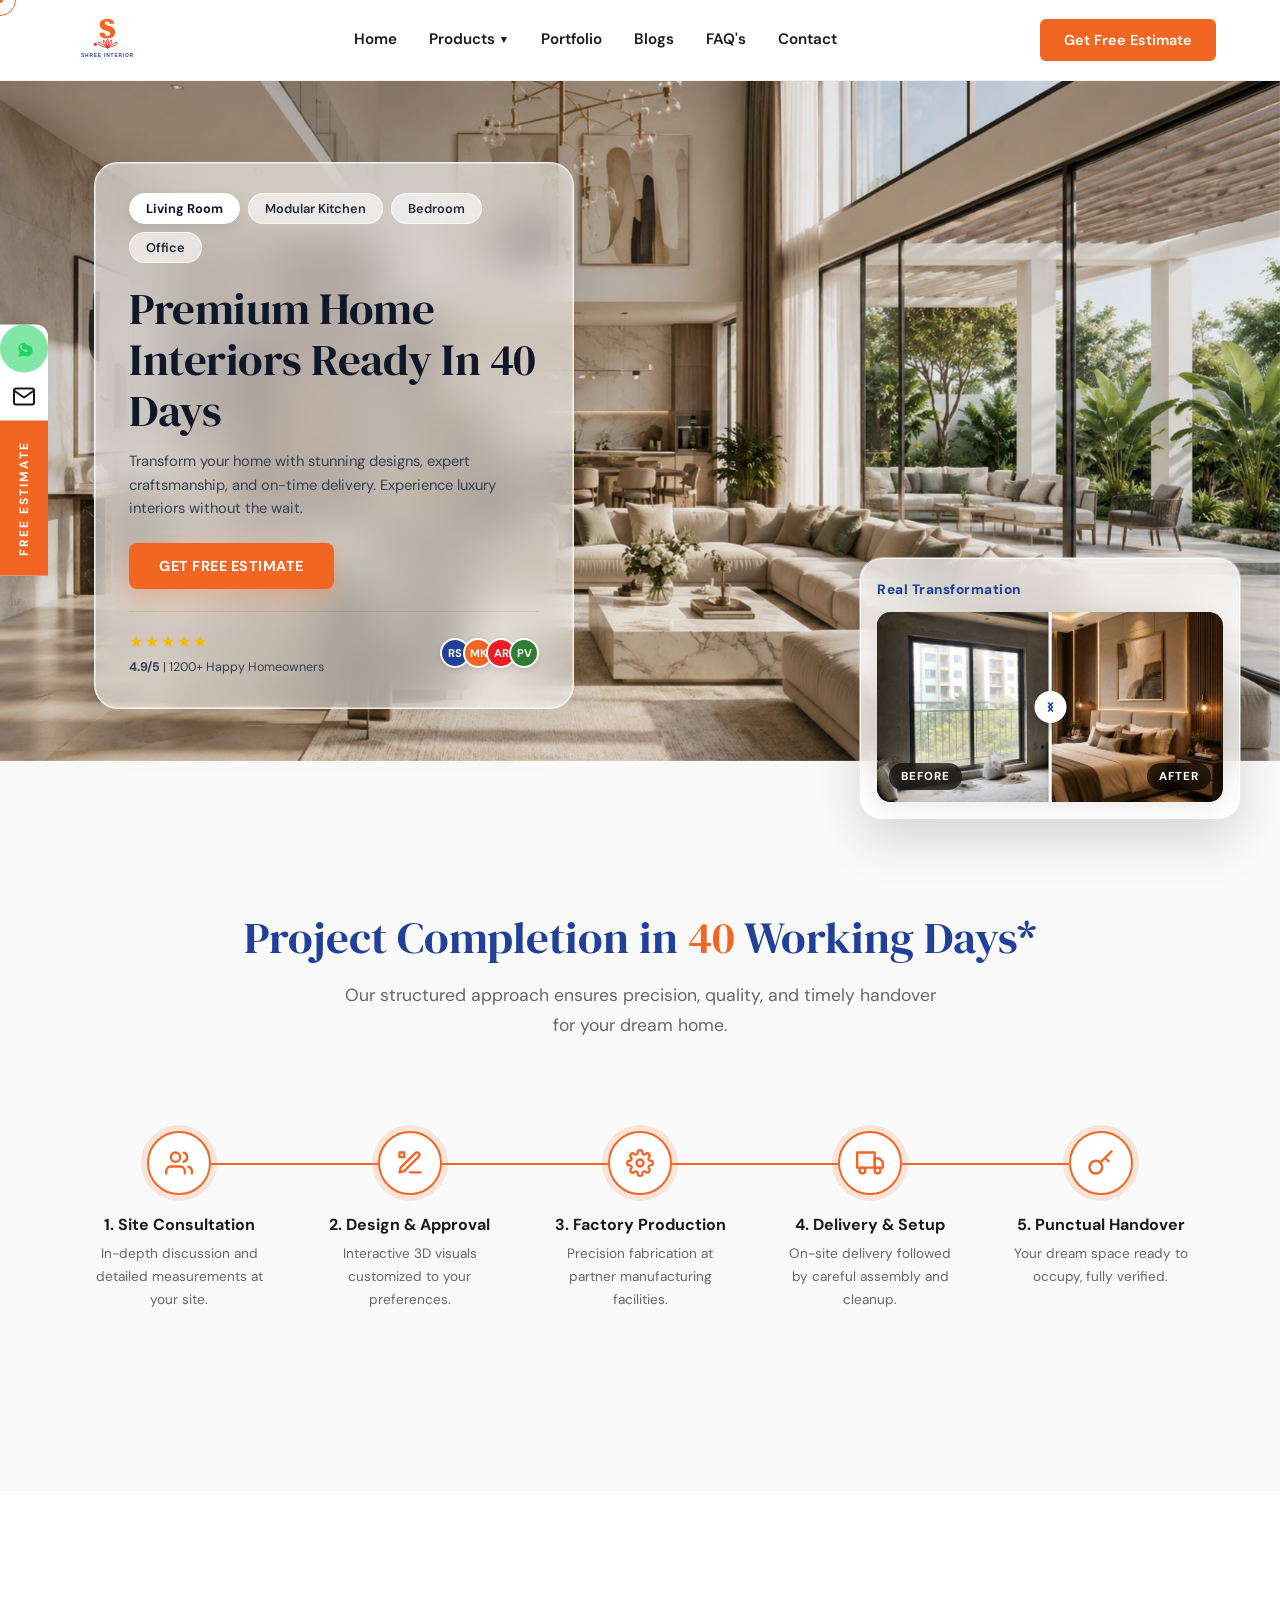
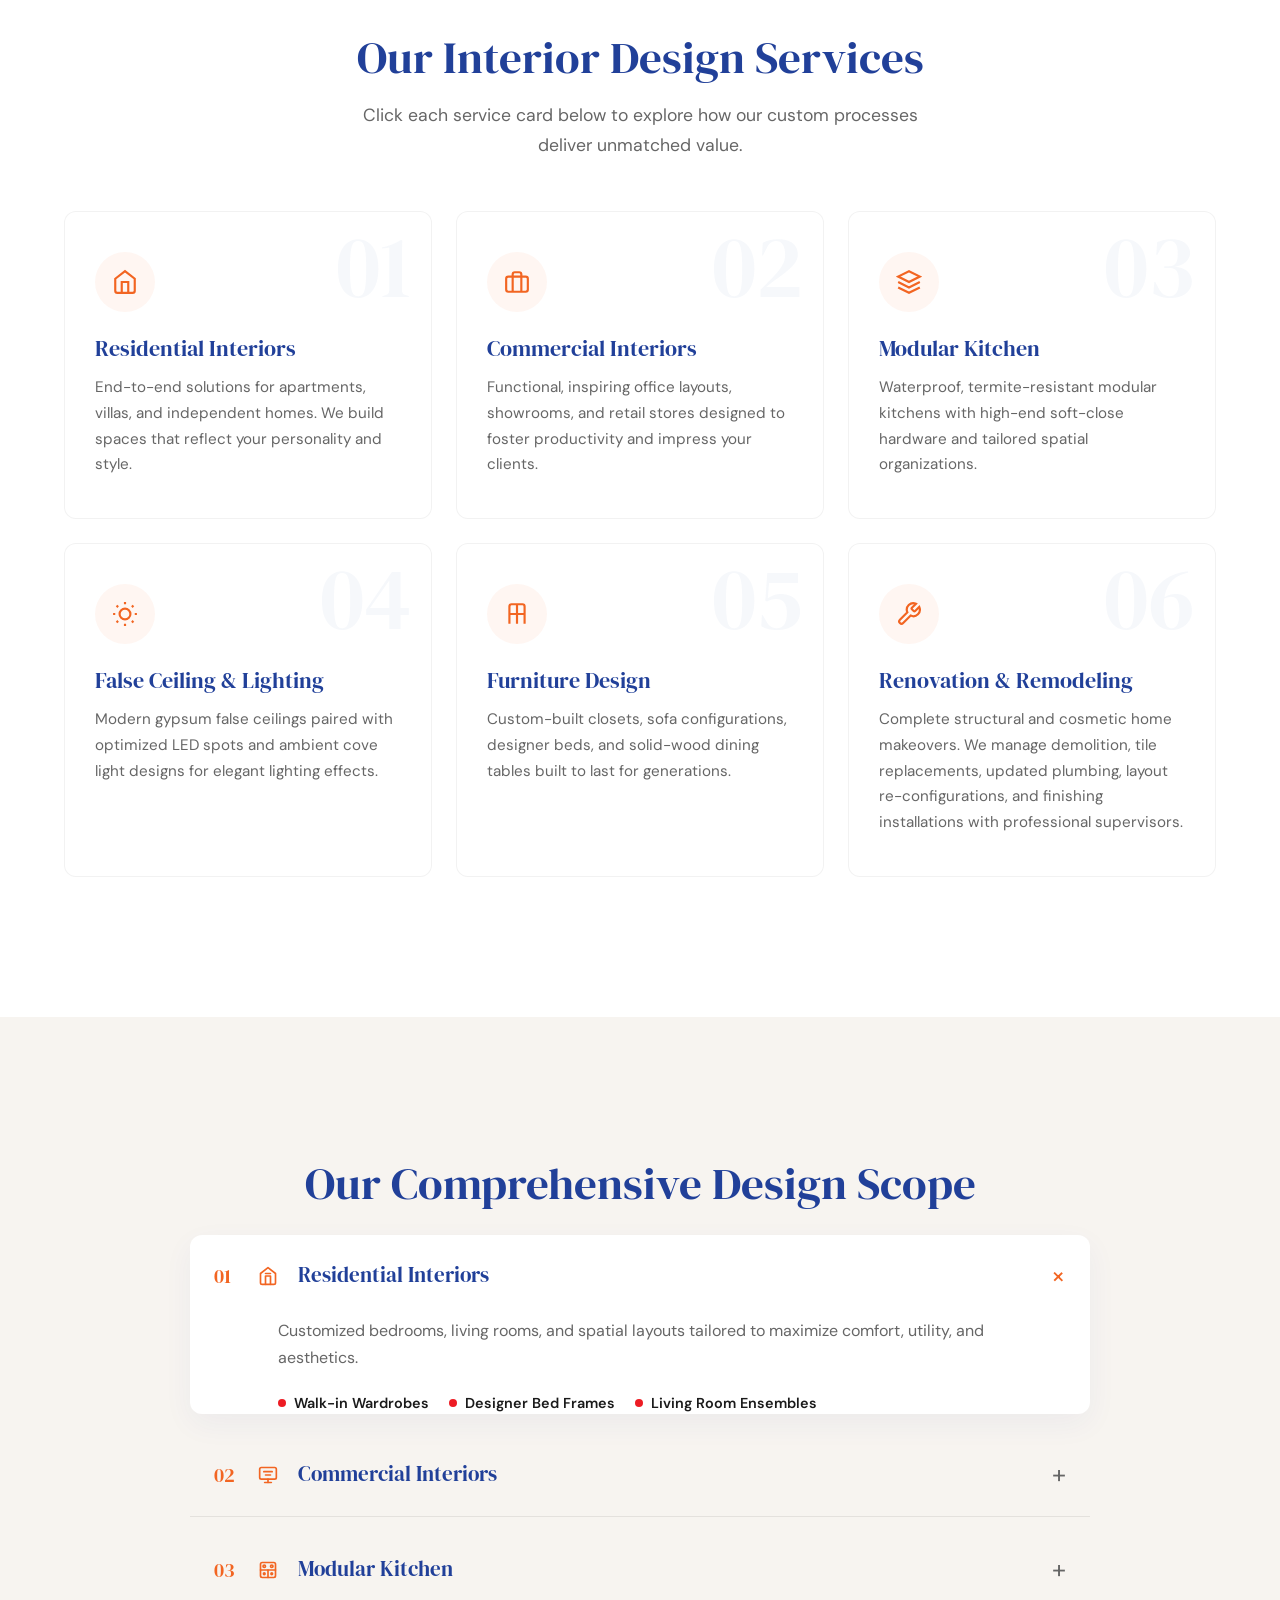
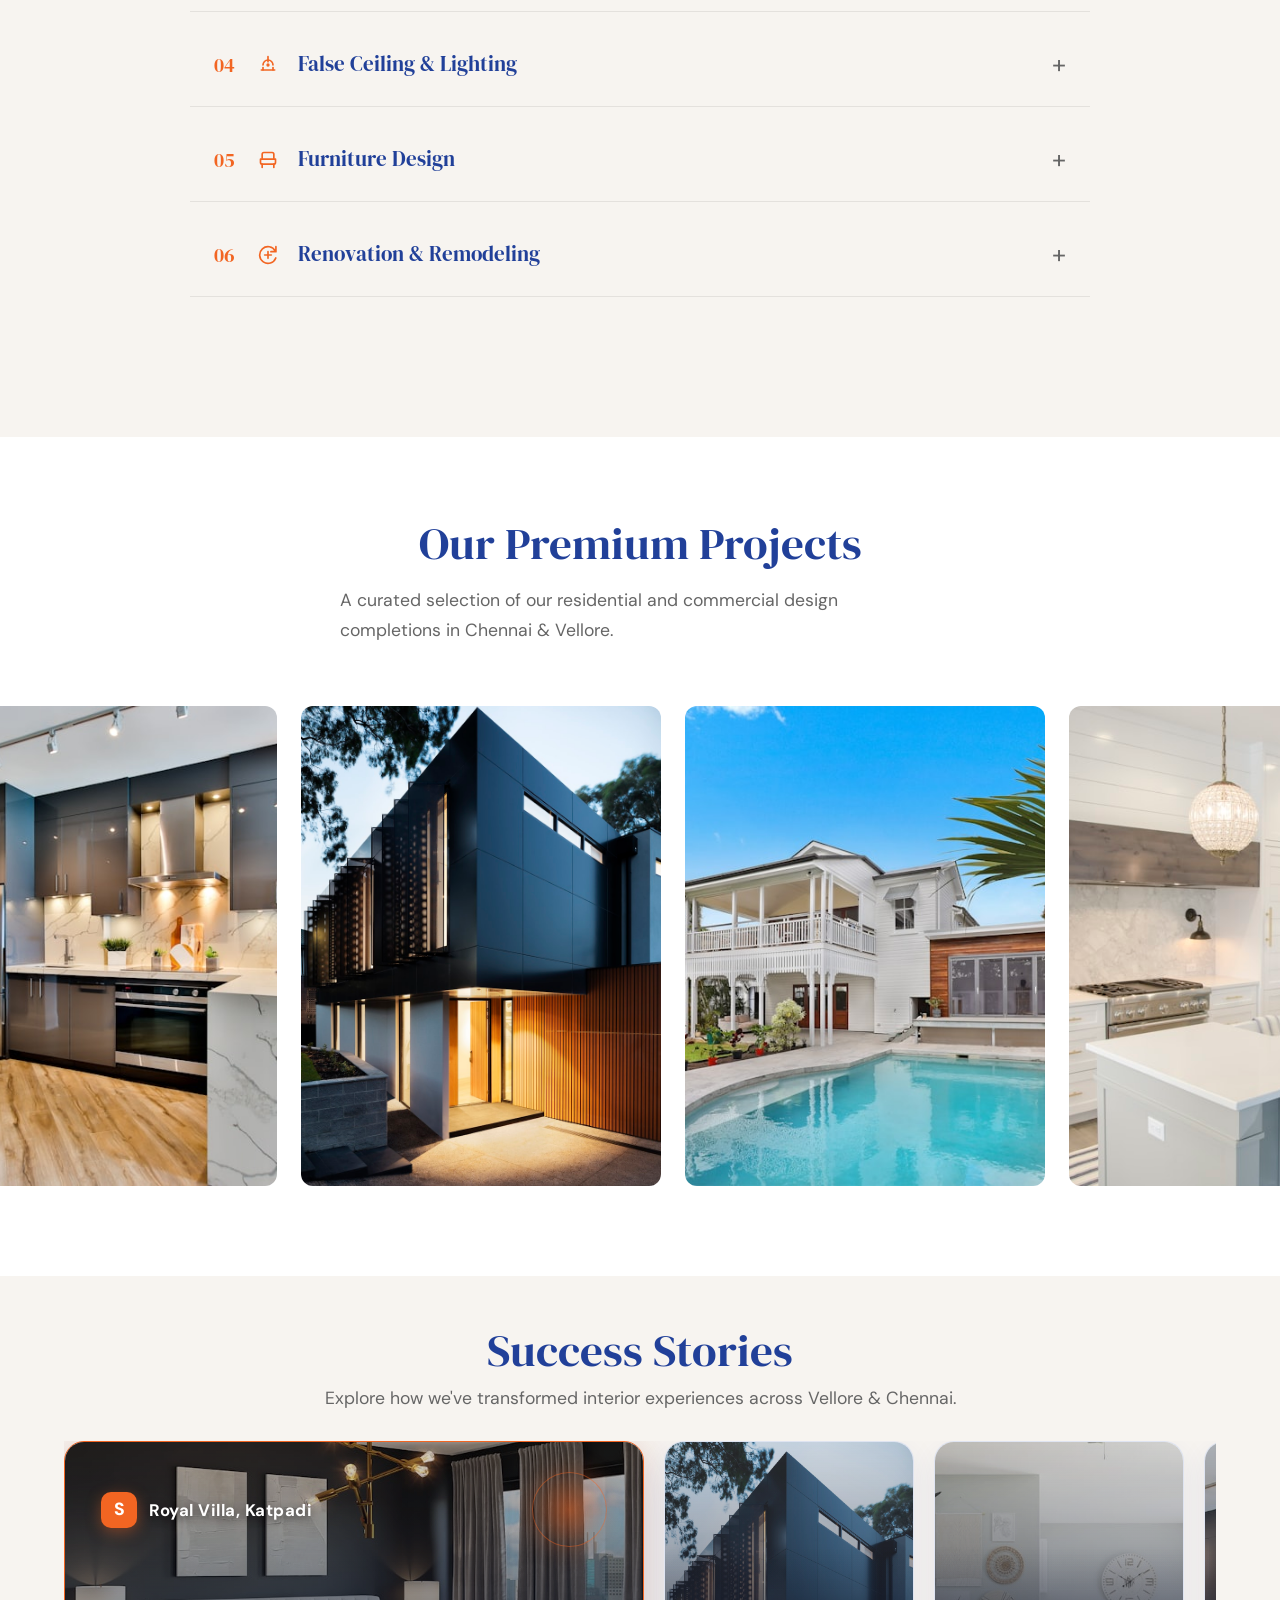
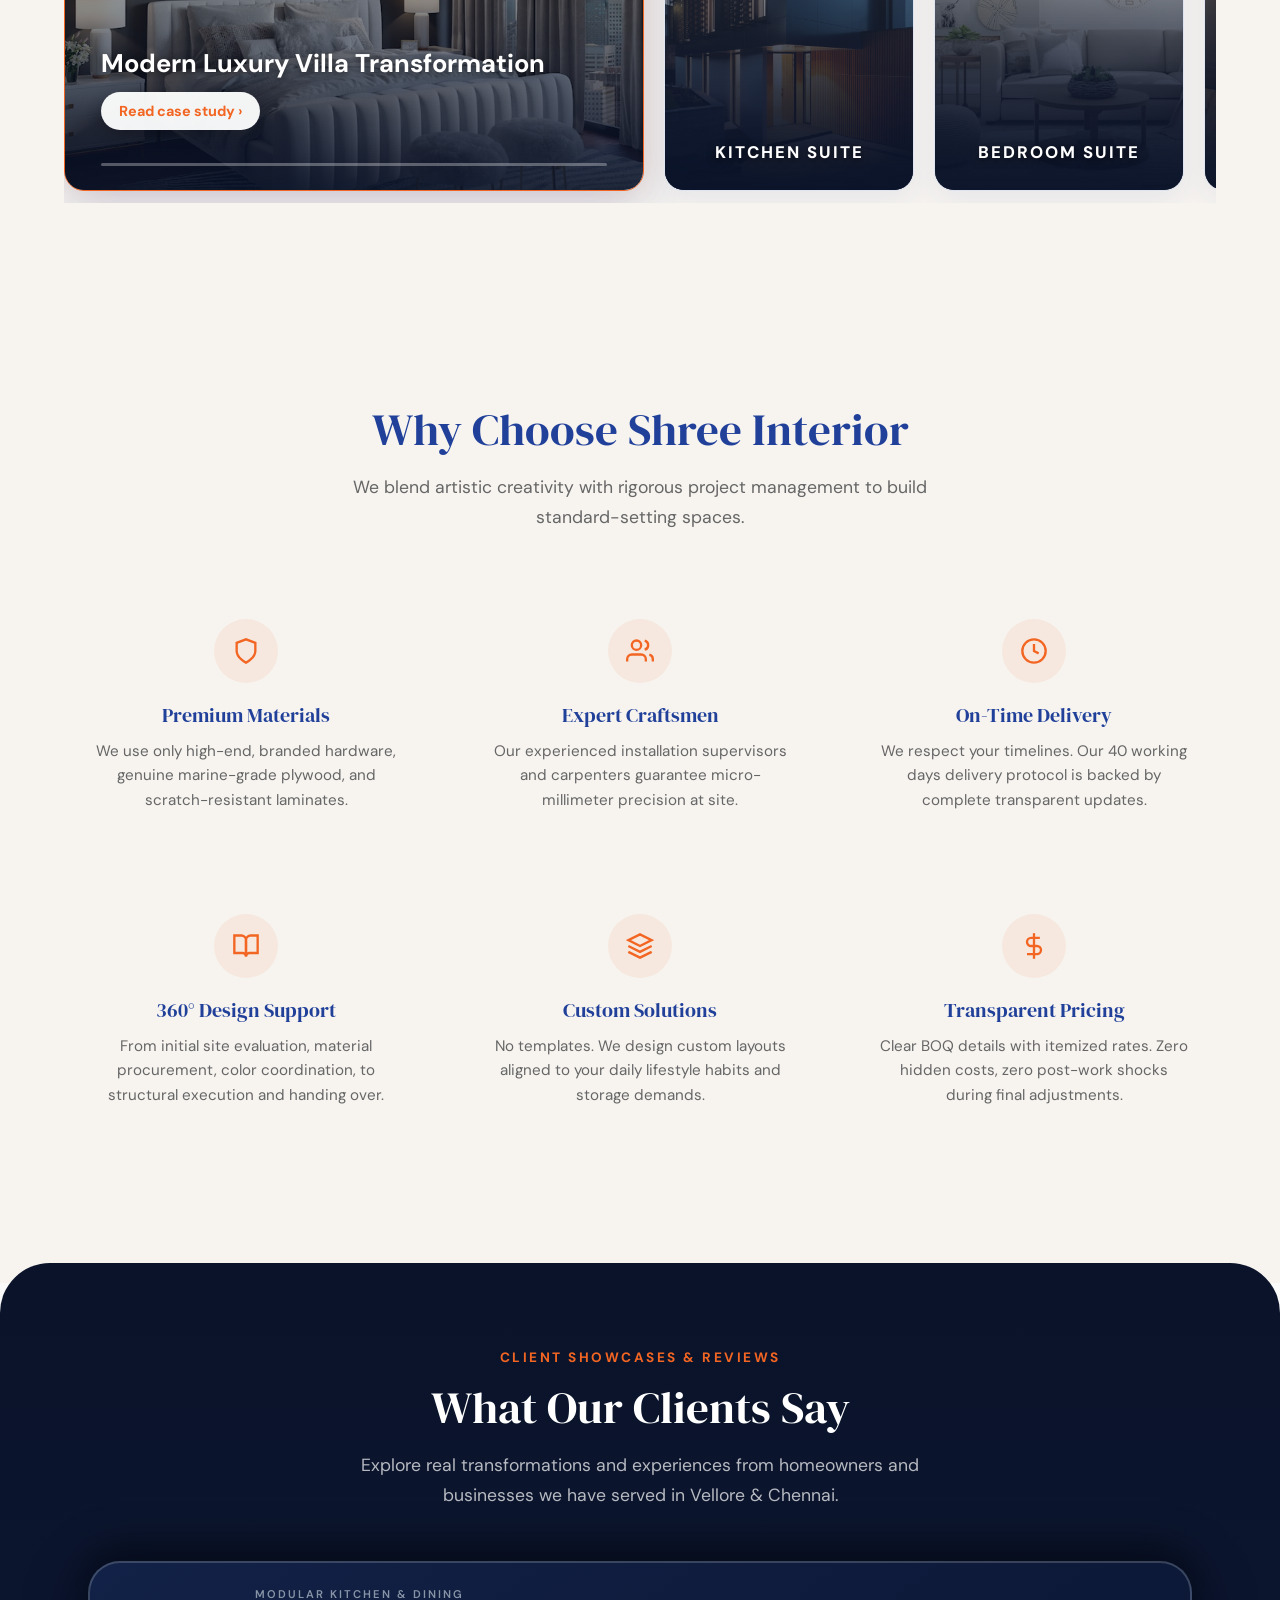
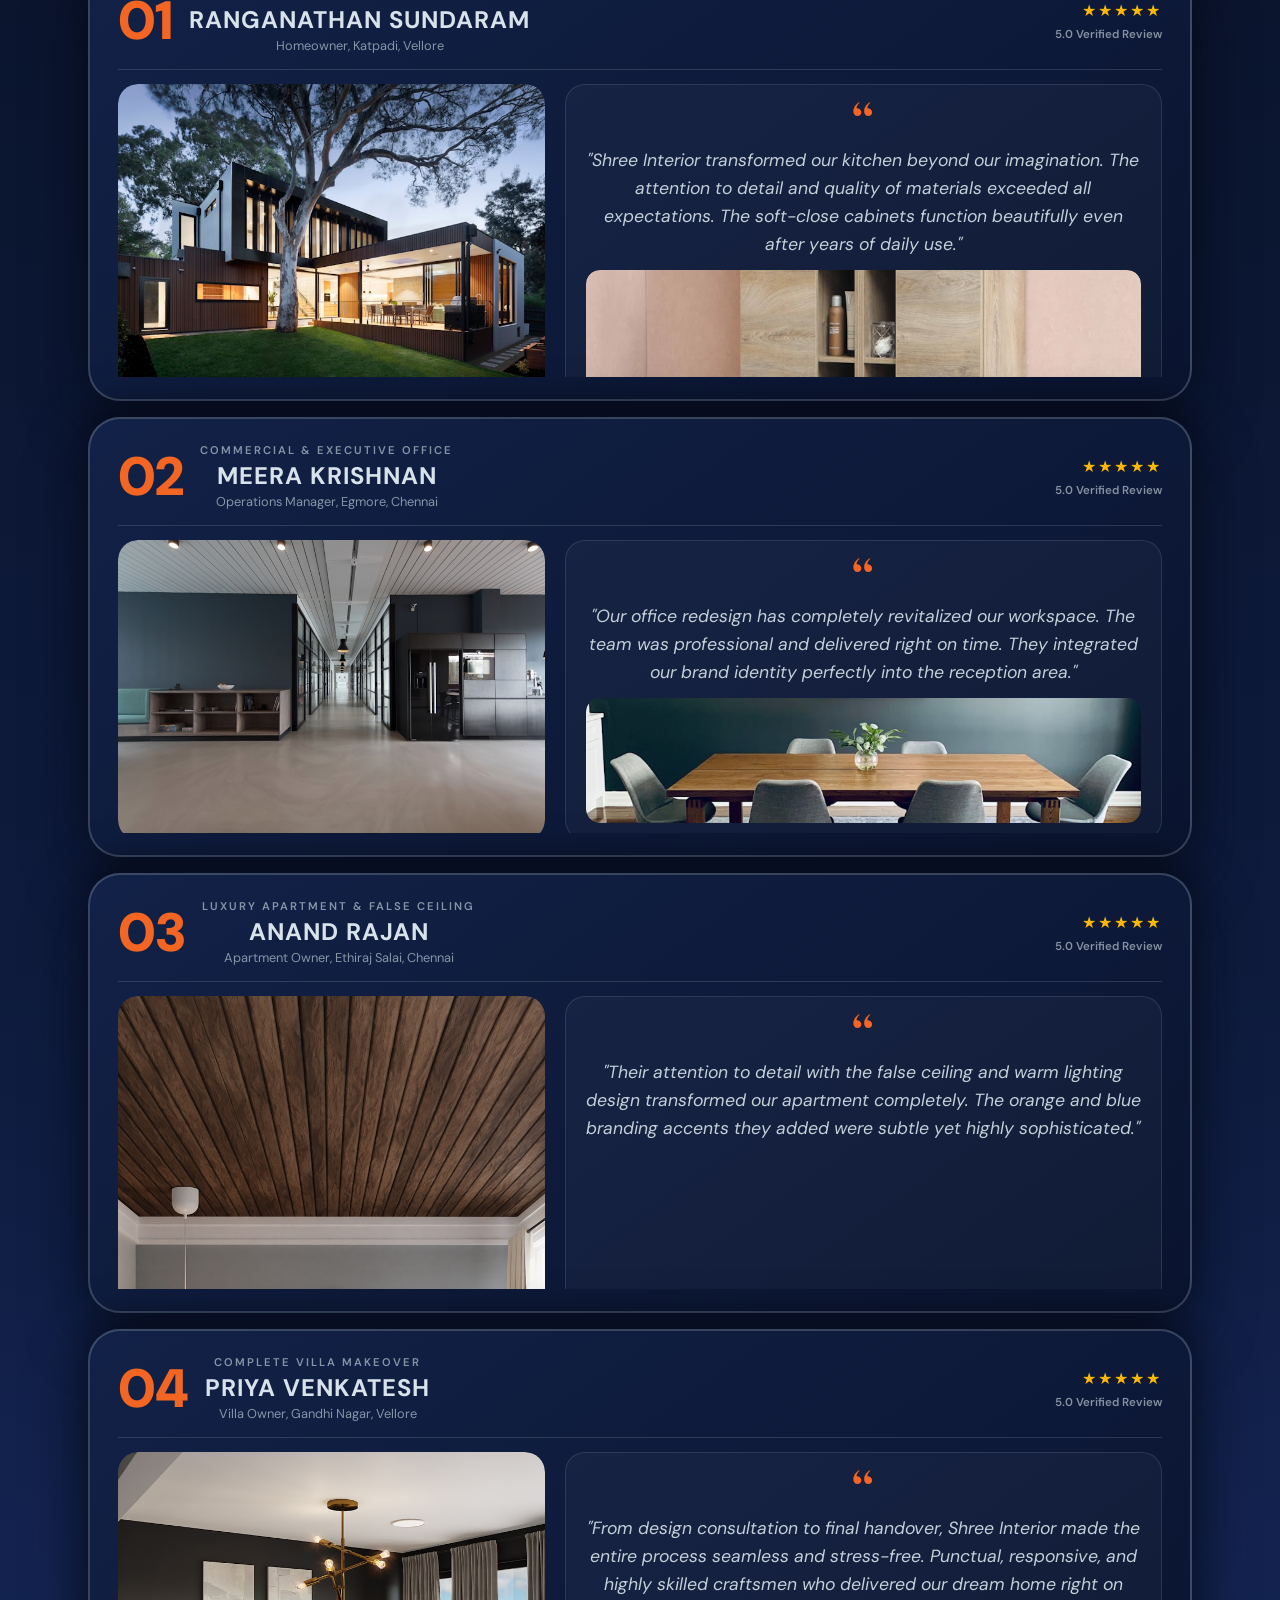
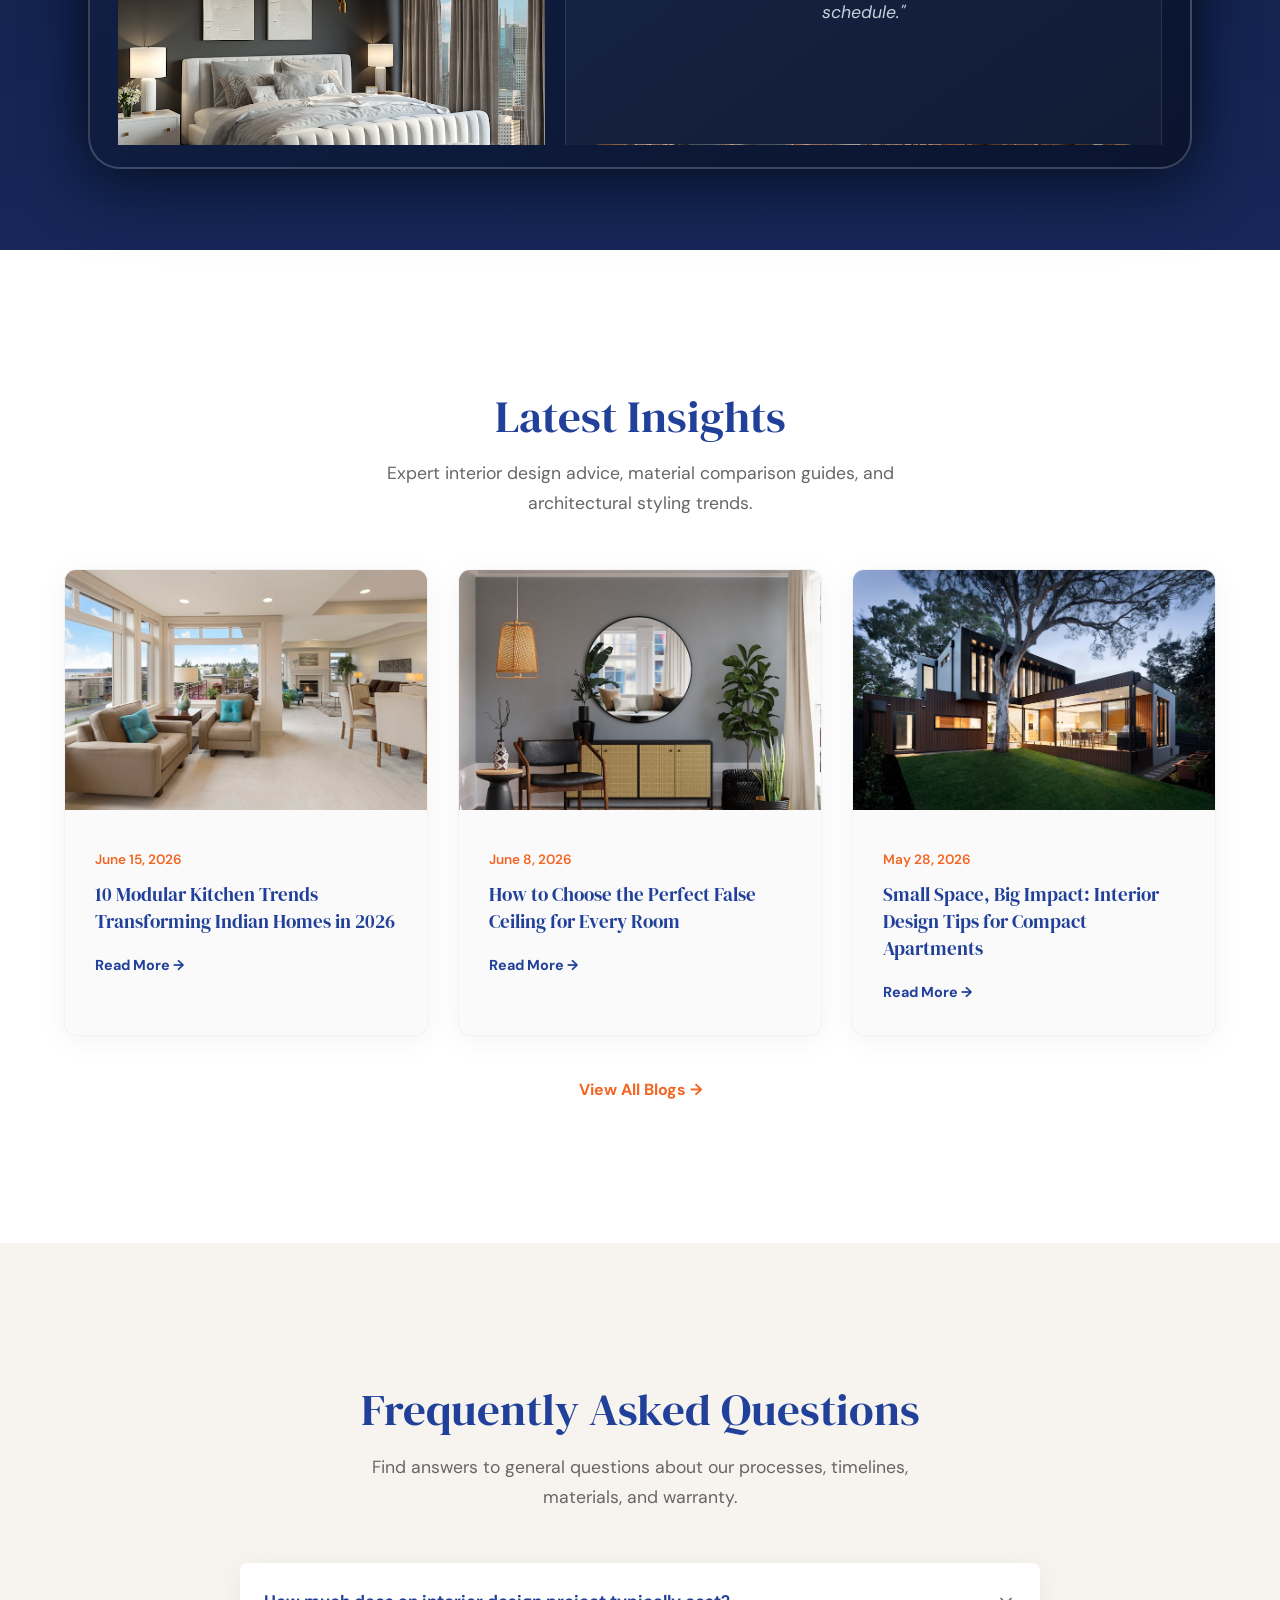
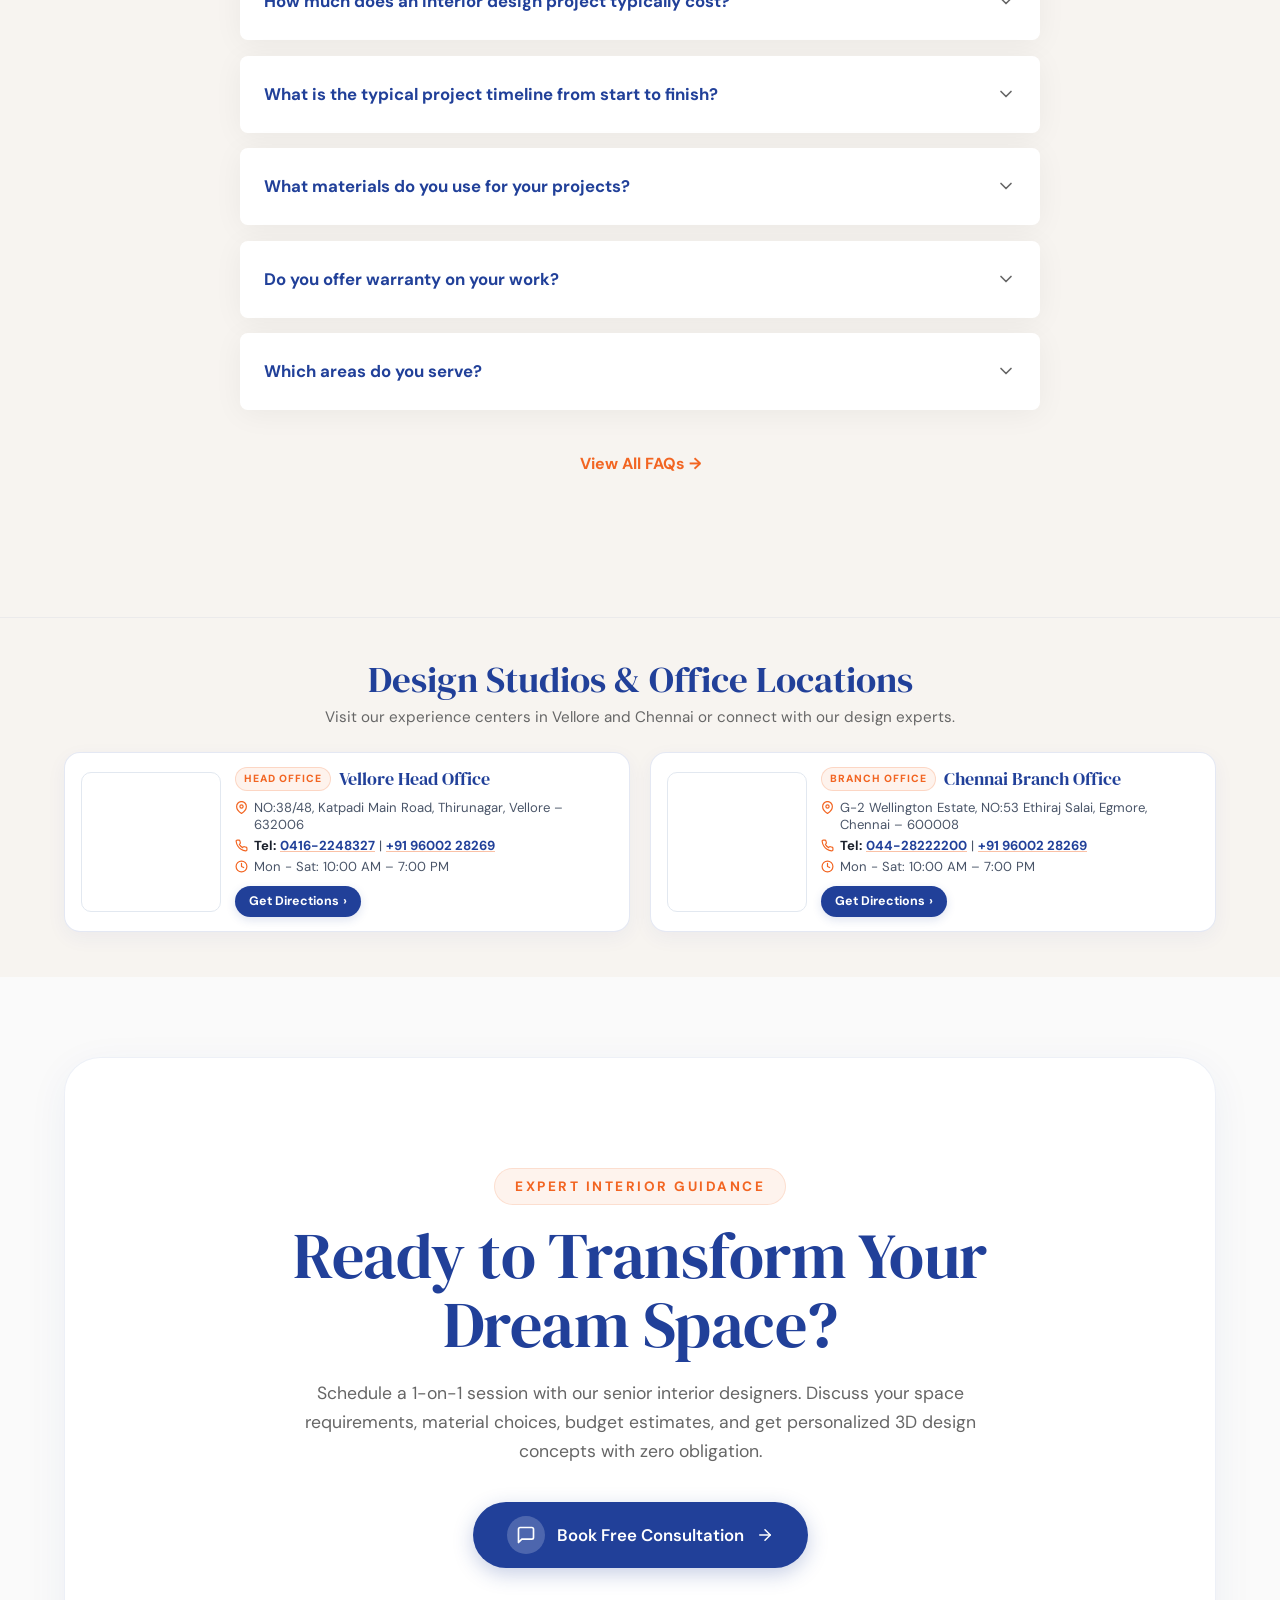
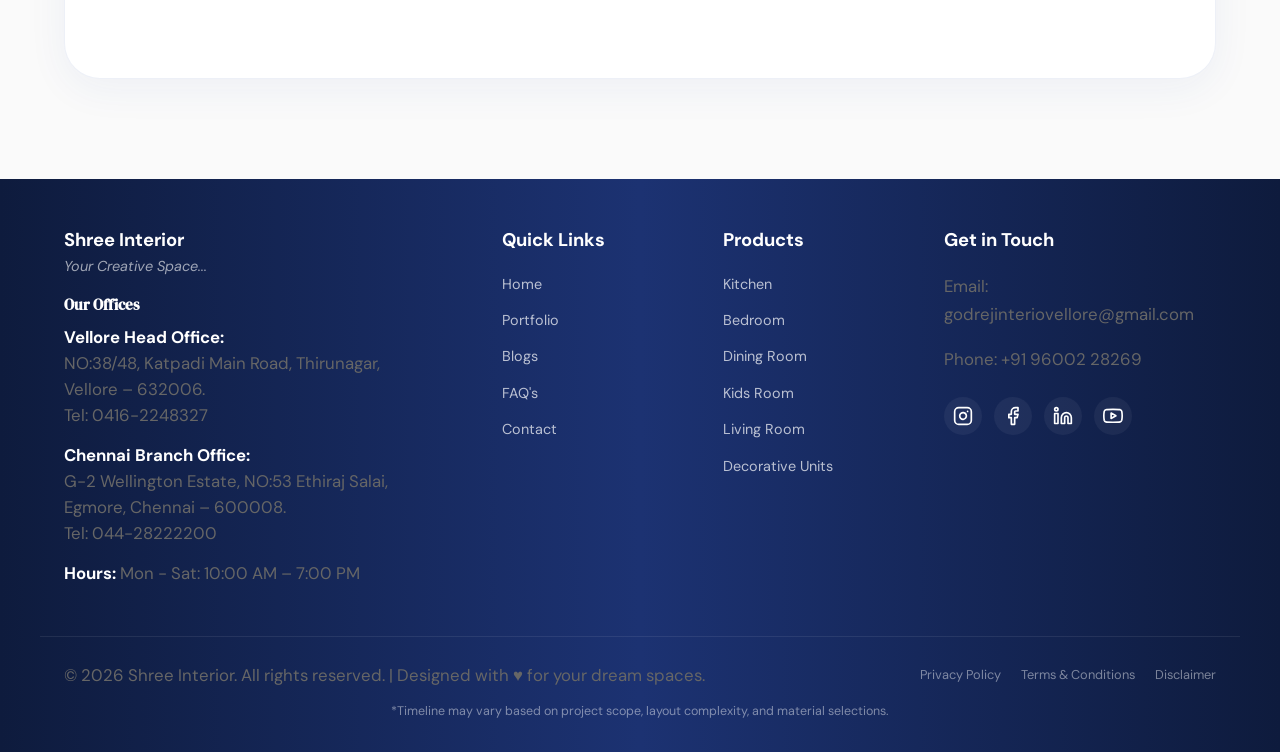
<file: index.html>
<!DOCTYPE html>
<html lang="en">
<head>
  <meta charset="UTF-8">
  <meta name="viewport" content="width=device-width, initial-scale=1.0">
  <title>Shree Interior — Premium Home Interior Design | Vellore & Chennai</title>
  <meta name="description" content="Shree Interior offers premium home and commercial interior design services in Vellore & Chennai. Modular kitchens, false ceilings, furniture design, and complete renovation solutions.">
  
  <!-- SEO & Crawling Metadata -->
  <meta name="robots" content="index, follow">
  <link rel="canonical" href="https://shreeinterior.in/">
  <meta name="keywords" content="interior design vellore, interior design chennai, modular kitchen vellore, false ceiling vellore, home renovation chennai, shree interior">
  
  <!-- Open Graph / Facebook -->
  <meta property="og:type" content="website">
  <meta property="og:url" content="https://shreeinterior.in/">
  <meta property="og:title" content="Shree Interior — Premium Home Interior Design | Vellore & Chennai">
  <meta property="og:description" content="Shree Interior offers premium home and commercial interior design services in Vellore & Chennai. Modular kitchens, false ceilings, furniture design, and complete renovation solutions.">
  <meta property="og:image" content="https://shreeinterior.in/assets/images/logo.svg">
  <meta property="og:site_name" content="Shree Interior">

  <!-- Twitter -->
  <meta name="twitter:card" content="summary_large_image">
  <meta name="twitter:url" content="https://shreeinterior.in/">
  <meta name="twitter:title" content="Shree Interior — Premium Home Interior Design | Vellore & Chennai">
  <meta name="twitter:description" content="Shree Interior offers premium home and commercial interior design services in Vellore & Chennai. Modular kitchens, false ceilings, furniture design, and complete renovation solutions.">
  <meta name="twitter:image" content="https://shreeinterior.in/assets/images/logo.svg">

  <!-- Local Business Structured Data for Search Engine Optimization -->
  <script type="application/ld+json">
  {
    "@context": "https://schema.org",
    "@type": "HomeAndConstructionBusiness",
    "name": "Shree Interior - Vellore",
    "image": "https://shreeinterior.in/assets/images/logo.svg",
    "url": "https://shreeinterior.in/",
    "telephone": "+919600228269",
    "priceRange": "$",
    "address": {
      "@type": "PostalAddress",
      "streetAddress": "NO:38/48, Katpadi Main Road, Thirunagar",
      "addressLocality": "Vellore",
      "addressRegion": "Tamil Nadu",
      "postalCode": "632006",
      "addressCountry": "IN"
    },
    "openingHoursSpecification": {
      "@type": "OpeningHoursSpecification",
      "dayOfWeek": [
        "Monday",
        "Tuesday",
        "Wednesday",
        "Thursday",
        "Friday",
        "Saturday"
      ],
      "opens": "10:00",
      "closes": "19:00"
    }
  }
  </script>
  <script type="application/ld+json">
  {
    "@context": "https://schema.org",
    "@type": "HomeAndConstructionBusiness",
    "name": "Shree Interior - Chennai",
    "image": "https://shreeinterior.in/assets/images/logo.svg",
    "url": "https://shreeinterior.in/",
    "telephone": "+919600228269",
    "priceRange": "$",
    "address": {
      "@type": "PostalAddress",
      "streetAddress": "G-2 Wellington Estate, NO:53 Ethiraj Salai, Egmore",
      "addressLocality": "Chennai",
      "addressRegion": "Tamil Nadu",
      "postalCode": "600008",
      "addressCountry": "IN"
    },
    "openingHoursSpecification": {
      "@type": "OpeningHoursSpecification",
      "dayOfWeek": [
        "Monday",
        "Tuesday",
        "Wednesday",
        "Thursday",
        "Friday",
        "Saturday"
      ],
      "opens": "10:00",
      "closes": "19:00"
    }
  }
  </script>

  <!-- Preconnect and Google Fonts -->
  <link rel="preconnect" href="https://fonts.googleapis.com">
  <link rel="preconnect" href="https://fonts.gstatic.com" crossorigin>
  <link href="https://fonts.googleapis.com/css2?family=DM+Sans:wght@400;500;600;700&family=DM+Serif+Display:ital@0;1&display=swap" rel="stylesheet" fetchpriority="high">
  
  <!-- Main Stylesheet -->
  <link rel="stylesheet" href="css/style.min.css">
  
  <!-- Favicon -->
  <link rel="icon" type="image/svg+xml" href="assets/images/logo.svg">
</head>
<body>
  <!-- Preloader -->
  <div class="preloader" id="preloader">
    <img src="assets/images/logo.svg" alt="Shree Interior Logo" class="preloader__logo">
  </div>


  <!-- 1. Custom Cursor (Desktop Only) -->
  <div class="custom-cursor" id="customCursor">
    <div class="cursor__dot"></div>
    <div class="cursor__ring"></div>
  </div>

  <!-- 3. Header -->
  <header class="header">
    <div class="header__container container">
      <a href="index.html" class="header__logo">
        <img src="assets/images/logo.svg" alt="Shree Interior" class="header__logo-img">
      </a>
      
      <nav class="header__nav">
        <ul class="header__nav-list">
          <li class="nav__item-wrapper">
            <a href="index.html" class="nav__item">Home</a>
          </li>
          <li class="nav__item-wrapper nav__item--has-dropdown">
            <span class="nav__item">Products <span class="nav__arrow">▼</span></span>
            <ul class="header__dropdown">
              <li><a href="modular-kitchen.html">Modular Kitchen</a></li>
              <li><a href="bedroom.html">Bedroom</a></li>
              <li><a href="dining-room.html">Dining Room</a></li>
              <li><a href="kids-room.html">Kids Room</a></li>
              <li><a href="living-room.html">Living Room</a></li>
              <li><a href="decorative-units.html">Decorative Units</a></li>
            </ul>
          </li>
          <li class="nav__item-wrapper">
            <a href="portfolio.html" class="nav__item">Portfolio</a>
          </li>
          <li class="nav__item-wrapper">
            <a href="blogs.html" class="nav__item">Blogs</a>
          </li>
          <li class="nav__item-wrapper">
            <a href="faqs.html" class="nav__item">FAQ's</a>
          </li>
          <li class="nav__item-wrapper">
            <a href="contact.html" class="nav__item">Contact</a>
          </li>
        </ul>
      </nav>
      
      <button class="header__cta-btn" data-modal-trigger>Get Free Estimate</button>
      
      <button class="header__hamburger" aria-label="Toggle Mobile Menu">
        <span></span>
        <span></span>
        <span></span>
      </button>
    </div>
  </header>

  <!-- 4. Mobile Drawer -->
  <div class="mobile-drawer">
    <div class="mobile-drawer__content">
      <div class="mobile-drawer__header">
        <a href="index.html" class="mobile-drawer__logo">
          <img src="assets/images/logo.svg" alt="Shree Interior" class="mobile-drawer__logo-img">
        </a>
      </div>
      
      <nav class="mobile-drawer__nav">
        <ul class="mobile-drawer__list">
          <li><a href="index.html">Home</a></li>
          <li class="mobile-drawer__item--has-accordion">
            <button class="mobile-drawer__products-toggle">Products <span class="nav__arrow">▼</span></button>
            <ul class="mobile-drawer__products-list">
              <li><a href="modular-kitchen.html">Modular Kitchen</a></li>
              <li><a href="bedroom.html">Bedroom</a></li>
              <li><a href="dining-room.html">Dining Room</a></li>
              <li><a href="kids-room.html">Kids Room</a></li>
              <li><a href="living-room.html">Living Room</a></li>
              <li><a href="decorative-units.html">Decorative Units</a></li>
            </ul>
          </li>
          <li><a href="portfolio.html">Portfolio</a></li>
          <li><a href="blogs.html">Blogs</a></li>
          <li><a href="faqs.html">FAQ's</a></li>
          <li><a href="contact.html">Contact</a></li>
        </ul>
      </nav>
      
      <div class="mobile-drawer__actions">
        <a href="https://wa.me/919600228269?text=Hi%20Shree%20Interior%2C%20I%27d%20like%20to%20discuss%20an%20interior%20project..." class="mobile-action-btn mobile-action-btn--whatsapp" target="_blank" rel="noopener">
          <svg class="mobile-action-btn__icon" viewBox="0 0 24 24" width="20" height="20">
            <path fill="currentColor" d="M12.031 6.172c-3.181 0-5.767 2.586-5.768 5.766-.001 1.298.424 2.5 1.145 3.473L6.5 20.5l5.241-1.375c.953.52 2.044.814 3.206.814 3.18 0 5.767-2.586 5.768-5.766.001-3.18-2.586-5.766-5.768-5.766h.084zm3.966 8.358c-.167.472-.82.862-1.347.973-.362.076-.833.141-2.42-.516-2.029-.838-3.329-2.91-3.429-3.045-.102-.136-.827-.968-.827-1.847 0-.88.46-1.312.626-1.488.166-.176.362-.22.482-.22h.346c.108 0 .253-.04.397.302.15.358.513 1.25.558 1.342.045.093.076.2.015.321-.061.12-.09.196-.181.302-.09.106-.19.237-.272.317-.09.088-.184.184-.08.362.105.18.468.77.998 1.242.684.608 1.26.797 1.439.886.18.09.284.076.39-.045.105-.12.459-.533.58-.714.12-.18.24-.15.405-.09.165.06 1.05.495 1.23.585.18.09.3.136.346.216.046.08.046.463-.121.935v.002z"/>
          </svg>
          Chat on WhatsApp
        </a>
        <a href="mailto:godrejinteriovellore@gmail.com" class="mobile-action-btn mobile-action-btn--email">
          <svg class="mobile-action-btn__icon" viewBox="0 0 24 24" width="20" height="20">
            <path fill="none" stroke="currentColor" stroke-width="2" stroke-linecap="round" stroke-linejoin="round" d="M3 8l7.89 5.26a2 2 0 002.22 0L21 8M5 19h14a2 2 0 002-2V7a2 2 0 00-2-2H5a2 2 0 00-2 2v10a2 2 0 002 2z"/>
          </svg>
          Email Us
        </a>
        <button class="mobile-action-btn mobile-action-btn--estimate" data-modal-trigger>
          Get Free Estimate
        </button>
      </div>
    </div>
  </div>

  <!-- 5. Side Rail -->
  <div class="side-rail">
    <a href="https://wa.me/919600228269?text=Hi%20Shree%20Interior%2C%20I%27d%20like%20to%20discuss%20an%20interior%20project..." class="side-rail__link side-rail__link--whatsapp" target="_blank" rel="noopener" aria-label="Chat on WhatsApp">
      <span class="pulse-glow"></span>
      <span class="pulse-glow"></span>
      <svg width="24" height="24" viewBox="0 0 24 24" fill="currentColor">
        <path d="M12.031 6.172c-3.181 0-5.767 2.586-5.768 5.766-.001 1.298.424 2.5 1.145 3.473L6.5 20.5l5.241-1.375c.953.52 2.044.814 3.206.814 3.18 0 5.767-2.586 5.768-5.766.001-3.18-2.586-5.766-5.768-5.766h.084zm3.966 8.358c-.167.472-.82.862-1.347.973-.362.076-.833.141-2.42-.516-2.029-.838-3.329-2.91-3.429-3.045-.102-.136-.827-.968-.827-1.847 0-.88.46-1.312.626-1.488.166-.176.362-.22.482-.22h.346c.108 0 .253-.04.397.302.15.358.513 1.25.558 1.342.045.093.076.2.015.321-.061.12-.09.196-.181.302-.09.106-.19.237-.272.317-.09.088-.184.184-.08.362.105.18.468.77.998 1.242.684.608 1.26.797 1.439.886.18.09.284.076.39-.045.105-.12.459-.533.58-.714.12-.18.24-.15.405-.09.165.06 1.05.495 1.23.585.18.09.3.136.346.216.046.08.046.463-.121.935v.002z"/>
      </svg>
    </a>
    <a href="mailto:godrejinteriovellore@gmail.com" class="side-rail__link side-rail__link--email" aria-label="Send Email">
      <svg width="24" height="24" viewBox="0 0 24 24" fill="none" stroke="currentColor" stroke-width="2" stroke-linecap="round" stroke-linejoin="round">
        <path d="M4 4h16c1.1 0 2 .9 2 2v12c0 1.1-.9 2-2 2H4c-1.1 0-2-.9-2-2V6c0-1.1.9-2 2-2z"/>
        <polyline points="22,6 12,13 2,6"/>
      </svg>
    </a>
    <button class="side-rail__estimate" data-modal-trigger>
      Free Estimate
    </button>
  </div>

  <!-- Main Content Wrap for Semantic HTML / SEO -->
  <main>

  <!-- 6. Hero Section (Ultra Premium Cinematic Glassmorphic Hero with Responsive Art Direction) -->
  <section id="hero" class="hero-cinematic">
    <!-- Dynamic Cinematic Background Image Wrapper with Art Direction -->
    <div class="hero-cinematic__bg-wrapper">
      <picture id="heroBgPicture">
        <source media="(max-width: 768px)" srcset="assets/images/hero/villa_mobile_view.avif" type="image/avif" id="heroBgMobileAvif">
        <source media="(max-width: 768px)" srcset="assets/images/hero/villa_mobile_view.webp" type="image/webp" id="heroBgMobileWebp">
        <source srcset="assets/images/hero/villa_desktop_view.avif" type="image/avif" id="heroBgDesktopAvif">
        <source srcset="assets/images/hero/villa_desktop_view.webp" type="image/webp" id="heroBgDesktopWebp">
        <img src="assets/images/hero/villa_desktop_view.webp" id="heroBgImg" alt="Premium Home Interiors" class="hero-cinematic__bg-img" loading="eager">
      </picture>
      <div class="hero-cinematic__overlay"></div>
    </div>

    <div class="hero-cinematic__container container">
      <!-- Left Side: Frosted Glass Content Card with Category Switcher -->
      <div class="hero-glass-card reveal-up">
        <!-- Interactive Category Switcher Pills -->
        <div class="hero-category-pills">
          <button class="hero-pill active"
            data-category="living"
            data-desktop-avif="assets/images/hero/villa_desktop_view.avif"
            data-desktop-webp="assets/images/hero/villa_desktop_view.webp"
            data-mobile-avif="assets/images/hero/villa_mobile_view.avif"
            data-mobile-webp="assets/images/hero/villa_mobile_view.webp"
            data-before-avif="assets/images/hero/After_Bedroom_image.avif"
            data-before-webp="assets/images/hero/After_Bedroom_image.webp"
            data-after-avif="assets/images/hero/Before_Bedroom_image.avif"
            data-after-webp="assets/images/hero/Before_Bedroom_image.webp"
          >Living Room</button>
          <button class="hero-pill"
            data-category="kitchen"
            data-desktop-avif="assets/images/hero/Modular_Kitchen_Desktop_view.avif"
            data-desktop-webp="assets/images/hero/Modular_Kitchen_Desktop_view.webp"
            data-mobile-avif="assets/images/hero/Modular_Kitchen_Mobile_view.avif"
            data-mobile-webp="assets/images/hero/Modular_Kitchen_Mobile_view.webp"
            data-before-avif="assets/images/hero/After_Bedroom_image.avif"
            data-before-webp="assets/images/hero/After_Bedroom_image.webp"
            data-after-avif="assets/images/hero/Before_Bedroom_image.avif"
            data-after-webp="assets/images/hero/Before_Bedroom_image.webp"
          >Modular Kitchen</button>
          <button class="hero-pill"
            data-category="bedroom"
            data-desktop-avif="assets/images/hero/Bedroom_Desktop_view.avif"
            data-desktop-webp="assets/images/hero/Bedroom_Desktop_view.webp"
            data-mobile-avif="assets/images/hero/Bedroom_Mobile_view.avif"
            data-mobile-webp="assets/images/hero/Bedroom_Mobile_view.webp"
            data-before-avif="assets/images/hero/After_Bedroom_image.avif"
            data-before-webp="assets/images/hero/After_Bedroom_image.webp"
            data-after-avif="assets/images/hero/Before_Bedroom_image.avif"
            data-after-webp="assets/images/hero/Before_Bedroom_image.webp"
          >Bedroom</button>
          <button class="hero-pill"
            data-category="office"
            data-desktop-avif="assets/images/hero/Office_Desktop_view.avif"
            data-desktop-webp="assets/images/hero/Office_Desktop_view.webp"
            data-mobile-avif="assets/images/hero/Office_Mobile_view.avif"
            data-mobile-webp="assets/images/hero/Office_Mobile_view.webp"
            data-before-avif="assets/images/hero/After_Bedroom_image.avif"
            data-before-webp="assets/images/hero/After_Bedroom_image.webp"
            data-after-avif="assets/images/hero/Before_Bedroom_image.avif"
            data-after-webp="assets/images/hero/Before_Bedroom_image.webp"
          >Office</button>
        </div>

        <h1 class="hero-glass-title">Premium Home Interiors Ready In 40 Days</h1>
        <p class="hero-glass-subtitle">Transform your home with stunning designs, expert craftsmanship, and on-time delivery. Experience luxury interiors without the wait.</p>

        <div class="hero-glass-actions">
          <button class="btn btn-primary hero-btn-cta" data-modal-trigger>GET FREE ESTIMATE</button>
        </div>

        <div class="hero-glass-footer">
          <div class="hero-rating-box">
            <span class="hero-stars">★★★★★</span>
            <span class="hero-rating-text"><strong>4.9/5</strong> | 1200+ Happy Homeowners</span>
          </div>
          <div class="hero-avatar-stack">
            <div class="hero-avatar" style="background-color: #214099;">RS</div>
            <div class="hero-avatar" style="background-color: #F26522;">MK</div>
            <div class="hero-avatar" style="background-color: #ED1C24;">AR</div>
            <div class="hero-avatar" style="background-color: #2e7d32;">PV</div>
          </div>
        </div>
      </div>

      <!-- Bottom-Right Overlapping Before & After Drag Slider Card -->
      <div class="hero-before-after-card reveal-up">
        <div class="hero-ba-header">
          <span class="hero-ba-title">Real Transformation</span>
        </div>
        <div class="before-after-slider" id="heroBaSlider">
          <div class="ba-image ba-image--before">
            <picture id="heroBeforePicture">
              <source srcset="assets/images/hero/After_Bedroom_image.avif" type="image/avif" id="heroBeforeAvif">
              <source srcset="assets/images/hero/After_Bedroom_image.webp" type="image/webp" id="heroBeforeWebp">
              <img src="assets/images/hero/After_Bedroom_image.webp" id="heroBeforeImg" alt="Before Interior Transformation">
            </picture>
          </div>
          <div class="ba-image ba-image--after" id="heroAfterWrapper">
            <picture id="heroAfterPicture">
              <source srcset="assets/images/hero/Before_Bedroom_image.avif" type="image/avif" id="heroAfterAvif">
              <source srcset="assets/images/hero/Before_Bedroom_image.webp" type="image/webp" id="heroAfterWebp">
              <img src="assets/images/hero/Before_Bedroom_image.webp" id="heroAfterImg" alt="After Interior Transformation">
            </picture>
          </div>
          <span class="ba-label ba-label--before">Before</span>
          <span class="ba-label ba-label--after">After</span>
          <div class="ba-handle" id="heroBaHandle">
            <div class="ba-handle-line"></div>
            <div class="ba-handle-circle">
              <svg viewBox="0 0 24 24" width="16" height="16" fill="none" stroke="currentColor" stroke-width="2.5" stroke-linecap="round" stroke-linejoin="round">
                <polyline points="15 18 9 12 15 6"/>
                <polyline points="9 18 15 12 9 6"/>
              </svg>
            </div>
            <div class="ba-handle-line"></div>
          </div>
        </div>
      </div>

    </div>
  </section>

  <!-- 7. Process Flow (40 Working Days & D'LIFE Style SVGs - Adapted Top Padding) -->
  <section id="process" class="process-flow section-padding process-flow--hero-adapted">
    <div class="process-flow__container container">
      <!-- changed from 45 to 40 working days -->
      <h2 class="section-title text-center reveal-up">
        Project Completion in <span class="highlight">40</span> Working Days*
      </h2>
      <p class="section-subtitle text-center reveal-up">Our structured approach ensures precision, quality, and timely handover for your dream home.</p>
      
      <div class="process-flow__track">
        <!-- Step 1: D'LIFE style Consultation (Two people dialog outline) -->
        <div class="process-flow__step">
          <div class="process-flow__icon">
            <svg viewBox="0 0 24 24" width="28" height="28" fill="none" stroke="currentColor" stroke-width="2" stroke-linecap="round" stroke-linejoin="round">
              <path d="M17 21v-2a4 4 0 0 0-4-4H5a4 4 0 0 0-4 4v2"/>
              <circle cx="9" cy="7" r="4"/>
              <path d="M23 21v-2a4 4 0 0 0-3-3.87"/>
              <path d="M16 3.13a4 4 0 0 1 0 7.75"/>
            </svg>
          </div>
          <h3 class="process-flow__title">1. Site Consultation</h3>
          <p class="process-flow__desc">In-depth discussion and detailed measurements at your site.</p>
          <div class="process-flow__connector"></div>
        </div>
        
        <!-- Step 2: D'LIFE style Design blueprint (ruler/pencil layout sketch) -->
        <div class="process-flow__step">
          <div class="process-flow__icon">
            <svg viewBox="0 0 24 24" width="28" height="28" fill="none" stroke="currentColor" stroke-width="2" stroke-linecap="round" stroke-linejoin="round">
              <path d="M12 20h9"/>
              <path d="M16.5 3.5a2.121 2.121 0 0 1 3 3L7 19l-4 1 1-4L16.5 3.5z"/>
              <path d="M3 3h4v4H3z"/>
            </svg>
          </div>
          <h3 class="process-flow__title">2. Design & Approval</h3>
          <p class="process-flow__desc">Interactive 3D visuals customized to your preferences.</p>
          <div class="process-flow__connector"></div>
        </div>
        
        <!-- Step 3: D'LIFE style Production (automated cnc precision manufacture gear) -->
        <div class="process-flow__step">
          <div class="process-flow__icon">
            <svg viewBox="0 0 24 24" width="28" height="28" fill="none" stroke="currentColor" stroke-width="2" stroke-linecap="round" stroke-linejoin="round">
              <circle cx="12" cy="12" r="3"/>
              <path d="M19.4 15a1.65 1.65 0 0 0 .33 1.82l.06.06a2 2 0 1 1-2.83 2.83l-.06-.06a1.65 1.65 0 0 0-1.82-.33 1.65 1.65 0 0 0-1 1.51V21a2 2 0 0 1-4 0v-.09A1.65 1.65 0 0 0 9 19.4a1.65 1.65 0 0 0-1.82.33l-.06.06a2 2 0 1 1-2.83-2.83l.06-.06a1.65 1.65 0 0 0 .33-1.82 1.65 1.65 0 0 0-1.51-1H3a2 2 0 0 1 0-4h.09A1.65 1.65 0 0 0 4.6 9a1.65 1.65 0 0 0-.33-1.82l-.06-.06a2 2 0 1 1 2.83-2.83l.06.06a1.65 1.65 0 0 0 1.82.33H9a1.65 1.65 0 0 0 1-1.51V3a2 2 0 0 1 4 0v.09a1.65 1.65 0 0 0 1 1.51 1.65 1.65 0 0 0 1.82-.33l.06-.06a2 2 0 1 1 2.83 2.83l-.06.06a1.65 1.65 0 0 0-.33 1.82V9a1.65 1.65 0 0 0 1.51 1H21a2 2 0 0 1 0 4h-.09a1.65 1.65 0 0 0-1.51 1z"/>
            </svg>
          </div>
          <h3 class="process-flow__title">3. Factory Production</h3>
          <p class="process-flow__desc">Precision fabrication at partner manufacturing facilities.</p>
          <div class="process-flow__connector"></div>
        </div>
        
        <!-- Step 4: D'LIFE style Delivery & Installation (delivery truck) -->
        <div class="process-flow__step">
          <div class="process-flow__icon">
            <svg viewBox="0 0 24 24" width="28" height="28" fill="none" stroke="currentColor" stroke-width="2" stroke-linecap="round" stroke-linejoin="round">
              <rect x="1" y="3" width="15" height="13"/>
              <polygon points="16 8 20 8 23 11 23 16 16 16 16 8"/>
              <circle cx="5.5" cy="18.5" r="2.5"/>
              <circle cx="18.5" cy="18.5" r="2.5"/>
            </svg>
          </div>
          <h3 class="process-flow__title">4. Delivery & Setup</h3>
          <p class="process-flow__desc">On-site delivery followed by careful assembly and cleanup.</p>
          <div class="process-flow__connector"></div>
        </div>
        
        <!-- Step 5: D'LIFE style Handover (house key outline) -->
        <div class="process-flow__step">
          <div class="process-flow__icon">
            <svg viewBox="0 0 24 24" width="28" height="28" fill="none" stroke="currentColor" stroke-width="2" stroke-linecap="round" stroke-linejoin="round">
              <path d="M21 2l-2 2m-7.61 7.61a5.5 5.5 0 1 1-7.778 7.778 5.5 5.5 0 0 1 7.777-7.777zm0 0L15.5 7.5m0 0l3 3M15.5 7.5L18 5"/>
            </svg>
          </div>
          <h3 class="process-flow__title">5. Punctual Handover</h3>
          <p class="process-flow__desc">Your dream space ready to occupy, fully verified.</p>
        </div>
      </div>
      
      <!-- Timeline note removed from here and relocated to footer as requested -->
    </div>
  </section>

  <!-- 8. Services Grid Section (Color Change Hover & Symmetric 3x2 Grid) -->
  <section id="services" class="services-grid-section section-padding">
    <div class="services-grid-section__container container">
      <h2 class="section-title text-center reveal-up">Our Interior Design Services</h2>
      <p class="section-subtitle text-center reveal-up">Click each service card below to explore how our custom processes deliver unmatched value.</p>
      
      <div class="services-grid">
        <!-- Card 1 -->
        <div class="services-grid__card reveal-up" data-modal-trigger>
          <span class="services-grid__number">01</span>
          <div class="services-grid__icon">
            <svg viewBox="0 0 24 24" fill="none" stroke="currentColor" stroke-width="2">
              <path d="M3 9l9-7 9 7v11a2 2 0 0 1-2 2H5a2 2 0 0 1-2-2z"/>
              <polyline points="9 22 9 12 15 12 15 22"/>
            </svg>
          </div>
          <h3 class="services-grid__title">Residential Interiors</h3>
          <p class="services-grid__desc">End-to-end solutions for apartments, villas, and independent homes. We build spaces that reflect your personality and style.</p>
        </div>
        
        <!-- Card 2 -->
        <div class="services-grid__card reveal-up" data-modal-trigger>
          <span class="services-grid__number">02</span>
          <div class="services-grid__icon">
            <svg viewBox="0 0 24 24" fill="none" stroke="currentColor" stroke-width="2">
              <rect x="2" y="7" width="20" height="14" rx="2" ry="2"/>
              <path d="M16 21V5a2 2 0 0 0-2-2h-4a2 2 0 0 0-2 2v16"/>
            </svg>
          </div>
          <h3 class="services-grid__title">Commercial Interiors</h3>
          <p class="services-grid__desc">Functional, inspiring office layouts, showrooms, and retail stores designed to foster productivity and impress your clients.</p>
        </div>
        
        <!-- Card 3 -->
        <div class="services-grid__card reveal-up" data-modal-trigger>
          <span class="services-grid__number">03</span>
          <div class="services-grid__icon">
            <svg viewBox="0 0 24 24" fill="none" stroke="currentColor" stroke-width="2">
              <polygon points="12 2 2 7 12 12 22 7 12 2"/>
              <polyline points="2 17 12 22 22 17"/>
              <polyline points="2 12 12 17 22 12"/>
            </svg>
          </div>
          <h3 class="services-grid__title">Modular Kitchen</h3>
          <p class="services-grid__desc">Waterproof, termite-resistant modular kitchens with high-end soft-close hardware and tailored spatial organizations.</p>
        </div>
        
        <!-- Card 4 -->
        <div class="services-grid__card reveal-up" data-modal-trigger>
          <span class="services-grid__number">04</span>
          <div class="services-grid__icon">
            <svg viewBox="0 0 24 24" fill="none" stroke="currentColor" stroke-width="2">
              <circle cx="12" cy="12" r="5"/>
              <line x1="12" y1="1" x2="12" y2="3"/>
              <line x1="12" y1="21" x2="12" y2="23"/>
              <line x1="4.22" y1="4.22" x2="5.64" y2="5.64"/>
              <line x1="18.36" y1="18.36" x2="19.78" y2="19.78"/>
              <line x1="1" y1="12" x2="3" y2="12"/>
              <line x1="21" y1="12" x2="23" y2="12"/>
              <line x1="4.22" y1="19.78" x2="5.64" y2="18.36"/>
              <line x1="18.36" y1="5.64" x2="19.78" y2="4.22"/>
            </svg>
          </div>
          <h3 class="services-grid__title">False Ceiling & Lighting</h3>
          <p class="services-grid__desc">Modern gypsum false ceilings paired with optimized LED spots and ambient cove light designs for elegant lighting effects.</p>
        </div>
        
        <!-- Card 5 -->
        <div class="services-grid__card reveal-up" data-modal-trigger>
          <span class="services-grid__number">05</span>
          <div class="services-grid__icon">
            <svg viewBox="0 0 24 24" fill="none" stroke="currentColor" stroke-width="2">
              <path d="M19 21V5a2 2 0 0 0-2-2H7a2 2 0 0 0-2 2v16"/>
              <line x1="12" y1="3" x2="12" y2="21"/>
              <line x1="5" y1="12" x2="19" y2="12"/>
            </svg>
          </div>
          <h3 class="services-grid__title">Furniture Design</h3>
          <p class="services-grid__desc">Custom-built closets, sofa configurations, designer beds, and solid-wood dining tables built to last for generations.</p>
        </div>

        <!-- Card 6 (Identical size and layout to other cards for 3x2 grid symmetry) -->
        <div class="services-grid__card reveal-up" data-modal-trigger>
          <span class="services-grid__number">06</span>
          <div class="services-grid__icon">
            <svg viewBox="0 0 24 24" fill="none" stroke="currentColor" stroke-width="2">
              <path d="M14.7 6.3a1 1 0 0 0 0 1.4l1.6 1.6a1 1 0 0 0 1.4 0l3.77-3.77a6 6 0 0 1-7.94 7.94l-6.91 6.91a2.12 2.12 0 0 1-3-3l6.91-6.91a6 6 0 0 1 7.94-7.94l-3.76 3.76z"/>
            </svg>
          </div>
          <h3 class="services-grid__title">Renovation & Remodeling</h3>
          <p class="services-grid__desc">Complete structural and cosmetic home makeovers. We manage demolition, tile replacements, updated plumbing, layout re-configurations, and finishing installations with professional supervisors.</p>
        </div>
      </div>
    </div>
  </section>

  <!-- 9. Accordion Section (Capabilities - Cleaned headers & default expanded item 1) -->
  <section id="capabilities" class="accordion-section section-padding">
    <div class="accordion-section__container container">
      <!-- Eyebrow and subtitle removed as requested -->
      <h2 class="section-title text-center reveal-up">Our Comprehensive Design Scope</h2>
      
      <div class="accordion">
        <!-- Accordion Item 1 (Open by Default) -->
        <div class="accordion__item accordion__item--open">
          <div class="accordion__header">
            <span class="accordion__num">01</span>
            <div class="accordion__icon">
              <svg viewBox="0 0 24 24" fill="none" stroke="currentColor" stroke-width="2" stroke-linecap="round" stroke-linejoin="round" width="20" height="20">
                <path d="M3 9l9-7 9 7v11a2 2 0 0 1-2 2H5a2 2 0 0 1-2-2z"/>
                <polyline points="9 22 9 12 15 12 15 22"/>
                <path d="M9 9h6"/>
              </svg>
            </div>
            <h3 class="accordion__title">Residential Interiors</h3>
            <span class="accordion__toggle">+</span>
          </div>
          <div class="accordion__body">
            <div class="accordion__body-inner">
              <p class="accordion__desc">Customized bedrooms, living rooms, and spatial layouts tailored to maximize comfort, utility, and aesthetics.</p>
              <div class="accordion__features">
                <div class="accordion__feature">
                  <span class="accordion__bullet"></span>
                  Walk-in Wardrobes
                </div>
                <div class="accordion__feature">
                  <span class="accordion__bullet"></span>
                  Designer Bed Frames
                </div>
                <div class="accordion__feature">
                  <span class="accordion__bullet"></span>
                  Living Room Ensembles
                </div>
              </div>
            </div>
          </div>
        </div>

        <!-- Accordion Item 2 -->
        <div class="accordion__item">
          <div class="accordion__header">
            <span class="accordion__num">02</span>
            <div class="accordion__icon">
              <svg viewBox="0 0 24 24" fill="none" stroke="currentColor" stroke-width="2" stroke-linecap="round" stroke-linejoin="round" width="20" height="20">
                <rect x="2" y="3" width="20" height="14" rx="2" ry="2"/>
                <line x1="8" y1="21" x2="16" y2="21"/>
                <line x1="12" y1="17" x2="12" y2="21"/>
                <line x1="7" y1="8" x2="17" y2="8"/>
                <line x1="9" y1="12" x2="15" y2="12"/>
              </svg>
            </div>
            <h3 class="accordion__title">Commercial Interiors</h3>
            <span class="accordion__toggle">+</span>
          </div>
          <div class="accordion__body">
            <div class="accordion__body-inner">
              <p class="accordion__desc">Professional office spaces, ergonomic collaborative layouts, and branding-optimized showrooms designed for growth.</p>
              <div class="accordion__features">
                <div class="accordion__feature">
                  <span class="accordion__bullet"></span>
                  Collaborative Workspaces
                </div>
                <div class="accordion__feature">
                  <span class="accordion__bullet"></span>
                  Executive Cabins
                </div>
                <div class="accordion__feature">
                  <span class="accordion__bullet"></span>
                  Premium Reception Areas
                </div>
              </div>
            </div>
          </div>
        </div>

        <!-- Accordion Item 3 -->
        <div class="accordion__item">
          <div class="accordion__header">
            <span class="accordion__num">03</span>
            <div class="accordion__icon">
              <svg viewBox="0 0 24 24" fill="none" stroke="currentColor" stroke-width="2" stroke-linecap="round" stroke-linejoin="round" width="20" height="20">
                <rect x="3" y="3" width="18" height="18" rx="2"/>
                <line x1="3" y1="12" x2="21" y2="12"/>
                <line x1="12" y1="12" x2="12" y2="21"/>
                <circle cx="7.5" cy="7.5" r="1.5"/>
                <circle cx="16.5" cy="7.5" r="1.5"/>
                <circle cx="7.5" cy="16.5" r="1"/>
                <circle cx="16.5" cy="16.5" r="1"/>
              </svg>
            </div>
            <h3 class="accordion__title">Modular Kitchen</h3>
            <span class="accordion__toggle">+</span>
          </div>
          <div class="accordion__body">
            <div class="accordion__body-inner">
              <p class="accordion__desc">Highly modular L-shaped, U-shaped, and island kitchens crafted using genuine marine-grade plywood and premium laminates.</p>
              <div class="accordion__features">
                <div class="accordion__feature">
                  <span class="accordion__bullet"></span>
                  L-Shaped & U-Shaped Kitchens
                </div>
                <div class="accordion__feature">
                  <span class="accordion__bullet"></span>
                  Island Counter Units
                </div>
                <div class="accordion__feature">
                  <span class="accordion__bullet"></span>
                  Soft-Close Drawer Hardware
                </div>
              </div>
            </div>
          </div>
        </div>

        <!-- Accordion Item 4 -->
        <div class="accordion__item">
          <div class="accordion__header">
            <span class="accordion__num">04</span>
            <div class="accordion__icon">
              <svg viewBox="0 0 24 24" fill="none" stroke="currentColor" stroke-width="2" stroke-linecap="round" stroke-linejoin="round" width="20" height="20">
                <path d="M12 2v6"/>
                <path d="M6 12a6 6 0 0 1 12 0"/>
                <path d="M4 18h16"/>
                <line x1="6" y1="15" x2="6" y2="18"/>
                <line x1="18" y1="15" x2="18" y2="18"/>
                <circle cx="12" cy="12" r="1"/>
              </svg>
            </div>
            <h3 class="accordion__title">False Ceiling & Lighting</h3>
            <span class="accordion__toggle">+</span>
          </div>
          <div class="accordion__body">
            <div class="accordion__body-inner">
              <p class="accordion__desc">Functional, premium lighting arrangements integrated seamlessly with design-focused drywall or grid ceilings.</p>
              <div class="accordion__features">
                <div class="accordion__feature">
                  <span class="accordion__bullet"></span>
                  Gypsum Panel Ceilings
                </div>
                <div class="accordion__feature">
                  <span class="accordion__bullet"></span>
                  LED Cove Lighting
                </div>
                <div class="accordion__feature">
                  <span class="accordion__bullet"></span>
                  Pendant & Chandelier Installations
                </div>
              </div>
            </div>
          </div>
        </div>

        <!-- Accordion Item 5 -->
        <div class="accordion__item">
          <div class="accordion__header">
            <span class="accordion__num">05</span>
            <div class="accordion__icon">
              <svg viewBox="0 0 24 24" fill="none" stroke="currentColor" stroke-width="2" stroke-linecap="round" stroke-linejoin="round" width="20" height="20">
                <path d="M19 10V5a2 2 0 0 0-2-2H7a2 2 0 0 0-2 2v5"/>
                <path d="M3 12v3a2 2 0 0 0 2 2h14a2 2 0 0 0 2-2v-3"/>
                <path d="M5 17v4"/>
                <path d="M19 17v4"/>
                <path d="M3 11h18"/>
              </svg>
            </div>
            <h3 class="accordion__title">Furniture Design</h3>
            <span class="accordion__toggle">+</span>
          </div>
          <div class="accordion__body">
            <div class="accordion__body-inner">
              <p class="accordion__desc">Tailor-made multi-functional sofa sets, solid wood coffee tables, space-saver beds, and designer storage cabinets.</p>
              <div class="accordion__features">
                <div class="accordion__feature">
                  <span class="accordion__bullet"></span>
                  Custom Sofa Sets
                </div>
                <div class="accordion__feature">
                  <span class="accordion__bullet"></span>
                  Solid-Wood Dining Tables
                </div>
                <div class="accordion__feature">
                  <span class="accordion__bullet"></span>
                  Space-Saving Storage Units
                </div>
              </div>
            </div>
          </div>
        </div>

        <!-- Accordion Item 6 -->
        <!-- [CONFIRM WITH CLIENT] Confirm the specific details of the renovation offerings -->
        <div class="accordion__item">
          <div class="accordion__header">
            <span class="accordion__num">06</span>
            <div class="accordion__icon">
              <svg viewBox="0 0 24 24" fill="none" stroke="currentColor" stroke-width="2" stroke-linecap="round" stroke-linejoin="round" width="20" height="20">
                <path d="M21.5 2v6h-6M21.34 15.57a10 10 0 1 1-.57-8.38l.73-.73"/>
                <path d="M12 8v8"/>
                <path d="M8 12h8"/>
              </svg>
            </div>
            <h3 class="accordion__title">Renovation & Remodeling</h3>
            <span class="accordion__toggle">+</span>
          </div>
          <div class="accordion__body">
            <div class="accordion__body-inner">
              <p class="accordion__desc">Full-scale renovation to transform outdated properties into modern architectural masterpieces safely and seamlessly.</p>
              <div class="accordion__features">
                <div class="accordion__feature">
                  <span class="accordion__bullet"></span>
                  Bathroom Renovations
                </div>
                <div class="accordion__feature">
                  <span class="accordion__bullet"></span>
                  Flooring & Tiling
                </div>
                <div class="accordion__feature">
                  <span class="accordion__bullet"></span>
                  Electrical & Plumbing Upgrades
                </div>
              </div>
            </div>
          </div>
        </div>
      </div>
    </div>
  </section>

  <!-- 10. Gallery / Portfolio Section -->
  <section id="portfolio" class="gallery">
    <div class="gallery__header container">
      <h2 class="section-title text-center reveal-up">Our Premium Projects</h2>
      <p class="section-subtitle reveal-up">A curated selection of our residential and commercial design completions in Chennai & Vellore.</p>
    </div>
    
    <div class="gallery__container-relative" id="galleryContainer">
      <div class="gallery__drag-badge" id="galleryDragBadge">Drag</div>
      
      <div class="gallery__track" id="galleryTrack">
        <!-- Project 1 -->
        <div class="gallery__card reveal-up">
          <img src="assets/images/portfolio/img_24.jpg" alt="Modern Living Room" loading="lazy">
          <div class="gallery__overlay">
            <h3 class="gallery__name">Modern Living Room</h3>
            <span class="gallery__category">Residential</span>
          </div>
        </div>
        
        <!-- Project 2 -->
        <div class="gallery__card reveal-up">
          <img src="assets/images/portfolio/img_15.jpg" alt="Luxury Kitchen Design" loading="lazy">
          <div class="gallery__overlay">
            <h3 class="gallery__name">Luxury Kitchen Design</h3>
            <span class="gallery__category">Modular Kitchen</span>
          </div>
        </div>
        
        <!-- Project 3 -->
        <div class="gallery__card reveal-up">
          <img src="assets/images/portfolio/img_25.jpg" alt="Corporate Office" loading="lazy">
          <div class="gallery__overlay">
            <h3 class="gallery__name">Corporate Office</h3>
            <span class="gallery__category">Commercial</span>
          </div>
        </div>
        
        <!-- Project 4 -->
        <div class="gallery__card reveal-up">
          <img src="assets/images/portfolio/img_26.jpg" alt="Premium Villa" loading="lazy">
          <div class="gallery__overlay">
            <h3 class="gallery__name">Premium Villa</h3>
            <span class="gallery__category">Residential</span>
          </div>
        </div>
        
        <!-- Project 5 -->
        <div class="gallery__card reveal-up">
          <img src="assets/images/portfolio/img_27.jpg" alt="Designer Bathroom" loading="lazy">
          <div class="gallery__overlay">
            <h3 class="gallery__name">Designer Bathroom</h3>
            <span class="gallery__category">Renovation</span>
          </div>
        </div>
        
        <!-- Project 6 -->
        <div class="gallery__card reveal-up">
          <img src="assets/images/portfolio/img_3.jpg" alt="Minimalist Bedroom" loading="lazy">
          <div class="gallery__overlay">
            <h3 class="gallery__name">Minimalist Bedroom</h3>
            <span class="gallery__category">Residential</span>
          </div>
        </div>
        
        <!-- Project 7 -->
        <div class="gallery__card reveal-up">
          <img src="assets/images/portfolio/img_18.jpg" alt="Elegant Dining Space" loading="lazy">
          <div class="gallery__overlay">
            <h3 class="gallery__name">Elegant Dining Space</h3>
            <span class="gallery__category">Furniture</span>
          </div>
        </div>
        
        <!-- Project 8 -->
        <div class="gallery__card reveal-up">
          <img src="assets/images/portfolio/img_2.jpg" alt="Cozy Kids Room" loading="lazy">
          <div class="gallery__overlay">
            <h3 class="gallery__name">Cozy Kids Room</h3>
            <span class="gallery__category">Residential</span>
          </div>
        </div>
      </div>
    </div>
  </section>

  <!-- 10B. Success Stories Section (Horizontal Slider matching invertase.io) -->
  <section id="success-stories" class="invertase-stories-section">
    <div class="container">
      <div class="invertase-stories-header text-center">
        <h2 class="invertase-stories-title text-center">Success Stories</h2>
        <p class="invertase-stories-subtitle text-center">Explore how we've transformed interior experiences across Vellore &amp; Chennai.</p>
      </div>

      <!-- Horizontal Card Track -->
      <div class="invertase-stories-wrapper" id="storiesWrapper">
        <div class="invertase-stories-track" id="invertaseStoriesTrack">
          
          <!-- Story Card 1 -->
          <div class="inv-card active" data-index="0">
            <div class="inv-card-bg" style="background-image: url('assets/images/portfolio/img_1.jpg');"></div>
            <div class="inv-card-overlay"></div>
            <div class="inv-card-content">
              <div class="inv-card-top">
                <div class="inv-brand-badge">
                  <span class="inv-brand-icon">S</span>
                  <span class="inv-brand-name">Royal Villa, Katpadi</span>
                </div>
                <div class="inv-card-graphic">
                  <div class="inv-graphic-circle"></div>
                </div>
              </div>
              <div class="inv-card-bottom">
                <h3 class="inv-card-title">Modern Luxury Villa Transformation</h3>
                <a href="contact.html" class="inv-read-link">Read case study &rsaquo;</a>
              </div>
              <div class="inv-progress-bar">
                <div class="inv-progress-fill"></div>
              </div>
            </div>
            <div class="inv-card-collapsed">
              <span class="inv-collapsed-logo">SHREE VILLA</span>
            </div>
          </div>

          <!-- Story Card 2 -->
          <div class="inv-card" data-index="1">
            <div class="inv-card-bg" style="background-image: url('assets/images/portfolio/img_15.jpg');"></div>
            <div class="inv-card-overlay"></div>
            <div class="inv-card-content">
              <div class="inv-card-top">
                <div class="inv-brand-badge">
                  <span class="inv-brand-icon">K</span>
                  <span class="inv-brand-name">Gourmet Kitchen, Gandhi Nagar</span>
                </div>
                <div class="inv-card-graphic">
                  <div class="inv-graphic-circle"></div>
                </div>
              </div>
              <div class="inv-card-bottom">
                <h3 class="inv-card-title">Contemporary Parallel Acrylic Kitchen</h3>
                <a href="contact.html" class="inv-read-link">Read case study &rsaquo;</a>
              </div>
              <div class="inv-progress-bar">
                <div class="inv-progress-fill"></div>
              </div>
            </div>
            <div class="inv-card-collapsed">
              <span class="inv-collapsed-logo">KITCHEN SUITE</span>
            </div>
          </div>

          <!-- Story Card 3 -->
          <div class="inv-card" data-index="2">
            <div class="inv-card-bg" style="background-image: url('assets/images/portfolio/img_3.jpg');"></div>
            <div class="inv-card-overlay"></div>
            <div class="inv-card-content">
              <div class="inv-card-top">
                <div class="inv-brand-badge">
                  <span class="inv-brand-icon">B</span>
                  <span class="inv-brand-name">Master Suite, Anna Nagar</span>
                </div>
                <div class="inv-card-graphic">
                  <div class="inv-graphic-circle"></div>
                </div>
              </div>
              <div class="inv-card-bottom">
                <h3 class="inv-card-title">Serene Minimalist Master Bedroom</h3>
                <a href="contact.html" class="inv-read-link">Read case study &rsaquo;</a>
              </div>
              <div class="inv-progress-bar">
                <div class="inv-progress-fill"></div>
              </div>
            </div>
            <div class="inv-card-collapsed">
              <span class="inv-collapsed-logo">BEDROOM SUITE</span>
            </div>
          </div>

          <!-- Story Card 4 -->
          <div class="inv-card" data-index="3">
            <div class="inv-card-bg" style="background-image: url('assets/images/portfolio/img_24.jpg');"></div>
            <div class="inv-card-overlay"></div>
            <div class="inv-card-content">
              <div class="inv-card-top">
                <div class="inv-brand-badge">
                  <span class="inv-brand-icon">L</span>
                  <span class="inv-brand-name">Living Room, Sathuvachari</span>
                </div>
                <div class="inv-card-graphic">
                  <div class="inv-graphic-circle"></div>
                </div>
              </div>
              <div class="inv-card-bottom">
                <h3 class="inv-card-title">Opulent Living Room &amp; CNC False Ceiling</h3>
                <a href="contact.html" class="inv-read-link">Read case study &rsaquo;</a>
              </div>
              <div class="inv-progress-bar">
                <div class="inv-progress-fill"></div>
              </div>
            </div>
            <div class="inv-card-collapsed">
              <span class="inv-collapsed-logo">LIVING ROOM</span>
            </div>
          </div>

          <!-- Story Card 5 -->
          <div class="inv-card" data-index="4">
            <div class="inv-card-bg" style="background-image: url('assets/images/portfolio/img_18.jpg');"></div>
            <div class="inv-card-overlay"></div>
            <div class="inv-card-content">
              <div class="inv-card-top">
                <div class="inv-brand-badge">
                  <span class="inv-brand-icon">D</span>
                  <span class="inv-brand-name">Penthouse Dining, Adyar</span>
                </div>
                <div class="inv-card-graphic">
                  <div class="inv-graphic-circle"></div>
                </div>
              </div>
              <div class="inv-card-bottom">
                <h3 class="inv-card-title">Luxury Onyx Marble Penthouse Dining</h3>
                <a href="contact.html" class="inv-read-link">Read case study &rsaquo;</a>
              </div>
              <div class="inv-progress-bar">
                <div class="inv-progress-fill"></div>
              </div>
            </div>
            <div class="inv-card-collapsed">
              <span class="inv-collapsed-logo">DINING SUITE</span>
            </div>
          </div>

        </div>
      </div>

    </div>
  </section>

  <!-- 11. Why Choose Us Section (Light warm theme, tiles hover highlights) -->
  <section id="why-us" class="why-us section-padding">
    <div class="why-us__container container">
      <h2 class="section-title text-center reveal-up">Why Choose Shree Interior</h2>
      <p class="section-subtitle text-center reveal-up">We blend artistic creativity with rigorous project management to build standard-setting spaces.</p>
      
      <div class="why-us__grid">
        <!-- Item 1 -->
        <div class="why-us__item reveal-up">
          <div class="why-us__item-icon reveal-up">
            <svg viewBox="0 0 24 24" fill="none" stroke="currentColor" stroke-width="2">
              <path d="M12 22s8-4 8-10V5l-8-3-8 3v7c0 6 8 10 8 10z"/>
            </svg>
          </div>
          <h3 class="why-us__item-title reveal-up">Premium Materials</h3>
          <p class="why-us__item-desc reveal-up">We use only high-end, branded hardware, genuine marine-grade plywood, and scratch-resistant laminates.</p>
        </div>
        
        <!-- Item 2 -->
        <div class="why-us__item reveal-up">
          <div class="why-us__item-icon reveal-up">
            <svg viewBox="0 0 24 24" fill="none" stroke="currentColor" stroke-width="2">
              <path d="M17 21v-2a4 4 0 0 0-4-4H5a4 4 0 0 0-4 4v2"/>
              <circle cx="9" cy="7" r="4"/>
              <path d="M23 21v-2a4 4 0 0 0-3-3.87"/>
              <path d="M16 3.13a4 4 0 0 1 0 7.75"/>
            </svg>
          </div>
          <h3 class="why-us__item-title reveal-up">Expert Craftsmen</h3>
          <p class="why-us__item-desc reveal-up">Our experienced installation supervisors and carpenters guarantee micro-millimeter precision at site.</p>
        </div>
        
        <!-- Item 3 -->
        <div class="why-us__item reveal-up">
          <div class="why-us__item-icon reveal-up">
            <svg viewBox="0 0 24 24" fill="none" stroke="currentColor" stroke-width="2">
              <circle cx="12" cy="12" r="10"/>
              <polyline points="12 6 12 12 16 14"/>
            </svg>
          </div>
          <h3 class="why-us__item-title reveal-up">On-Time Delivery</h3>
          <p class="why-us__item-desc reveal-up">We respect your timelines. Our 40 working days delivery protocol is backed by complete transparent updates.</p>
        </div>
        
        <!-- Item 4 -->
        <div class="why-us__item reveal-up">
          <div class="why-us__item-icon reveal-up">
            <svg viewBox="0 0 24 24" fill="none" stroke="currentColor" stroke-width="2">
              <path d="M2 3h6a4 4 0 0 1 4 4v14a3 3 0 0 0-3-3H2z"/>
              <path d="M22 3h-6a4 4 0 0 0-4 4v14a3 3 0 0 1 3-3h7z"/>
            </svg>
          </div>
          <h3 class="why-us__item-title reveal-up">360° Design Support</h3>
          <p class="why-us__item-desc reveal-up">From initial site evaluation, material procurement, color coordination, to structural execution and handing over.</p>
        </div>
        
        <!-- Item 5 -->
        <div class="why-us__item reveal-up">
          <div class="why-us__item-icon reveal-up">
            <svg viewBox="0 0 24 24" fill="none" stroke="currentColor" stroke-width="2">
              <path d="M12 2L2 7l10 5 10-5-10-5z"/>
              <path d="M2 17l10 5 10-5"/>
              <path d="M2 12l10 5 10-5"/>
            </svg>
          </div>
          <h3 class="why-us__item-title reveal-up">Custom Solutions</h3>
          <p class="why-us__item-desc reveal-up">No templates. We design custom layouts aligned to your daily lifestyle habits and storage demands.</p>
        </div>
        
        <!-- Item 6 -->
        <div class="why-us__item reveal-up">
          <div class="why-us__item-icon reveal-up">
            <svg viewBox="0 0 24 24" fill="none" stroke="currentColor" stroke-width="2">
              <line x1="12" y1="1" x2="12" y2="23"/>
              <path d="M17 5H9.5a3.5 3.5 0 0 0 0 7h5a3.5 3.5 0 0 1 0 7H6"/>
            </svg>
          </div>
          <h3 class="why-us__item-title reveal-up">Transparent Pricing</h3>
          <p class="why-us__item-desc reveal-up">Clear BOQ details with itemized rates. Zero hidden costs, zero post-work shocks during final adjustments.</p>
        </div>
      </div>
    </div>
  </section>

  <!-- 12. Client Testimonials (Stacking Cards Layout - Demo-1 Style) -->
  <section id="testimonials" class="stacking-testimonials-section section-padding">
    <div class="container">
      <div class="stacking-header text-center reveal-up">
        <span class="stacking-eyebrow">Client Showcases & Reviews</span>
        <h2 class="section-title text-center">What Our Clients Say</h2>
        <p class="section-subtitle text-center">Explore real transformations and experiences from homeowners and businesses we have served in Vellore & Chennai.</p>
        <div class="stacking-cards-container container">
        
        <!-- Card 1 -->
        <div class="stack-card stack-card--1" style="--card-index: 0;">
          <div class="stack-card__inner">
            <div class="stack-card__header">
              <div class="stack-card__meta">
                <span class="stack-card__number">01</span>
                <div class="stack-card__info">
                  <span class="stack-card__category">Modular Kitchen & Dining</span>
                  <h3 class="stack-card__title">Ranganathan Sundaram</h3>
                  <span class="stack-card__subtitle">Homeowner, Katpadi, Vellore</span>
                </div>
              </div>
              <div class="stack-card__rating">
                <span class="stack-card__stars">★★★★★</span>
                <span class="stack-card__score">5.0 Verified Review</span>
              </div>
            </div>

            <div class="stack-card__body">
              <div class="stack-card__col stack-card__col--left">
                <div class="stack-card__hero-wrapper">
                  <img src="assets/images/portfolio/img_9.jpg" alt="Modular Kitchen Showcase" class="stack-card__hero-img" loading="lazy">
                </div>
              </div>

              <div class="stack-card__col stack-card__col--right">
                <div class="stack-card__quote-card">
                  <div class="stack-card__quote-content">
                    <div class="stack-card__quote-icon">“</div>
                    <p class="stack-card__quote-text">"Shree Interior transformed our kitchen beyond our imagination. The attention to detail and quality of materials exceeded all expectations. The soft-close cabinets function beautifully even after years of daily use."</p>
                  </div>
                  <div class="stack-card__thumb-wrapper">
                    <img src="assets/images/portfolio/img_6.jpg" alt="Modular Kitchen Detail" class="stack-card__thumb-img" loading="lazy">
                  </div>
                </div>
              </div>
            </div>
          </div>
        </div>

        <!-- Card 2 -->
        <div class="stack-card stack-card--2" style="--card-index: 1;">
          <div class="stack-card__inner">
            <div class="stack-card__header">
              <div class="stack-card__meta">
                <span class="stack-card__number">02</span>
                <div class="stack-card__info">
                  <span class="stack-card__category">Commercial & Executive Office</span>
                  <h3 class="stack-card__title">Meera Krishnan</h3>
                  <span class="stack-card__subtitle">Operations Manager, Egmore, Chennai</span>
                </div>
              </div>
              <div class="stack-card__rating">
                <span class="stack-card__stars">★★★★★</span>
                <span class="stack-card__score">5.0 Verified Review</span>
              </div>
            </div>

            <div class="stack-card__body">
              <div class="stack-card__col stack-card__col--left">
                <div class="stack-card__hero-wrapper">
                  <img src="assets/images/portfolio/img_27.jpg" alt="Executive Office Showcase" class="stack-card__hero-img" loading="lazy">
                </div>
              </div>

              <div class="stack-card__col stack-card__col--right">
                <div class="stack-card__quote-card">
                  <div class="stack-card__quote-content">
                    <div class="stack-card__quote-icon">“</div>
                    <p class="stack-card__quote-text">"Our office redesign has completely revitalized our workspace. The team was professional and delivered right on time. They integrated our brand identity perfectly into the reception area."</p>
                  </div>
                  <div class="stack-card__thumb-wrapper">
                    <img src="assets/images/portfolio/img_16.jpg" alt="Office Lounge Detail" class="stack-card__thumb-img" loading="lazy">
                  </div>
                </div>
              </div>
            </div>
          </div>
        </div>

        <!-- Card 3 -->
        <div class="stack-card stack-card--3" style="--card-index: 2;">
          <div class="stack-card__inner">
            <div class="stack-card__header">
              <div class="stack-card__meta">
                <span class="stack-card__number">03</span>
                <div class="stack-card__info">
                  <span class="stack-card__category">Luxury Apartment & False Ceiling</span>
                  <h3 class="stack-card__title">Anand Rajan</h3>
                  <span class="stack-card__subtitle">Apartment Owner, Ethiraj Salai, Chennai</span>
                </div>
              </div>
              <div class="stack-card__rating">
                <span class="stack-card__stars">★★★★★</span>
                <span class="stack-card__score">5.0 Verified Review</span>
              </div>
            </div>

            <div class="stack-card__body">
              <div class="stack-card__col stack-card__col--left">
                <div class="stack-card__hero-wrapper">
                  <img src="assets/images/portfolio/img_8.jpg" alt="False Ceiling Showcase" class="stack-card__hero-img" loading="lazy">
                </div>
              </div>

              <div class="stack-card__col stack-card__col--right">
                <div class="stack-card__quote-card">
                  <div class="stack-card__quote-content">
                    <div class="stack-card__quote-icon">“</div>
                    <p class="stack-card__quote-text">"Their attention to detail with the false ceiling and warm lighting design transformed our apartment completely. The orange and blue branding accents they added were subtle yet highly sophisticated."</p>
                  </div>
                  <div class="stack-card__thumb-wrapper">
                    <img src="assets/images/portfolio/img_15.jpg" alt="Apartment Living Detail" class="stack-card__thumb-img" loading="lazy">
                  </div>
                </div>
              </div>
            </div>
          </div>
        </div>

        <!-- Card 4 -->
        <div class="stack-card stack-card--4" style="--card-index: 3;">
          <div class="stack-card__inner">
            <div class="stack-card__header">
              <div class="stack-card__meta">
                <span class="stack-card__number">04</span>
                <div class="stack-card__info">
                  <span class="stack-card__category">Complete Villa Makeover</span>
                  <h3 class="stack-card__title">Priya Venkatesh</h3>
                  <span class="stack-card__subtitle">Villa Owner, Gandhi Nagar, Vellore</span>
                </div>
              </div>
              <div class="stack-card__rating">
                <span class="stack-card__stars">★★★★★</span>
                <span class="stack-card__score">5.0 Verified Review</span>
              </div>
            </div>

            <div class="stack-card__body">
              <div class="stack-card__col stack-card__col--left">
                <div class="stack-card__hero-wrapper">
                  <img src="assets/images/portfolio/img_1.jpg" alt="Master Bedroom Villa Showcase" class="stack-card__hero-img" loading="lazy">
                </div>
              </div>

              <div class="stack-card__col stack-card__col--right">
                <div class="stack-card__quote-card">
                  <div class="stack-card__quote-content">
                    <div class="stack-card__quote-icon">“</div>
                    <p class="stack-card__quote-text">"From design consultation to final handover, Shree Interior made the entire process seamless and stress-free. Punctual, responsive, and highly skilled craftsmen who delivered our dream home right on schedule."</p>
                  </div>
                  <div class="stack-card__thumb-wrapper">
                    <img src="assets/images/portfolio/img_14.jpg" alt="Villa Interior Detail" class="stack-card__thumb-img" loading="lazy">
                  </div>
                </div>
              </div>
            </div>
          </div>
        </div>

      </div>
    </div>
  </section>

  <!-- 13. Blog Preview Section -->
  <section id="blog" class="blog-preview section-padding">
    <div class="blog-preview__container container">
      <h2 class="section-title text-center reveal-up">Latest Insights</h2>
      <p class="section-subtitle text-center reveal-up">Expert interior design advice, material comparison guides, and architectural styling trends.</p>
      
      <div class="blog-preview__grid">
        <!-- Blog 1 -->
        <div class="blog-preview__card reveal-up">
          <img src="assets/images/portfolio/img_11.jpg" alt="Modular Kitchen Trends" class="blog-preview__img" loading="lazy">
          <div class="blog-preview__body">
            <span class="blog-preview__date">June 15, 2026</span>
            <h3 class="blog-preview__title">10 Modular Kitchen Trends Transforming Indian Homes in 2026</h3>
            <a href="#" class="blog-preview__link">Read More →</a>
          </div>
        </div>
        
        <!-- Blog 2 -->
        <div class="blog-preview__card reveal-up">
          <img src="assets/images/portfolio/img_8.jpg" alt="False Ceiling Guide" class="blog-preview__img" loading="lazy">
          <div class="blog-preview__body">
            <span class="blog-preview__date">June 8, 2026</span>
            <h3 class="blog-preview__title">How to Choose the Perfect False Ceiling for Every Room</h3>
            <a href="#" class="blog-preview__link">Read More →</a>
          </div>
        </div>
        
        <!-- Blog 3 -->
        <div class="blog-preview__card reveal-up">
          <img src="assets/images/portfolio/img_9.jpg" alt="Small Space Design" class="blog-preview__img" loading="lazy">
          <div class="blog-preview__body">
            <span class="blog-preview__date">May 28, 2026</span>
            <h3 class="blog-preview__title">Small Space, Big Impact: Interior Design Tips for Compact Apartments</h3>
            <a href="#" class="blog-preview__link">Read More →</a>
          </div>
        </div>
      </div>
      <div class="text-center" style="margin-top: 40px;">
        <a href="blogs.html" class="blog__view-all">View All Blogs →</a>
      </div>
    </div>
  </section>

  <!-- 14. FAQ Section -->
  <section id="faq" class="faq section-padding">
    <div class="faq__container container">
      <h2 class="section-title text-center reveal-up">Frequently Asked Questions</h2>
      <p class="section-subtitle text-center reveal-up">Find answers to general questions about our processes, timelines, materials, and warranty.</p>
      
      <div class="faq__list">
        <!-- FAQ 1 -->
        <div class="faq__item reveal-up">
          <div class="faq__question">
            <span>How much does an interior design project typically cost?</span>
            <svg class="faq__chevron" viewBox="0 0 24 24" width="20" height="20" fill="none" stroke="currentColor" stroke-width="2" stroke-linecap="round" stroke-linejoin="round">
              <polyline points="6 9 12 15 18 9"/>
            </svg>
          </div>
          <div class="faq__answer">
            <p>The cost varies based on materials, layout scope, and project scale. We offer customized budgets starting from basic modular kitchens to complete premium villa makeovers. Book a free consultation for an itemized quote.</p>
          </div>
        </div>
        
        <!-- FAQ 2 -->
        <div class="faq__item reveal-up">
          <div class="faq__question">
            <span>What is the typical project timeline from start to finish?</span>
            <svg class="faq__chevron" viewBox="0 0 24 24" width="20" height="20" fill="none" stroke="currentColor" stroke-width="2" stroke-linecap="round" stroke-linejoin="round">
              <polyline points="6 9 12 15 18 9"/>
            </svg>
          </div>
          <div class="faq__answer">
            <!-- changed from 45 to 40 days as requested -->
            <p>Our standard production and installation timeframe is 40 working days from final design sign-off. The conceptual design phase can take between 7 to 15 days depending on revisions.</p>
          </div>
        </div>
        
        <!-- FAQ 3 -->
        <div class="faq__item reveal-up">
          <div class="faq__question">
            <span>What materials do you use for your projects?</span>
            <svg class="faq__chevron" viewBox="0 0 24 24" width="20" height="20" fill="none" stroke="currentColor" stroke-width="2" stroke-linecap="round" stroke-linejoin="round">
              <polyline points="6 9 12 15 18 9"/>
            </svg>
          </div>
          <div class="faq__answer">
            <p>We source premium plywood (IS:710 boiling waterproof), acrylic and laminate finishes, and modular kitchen hardware from trusted German and global brands like Hettich, Blum, and Hafele.</p>
          </div>
        </div>
        
        <!-- FAQ 4 -->
        <div class="faq__item reveal-up">
          <div class="faq__question">
            <span>Do you offer warranty on your work?</span>
            <svg class="faq__chevron" viewBox="0 0 24 24" width="20" height="20" fill="none" stroke="currentColor" stroke-width="2" stroke-linecap="round" stroke-linejoin="round">
              <polyline points="6 9 12 15 18 9"/>
            </svg>
          </div>
          <div class="faq__answer">
            <p>Yes, we provide a 5-year warranty on modular cabinets and modular kitchen setups, and manufacturer-backed warranties on brand accessories and hardware accessories.</p>
          </div>
        </div>
        
        <!-- FAQ 5 -->
        <div class="faq__item reveal-up">
          <div class="faq__question">
            <span>Which areas do you serve?</span>
            <svg class="faq__chevron" viewBox="0 0 24 24" width="20" height="20" fill="none" stroke="currentColor" stroke-width="2" stroke-linecap="round" stroke-linejoin="round">
              <polyline points="6 9 12 15 18 9"/>
            </svg>
          </div>
          <div class="faq__answer">
            <p>We serve Vellore, Chennai, and adjoining districts, with physical offices situated conveniently in Egmore (Chennai) and Katpadi Road (Vellore) for material previews.</p>
          </div>
        </div>
      </div>
      
      <div class="text-center">
        <a href="faqs.html" class="faq__view-all">View All FAQs →</a>
      </div>
    </div>
  </section>

  <!-- 15. CTA Band & Office Locations -->
  <section class="cta-band">
    <div class="container">
      <div class="cta-band__header text-center reveal-up">
        <h2 class="cta-band__title">Design Studios & Office Locations</h2>
        <p class="cta-band__subtitle">Visit our experience centers in Vellore and Chennai or connect with our design experts.</p>
      </div>

      <div class="cta-band__maps">
        <!-- Office 1: Vellore Head Office -->
        <div class="cta-band__map-card reveal-up">
          <iframe 
            class="cta-band__iframe" 
            src="https://maps.google.com/maps?q=NO:38/48,%20Katpadi%20Main%20Road,%20Thirunagar,%20Vellore%20632006&t=&z=15&ie=UTF8&iwloc=&output=embed" 
            allowfullscreen="" 
            loading="lazy"
            title="Shree Interior Vellore Head Office Map">
          </iframe>

          <div class="cta-band__card-info">
            <div class="cta-band__card-header">
              <span class="cta-band__badge">HEAD OFFICE</span>
              <h3 class="cta-band__office-name">Vellore Head Office</h3>
            </div>
            
            <div class="cta-band__address-box">
              <p class="cta-band__address-line">
                <svg width="14" height="14" viewBox="0 0 24 24" fill="none" stroke="var(--primary-orange)" stroke-width="2.2" stroke-linecap="round" stroke-linejoin="round"><path d="M21 10c0 7-9 13-9 13s-9-6-9-13a9 9 0 0 1 18 0z"></path><circle cx="12" cy="10" r="3"></circle></svg>
                <span>NO:38/48, Katpadi Main Road, Thirunagar, Vellore – 632006</span>
              </p>
              <p class="cta-band__address-line">
                <svg width="14" height="14" viewBox="0 0 24 24" fill="none" stroke="var(--primary-orange)" stroke-width="2.2" stroke-linecap="round" stroke-linejoin="round"><path d="M22 16.92v3a2 2 0 0 1-2.18 2 19.79 19.79 0 0 1-8.63-3.07 19.5 19.5 0 0 1-6-6 19.79 19.79 0 0 1-3.07-8.67A2 2 0 0 1 4.11 2h3a2 2 0 0 1 2 1.72 12.84 12.84 0 0 0 .7 2.81 2 2 0 0 1-.45 2.11L8.09 9.91a16 16 0 0 0 6 6l1.27-1.27a2 2 0 0 1 2.11-.45 12.84 12.84 0 0 0 2.81.7A2 2 0 0 1 22 16.92z"></path></svg>
                <span><strong>Tel:</strong> <a href="tel:04162248327">0416-2248327</a> | <a href="tel:919600228269">+91 96002 28269</a></span>
              </p>
              <p class="cta-band__address-line">
                <svg width="14" height="14" viewBox="0 0 24 24" fill="none" stroke="var(--primary-orange)" stroke-width="2.2" stroke-linecap="round" stroke-linejoin="round"><circle cx="12" cy="12" r="10"></circle><polyline points="12 6 12 12 16 14"></polyline></svg>
                <span>Mon - Sat: 10:00 AM – 7:00 PM</span>
              </p>
            </div>

            <a href="https://www.google.com/maps/search/?api=1&query=NO:38/48,+Katpadi+Main+Road,+Thirunagar,+Vellore+632006" target="_blank" rel="noopener" class="cta-band__directions-btn">
              <span>Get Directions</span> &rsaquo;
            </a>
          </div>
        </div>

        <!-- Office 2: Chennai Branch Office -->
        <div class="cta-band__map-card reveal-up">
          <iframe 
            class="cta-band__iframe" 
            src="https://maps.google.com/maps?q=G-2%20Wellington%20Estate,%20NO:53%20Ethiraj%20Salai,%20Egmore,%20Chennai%20600008&t=&z=15&ie=UTF8&iwloc=&output=embed" 
            allowfullscreen="" 
            loading="lazy"
            title="Shree Interior Chennai Branch Office Map">
          </iframe>

          <div class="cta-band__card-info">
            <div class="cta-band__card-header">
              <span class="cta-band__badge">BRANCH OFFICE</span>
              <h3 class="cta-band__office-name">Chennai Branch Office</h3>
            </div>
            
            <div class="cta-band__address-box">
              <p class="cta-band__address-line">
                <svg width="14" height="14" viewBox="0 0 24 24" fill="none" stroke="var(--primary-orange)" stroke-width="2.2" stroke-linecap="round" stroke-linejoin="round"><path d="M21 10c0 7-9 13-9 13s-9-6-9-13a9 9 0 0 1 18 0z"></path><circle cx="12" cy="10" r="3"></circle></svg>
                <span>G-2 Wellington Estate, NO:53 Ethiraj Salai, Egmore, Chennai – 600008</span>
              </p>
              <p class="cta-band__address-line">
                <svg width="14" height="14" viewBox="0 0 24 24" fill="none" stroke="var(--primary-orange)" stroke-width="2.2" stroke-linecap="round" stroke-linejoin="round"><path d="M22 16.92v3a2 2 0 0 1-2.18 2 19.79 19.79 0 0 1-8.63-3.07 19.5 19.5 0 0 1-6-6 19.79 19.79 0 0 1-3.07-8.67A2 2 0 0 1 4.11 2h3a2 2 0 0 1 2 1.72 12.84 12.84 0 0 0 .7 2.81 2 2 0 0 1-.45 2.11L8.09 9.91a16 16 0 0 0 6 6l1.27-1.27a2 2 0 0 1 2.11-.45 12.84 12.84 0 0 0 2.81.7A2 2 0 0 1 22 16.92z"></path></svg>
                <span><strong>Tel:</strong> <a href="tel:04428222200">044-28222200</a> | <a href="tel:919600228269">+91 96002 28269</a></span>
              </p>
              <p class="cta-band__address-line">
                <svg width="14" height="14" viewBox="0 0 24 24" fill="none" stroke="var(--primary-orange)" stroke-width="2.2" stroke-linecap="round" stroke-linejoin="round"><circle cx="12" cy="12" r="10"></circle><polyline points="12 6 12 12 16 14"></polyline></svg>
                <span>Mon - Sat: 10:00 AM – 7:00 PM</span>
              </p>
            </div>

            <a href="https://www.google.com/maps/search/?api=1&query=G-2+Wellington+Estate,+NO:53+Ethiraj+Salai,+Egmore,+Chennai+600008" target="_blank" rel="noopener" class="cta-band__directions-btn">
              <span>Get Directions</span> &rsaquo;
            </a>
          </div>
        </div>
      </div>
    </div>
  </section>

  <!-- 15.5 Partner With Us Section (Interactive Image Trail) -->
  <section class="partner-section" id="partner-with-us">
    <div class="container">
      <div class="partner-card reveal-up" id="partnerCard">
        <!-- Cursor Trail Thumbnails Container -->
        <div class="partner-trail-container" id="partnerTrail"></div>

        <!-- Content -->
        <div class="partner-content">
          <span class="partner-tag">Expert Interior Guidance</span>
          <h2 class="partner-title text-center">Ready to Transform Your Dream Space?</h2>
          <p class="partner-description">Schedule a 1-on-1 session with our senior interior designers. Discuss your space requirements, material choices, budget estimates, and get personalized 3D design concepts with zero obligation.</p>
          
          <button class="partner-cta-btn" data-modal-trigger>
            <div class="partner-avatar">
              <svg width="20" height="20" viewBox="0 0 24 24" fill="none" stroke="currentColor" stroke-width="2" stroke-linecap="round" stroke-linejoin="round">
                <path d="M21 15a2 2 0 0 1-2 2H7l-4 4V5a2 2 0 0 1 2-2h14a2 2 0 0 1 2 2z"></path>
              </svg>
            </div>
            <span>Book Free Consultation</span>
            <svg width="18" height="18" viewBox="0 0 24 24" fill="none" stroke="currentColor" stroke-width="2" stroke-linecap="round" stroke-linejoin="round" class="partner-btn-arrow">
              <line x1="5" y1="12" x2="19" y2="12"></line>
              <polyline points="12 5 19 12 12 19"></polyline>
            </svg>
          </button>
        </div>
      </div>
    </div>
  </section>

  </main>

  <!-- 16. Footer -->
  <footer class="footer" id="footer">
    <div class="footer__grid container">
      <!-- Col 1 Offices & Tagline -->
      <div class="footer__col footer__offices">
        <div class="footer__brand-head">
          <h3 class="footer__heading" style="margin-bottom: 2px;">Shree Interior</h3>
          <p class="footer__tagline" style="font-size: 0.9rem; font-style: italic; color: rgba(255, 255, 255, 0.6); margin-bottom: 18px;">Your Creative Space...</p>
        </div>
        <h4 style="color: #ffffff; font-size: 0.95rem; font-weight: 700; margin-bottom: 10px;">Our Offices</h4>
        <p class="footer__office-item">
          <strong>Vellore Head Office:</strong><br>
          NO:38/48, Katpadi Main Road, Thirunagar,<br>
          Vellore – 632006.<br>
          Tel: <a href="tel:04162248327">0416-2248327</a>
        </p>
        <p class="footer__office-item">
          <strong>Chennai Branch Office:</strong><br>
          G-2 Wellington Estate, NO:53 Ethiraj Salai,<br>
          Egmore, Chennai – 600008.<br>
          Tel: <a href="tel:04428222200">044-28222200</a>
        </p>
        <p class="footer__office-item">
          <strong>Hours:</strong> Mon - Sat: 10:00 AM – 7:00 PM
        </p>
      </div>
      
      <!-- Col 2 Quick Links -->
      <div class="footer__col footer__links">
        <h3 class="footer__heading">Quick Links</h3>
        <ul class="footer__nav-list">
          <li><a href="index.html">Home</a></li>
          <li><a href="portfolio.html">Portfolio</a></li>
          <li><a href="blogs.html">Blogs</a></li>
          <li><a href="faqs.html">FAQ's</a></li>
          <li><a href="contact.html">Contact</a></li>
        </ul>
      </div>
      
      <!-- Col 3 Products -->
      <div class="footer__col footer__products">
        <h3 class="footer__heading">Products</h3>
        <ul class="footer__nav-list">
          <li><a href="modular-kitchen.html">Kitchen</a></li>
          <li><a href="bedroom.html">Bedroom</a></li>
          <li><a href="dining-room.html">Dining Room</a></li>
          <li><a href="kids-room.html">Kids Room</a></li>
          <li><a href="living-room.html">Living Room</a></li>
          <li><a href="decorative-units.html">Decorative Units</a></li>
        </ul>
      </div>
      
      <!-- Col 4 Contact & Socials -->
      <div class="footer__col footer__contact">
        <h3 class="footer__heading">Get in Touch</h3>
        <p class="footer__contact-item">
          Email: <a href="mailto:godrejinteriovellore@gmail.com">godrejinteriovellore@gmail.com</a>
        </p>
        <p class="footer__contact-item">
          Phone: <a href="tel:+919600228269">+91 96002 28269</a>
        </p>
        
        <div class="footer__social">
          <a href="#" class="footer__social-link" aria-label="Instagram">
            <svg width="20" height="20" viewBox="0 0 24 24" fill="none" stroke="currentColor" stroke-width="2" stroke-linecap="round" stroke-linejoin="round">
              <rect x="2" y="2" width="20" height="20" rx="5" ry="5"/>
              <path d="M16 11.37A4 4 0 1 1 12.63 8 4 4 0 0 1 16 11.37z"/>
              <line x1="17.5" y1="6.5" x2="17.51" y2="6.5"/>
            </svg>
          </a>
          <a href="#" class="footer__social-link" aria-label="Facebook">
            <svg width="20" height="20" viewBox="0 0 24 24" fill="none" stroke="currentColor" stroke-width="2" stroke-linecap="round" stroke-linejoin="round">
              <path d="M18 2h-3a5 5 0 0 0-5 5v3H7v4h3v8h4v-8h3l1-4h-4V7a1 1 0 0 1 1-1h3z"/>
            </svg>
          </a>
          <a href="#" class="footer__social-link" aria-label="LinkedIn">
            <svg width="20" height="20" viewBox="0 0 24 24" fill="none" stroke="currentColor" stroke-width="2" stroke-linecap="round" stroke-linejoin="round">
              <path d="M16 8a6 6 0 0 1 6 6v7h-4v-7a2 2 0 0 0-2-2 2 2 0 0 0-2 2v7h-4v-7a6 6 0 0 1 6-6z"/>
              <rect x="2" y="9" width="4" height="12"/>
              <circle cx="4" cy="4" r="2"/>
            </svg>
          </a>
          <a href="#" class="footer__social-link" aria-label="YouTube">
            <svg width="20" height="20" viewBox="0 0 24 24" fill="none" stroke="currentColor" stroke-width="2" stroke-linecap="round" stroke-linejoin="round">
              <path d="M22.54 6.42a2.78 2.78 0 0 0-1.94-2C18.88 4 12 4 12 4s-6.88 0-8.6.46a2.78 2.78 0 0 0-1.94 2A29 29 0 0 0 1 11.75a29 29 0 0 0 .46 5.33A2.78 2.78 0 0 0 3.4 19c1.72.46 8.6.46 8.6.46s6.88 0 8.6-.46a2.78 2.78 0 0 0 1.94-2 29 29 0 0 0 .46-5.25 29 29 0 0 0-.46-5.33z"/>
              <polygon points="9.75 15.02 15.5 11.75 9.75 8.48 9.75 15.02"/>
            </svg>
          </a>
        </div>
      </div>
    </div>
    
    <div class="footer__bottom container">
      <div class="footer__bottom-flex">
        <p>© 2026 Shree Interior. All rights reserved. | Designed with ♥ for your dream spaces.</p>
        <div class="footer__policy-links">
          <a href="privacy-policy.html">Privacy Policy</a>
          <a href="terms-conditions.html">Terms & Conditions</a>
          <a href="disclaimer.html">Disclaimer</a>
        </div>
      </div>
      <p class="footer__timeline-note">*Timeline may vary based on project scope, layout complexity, and material selections.</p>
    </div>
  </footer>

  <!-- 17. Enquiry Modal -->
  <div class="modal" id="enquiryModal">
    <div class="modal__overlay"></div>
    <div class="modal__content">
      <div class="modal__header">
        <h2>Book Free Consultation</h2>
        <button class="modal__close" aria-label="Close Modal">&times;</button>
      </div>
      
      <div class="modal__form-fields">
        <form class="modal__form" id="enquiryForm">
          <div class="form-group">
            <label for="clientName">Name *</label>
            <input type="text" id="clientName" required placeholder="Enter your full name">
          </div>
          
          <div class="form-group">
            <label for="clientPhone">Phone Number *</label>
            <input type="tel" id="clientPhone" required placeholder="Enter 10-digit mobile number">
          </div>
          
          <div class="form-group">
            <label for="clientEmail">Email Address</label>
            <input type="email" id="clientEmail" placeholder="Enter your email address">
          </div>
          
          <div class="form-group">
            <label for="projectInterest">Interested In *</label>
            <select id="projectInterest" required>
              <option value="" disabled selected>Select service</option>
              <option value="Kitchen">Modular Kitchen</option>
              <option value="Bedroom">Bedroom Design</option>
              <option value="Dining Room">Dining Room Design</option>
              <option value="Living Room">Living Room Design</option>
              <option value="Kids Room">Kids Room Design</option>
              <option value="Decorative Units">Decorative Units</option>
              <option value="Not Sure">Not Sure / Complete Home</option>
            </select>
          </div>
          
          <div class="form-group">
            <label for="projectCity">Your City *</label>
            <select id="projectCity" required>
              <option value="" disabled selected>Select location</option>
              <option value="Vellore">Vellore</option>
              <option value="Chennai">Chennai</option>
            </select>
          </div>
          
          <div class="form-group">
            <label for="clientMessage">Message / Brief Requirements</label>
            <textarea id="clientMessage" rows="3" placeholder="Tell us briefly about your dream home..."></textarea>
          </div>
          
          <button type="submit" class="modal__submit-btn">Submit Enquiry</button>
        </form>
      </div>
      
      <div class="modal__success">
        <svg class="modal__success-icon" viewBox="0 0 24 24" width="48" height="48" fill="none" stroke="#F26522" stroke-width="2" stroke-linecap="round" stroke-linejoin="round">
          <circle cx="12" cy="12" r="10"/>
          <polyline points="22 4 12 14.01 9 11.01"/>
        </svg>
        <h3>Thank You!</h3>
        <p>Your enquiry has been received successfully. Our design consultant will call you within 24 hours to schedule your free consultation.</p>
      </div>
    </div>
  </div>

  <!-- 18. Scroll-to-Top Button -->
  <div class="scroll-top" id="scrollTop">
    <div class="scroll-top__fill" id="scrollTopFill"></div>
    <svg class="scroll-top__svg" viewBox="0 0 48 48">
      <circle class="scroll-top__track" cx="24" cy="24" r="20" fill="none" stroke="#e0e0e0" stroke-width="3"/>
    </svg>
    <span class="scroll-top__arrow">↑</span>
  </div>

  <!-- 19. Promotional Bottom Popup Bar -->
  <div class="promo-popup" id="promoPopup">
    <div class="promo-popup__content">
      <button class="promo-popup__close" id="promoClose" aria-label="Close promotion">&times;</button>
      <p class="promo-popup__text">Get a free interior design consultation — no obligation.</p>
      <button class="btn btn-primary promo-popup__btn" data-modal-trigger>Book Free Consultation</button>
    </div>
  </div>

  <!-- Main JavaScript File -->
  <script src="js/main.min.js"></script>
</body>
</html>
</file>
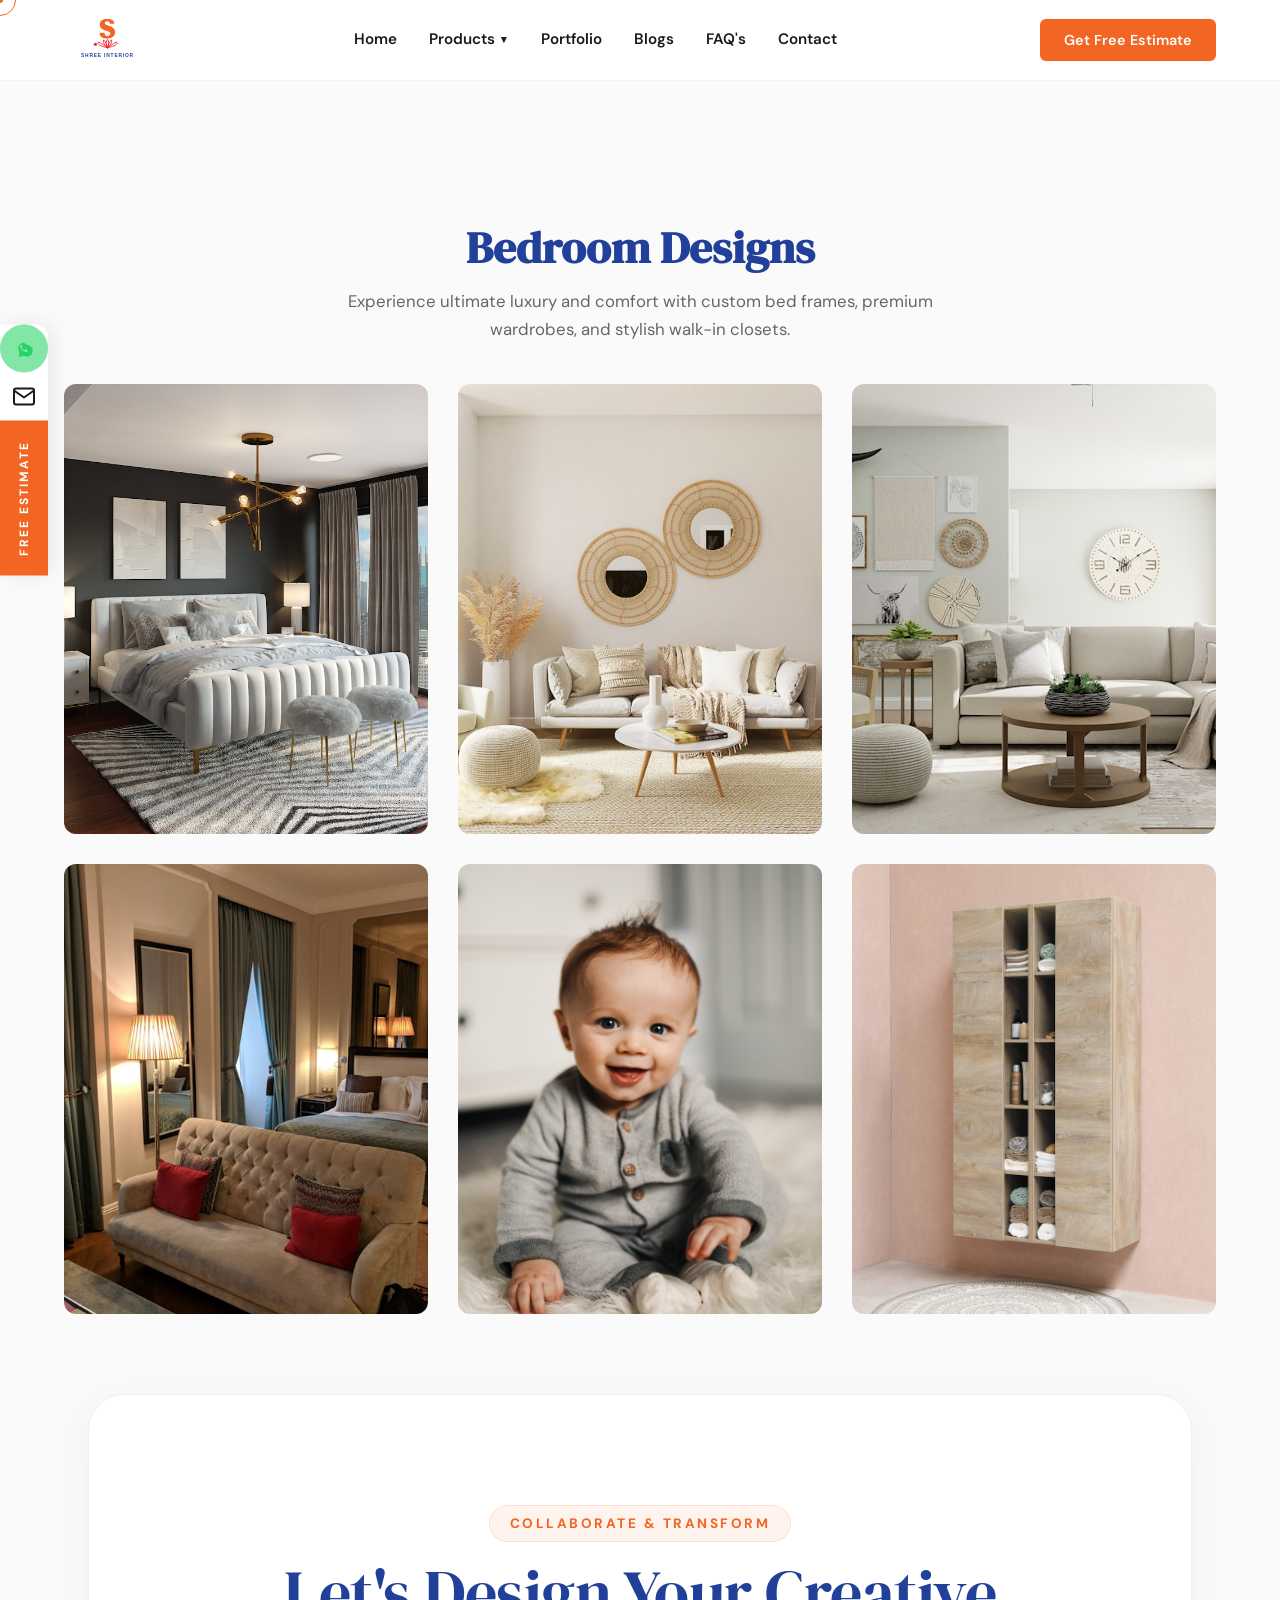
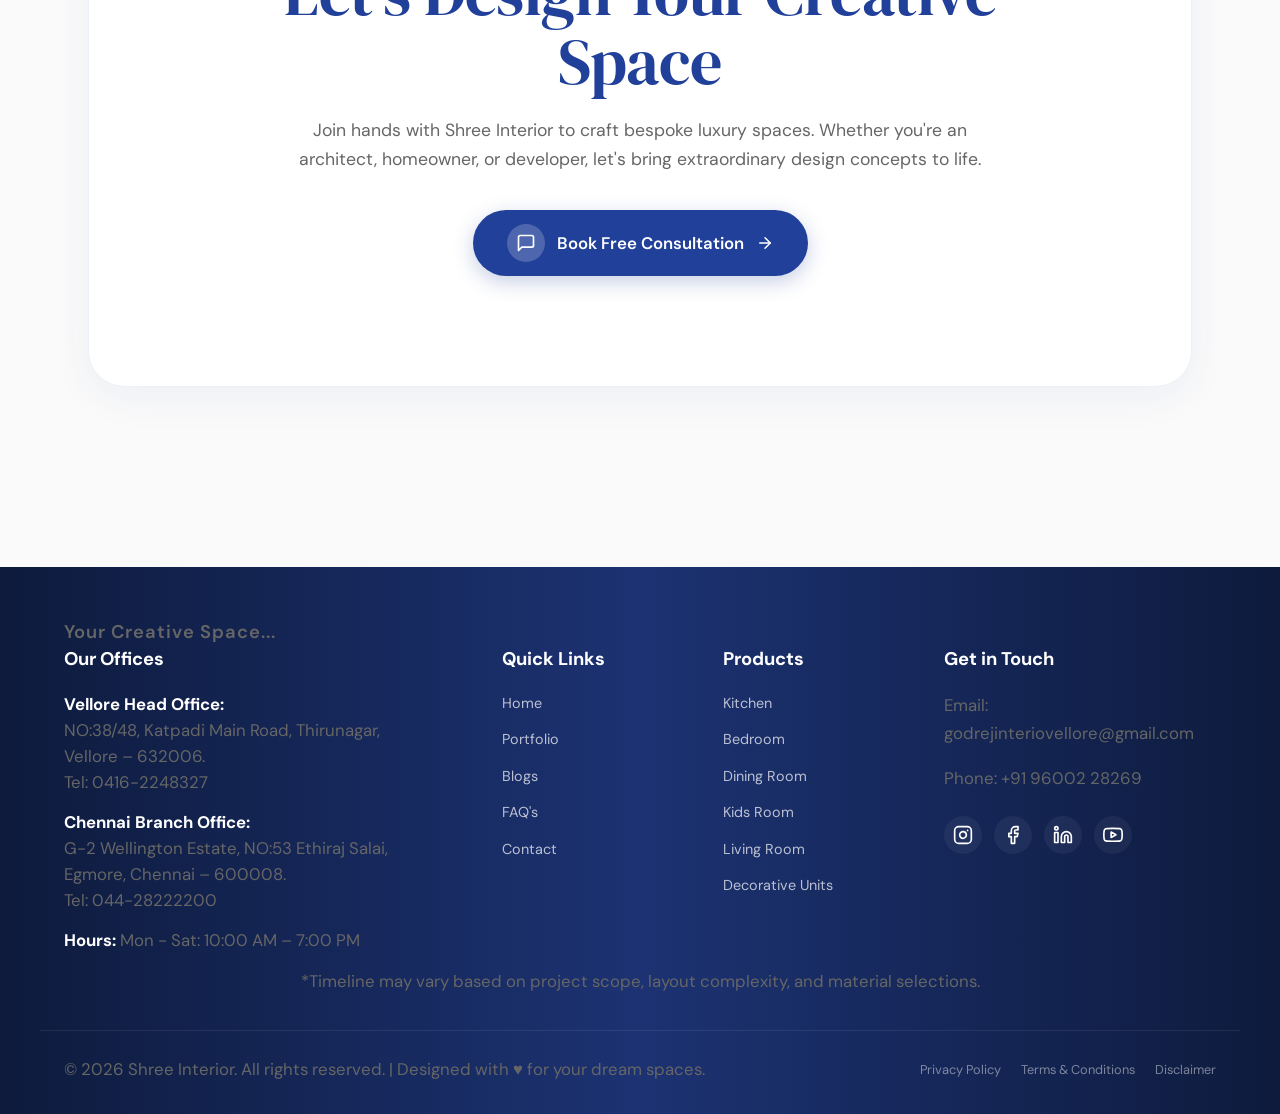
<file: bedroom.html>
<!DOCTYPE html>
<html lang="en">
<head>
  <meta charset="UTF-8">
  <meta name="viewport" content="width=device-width, initial-scale=1.0">
  <title>Bedroom Designs — Shree Interior</title>
  <meta name="description" content="Explore luxury bedroom designs and wardrobe layouts by Shree Interior. Custom bed frames, modular closets, and space-saving furniture.">
  <meta name="robots" content="index, follow">
  
  <link rel="preconnect" href="https://fonts.googleapis.com">
  <link rel="preconnect" href="https://fonts.gstatic.com" crossorigin>
  <link href="https://fonts.googleapis.com/css2?family=DM+Sans:wght@400;500;600;700&family=DM+Serif+Display:ital@0;1&display=swap" rel="stylesheet" fetchpriority="high">
  <link rel="stylesheet" href="css/style.min.css">
  <link rel="icon" type="image/svg+xml" href="assets/images/logo.svg">
  
  <style>
    .portfolio-content {
      padding-top: 140px;
      padding-bottom: 80px;
      max-width: 1200px;
      margin: 0 auto;
    }
    .portfolio-grid {
      display: grid;
      grid-template-columns: repeat(3, 1fr);
      gap: 30px;
      margin-top: 40px;
    }
    .portfolio-grid .gallery__card {
      width: 100% !important;
      max-width: 380px;
      height: 450px !important;
      margin: 0 auto;
      transition: transform 0.4s ease, opacity 0.4s ease;
    }
    @media (max-width: 1024px) {
      .portfolio-grid {
        grid-template-columns: repeat(2, 1fr);
      }
    }
    @media (max-width: 767px) {
      .portfolio-grid {
        grid-template-columns: 1fr;
      }
      .portfolio-grid .gallery__card {
        height: 380px !important;
      }
    }
  </style>
</head>
<body>
  <!-- Preloader -->
  <div class="preloader" id="preloader">
    <img src="assets/images/logo.svg" alt="Shree Interior Logo" class="preloader__logo">
  </div>


  <!-- 1. Custom Cursor (Desktop Only) -->
  <div class="custom-cursor" id="customCursor">
    <div class="cursor__dot"></div>
    <div class="cursor__ring"></div>
  </div>

  <!-- 3. Header -->
  <header class="header">
    <div class="header__container container">
      <a href="index.html" class="header__logo">
        <img src="assets/images/logo.svg" alt="Shree Interior" class="header__logo-img">
      </a>
      
      <nav class="header__nav">
        <ul class="header__nav-list">
          <li class="nav__item-wrapper">
            <a href="index.html" class="nav__item">Home</a>
          </li>
          <li class="nav__item-wrapper nav__item--has-dropdown">
            <span class="nav__item">Products <span class="nav__arrow">▼</span></span>
            <ul class="header__dropdown">
              <li><a href="modular-kitchen.html">Modular Kitchen</a></li>
              <li><a href="bedroom.html">Bedroom</a></li>
              <li><a href="dining-room.html">Dining Room</a></li>
              <li><a href="kids-room.html">Kids Room</a></li>
              <li><a href="living-room.html">Living Room</a></li>
              <li><a href="decorative-units.html">Decorative Units</a></li>
            </ul>
          </li>
          <li class="nav__item-wrapper">
            <a href="portfolio.html" class="nav__item">Portfolio</a>
          </li>
          <li class="nav__item-wrapper">
            <a href="blogs.html" class="nav__item">Blogs</a>
          </li>
          <li class="nav__item-wrapper">
            <a href="faqs.html" class="nav__item">FAQ's</a>
          </li>
          <li class="nav__item-wrapper">
            <a href="contact.html" class="nav__item">Contact</a>
          </li>
        </ul>
      </nav>
      
      <button class="header__cta-btn" data-modal-trigger>Get Free Estimate</button>
      
      <button class="header__hamburger" aria-label="Toggle Mobile Menu">
        <span></span>
        <span></span>
        <span></span>
      </button>
    </div>
  </header>

  <!-- 4. Mobile Drawer -->
  <div class="mobile-drawer">
    <div class="mobile-drawer__content">
      <div class="mobile-drawer__header">
        <a href="index.html" class="mobile-drawer__logo">
          <img src="assets/images/logo.svg" alt="Shree Interior" class="mobile-drawer__logo-img">
        </a>
      </div>
      
      <nav class="mobile-drawer__nav">
        <ul class="mobile-drawer__list">
          <li><a href="index.html">Home</a></li>
          <li class="mobile-drawer__item--has-accordion">
            <button class="mobile-drawer__products-toggle">Products <span class="nav__arrow">▼</span></button>
            <ul class="mobile-drawer__products-list">
              <li><a href="modular-kitchen.html">Modular Kitchen</a></li>
              <li><a href="bedroom.html">Bedroom</a></li>
              <li><a href="dining-room.html">Dining Room</a></li>
              <li><a href="kids-room.html">Kids Room</a></li>
              <li><a href="living-room.html">Living Room</a></li>
              <li><a href="decorative-units.html">Decorative Units</a></li>
            </ul>
          </li>
          <li><a href="portfolio.html">Portfolio</a></li>
          <li><a href="blogs.html">Blogs</a></li>
          <li><a href="faqs.html">FAQ's</a></li>
          <li><a href="contact.html">Contact</a></li>
        </ul>
      </nav>
      
      <div class="mobile-drawer__actions">
        <a href="https://wa.me/919600228269?text=Hi%20Shree%20Interior%2C%20I%27d%20like%20to%20discuss%20an%20interior%20project..." class="mobile-action-btn mobile-action-btn--whatsapp" target="_blank" rel="noopener">
          <svg class="mobile-action-btn__icon" viewBox="0 0 24 24" width="20" height="20">
            <path fill="currentColor" d="M12.031 6.172c-3.181 0-5.767 2.586-5.768 5.766-.001 1.298.424 2.5 1.145 3.473L6.5 20.5l5.241-1.375c.953.52 2.044.814 3.206.814 3.18 0 5.767-2.586 5.768-5.766.001-3.18-2.586-5.766-5.768-5.766h.084zm3.966 8.358c-.167.472-.82.862-1.347.973-.362.076-.833.141-2.42-.516-2.029-.838-3.329-2.91-3.429-3.045-.102-.136-.827-.968-.827-1.847 0-.88.46-1.312.626-1.488.166-.176.362-.22.482-.22h.346c.108 0 .253-.04.397.302.15.358.513 1.25.558 1.342.045.093.076.2.015.321-.061.12-.09.196-.181.302-.09.106-.19.237-.272.317-.09.088-.184.184-.08.362.105.18.468.77.998 1.242.684.608 1.26.797 1.439.886.18.09.284.076.39-.045.105-.12.459-.533.58-.714.12-.18.24-.15.405-.09.165.06 1.05.495 1.23.585.18.09.3.136.346.216.046.08.046.463-.121.935v.002z"/>
          </svg>
          Chat on WhatsApp
        </a>
        <a href="mailto:godrejinteriovellore@gmail.com" class="mobile-action-btn mobile-action-btn--email">
          <svg class="mobile-action-btn__icon" viewBox="0 0 24 24" width="20" height="20">
            <path fill="none" stroke="currentColor" stroke-width="2" stroke-linecap="round" stroke-linejoin="round" d="M3 8l7.89 5.26a2 2 0 002.22 0L21 8M5 19h14a2 2 0 002-2V7a2 2 0 00-2-2H5a2 2 0 00-2 2v10a2 2 0 002 2z"/>
          </svg>
          Email Us
        </a>
        <button class="mobile-action-btn mobile-action-btn--estimate" data-modal-trigger>
          Get Free Estimate
        </button>
      </div>
    </div>
  </div>

  <!-- 5. Side Rail -->
  <div class="side-rail">
    <a href="https://wa.me/919600228269?text=Hi%20Shree%20Interior%2C%20I%27d%20like%20to%20discuss%20an%20interior%20project..." class="side-rail__link side-rail__link--whatsapp" target="_blank" rel="noopener" aria-label="Chat on WhatsApp">
      <span class="pulse-glow"></span>
      <span class="pulse-glow"></span>
      <svg width="24" height="24" viewBox="0 0 24 24" fill="currentColor">
        <path d="M12.031 6.172c-3.181 0-5.767 2.586-5.768 5.766-.001 1.298.424 2.5 1.145 3.473L6.5 20.5l5.241-1.375c.953.52 2.044.814 3.206.814 3.18 0 5.767-2.586 5.768-5.766.001-3.18-2.586-5.766-5.768-5.766h.084zm3.966 8.358c-.167.472-.82.862-1.347.973-.362.076-.833.141-2.42-.516-2.029-.838-3.329-2.91-3.429-3.045-.102-.136-.827-.968-.827-1.847 0-.88.46-1.312.626-1.488.166-.176.362-.22.482-.22h.346c.108 0 .253-.04.397.302.15.358.513 1.25.558 1.342.045.093.076.2.015.321-.061.12-.09.196-.181.302-.09.106-.19.237-.272.317-.09.088-.184.184-.08.362.105.18.468.77.998 1.242.684.608 1.26.797 1.439.886.18.09.284.076.39-.045.105-.12.459-.533.58-.714.12-.18.24-.15.405-.09.165.06 1.05.495 1.23.585.18.09.3.136.346.216.046.08.046.463-.121.935v.002z"/>
      </svg>
    </a>
    <a href="mailto:godrejinteriovellore@gmail.com" class="side-rail__link side-rail__link--email" aria-label="Send Email">
      <svg width="24" height="24" viewBox="0 0 24 24" fill="none" stroke="currentColor" stroke-width="2" stroke-linecap="round" stroke-linejoin="round">
        <path d="M4 4h16c1.1 0 2 .9 2 2v12c0 1.1-.9 2-2 2H4c-1.1 0-2-.9-2-2V6c0-1.1.9-2 2-2z"/>
        <polyline points="22,6 12,13 2,6"/>
      </svg>
    </a>
    <button class="side-rail__estimate" data-modal-trigger>
      Free Estimate
    </button>
  </div>

  
  
  <main class="portfolio-content container">
    <h1 style="text-align: center; margin-bottom: 12px; color: var(--brand-blue); font-size: 2.8rem; font-weight: 700;">Bedroom Designs</h1>
    <p style="text-align: center; margin-bottom: 40px; color: var(--text-muted); max-width: 650px; margin-left: auto; margin-right: auto; font-size: 1.05rem; line-height: 1.7;">
      Experience ultimate luxury and comfort with custom bed frames, premium wardrobes, and stylish walk-in closets.
    </p>

    <!-- Portfolio Grid -->
    <div class="portfolio-grid">
      
      <!-- Item -->
      <div class="gallery__card reveal-up">
        <img src="assets/images/portfolio/img_1.jpg" alt="Modern Royal Bedroom" loading="lazy">
        <div class="gallery__overlay">
          <h3 class="gallery__name">Modern Royal Bedroom</h3>
          <span class="gallery__category">Bedroom</span>
        </div>
      </div>
      <!-- Item -->
      <div class="gallery__card reveal-up">
        <img src="assets/images/portfolio/img_2.jpg" alt="Cozy Kids Bedroom" loading="lazy">
        <div class="gallery__overlay">
          <h3 class="gallery__name">Cozy Kids Bedroom</h3>
          <span class="gallery__category">Bedroom</span>
        </div>
      </div>
      <!-- Item -->
      <div class="gallery__card reveal-up">
        <img src="assets/images/portfolio/img_3.jpg" alt="Designer Walk-in Closet" loading="lazy">
        <div class="gallery__overlay">
          <h3 class="gallery__name">Designer Walk-in Closet</h3>
          <span class="gallery__category">Bedroom</span>
        </div>
      </div>
      <!-- Item -->
      <div class="gallery__card reveal-up">
        <img src="assets/images/portfolio/img_4.jpg" alt="Luxury Master Suite" loading="lazy">
        <div class="gallery__overlay">
          <h3 class="gallery__name">Luxury Master Suite</h3>
          <span class="gallery__category">Bedroom</span>
        </div>
      </div>
      <!-- Item -->
      <div class="gallery__card reveal-up">
        <img src="assets/images/portfolio/img_5.jpg" alt="Minimalist Guest Bedroom" loading="lazy">
        <div class="gallery__overlay">
          <h3 class="gallery__name">Minimalist Guest Bedroom</h3>
          <span class="gallery__category">Bedroom</span>
        </div>
      </div>
      <!-- Item -->
      <div class="gallery__card reveal-up">
        <img src="assets/images/portfolio/img_6.jpg" alt="Chic Wardrobe Integration" loading="lazy">
        <div class="gallery__overlay">
          <h3 class="gallery__name">Chic Wardrobe Integration</h3>
          <span class="gallery__category">Bedroom</span>
        </div>
      </div>
    </div>
  </section>

  <!-- Partner With Us Section (Interactive Image Trail) -->
  <section class="partner-section" id="partner-with-us">
    <div class="container">
      <div class="partner-card reveal-up" id="partnerCard">
        <div class="partner-trail-container" id="partnerTrail"></div>
        <div class="partner-content">
          <span class="partner-tag">Collaborate & Transform</span>
          <h2 class="partner-title text-center">Let's Design Your Creative Space</h2>
          <p class="partner-description">Join hands with Shree Interior to craft bespoke luxury spaces. Whether you're an architect, homeowner, or developer, let's bring extraordinary design concepts to life.</p>
          <button class="partner-cta-btn" data-modal-trigger>
            <div class="partner-avatar">
              <svg width="20" height="20" viewBox="0 0 24 24" fill="none" stroke="currentColor" stroke-width="2" stroke-linecap="round" stroke-linejoin="round">
                <path d="M21 15a2 2 0 0 1-2 2H7l-4 4V5a2 2 0 0 1 2-2h14a2 2 0 0 1 2 2z"></path>
              </svg>
            </div>
            <span>Book Free Consultation</span>
            <svg width="18" height="18" viewBox="0 0 24 24" fill="none" stroke="currentColor" stroke-width="2" stroke-linecap="round" stroke-linejoin="round" class="partner-btn-arrow">
              <line x1="5" y1="12" x2="19" y2="12"></line>
              <polyline points="12 5 19 12 12 19"></polyline>
            </svg>
          </button>
        </div>
      </div>
    </div>
  </section>

  </main>
  

  <!-- 16. Footer (Timeline footnote appended at bottom) -->
  <footer class="footer" id="footer">
    <div class="footer__top container">
      <!-- Logo removed in footer as requested -->
      <p class="footer__tagline" style="font-size: 1.15rem; font-weight: 600; letter-spacing: 1px;">Your Creative Space...</p>
    </div>
    
    <div class="footer__grid container">
      <!-- Col 1 Offices -->
      <div class="footer__col footer__offices">
        <h3 class="footer__heading">Our Offices</h3>
        <p class="footer__office-item">
          <strong>Vellore Head Office:</strong><br>
          NO:38/48, Katpadi Main Road, Thirunagar,<br>
          Vellore – 632006.<br>
          Tel: <a href="tel:04162248327">0416-2248327</a>
        </p>
        <p class="footer__office-item">
          <strong>Chennai Branch Office:</strong><br>
          G-2 Wellington Estate, NO:53 Ethiraj Salai,<br>
          Egmore, Chennai – 600008.<br>
          Tel: <a href="tel:04428222200">044-28222200</a>
        </p>
        <p class="footer__office-item">
          <strong>Hours:</strong> Mon - Sat: 10:00 AM – 7:00 PM
        </p>
      </div>
      
      <!-- Col 2 Quick Links -->
      <div class="footer__col footer__links">
        <h3 class="footer__heading">Quick Links</h3>
        <ul class="footer__nav-list">
          <li><a href="index.html">Home</a></li>
          <li><a href="portfolio.html">Portfolio</a></li>
          <li><a href="blogs.html">Blogs</a></li>
          <li><a href="faqs.html">FAQ's</a></li>
          <li><a href="contact.html">Contact</a></li>
        </ul>
      </div>
      
      <!-- Col 3 Products -->
      <div class="footer__col footer__products">
        <h3 class="footer__heading">Products</h3>
        <ul class="footer__nav-list">
          <li><a href="modular-kitchen.html">Kitchen</a></li>
          <li><a href="bedroom.html">Bedroom</a></li>
          <li><a href="dining-room.html">Dining Room</a></li>
          <li><a href="kids-room.html">Kids Room</a></li>
          <li><a href="living-room.html">Living Room</a></li>
          <li><a href="decorative-units.html">Decorative Units</a></li>
        </ul>
      </div>
      
      <!-- Col 4 Contact & Socials -->
      <div class="footer__col footer__contact">
        <h3 class="footer__heading">Get in Touch</h3>
        <p class="footer__contact-item">
          Email: <a href="mailto:godrejinteriovellore@gmail.com">godrejinteriovellore@gmail.com</a>
        </p>
        <p class="footer__contact-item">
          Phone: <a href="tel:+919600228269">+91 96002 28269</a>
        </p>
        
        <div class="footer__social">
          <a href="#" class="footer__social-link" aria-label="Instagram">
            <svg width="20" height="20" viewBox="0 0 24 24" fill="none" stroke="currentColor" stroke-width="2" stroke-linecap="round" stroke-linejoin="round">
              <rect x="2" y="2" width="20" height="20" rx="5" ry="5"/>
              <path d="M16 11.37A4 4 0 1 1 12.63 8 4 4 0 0 1 16 11.37z"/>
              <line x1="17.5" y1="6.5" x2="17.51" y2="6.5"/>
            </svg>
          </a>
          <a href="#" class="footer__social-link" aria-label="Facebook">
            <svg width="20" height="20" viewBox="0 0 24 24" fill="none" stroke="currentColor" stroke-width="2" stroke-linecap="round" stroke-linejoin="round">
              <path d="M18 2h-3a5 5 0 0 0-5 5v3H7v4h3v8h4v-8h3l1-4h-4V7a1 1 0 0 1 1-1h3z"/>
            </svg>
          </a>
          <a href="#" class="footer__social-link" aria-label="LinkedIn">
            <svg width="20" height="20" viewBox="0 0 24 24" fill="none" stroke="currentColor" stroke-width="2" stroke-linecap="round" stroke-linejoin="round">
              <path d="M16 8a6 6 0 0 1 6 6v7h-4v-7a2 2 0 0 0-2-2 2 2 0 0 0-2 2v7h-4v-7a6 6 0 0 1 6-6z"/>
              <rect x="2" y="9" width="4" height="12"/>
              <circle cx="4" cy="4" r="2"/>
            </svg>
          </a>
          <a href="#" class="footer__social-link" aria-label="YouTube">
            <svg width="20" height="20" viewBox="0 0 24 24" fill="none" stroke="currentColor" stroke-width="2" stroke-linecap="round" stroke-linejoin="round">
              <path d="M22.54 6.42a2.78 2.78 0 0 0-1.94-2C18.88 4 12 4 12 4s-6.88 0-8.6.46a2.78 2.78 0 0 0-1.94 2A29 29 0 0 0 1 11.75a29 29 0 0 0 .46 5.33A2.78 2.78 0 0 0 3.4 19c1.72.46 8.6.46 8.6.46s6.88 0 8.6-.46a2.78 2.78 0 0 0 1.94-2 29 29 0 0 0 .46-5.25 29 29 0 0 0-.46-5.33z"/>
              <polygon points="9.75 15.02 15.5 11.75 9.75 8.48 9.75 15.02"/>
            </svg>
          </a>
        </div>
      </div>
    </div>
    
    <!-- Relocated timeline footnote here -->
    <div class="footer__footnote container text-center">
      <p>*Timeline may vary based on project scope, layout complexity, and material selections.</p>
    </div>
    
    <div class="footer__bottom container">
      <div class="footer__bottom-flex">
        <p>© 2026 Shree Interior. All rights reserved. | Designed with ♥ for your dream spaces.</p>
        <div class="footer__policy-links">
          <a href="privacy-policy.html">Privacy Policy</a>
          <a href="terms-conditions.html">Terms & Conditions</a>
          <a href="disclaimer.html">Disclaimer</a>
        </div>
      </div>
    </div>
  </footer>

  <!-- 17. Enquiry Modal -->
  <div class="modal" id="enquiryModal">
    <div class="modal__overlay"></div>
    <div class="modal__content">
      <div class="modal__header">
        <h2>Book Free Consultation</h2>
        <button class="modal__close" aria-label="Close Modal">&times;</button>
      </div>
      
      <div class="modal__form-fields">
        <form class="modal__form" id="enquiryForm">
          <div class="form-group">
            <label for="clientName">Name *</label>
            <input type="text" id="clientName" required placeholder="Enter your full name">
          </div>
          
          <div class="form-group">
            <label for="clientPhone">Phone Number *</label>
            <input type="tel" id="clientPhone" required placeholder="Enter 10-digit mobile number">
          </div>
          
          <div class="form-group">
            <label for="clientEmail">Email Address</label>
            <input type="email" id="clientEmail" placeholder="Enter your email address">
          </div>
          
          <div class="form-group">
            <label for="projectInterest">Interested In *</label>
            <select id="projectInterest" required>
              <option value="" disabled selected>Select service</option>
              <option value="Kitchen">Modular Kitchen</option>
              <option value="Bedroom">Bedroom Design</option>
              <option value="Dining Room">Dining Room Design</option>
              <option value="Living Room">Living Room Design</option>
              <option value="Kids Room">Kids Room Design</option>
              <option value="Decorative Units">Decorative Units</option>
              <option value="Not Sure">Not Sure / Complete Home</option>
            </select>
          </div>
          
          <div class="form-group">
            <label for="projectCity">Your City *</label>
            <select id="projectCity" required>
              <option value="" disabled selected>Select location</option>
              <option value="Vellore">Vellore</option>
              <option value="Chennai">Chennai</option>
            </select>
          </div>
          
          <div class="form-group">
            <label for="clientMessage">Message / Brief Requirements</label>
            <textarea id="clientMessage" rows="3" placeholder="Tell us briefly about your dream home..."></textarea>
          </div>
          
          <button type="submit" class="modal__submit-btn">Submit Enquiry</button>
        </form>
      </div>
      
      <div class="modal__success">
        <svg class="modal__success-icon" viewBox="0 0 24 24" width="48" height="48" fill="none" stroke="#F26522" stroke-width="2" stroke-linecap="round" stroke-linejoin="round">
          <circle cx="12" cy="12" r="10"/>
          <polyline points="22 4 12 14.01 9 11.01"/>
        </svg>
        <h3>Thank You!</h3>
        <p>Your enquiry has been received successfully. Our design consultant will call you within 24 hours to schedule your free consultation.</p>
      </div>
    </div>
  </div>

  <!-- 18. Scroll-to-Top Button -->
  <div class="scroll-top" id="scrollTop">
    <div class="scroll-top__fill" id="scrollTopFill"></div>
    <svg class="scroll-top__svg" viewBox="0 0 48 48">
      <circle class="scroll-top__track" cx="24" cy="24" r="20" fill="none" stroke="#e0e0e0" stroke-width="3"/>
    </svg>
    <span class="scroll-top__arrow">↑</span>
  </div>

  <!-- 19. Promotional Bottom Popup Bar -->
  <div class="promo-popup" id="promoPopup">
    <div class="promo-popup__content">
      <button class="promo-popup__close" id="promoClose" aria-label="Close promotion">&times;</button>
      <p class="promo-popup__text">Get a free interior design consultation — no obligation.</p>
      <button class="btn btn-primary promo-popup__btn" data-modal-trigger>Book Free Consultation</button>
    </div>
  </div>

  <!-- Main JavaScript File -->
  <script src="js/main.min.js"></script>

</body>
</html>
</file>
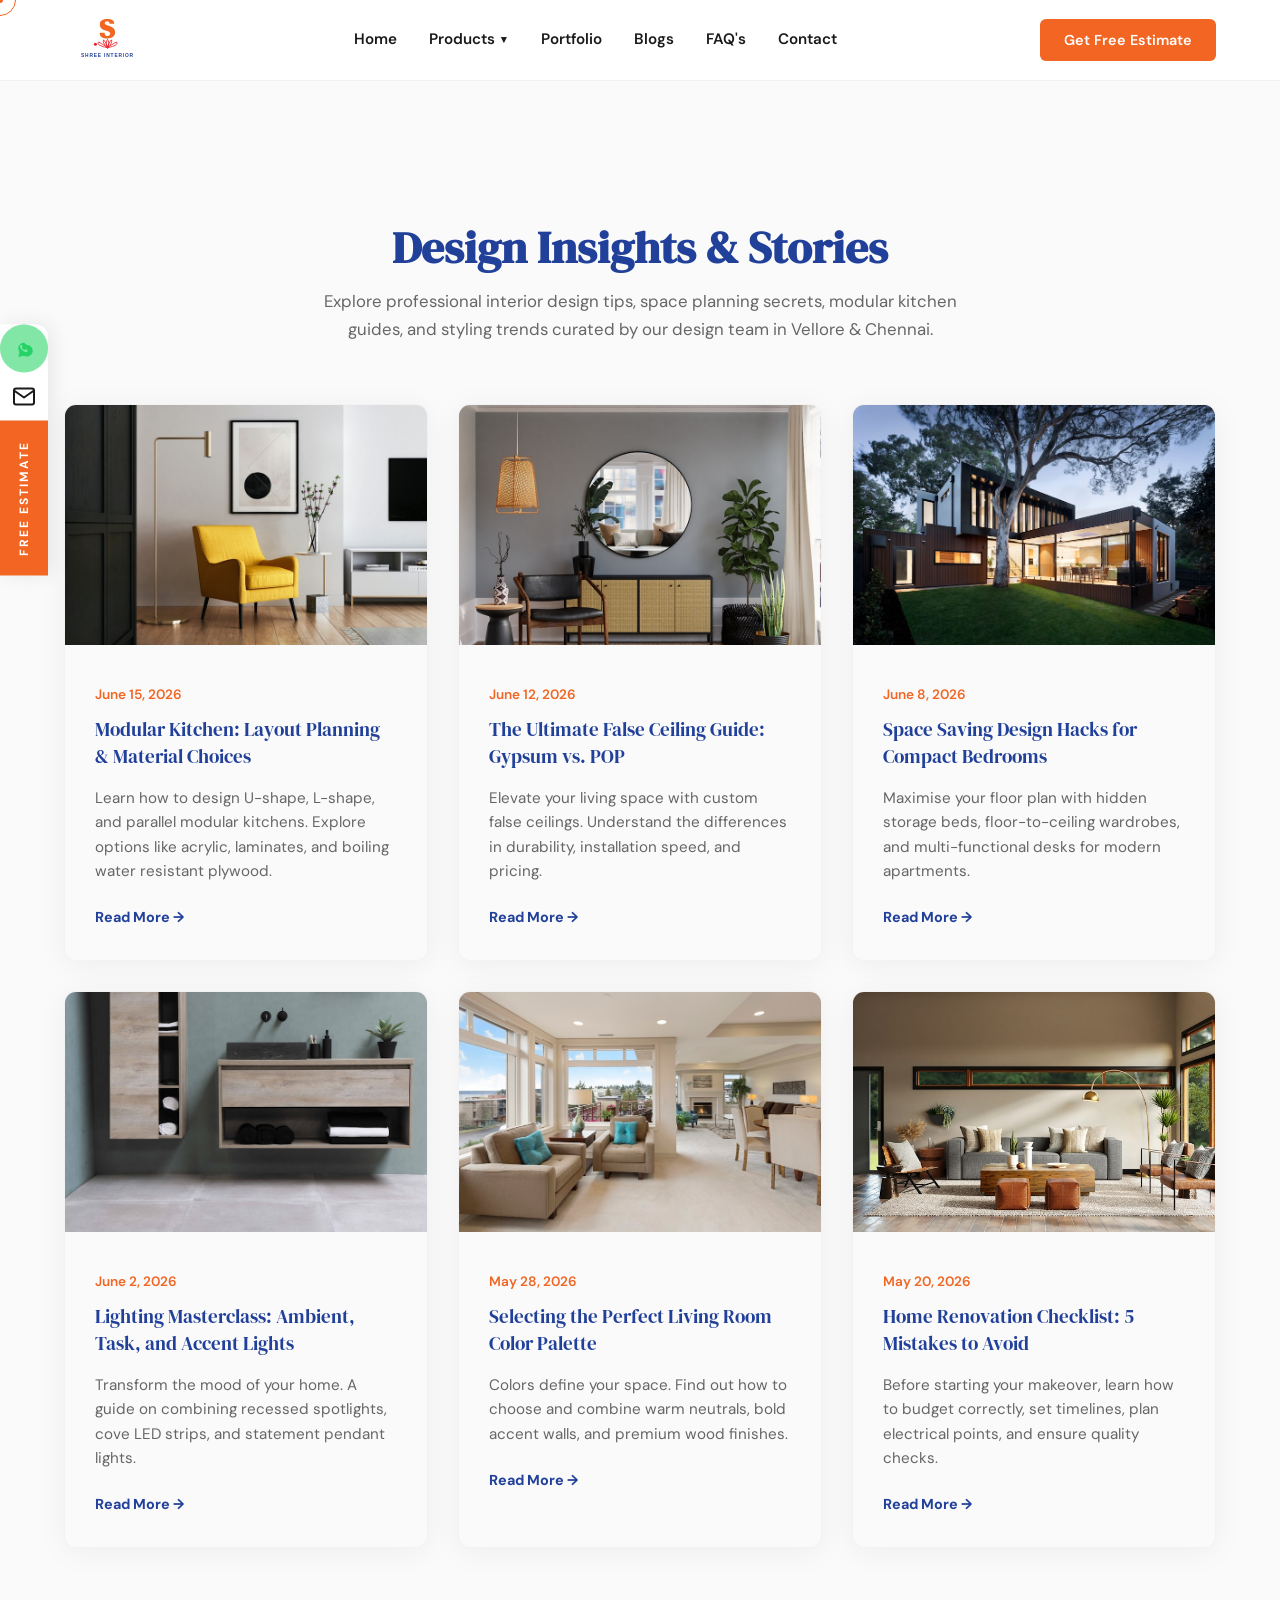
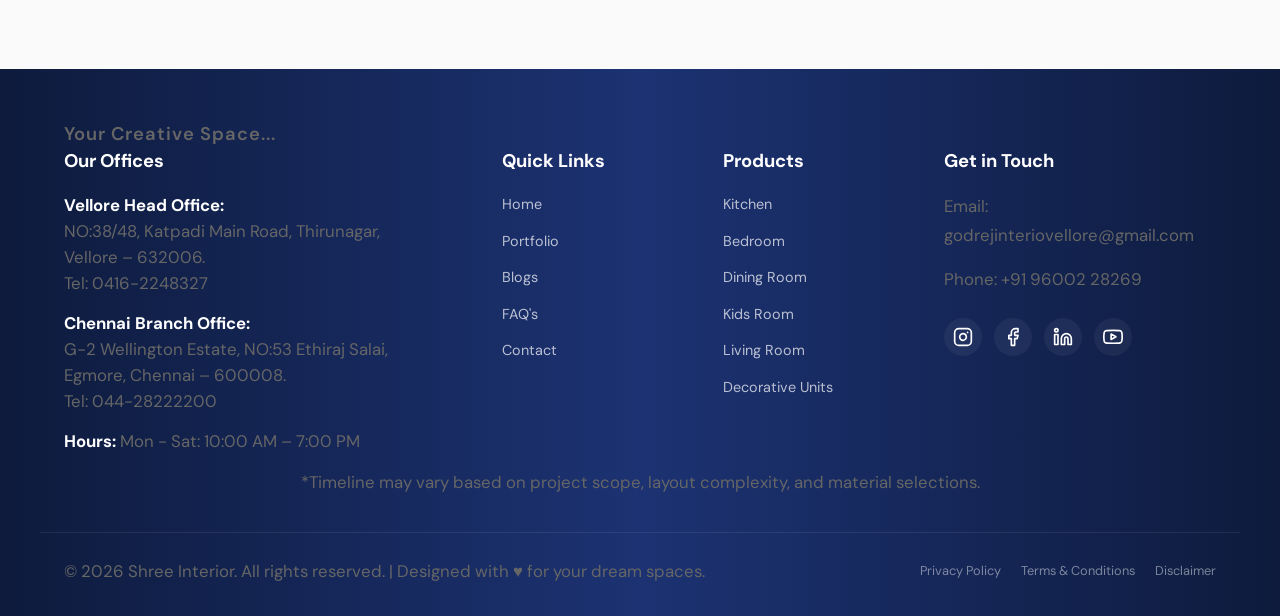
<file: blogs.html>
<!DOCTYPE html>
<html lang="en">
<head>
  <meta charset="UTF-8">
  <meta name="viewport" content="width=device-width, initial-scale=1.0">
  <title>Interior Design Insights & Blogs — Shree Interior</title>
  <meta name="description" content="Explore expert home interior design tips, modular kitchen advice, space-saving layouts, and trends from Shree Interior Vellore & Chennai.">
  <meta name="robots" content="index, follow">
  
  <link rel="preconnect" href="https://fonts.googleapis.com">
  <link rel="preconnect" href="https://fonts.gstatic.com" crossorigin>
  <link href="https://fonts.googleapis.com/css2?family=DM+Sans:wght@400;500;600;700&family=DM+Serif+Display:ital@0;1&display=swap" rel="stylesheet" fetchpriority="high">
  <link rel="stylesheet" href="css/style.min.css">
  <link rel="icon" type="image/svg+xml" href="assets/images/logo.svg">
  
  <style>
    .legal-content {
      padding-top: 140px;
      padding-bottom: 80px;
      max-width: 1200px;
      margin: 0 auto;
    }
    @media (max-width: 1024px) {
      .blog-preview__grid {
        grid-template-columns: repeat(2, 1fr) !important;
      }
    }
    @media (max-width: 767px) {
      .blog-preview__grid {
        grid-template-columns: 1fr !important;
      }
    }
  </style>
</head>
<body>
  <!-- Preloader -->
  <div class="preloader" id="preloader">
    <img src="assets/images/logo.svg" alt="Shree Interior Logo" class="preloader__logo">
  </div>


  <!-- 1. Custom Cursor (Desktop Only) -->
  <div class="custom-cursor" id="customCursor">
    <div class="cursor__dot"></div>
    <div class="cursor__ring"></div>
  </div>

  <!-- 3. Header -->
  <header class="header">
    <div class="header__container container">
      <a href="index.html" class="header__logo">
        <img src="assets/images/logo.svg" alt="Shree Interior" class="header__logo-img">
      </a>
      
      <nav class="header__nav">
        <ul class="header__nav-list">
          <li class="nav__item-wrapper">
            <a href="index.html" class="nav__item">Home</a>
          </li>
          <li class="nav__item-wrapper nav__item--has-dropdown">
            <span class="nav__item">Products <span class="nav__arrow">▼</span></span>
            <ul class="header__dropdown">
              <li><a href="modular-kitchen.html">Modular Kitchen</a></li>
              <li><a href="bedroom.html">Bedroom</a></li>
              <li><a href="dining-room.html">Dining Room</a></li>
              <li><a href="kids-room.html">Kids Room</a></li>
              <li><a href="living-room.html">Living Room</a></li>
              <li><a href="decorative-units.html">Decorative Units</a></li>
            </ul>
          </li>
          <li class="nav__item-wrapper">
            <a href="portfolio.html" class="nav__item">Portfolio</a>
          </li>
          <li class="nav__item-wrapper">
            <a href="blogs.html" class="nav__item">Blogs</a>
          </li>
          <li class="nav__item-wrapper">
            <a href="faqs.html" class="nav__item">FAQ's</a>
          </li>
          <li class="nav__item-wrapper">
            <a href="contact.html" class="nav__item">Contact</a>
          </li>
        </ul>
      </nav>
      
      <button class="header__cta-btn" data-modal-trigger>Get Free Estimate</button>
      
      <button class="header__hamburger" aria-label="Toggle Mobile Menu">
        <span></span>
        <span></span>
        <span></span>
      </button>
    </div>
  </header>

  <!-- 4. Mobile Drawer -->
  <div class="mobile-drawer">
    <div class="mobile-drawer__content">
      <div class="mobile-drawer__header">
        <a href="index.html" class="mobile-drawer__logo">
          <img src="assets/images/logo.svg" alt="Shree Interior" class="mobile-drawer__logo-img">
        </a>
      </div>
      
      <nav class="mobile-drawer__nav">
        <ul class="mobile-drawer__list">
          <li><a href="index.html">Home</a></li>
          <li class="mobile-drawer__item--has-accordion">
            <button class="mobile-drawer__products-toggle">Products <span class="nav__arrow">▼</span></button>
            <ul class="mobile-drawer__products-list">
              <li><a href="modular-kitchen.html">Modular Kitchen</a></li>
              <li><a href="bedroom.html">Bedroom</a></li>
              <li><a href="dining-room.html">Dining Room</a></li>
              <li><a href="kids-room.html">Kids Room</a></li>
              <li><a href="living-room.html">Living Room</a></li>
              <li><a href="decorative-units.html">Decorative Units</a></li>
            </ul>
          </li>
          <li><a href="portfolio.html">Portfolio</a></li>
          <li><a href="blogs.html">Blogs</a></li>
          <li><a href="faqs.html">FAQ's</a></li>
          <li><a href="contact.html">Contact</a></li>
        </ul>
      </nav>
      
      <div class="mobile-drawer__actions">
        <a href="https://wa.me/919600228269?text=Hi%20Shree%20Interior%2C%20I%27d%20like%20to%20discuss%20an%20interior%20project..." class="mobile-action-btn mobile-action-btn--whatsapp" target="_blank" rel="noopener">
          <svg class="mobile-action-btn__icon" viewBox="0 0 24 24" width="20" height="20">
            <path fill="currentColor" d="M12.031 6.172c-3.181 0-5.767 2.586-5.768 5.766-.001 1.298.424 2.5 1.145 3.473L6.5 20.5l5.241-1.375c.953.52 2.044.814 3.206.814 3.18 0 5.767-2.586 5.768-5.766.001-3.18-2.586-5.766-5.768-5.766h.084zm3.966 8.358c-.167.472-.82.862-1.347.973-.362.076-.833.141-2.42-.516-2.029-.838-3.329-2.91-3.429-3.045-.102-.136-.827-.968-.827-1.847 0-.88.46-1.312.626-1.488.166-.176.362-.22.482-.22h.346c.108 0 .253-.04.397.302.15.358.513 1.25.558 1.342.045.093.076.2.015.321-.061.12-.09.196-.181.302-.09.106-.19.237-.272.317-.09.088-.184.184-.08.362.105.18.468.77.998 1.242.684.608 1.26.797 1.439.886.18.09.284.076.39-.045.105-.12.459-.533.58-.714.12-.18.24-.15.405-.09.165.06 1.05.495 1.23.585.18.09.3.136.346.216.046.08.046.463-.121.935v.002z"/>
          </svg>
          Chat on WhatsApp
        </a>
        <a href="mailto:godrejinteriovellore@gmail.com" class="mobile-action-btn mobile-action-btn--email">
          <svg class="mobile-action-btn__icon" viewBox="0 0 24 24" width="20" height="20">
            <path fill="none" stroke="currentColor" stroke-width="2" stroke-linecap="round" stroke-linejoin="round" d="M3 8l7.89 5.26a2 2 0 002.22 0L21 8M5 19h14a2 2 0 002-2V7a2 2 0 00-2-2H5a2 2 0 00-2 2v10a2 2 0 002 2z"/>
          </svg>
          Email Us
        </a>
        <button class="mobile-action-btn mobile-action-btn--estimate" data-modal-trigger>
          Get Free Estimate
        </button>
      </div>
    </div>
  </div>

  <!-- 5. Side Rail -->
  <div class="side-rail">
    <a href="https://wa.me/919600228269?text=Hi%20Shree%20Interior%2C%20I%27d%20like%20to%20discuss%20an%20interior%20project..." class="side-rail__link side-rail__link--whatsapp" target="_blank" rel="noopener" aria-label="Chat on WhatsApp">
      <span class="pulse-glow"></span>
      <span class="pulse-glow"></span>
      <svg width="24" height="24" viewBox="0 0 24 24" fill="currentColor">
        <path d="M12.031 6.172c-3.181 0-5.767 2.586-5.768 5.766-.001 1.298.424 2.5 1.145 3.473L6.5 20.5l5.241-1.375c.953.52 2.044.814 3.206.814 3.18 0 5.767-2.586 5.768-5.766.001-3.18-2.586-5.766-5.768-5.766h.084zm3.966 8.358c-.167.472-.82.862-1.347.973-.362.076-.833.141-2.42-.516-2.029-.838-3.329-2.91-3.429-3.045-.102-.136-.827-.968-.827-1.847 0-.88.46-1.312.626-1.488.166-.176.362-.22.482-.22h.346c.108 0 .253-.04.397.302.15.358.513 1.25.558 1.342.045.093.076.2.015.321-.061.12-.09.196-.181.302-.09.106-.19.237-.272.317-.09.088-.184.184-.08.362.105.18.468.77.998 1.242.684.608 1.26.797 1.439.886.18.09.284.076.39-.045.105-.12.459-.533.58-.714.12-.18.24-.15.405-.09.165.06 1.05.495 1.23.585.18.09.3.136.346.216.046.08.046.463-.121.935v.002z"/>
      </svg>
    </a>
    <a href="mailto:godrejinteriovellore@gmail.com" class="side-rail__link side-rail__link--email" aria-label="Send Email">
      <svg width="24" height="24" viewBox="0 0 24 24" fill="none" stroke="currentColor" stroke-width="2" stroke-linecap="round" stroke-linejoin="round">
        <path d="M4 4h16c1.1 0 2 .9 2 2v12c0 1.1-.9 2-2 2H4c-1.1 0-2-.9-2-2V6c0-1.1.9-2 2-2z"/>
        <polyline points="22,6 12,13 2,6"/>
      </svg>
    </a>
    <button class="side-rail__estimate" data-modal-trigger>
      Free Estimate
    </button>
  </div>

  
  
  <main class="legal-content container" style="padding-top: 140px; padding-bottom: 80px;">
    <h1 style="text-align: center; margin-bottom: 12px; color: var(--brand-blue); font-size: 2.8rem; font-weight: 700;">Design Insights & Stories</h1>
    <p style="text-align: center; margin-bottom: 60px; color: var(--text-muted); max-width: 650px; margin-left: auto; margin-right: auto; font-size: 1.05rem; line-height: 1.7;">
      Explore professional interior design tips, space planning secrets, modular kitchen guides, and styling trends curated by our design team in Vellore & Chennai.
    </p>
    
    <div class="blog-preview__grid" style="display: grid; grid-template-columns: repeat(3, 1fr); gap: 30px; margin-bottom: 40px;">
      <!-- Blog Card 1 -->
      <div class="blog-preview__card reveal-up">
        <img src="assets/images/portfolio/img_7.jpg" alt="Modular Kitchen Layouts Planning" class="blog-preview__img" loading="lazy">
        <div class="blog-preview__body">
          <span class="blog-preview__date">June 15, 2026</span>
          <h3 class="blog-preview__title">Modular Kitchen: Layout Planning & Material Choices</h3>
          <p style="margin-bottom: 20px; font-size: 0.95rem; color: var(--text-muted); line-height: 1.6;">Learn how to design U-shape, L-shape, and parallel modular kitchens. Explore options like acrylic, laminates, and boiling water resistant plywood.</p>
          <a href="#" class="blog-preview__link" data-modal-trigger>Read More →</a>
        </div>
      </div>

      <!-- Blog Card 2 -->
      <div class="blog-preview__card reveal-up">
        <img src="assets/images/portfolio/img_8.jpg" alt="Gypsum vs POP False Ceiling Guide" class="blog-preview__img" loading="lazy">
        <div class="blog-preview__body">
          <span class="blog-preview__date">June 12, 2026</span>
          <h3 class="blog-preview__title">The Ultimate False Ceiling Guide: Gypsum vs. POP</h3>
          <p style="margin-bottom: 20px; font-size: 0.95rem; color: var(--text-muted); line-height: 1.6;">Elevate your living space with custom false ceilings. Understand the differences in durability, installation speed, and pricing.</p>
          <a href="#" class="blog-preview__link" data-modal-trigger>Read More →</a>
        </div>
      </div>

      <!-- Blog Card 3 -->
      <div class="blog-preview__card reveal-up">
        <img src="assets/images/portfolio/img_9.jpg" alt="Space Saving Compact Bedroom Hacks" class="blog-preview__img" loading="lazy">
        <div class="blog-preview__body">
          <span class="blog-preview__date">June 8, 2026</span>
          <h3 class="blog-preview__title">Space Saving Design Hacks for Compact Bedrooms</h3>
          <p style="margin-bottom: 20px; font-size: 0.95rem; color: var(--text-muted); line-height: 1.6;">Maximise your floor plan with hidden storage beds, floor-to-ceiling wardrobes, and multi-functional desks for modern apartments.</p>
          <a href="#" class="blog-preview__link" data-modal-trigger>Read More →</a>
        </div>
      </div>

      <!-- Blog Card 4 -->
      <div class="blog-preview__card reveal-up">
        <img src="assets/images/portfolio/img_10.jpg" alt="Ambient Task and Accent Lighting Design" class="blog-preview__img" loading="lazy">
        <div class="blog-preview__body">
          <span class="blog-preview__date">June 2, 2026</span>
          <h3 class="blog-preview__title">Lighting Masterclass: Ambient, Task, and Accent Lights</h3>
          <p style="margin-bottom: 20px; font-size: 0.95rem; color: var(--text-muted); line-height: 1.6;">Transform the mood of your home. A guide on combining recessed spotlights, cove LED strips, and statement pendant lights.</p>
          <a href="#" class="blog-preview__link" data-modal-trigger>Read More →</a>
        </div>
      </div>

      <!-- Blog Card 5 -->
      <div class="blog-preview__card reveal-up">
        <img src="assets/images/portfolio/img_11.jpg" alt="Living Room Color Palette Selection" class="blog-preview__img" loading="lazy">
        <div class="blog-preview__body">
          <span class="blog-preview__date">May 28, 2026</span>
          <h3 class="blog-preview__title">Selecting the Perfect Living Room Color Palette</h3>
          <p style="margin-bottom: 20px; font-size: 0.95rem; color: var(--text-muted); line-height: 1.6;">Colors define your space. Find out how to choose and combine warm neutrals, bold accent walls, and premium wood finishes.</p>
          <a href="#" class="blog-preview__link" data-modal-trigger>Read More →</a>
        </div>
      </div>

      <!-- Blog Card 6 -->
      <div class="blog-preview__card reveal-up">
        <img src="assets/images/portfolio/img_12.jpg" alt="Home Renovation Avoidable Mistakes" class="blog-preview__img" loading="lazy">
        <div class="blog-preview__body">
          <span class="blog-preview__date">May 20, 2026</span>
          <h3 class="blog-preview__title">Home Renovation Checklist: 5 Mistakes to Avoid</h3>
          <p style="margin-bottom: 20px; font-size: 0.95rem; color: var(--text-muted); line-height: 1.6;">Before starting your makeover, learn how to budget correctly, set timelines, plan electrical points, and ensure quality checks.</p>
          <a href="#" class="blog-preview__link" data-modal-trigger>Read More →</a>
        </div>
      </div>
    </div>
  </main>


  <!-- 16. Footer (Timeline footnote appended at bottom) -->
  <footer class="footer" id="footer">
    <div class="footer__top container">
      <!-- Logo removed in footer as requested -->
      <p class="footer__tagline" style="font-size: 1.15rem; font-weight: 600; letter-spacing: 1px;">Your Creative Space...</p>
    </div>
    
    <div class="footer__grid container">
      <!-- Col 1 Offices -->
      <div class="footer__col footer__offices">
        <h3 class="footer__heading">Our Offices</h3>
        <p class="footer__office-item">
          <strong>Vellore Head Office:</strong><br>
          NO:38/48, Katpadi Main Road, Thirunagar,<br>
          Vellore – 632006.<br>
          Tel: <a href="tel:04162248327">0416-2248327</a>
        </p>
        <p class="footer__office-item">
          <strong>Chennai Branch Office:</strong><br>
          G-2 Wellington Estate, NO:53 Ethiraj Salai,<br>
          Egmore, Chennai – 600008.<br>
          Tel: <a href="tel:04428222200">044-28222200</a>
        </p>
        <p class="footer__office-item">
          <strong>Hours:</strong> Mon - Sat: 10:00 AM – 7:00 PM
        </p>
      </div>
      
      <!-- Col 2 Quick Links -->
      <div class="footer__col footer__links">
        <h3 class="footer__heading">Quick Links</h3>
        <ul class="footer__nav-list">
          <li><a href="index.html">Home</a></li>
          <li><a href="portfolio.html">Portfolio</a></li>
          <li><a href="blogs.html">Blogs</a></li>
          <li><a href="faqs.html">FAQ's</a></li>
          <li><a href="contact.html">Contact</a></li>
        </ul>
      </div>
      
      <!-- Col 3 Products -->
      <div class="footer__col footer__products">
        <h3 class="footer__heading">Products</h3>
        <ul class="footer__nav-list">
          <li><a href="modular-kitchen.html">Kitchen</a></li>
          <li><a href="bedroom.html">Bedroom</a></li>
          <li><a href="dining-room.html">Dining Room</a></li>
          <li><a href="kids-room.html">Kids Room</a></li>
          <li><a href="living-room.html">Living Room</a></li>
          <li><a href="decorative-units.html">Decorative Units</a></li>
        </ul>
      </div>
      
      <!-- Col 4 Contact & Socials -->
      <div class="footer__col footer__contact">
        <h3 class="footer__heading">Get in Touch</h3>
        <p class="footer__contact-item">
          Email: <a href="mailto:godrejinteriovellore@gmail.com">godrejinteriovellore@gmail.com</a>
        </p>
        <p class="footer__contact-item">
          Phone: <a href="tel:+919600228269">+91 96002 28269</a>
        </p>
        
        <div class="footer__social">
          <a href="index.html" class="footer__social-link" aria-label="Instagram">
            <svg width="20" height="20" viewBox="0 0 24 24" fill="none" stroke="currentColor" stroke-width="2" stroke-linecap="round" stroke-linejoin="round">
              <rect x="2" y="2" width="20" height="20" rx="5" ry="5"/>
              <path d="M16 11.37A4 4 0 1 1 12.63 8 4 4 0 0 1 16 11.37z"/>
              <line x1="17.5" y1="6.5" x2="17.51" y2="6.5"/>
            </svg>
          </a>
          <a href="index.html" class="footer__social-link" aria-label="Facebook">
            <svg width="20" height="20" viewBox="0 0 24 24" fill="none" stroke="currentColor" stroke-width="2" stroke-linecap="round" stroke-linejoin="round">
              <path d="M18 2h-3a5 5 0 0 0-5 5v3H7v4h3v8h4v-8h3l1-4h-4V7a1 1 0 0 1 1-1h3z"/>
            </svg>
          </a>
          <a href="index.html" class="footer__social-link" aria-label="LinkedIn">
            <svg width="20" height="20" viewBox="0 0 24 24" fill="none" stroke="currentColor" stroke-width="2" stroke-linecap="round" stroke-linejoin="round">
              <path d="M16 8a6 6 0 0 1 6 6v7h-4v-7a2 2 0 0 0-2-2 2 2 0 0 0-2 2v7h-4v-7a6 6 0 0 1 6-6z"/>
              <rect x="2" y="9" width="4" height="12"/>
              <circle cx="4" cy="4" r="2"/>
            </svg>
          </a>
          <a href="index.html" class="footer__social-link" aria-label="YouTube">
            <svg width="20" height="20" viewBox="0 0 24 24" fill="none" stroke="currentColor" stroke-width="2" stroke-linecap="round" stroke-linejoin="round">
              <path d="M22.54 6.42a2.78 2.78 0 0 0-1.94-2C18.88 4 12 4 12 4s-6.88 0-8.6.46a2.78 2.78 0 0 0-1.94 2A29 29 0 0 0 1 11.75a29 29 0 0 0 .46 5.33A2.78 2.78 0 0 0 3.4 19c1.72.46 8.6.46 8.6.46s6.88 0 8.6-.46a2.78 2.78 0 0 0 1.94-2 29 29 0 0 0 .46-5.25 29 29 0 0 0-.46-5.33z"/>
              <polygon points="9.75 15.02 15.5 11.75 9.75 8.48 9.75 15.02"/>
            </svg>
          </a>
        </div>
      </div>
    </div>
    
    <!-- Relocated timeline footnote here -->
    <div class="footer__footnote container text-center">
      <p>*Timeline may vary based on project scope, layout complexity, and material selections.</p>
    </div>
    
    <div class="footer__bottom container">
      <div class="footer__bottom-flex">
        <p>© 2026 Shree Interior. All rights reserved. | Designed with ♥ for your dream spaces.</p>
        <div class="footer__policy-links">
          <a href="privacy-policy.html">Privacy Policy</a>
          <a href="terms-conditions.html">Terms & Conditions</a>
          <a href="disclaimer.html">Disclaimer</a>
        </div>
      </div>
    </div>
  </footer>

  <!-- 17. Enquiry Modal -->
  <div class="modal" id="enquiryModal">
    <div class="modal__overlay"></div>
    <div class="modal__content">
      <div class="modal__header">
        <h2>Book Free Consultation</h2>
        <button class="modal__close" aria-label="Close Modal">&times;</button>
      </div>
      
      <div class="modal__form-fields">
        <form class="modal__form" id="enquiryForm">
          <div class="form-group">
            <label for="clientName">Name *</label>
            <input type="text" id="clientName" required placeholder="Enter your full name">
          </div>
          
          <div class="form-group">
            <label for="clientPhone">Phone Number *</label>
            <input type="tel" id="clientPhone" required placeholder="Enter 10-digit mobile number">
          </div>
          
          <div class="form-group">
            <label for="clientEmail">Email Address</label>
            <input type="email" id="clientEmail" placeholder="Enter your email address">
          </div>
          
          <div class="form-group">
            <label for="projectInterest">Interested In *</label>
            <select id="projectInterest" required>
              <option value="" disabled selected>Select service</option>
              <option value="Kitchen">Modular Kitchen</option>
              <option value="Bedroom">Bedroom Design</option>
              <option value="Dining Room">Dining Room Design</option>
              <option value="Living Room">Living Room Design</option>
              <option value="Kids Room">Kids Room Design</option>
              <option value="Decorative Units">Decorative Units</option>
              <option value="Not Sure">Not Sure / Complete Home</option>
            </select>
          </div>
          
          <div class="form-group">
            <label for="projectCity">Your City *</label>
            <select id="projectCity" required>
              <option value="" disabled selected>Select location</option>
              <option value="Vellore">Vellore</option>
              <option value="Chennai">Chennai</option>
            </select>
          </div>
          
          <div class="form-group">
            <label for="clientMessage">Message / Brief Requirements</label>
            <textarea id="clientMessage" rows="3" placeholder="Tell us briefly about your dream home..."></textarea>
          </div>
          
          <button type="submit" class="modal__submit-btn">Submit Enquiry</button>
        </form>
      </div>
      
      <div class="modal__success">
        <svg class="modal__success-icon" viewBox="0 0 24 24" width="48" height="48" fill="none" stroke="#F26522" stroke-width="2" stroke-linecap="round" stroke-linejoin="round">
          <circle cx="12" cy="12" r="10"/>
          <polyline points="22 4 12 14.01 9 11.01"/>
        </svg>
        <h3>Thank You!</h3>
        <p>Your enquiry has been received successfully. Our design consultant will call you within 24 hours to schedule your free consultation.</p>
      </div>
    </div>
  </div>

  <!-- 18. Scroll-to-Top Button -->
  <div class="scroll-top" id="scrollTop">
    <div class="scroll-top__fill" id="scrollTopFill"></div>
    <svg class="scroll-top__svg" viewBox="0 0 48 48">
      <circle class="scroll-top__track" cx="24" cy="24" r="20" fill="none" stroke="#e0e0e0" stroke-width="3"/>
    </svg>
    <span class="scroll-top__arrow">↑</span>
  </div>

  <!-- 19. Promotional Bottom Popup Bar -->
  <div class="promo-popup" id="promoPopup">
    <div class="promo-popup__content">
      <button class="promo-popup__close" id="promoClose" aria-label="Close promotion">&times;</button>
      <p class="promo-popup__text">Get a free interior design consultation — no obligation.</p>
      <button class="btn btn-primary promo-popup__btn" data-modal-trigger>Book Free Consultation</button>
    </div>
  </div>

  <!-- Main JavaScript File -->
  <script src="js/main.min.js"></script>

</body>
</html>
</file>
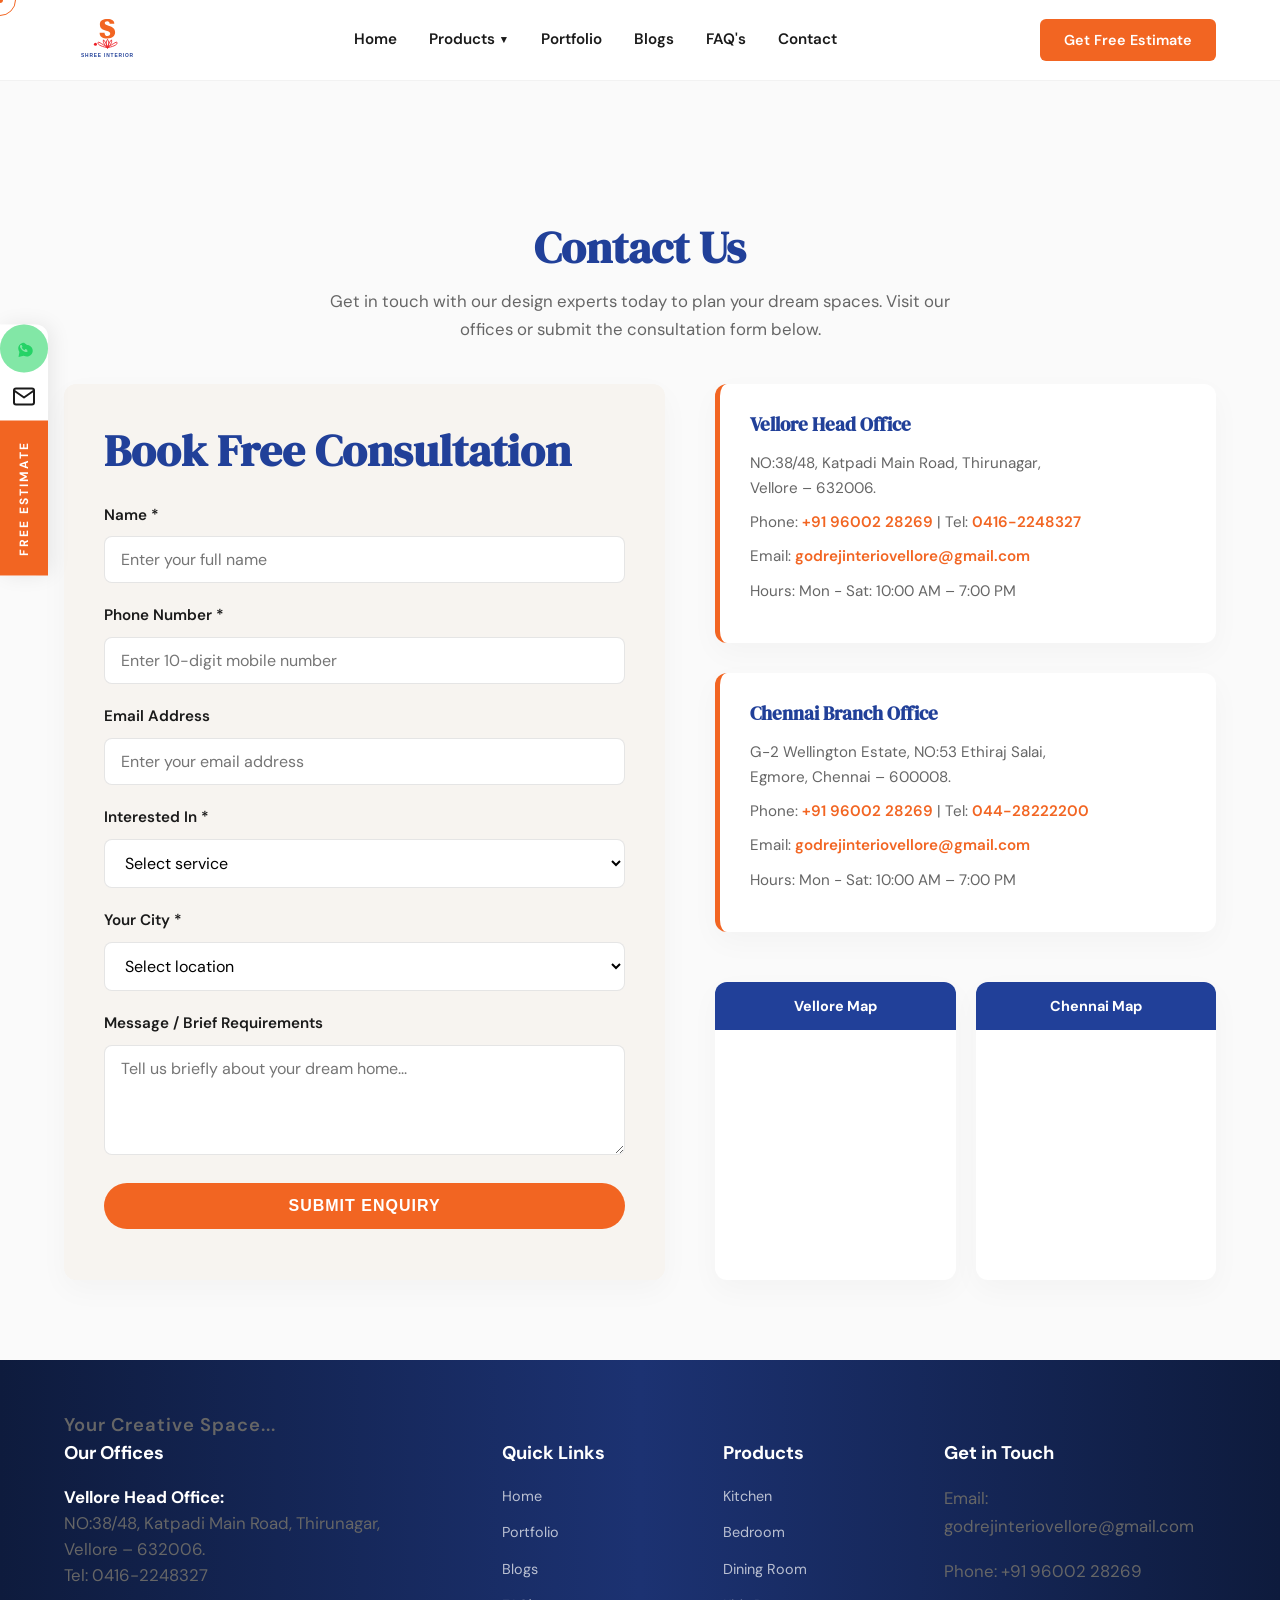
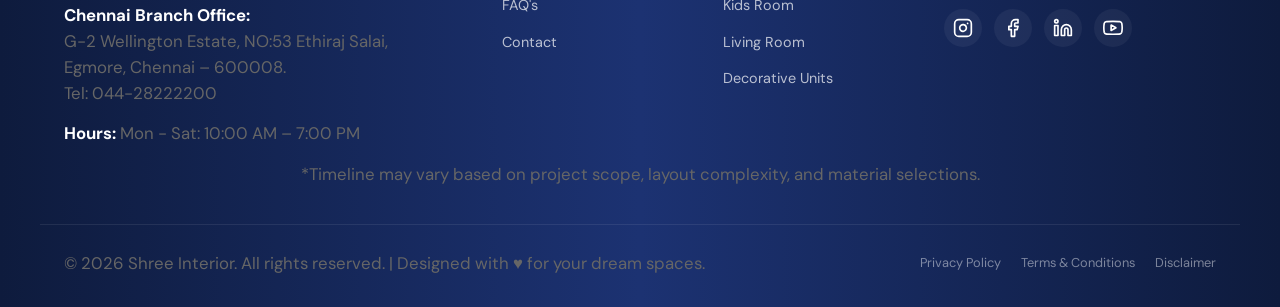
<file: contact.html>
<!DOCTYPE html>
<html lang="en">
<head>
  <meta charset="UTF-8">
  <meta name="viewport" content="width=device-width, initial-scale=1.0">
  <title>Contact Us — Shree Interior</title>
  <meta name="description" content="Contact Shree Interior for premium home and office design consultations. Visit our design centers in Chennai & Vellore or request a call back.">
  <meta name="robots" content="index, follow">
  
  <link rel="preconnect" href="https://fonts.googleapis.com">
  <link rel="preconnect" href="https://fonts.gstatic.com" crossorigin>
  <link href="https://fonts.googleapis.com/css2?family=DM+Sans:wght@400;500;600;700&family=DM+Serif+Display:ital@0;1&display=swap" rel="stylesheet" fetchpriority="high">
  <link rel="stylesheet" href="css/style.min.css">
  <link rel="icon" type="image/svg+xml" href="assets/images/logo.svg">
  
  <style>
    .contact-content {
      padding-top: 140px;
      padding-bottom: 80px;
      max-width: 1200px;
      margin: 0 auto;
    }
    .contact-grid {
      display: grid;
      grid-template-columns: 1.2fr 1fr;
      gap: 50px;
      margin-top: 40px;
    }
    .contact-form-container {
      background: var(--bg-warm);
      padding: 40px;
      border-radius: var(--border-radius);
      box-shadow: 0 10px 30px rgba(0, 0, 0, 0.03);
    }
    .contact-form-container h2 {
      color: var(--brand-blue);
      margin-bottom: 25px;
      font-weight: 700;
    }
    .contact-form-container .form-group {
      margin-bottom: 20px;
    }
    .contact-form-container label {
      display: block;
      margin-bottom: 8px;
      font-weight: 600;
      color: var(--text-dark);
      font-size: 0.95rem;
    }
    .contact-form-container input,
    .contact-form-container select,
    .contact-form-container textarea {
      width: 100%;
      padding: 12px 16px;
      border: 1px solid rgba(0,0,0,0.1);
      border-radius: 8px;
      background: #ffffff;
      font-family: inherit;
      font-size: 1rem;
      transition: border-color 0.3s;
    }
    .contact-form-container input:focus,
    .contact-form-container select:focus,
    .contact-form-container textarea:focus {
      outline: none;
      border-color: var(--primary-orange);
    }
    .contact-form-container .submit-btn {
      background: var(--primary-orange);
      color: var(--text-light);
      border: none;
      padding: 14px 28px;
      border-radius: 30px;
      font-weight: 700;
      cursor: pointer;
      width: 100%;
      transition: all 0.3s;
      font-size: 1rem;
      text-transform: uppercase;
      letter-spacing: 1px;
    }
    .contact-form-container .submit-btn:hover {
      background: var(--brand-blue);
      box-shadow: 0 4px 15px rgba(0, 84, 150, 0.2);
    }
    .contact-info-container {
      display: flex;
      flex-direction: column;
      gap: 30px;
    }
    .contact-office-card {
      background: #ffffff;
      padding: 30px;
      border-radius: var(--border-radius);
      box-shadow: 0 10px 30px rgba(0, 0, 0, 0.03);
      border-left: 5px solid var(--primary-orange);
    }
    .contact-office-card h3 {
      color: var(--brand-blue);
      margin-bottom: 15px;
      font-weight: 700;
    }
    .contact-office-card p {
      color: var(--text-muted);
      line-height: 1.6;
      font-size: 0.95rem;
      margin-bottom: 10px;
    }
    .contact-office-card a {
      color: var(--primary-orange);
      font-weight: 600;
    }
    .contact-maps-wrapper {
      display: grid;
      grid-template-columns: 1fr 1fr;
      gap: 20px;
      margin-top: 20px;
    }
    .contact-map-item {
      background: #ffffff;
      border-radius: var(--border-radius);
      overflow: hidden;
      box-shadow: 0 10px 30px rgba(0, 0, 0, 0.03);
    }
    .contact-map-item span {
      display: block;
      padding: 12px 15px;
      font-weight: 700;
      background: var(--brand-blue);
      color: var(--text-light);
      font-size: 0.9rem;
      text-align: center;
    }
    .contact-map-item iframe {
      width: 100%;
      height: 250px;
      border: none;
      display: block;
    }
    @media (max-width: 1024px) {
      .contact-grid {
        grid-template-columns: 1fr;
      }
    }
    @media (max-width: 767px) {
      .contact-maps-wrapper {
        grid-template-columns: 1fr;
      }
      .contact-form-container {
        padding: 25px;
      }
    }
  </style>
</head>
<body>
  <!-- Preloader -->
  <div class="preloader" id="preloader">
    <img src="assets/images/logo.svg" alt="Shree Interior Logo" class="preloader__logo">
  </div>


  <!-- 1. Custom Cursor (Desktop Only) -->
  <div class="custom-cursor" id="customCursor">
    <div class="cursor__dot"></div>
    <div class="cursor__ring"></div>
  </div>

  <!-- 3. Header -->
  <header class="header">
    <div class="header__container container">
      <a href="index.html" class="header__logo">
        <img src="assets/images/logo.svg" alt="Shree Interior" class="header__logo-img">
      </a>
      
      <nav class="header__nav">
        <ul class="header__nav-list">
          <li class="nav__item-wrapper">
            <a href="index.html" class="nav__item">Home</a>
          </li>
          <li class="nav__item-wrapper nav__item--has-dropdown">
            <span class="nav__item">Products <span class="nav__arrow">▼</span></span>
            <ul class="header__dropdown">
              <li><a href="modular-kitchen.html">Modular Kitchen</a></li>
              <li><a href="bedroom.html">Bedroom</a></li>
              <li><a href="dining-room.html">Dining Room</a></li>
              <li><a href="kids-room.html">Kids Room</a></li>
              <li><a href="living-room.html">Living Room</a></li>
              <li><a href="decorative-units.html">Decorative Units</a></li>
            </ul>
          </li>
          <li class="nav__item-wrapper">
            <a href="portfolio.html" class="nav__item">Portfolio</a>
          </li>
          <li class="nav__item-wrapper">
            <a href="blogs.html" class="nav__item">Blogs</a>
          </li>
          <li class="nav__item-wrapper">
            <a href="faqs.html" class="nav__item">FAQ's</a>
          </li>
          <li class="nav__item-wrapper">
            <a href="contact.html" class="nav__item">Contact</a>
          </li>
        </ul>
      </nav>
      
      <button class="header__cta-btn" data-modal-trigger>Get Free Estimate</button>
      
      <button class="header__hamburger" aria-label="Toggle Mobile Menu">
        <span></span>
        <span></span>
        <span></span>
      </button>
    </div>
  </header>

  <!-- 4. Mobile Drawer -->
  <div class="mobile-drawer">
    <div class="mobile-drawer__content">
      <div class="mobile-drawer__header">
        <a href="index.html" class="mobile-drawer__logo">
          <img src="assets/images/logo.svg" alt="Shree Interior" class="mobile-drawer__logo-img">
        </a>
      </div>
      
      <nav class="mobile-drawer__nav">
        <ul class="mobile-drawer__list">
          <li><a href="index.html">Home</a></li>
          <li class="mobile-drawer__item--has-accordion">
            <button class="mobile-drawer__products-toggle">Products <span class="nav__arrow">▼</span></button>
            <ul class="mobile-drawer__products-list">
              <li><a href="modular-kitchen.html">Modular Kitchen</a></li>
              <li><a href="bedroom.html">Bedroom</a></li>
              <li><a href="dining-room.html">Dining Room</a></li>
              <li><a href="kids-room.html">Kids Room</a></li>
              <li><a href="living-room.html">Living Room</a></li>
              <li><a href="decorative-units.html">Decorative Units</a></li>
            </ul>
          </li>
          <li><a href="portfolio.html">Portfolio</a></li>
          <li><a href="blogs.html">Blogs</a></li>
          <li><a href="faqs.html">FAQ's</a></li>
          <li><a href="contact.html">Contact</a></li>
        </ul>
      </nav>
      
      <div class="mobile-drawer__actions">
        <a href="https://wa.me/919600228269?text=Hi%20Shree%20Interior%2C%20I%27d%20like%20to%20discuss%20an%20interior%20project..." class="mobile-action-btn mobile-action-btn--whatsapp" target="_blank" rel="noopener">
          <svg class="mobile-action-btn__icon" viewBox="0 0 24 24" width="20" height="20">
            <path fill="currentColor" d="M12.031 6.172c-3.181 0-5.767 2.586-5.768 5.766-.001 1.298.424 2.5 1.145 3.473L6.5 20.5l5.241-1.375c.953.52 2.044.814 3.206.814 3.18 0 5.767-2.586 5.768-5.766.001-3.18-2.586-5.766-5.768-5.766h.084zm3.966 8.358c-.167.472-.82.862-1.347.973-.362.076-.833.141-2.42-.516-2.029-.838-3.329-2.91-3.429-3.045-.102-.136-.827-.968-.827-1.847 0-.88.46-1.312.626-1.488.166-.176.362-.22.482-.22h.346c.108 0 .253-.04.397.302.15.358.513 1.25.558 1.342.045.093.076.2.015.321-.061.12-.09.196-.181.302-.09.106-.19.237-.272.317-.09.088-.184.184-.08.362.105.18.468.77.998 1.242.684.608 1.26.797 1.439.886.18.09.284.076.39-.045.105-.12.459-.533.58-.714.12-.18.24-.15.405-.09.165.06 1.05.495 1.23.585.18.09.3.136.346.216.046.08.046.463-.121.935v.002z"/>
          </svg>
          Chat on WhatsApp
        </a>
        <a href="mailto:godrejinteriovellore@gmail.com" class="mobile-action-btn mobile-action-btn--email">
          <svg class="mobile-action-btn__icon" viewBox="0 0 24 24" width="20" height="20">
            <path fill="none" stroke="currentColor" stroke-width="2" stroke-linecap="round" stroke-linejoin="round" d="M3 8l7.89 5.26a2 2 0 002.22 0L21 8M5 19h14a2 2 0 002-2V7a2 2 0 00-2-2H5a2 2 0 00-2 2v10a2 2 0 002 2z"/>
          </svg>
          Email Us
        </a>
        <button class="mobile-action-btn mobile-action-btn--estimate" data-modal-trigger>
          Get Free Estimate
        </button>
      </div>
    </div>
  </div>

  <!-- 5. Side Rail -->
  <div class="side-rail">
    <a href="https://wa.me/919600228269?text=Hi%20Shree%20Interior%2C%20I%27d%20like%20to%20discuss%20an%20interior%20project..." class="side-rail__link side-rail__link--whatsapp" target="_blank" rel="noopener" aria-label="Chat on WhatsApp">
      <span class="pulse-glow"></span>
      <span class="pulse-glow"></span>
      <svg width="24" height="24" viewBox="0 0 24 24" fill="currentColor">
        <path d="M12.031 6.172c-3.181 0-5.767 2.586-5.768 5.766-.001 1.298.424 2.5 1.145 3.473L6.5 20.5l5.241-1.375c.953.52 2.044.814 3.206.814 3.18 0 5.767-2.586 5.768-5.766.001-3.18-2.586-5.766-5.768-5.766h.084zm3.966 8.358c-.167.472-.82.862-1.347.973-.362.076-.833.141-2.42-.516-2.029-.838-3.329-2.91-3.429-3.045-.102-.136-.827-.968-.827-1.847 0-.88.46-1.312.626-1.488.166-.176.362-.22.482-.22h.346c.108 0 .253-.04.397.302.15.358.513 1.25.558 1.342.045.093.076.2.015.321-.061.12-.09.196-.181.302-.09.106-.19.237-.272.317-.09.088-.184.184-.08.362.105.18.468.77.998 1.242.684.608 1.26.797 1.439.886.18.09.284.076.39-.045.105-.12.459-.533.58-.714.12-.18.24-.15.405-.09.165.06 1.05.495 1.23.585.18.09.3.136.346.216.046.08.046.463-.121.935v.002z"/>
      </svg>
    </a>
    <a href="mailto:godrejinteriovellore@gmail.com" class="side-rail__link side-rail__link--email" aria-label="Send Email">
      <svg width="24" height="24" viewBox="0 0 24 24" fill="none" stroke="currentColor" stroke-width="2" stroke-linecap="round" stroke-linejoin="round">
        <path d="M4 4h16c1.1 0 2 .9 2 2v12c0 1.1-.9 2-2 2H4c-1.1 0-2-.9-2-2V6c0-1.1.9-2 2-2z"/>
        <polyline points="22,6 12,13 2,6"/>
      </svg>
    </a>
    <button class="side-rail__estimate" data-modal-trigger>
      Free Estimate
    </button>
  </div>

  
  
  <main class="contact-content container">
    <h1 style="text-align: center; margin-bottom: 12px; color: var(--brand-blue); font-size: 2.8rem; font-weight: 700;">Contact Us</h1>
    <p style="text-align: center; margin-bottom: 40px; color: var(--text-muted); max-width: 650px; margin-left: auto; margin-right: auto; font-size: 1.05rem; line-height: 1.7;">
      Get in touch with our design experts today to plan your dream spaces. Visit our offices or submit the consultation form below.
    </p>

    <div class="contact-grid">
      <!-- Left Column: Form -->
      <div class="contact-form-container">
        <h2>Book Free Consultation</h2>
        
        <div class="contact-form-fields">
          <form id="contactForm">
            <div class="form-group">
              <label for="contactName">Name *</label>
              <input type="text" id="contactName" required placeholder="Enter your full name">
            </div>
            
            <div class="form-group">
              <label for="contactPhone">Phone Number *</label>
              <input type="tel" id="contactPhone" required placeholder="Enter 10-digit mobile number">
            </div>
            
            <div class="form-group">
              <label for="contactEmail">Email Address</label>
              <input type="email" id="contactEmail" placeholder="Enter your email address">
            </div>
            
            <div class="form-group">
              <label for="contactInterest">Interested In *</label>
              <select id="contactInterest" required>
                <option value="" disabled selected>Select service</option>
                <option value="Kitchen">Modular Kitchen</option>
                <option value="Bedroom">Bedroom Design</option>
                <option value="Dining Room">Dining Room Design</option>
                <option value="Living Room">Living Room Design</option>
                <option value="Kids Room">Kids Room Design</option>
                <option value="Decorative Units">Decorative Units</option>
                <option value="Not Sure">Not Sure / Complete Home</option>
              </select>
            </div>
            
            <div class="form-group">
              <label for="contactCity">Your City *</label>
              <select id="contactCity" required>
                <option value="" disabled selected>Select location</option>
                <option value="Vellore">Vellore</option>
                <option value="Chennai">Chennai</option>
              </select>
            </div>
            
            <div class="form-group">
              <label for="contactMessage">Message / Brief Requirements</label>
              <textarea id="contactMessage" rows="4" placeholder="Tell us briefly about your dream home..."></textarea>
            </div>
            
            <button type="submit" class="submit-btn">Submit Enquiry</button>
          </form>
        </div>
        
        <div class="contact-success-block" style="display: none; text-align: center; padding: 40px 20px;">
          <svg class="modal__success-icon" viewBox="0 0 24 24" width="60" height="60" fill="none" stroke="#F26522" stroke-width="2" stroke-linecap="round" stroke-linejoin="round" style="margin-bottom: 20px; display: inline-block;">
            <circle cx="12" cy="12" r="10"/>
            <polyline points="22 4 12 14.01 9 11.01"/>
          </svg>
          <h3 style="color: var(--brand-blue); font-size: 1.8rem; margin-bottom: 15px; font-weight: 700;">Thank You!</h3>
          <p style="color: var(--text-muted); line-height: 1.7; margin-bottom: 25px; font-size: 1rem;">
            Your enquiry has been received successfully. Our design consultant will call you within 24 hours to schedule your free consultation.
          </p>
          <button id="submitAnotherBtn" class="btn btn-secondary" style="margin: 0 auto; display: block; border-radius: 30px; font-weight: 600;">Submit Another Enquiry</button>
        </div>
      </div>

      <!-- Right Column: Details & Maps -->
      <div class="contact-info-container">
        <!-- Vellore Head Office -->
        <div class="contact-office-card">
          <h3>Vellore Head Office</h3>
          <p>NO:38/48, Katpadi Main Road, Thirunagar,<br>Vellore – 632006.</p>
          <p>Phone: <a href="tel:+919600228269">+91 96002 28269</a> | Tel: <a href="tel:04162248327">0416-2248327</a></p>
          <p>Email: <a href="mailto:godrejinteriovellore@gmail.com">godrejinteriovellore@gmail.com</a></p>
          <p>Hours: Mon - Sat: 10:00 AM – 7:00 PM</p>
        </div>

        <!-- Chennai Branch Office -->
        <div class="contact-office-card">
          <h3>Chennai Branch Office</h3>
          <p>G-2 Wellington Estate, NO:53 Ethiraj Salai,<br>Egmore, Chennai – 600008.</p>
          <p>Phone: <a href="tel:+919600228269">+91 96002 28269</a> | Tel: <a href="tel:04428222200">044-28222200</a></p>
          <p>Email: <a href="mailto:godrejinteriovellore@gmail.com">godrejinteriovellore@gmail.com</a></p>
          <p>Hours: Mon - Sat: 10:00 AM – 7:00 PM</p>
        </div>

        <!-- Maps Side-by-Side -->
        <div class="contact-maps-wrapper">
          <div class="contact-map-item">
            <span>Vellore Map</span>
            <iframe 
              src="https://maps.google.com/maps?q=NO:38/48,%20Katpadi%20Main%20Road,%20Thirunagar,%20Vellore%20632006&t=&z=14&ie=UTF8&iwloc=&output=embed" 
              allowfullscreen="" 
              loading="lazy">
            </iframe>
          </div>
          <div class="contact-map-item">
            <span>Chennai Map</span>
            <iframe 
              src="https://maps.google.com/maps?q=G-2%20Wellington%20Estate,%20NO:53%20Ethiraj%20Salai,%20Egmore,%20Chennai%20600008&t=&z=14&ie=UTF8&iwloc=&output=embed" 
              allowfullscreen="" 
              loading="lazy">
            </iframe>
          </div>
        </div>
      </div>
    </div>
  </main>


  <!-- 16. Footer (Timeline footnote appended at bottom) -->
  <footer class="footer" id="footer">
    <div class="footer__top container">
      <!-- Logo removed in footer as requested -->
      <p class="footer__tagline" style="font-size: 1.15rem; font-weight: 600; letter-spacing: 1px;">Your Creative Space...</p>
    </div>
    
    <div class="footer__grid container">
      <!-- Col 1 Offices -->
      <div class="footer__col footer__offices">
        <h3 class="footer__heading">Our Offices</h3>
        <p class="footer__office-item">
          <strong>Vellore Head Office:</strong><br>
          NO:38/48, Katpadi Main Road, Thirunagar,<br>
          Vellore – 632006.<br>
          Tel: <a href="tel:04162248327">0416-2248327</a>
        </p>
        <p class="footer__office-item">
          <strong>Chennai Branch Office:</strong><br>
          G-2 Wellington Estate, NO:53 Ethiraj Salai,<br>
          Egmore, Chennai – 600008.<br>
          Tel: <a href="tel:04428222200">044-28222200</a>
        </p>
        <p class="footer__office-item">
          <strong>Hours:</strong> Mon - Sat: 10:00 AM – 7:00 PM
        </p>
      </div>
      
      <!-- Col 2 Quick Links -->
      <div class="footer__col footer__links">
        <h3 class="footer__heading">Quick Links</h3>
        <ul class="footer__nav-list">
          <li><a href="index.html">Home</a></li>
          <li><a href="portfolio.html">Portfolio</a></li>
          <li><a href="blogs.html">Blogs</a></li>
          <li><a href="faqs.html">FAQ's</a></li>
          <li><a href="contact.html">Contact</a></li>
        </ul>
      </div>
      
      <!-- Col 3 Products -->
      <div class="footer__col footer__products">
        <h3 class="footer__heading">Products</h3>
        <ul class="footer__nav-list">
          <li><a href="modular-kitchen.html">Kitchen</a></li>
          <li><a href="bedroom.html">Bedroom</a></li>
          <li><a href="dining-room.html">Dining Room</a></li>
          <li><a href="kids-room.html">Kids Room</a></li>
          <li><a href="living-room.html">Living Room</a></li>
          <li><a href="decorative-units.html">Decorative Units</a></li>
        </ul>
      </div>
      
      <!-- Col 4 Contact & Socials -->
      <div class="footer__col footer__contact">
        <h3 class="footer__heading">Get in Touch</h3>
        <p class="footer__contact-item">
          Email: <a href="mailto:godrejinteriovellore@gmail.com">godrejinteriovellore@gmail.com</a>
        </p>
        <p class="footer__contact-item">
          Phone: <a href="tel:+919600228269">+91 96002 28269</a>
        </p>
        
        <div class="footer__social">
          <a href="#" class="footer__social-link" aria-label="Instagram">
            <svg width="20" height="20" viewBox="0 0 24 24" fill="none" stroke="currentColor" stroke-width="2" stroke-linecap="round" stroke-linejoin="round">
              <rect x="2" y="2" width="20" height="20" rx="5" ry="5"/>
              <path d="M16 11.37A4 4 0 1 1 12.63 8 4 4 0 0 1 16 11.37z"/>
              <line x1="17.5" y1="6.5" x2="17.51" y2="6.5"/>
            </svg>
          </a>
          <a href="#" class="footer__social-link" aria-label="Facebook">
            <svg width="20" height="20" viewBox="0 0 24 24" fill="none" stroke="currentColor" stroke-width="2" stroke-linecap="round" stroke-linejoin="round">
              <path d="M18 2h-3a5 5 0 0 0-5 5v3H7v4h3v8h4v-8h3l1-4h-4V7a1 1 0 0 1 1-1h3z"/>
            </svg>
          </a>
          <a href="#" class="footer__social-link" aria-label="LinkedIn">
            <svg width="20" height="20" viewBox="0 0 24 24" fill="none" stroke="currentColor" stroke-width="2" stroke-linecap="round" stroke-linejoin="round">
              <path d="M16 8a6 6 0 0 1 6 6v7h-4v-7a2 2 0 0 0-2-2 2 2 0 0 0-2 2v7h-4v-7a6 6 0 0 1 6-6z"/>
              <rect x="2" y="9" width="4" height="12"/>
              <circle cx="4" cy="4" r="2"/>
            </svg>
          </a>
          <a href="#" class="footer__social-link" aria-label="YouTube">
            <svg width="20" height="20" viewBox="0 0 24 24" fill="none" stroke="currentColor" stroke-width="2" stroke-linecap="round" stroke-linejoin="round">
              <path d="M22.54 6.42a2.78 2.78 0 0 0-1.94-2C18.88 4 12 4 12 4s-6.88 0-8.6.46a2.78 2.78 0 0 0-1.94 2A29 29 0 0 0 1 11.75a29 29 0 0 0 .46 5.33A2.78 2.78 0 0 0 3.4 19c1.72.46 8.6.46 8.6.46s6.88 0 8.6-.46a2.78 2.78 0 0 0 1.94-2 29 29 0 0 0 .46-5.25 29 29 0 0 0-.46-5.33z"/>
              <polygon points="9.75 15.02 15.5 11.75 9.75 8.48 9.75 15.02"/>
            </svg>
          </a>
        </div>
      </div>
    </div>
    
    <!-- Relocated timeline footnote here -->
    <div class="footer__footnote container text-center">
      <p>*Timeline may vary based on project scope, layout complexity, and material selections.</p>
    </div>
    
    <div class="footer__bottom container">
      <div class="footer__bottom-flex">
        <p>© 2026 Shree Interior. All rights reserved. | Designed with ♥ for your dream spaces.</p>
        <div class="footer__policy-links">
          <a href="privacy-policy.html">Privacy Policy</a>
          <a href="terms-conditions.html">Terms & Conditions</a>
          <a href="disclaimer.html">Disclaimer</a>
        </div>
      </div>
    </div>
  </footer>

  <!-- 17. Enquiry Modal -->
  <div class="modal" id="enquiryModal">
    <div class="modal__overlay"></div>
    <div class="modal__content">
      <div class="modal__header">
        <h2>Book Free Consultation</h2>
        <button class="modal__close" aria-label="Close Modal">&times;</button>
      </div>
      
      <div class="modal__form-fields">
        <form class="modal__form" id="enquiryForm">
          <div class="form-group">
            <label for="clientName">Name *</label>
            <input type="text" id="clientName" required placeholder="Enter your full name">
          </div>
          
          <div class="form-group">
            <label for="clientPhone">Phone Number *</label>
            <input type="tel" id="clientPhone" required placeholder="Enter 10-digit mobile number">
          </div>
          
          <div class="form-group">
            <label for="clientEmail">Email Address</label>
            <input type="email" id="clientEmail" placeholder="Enter your email address">
          </div>
          
          <div class="form-group">
            <label for="projectInterest">Interested In *</label>
            <select id="projectInterest" required>
              <option value="" disabled selected>Select service</option>
              <option value="Kitchen">Modular Kitchen</option>
              <option value="Bedroom">Bedroom Design</option>
              <option value="Dining Room">Dining Room Design</option>
              <option value="Living Room">Living Room Design</option>
              <option value="Kids Room">Kids Room Design</option>
              <option value="Decorative Units">Decorative Units</option>
              <option value="Not Sure">Not Sure / Complete Home</option>
            </select>
          </div>
          
          <div class="form-group">
            <label for="projectCity">Your City *</label>
            <select id="projectCity" required>
              <option value="" disabled selected>Select location</option>
              <option value="Vellore">Vellore</option>
              <option value="Chennai">Chennai</option>
            </select>
          </div>
          
          <div class="form-group">
            <label for="clientMessage">Message / Brief Requirements</label>
            <textarea id="clientMessage" rows="3" placeholder="Tell us briefly about your dream home..."></textarea>
          </div>
          
          <button type="submit" class="modal__submit-btn">Submit Enquiry</button>
        </form>
      </div>
      
      <div class="modal__success">
        <svg class="modal__success-icon" viewBox="0 0 24 24" width="48" height="48" fill="none" stroke="#F26522" stroke-width="2" stroke-linecap="round" stroke-linejoin="round">
          <circle cx="12" cy="12" r="10"/>
          <polyline points="22 4 12 14.01 9 11.01"/>
        </svg>
        <h3>Thank You!</h3>
        <p>Your enquiry has been received successfully. Our design consultant will call you within 24 hours to schedule your free consultation.</p>
      </div>
    </div>
  </div>

  <!-- 18. Scroll-to-Top Button -->
  <div class="scroll-top" id="scrollTop">
    <div class="scroll-top__fill" id="scrollTopFill"></div>
    <svg class="scroll-top__svg" viewBox="0 0 48 48">
      <circle class="scroll-top__track" cx="24" cy="24" r="20" fill="none" stroke="#e0e0e0" stroke-width="3"/>
    </svg>
    <span class="scroll-top__arrow">↑</span>
  </div>

  <!-- 19. Promotional Bottom Popup Bar -->
  <div class="promo-popup" id="promoPopup">
    <div class="promo-popup__content">
      <button class="promo-popup__close" id="promoClose" aria-label="Close promotion">&times;</button>
      <p class="promo-popup__text">Get a free interior design consultation — no obligation.</p>
      <button class="btn btn-primary promo-popup__btn" data-modal-trigger>Book Free Consultation</button>
    </div>
  </div>

  <!-- Main JavaScript File -->
  <script src="js/main.min.js"></script>

  
  <script>
    document.addEventListener('DOMContentLoaded', () => {
      const contactForm = document.getElementById('contactForm');
      const formFields = document.querySelector('.contact-form-fields');
      const successBlock = document.querySelector('.contact-success-block');
      const resetBtn = document.getElementById('submitAnotherBtn');

      if (contactForm && formFields && successBlock) {
        contactForm.addEventListener('submit', (e) => {
          e.preventDefault();
          const submitBtn = contactForm.querySelector('.submit-btn');
          const originalText = submitBtn.textContent;
          submitBtn.textContent = 'Sending...';
          submitBtn.disabled = true;

          setTimeout(() => {
            formFields.style.display = 'none';
            successBlock.style.display = 'block';
            contactForm.reset();
            submitBtn.textContent = originalText;
            submitBtn.disabled = false;
          }, 1200);
        });
      }

      if (resetBtn && formFields && successBlock) {
        resetBtn.addEventListener('click', () => {
          successBlock.style.display = 'none';
          formFields.style.display = 'block';
        });
      }
    });
  </script>
</body>
</html>
</file>
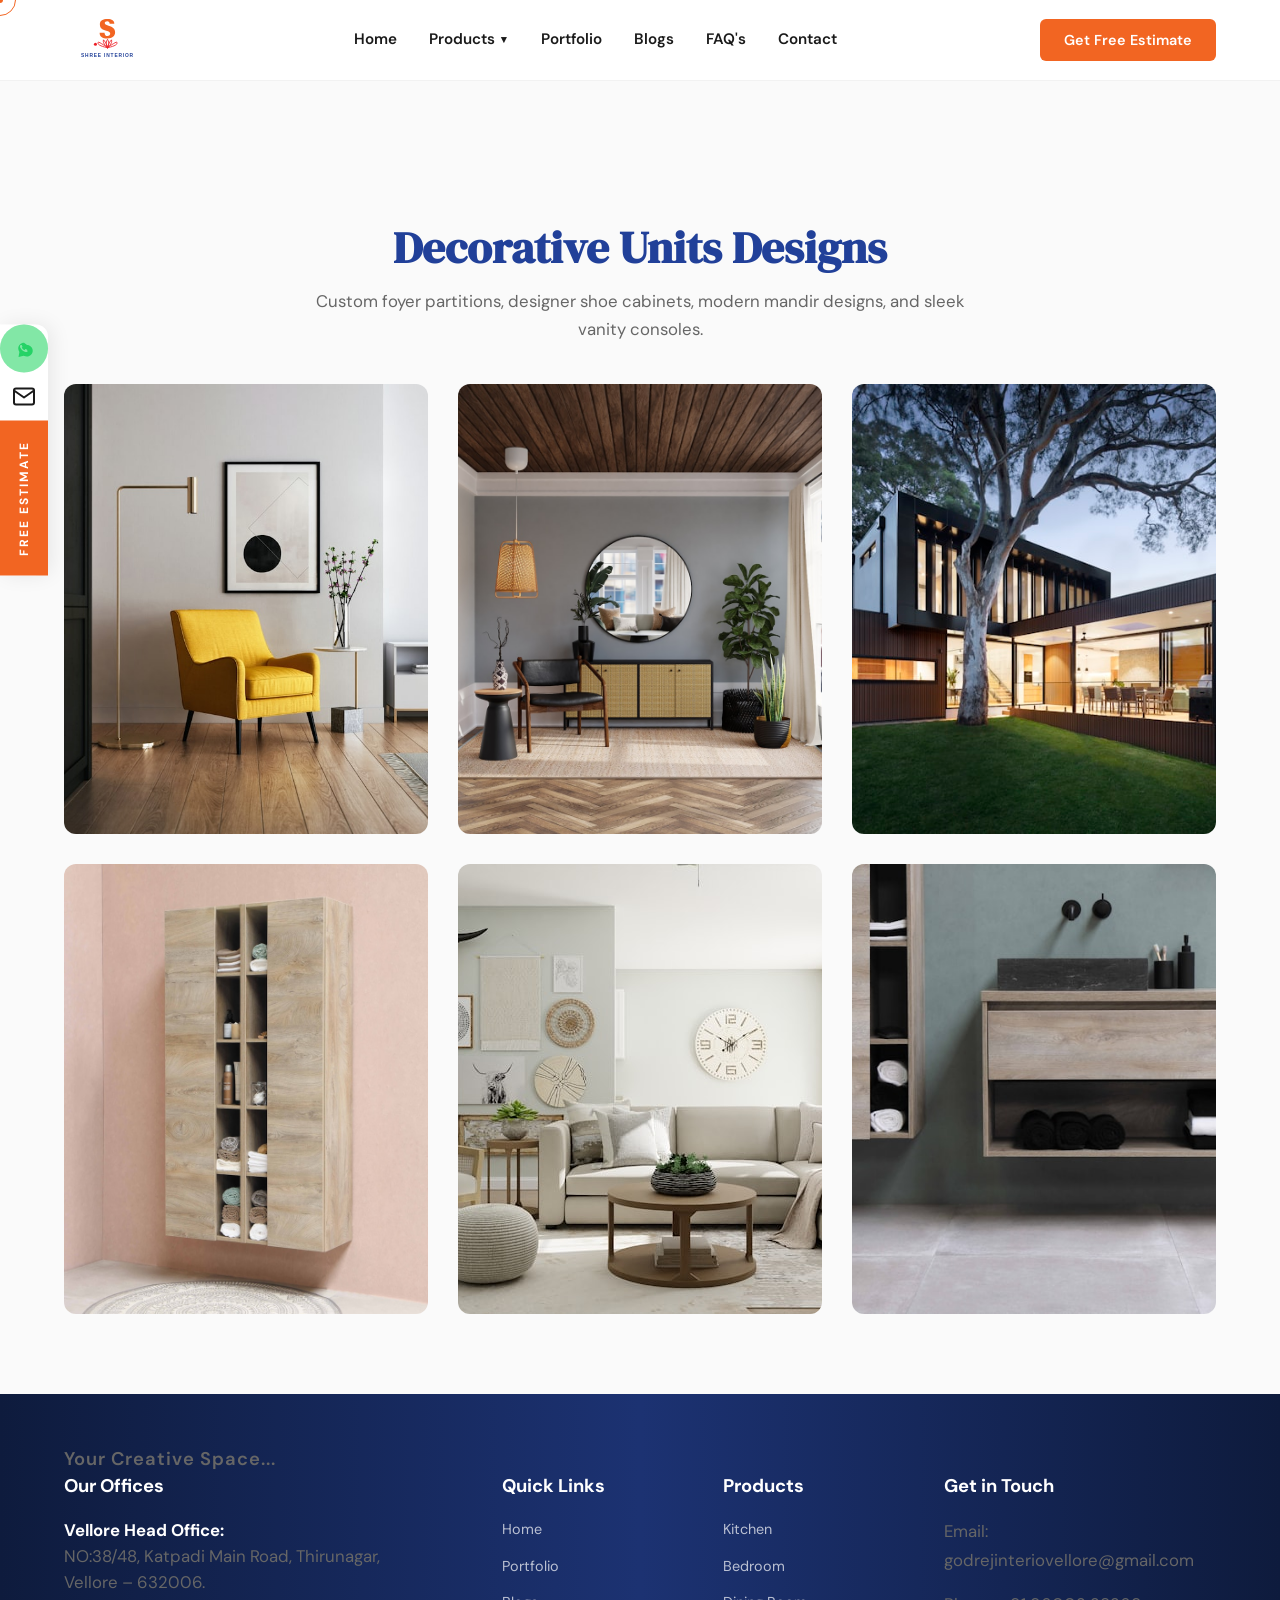
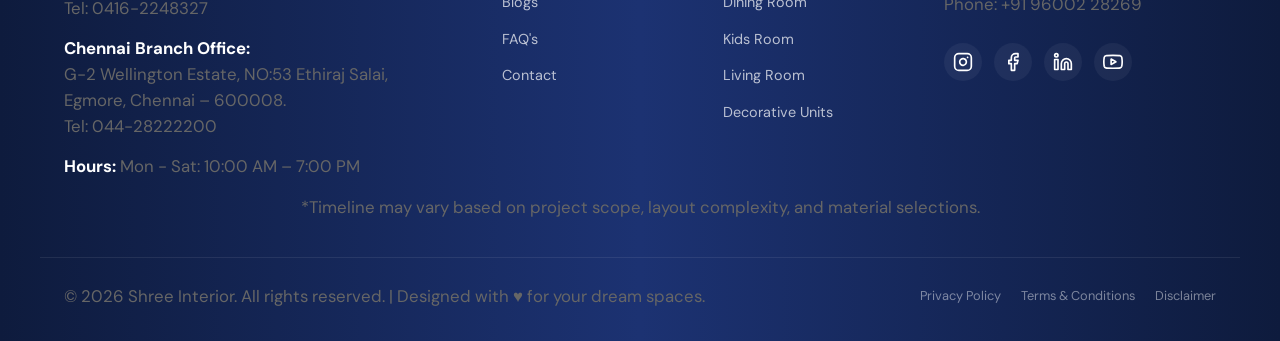
<file: decorative-units.html>
<!DOCTYPE html>
<html lang="en">
<head>
  <meta charset="UTF-8">
  <meta name="viewport" content="width=device-width, initial-scale=1.0">
  <title>Decorative Units Designs — Shree Interior</title>
  <meta name="description" content="Explore beautiful foyer partitions, modern mandir layouts, and vanity counters by Shree Interior in Vellore & Chennai.">
  <meta name="robots" content="index, follow">
  
  <link rel="preconnect" href="https://fonts.googleapis.com">
  <link rel="preconnect" href="https://fonts.gstatic.com" crossorigin>
  <link href="https://fonts.googleapis.com/css2?family=DM+Sans:wght@400;500;600;700&family=DM+Serif+Display:ital@0;1&display=swap" rel="stylesheet" fetchpriority="high">
  <link rel="stylesheet" href="css/style.min.css">
  <link rel="icon" type="image/svg+xml" href="assets/images/logo.svg">
  
  <style>
    .portfolio-content {
      padding-top: 140px;
      padding-bottom: 80px;
      max-width: 1200px;
      margin: 0 auto;
    }
    .portfolio-grid {
      display: grid;
      grid-template-columns: repeat(3, 1fr);
      gap: 30px;
      margin-top: 40px;
    }
    .portfolio-grid .gallery__card {
      width: 100% !important;
      max-width: 380px;
      height: 450px !important;
      margin: 0 auto;
      transition: transform 0.4s ease, opacity 0.4s ease;
    }
    @media (max-width: 1024px) {
      .portfolio-grid {
        grid-template-columns: repeat(2, 1fr);
      }
    }
    @media (max-width: 767px) {
      .portfolio-grid {
        grid-template-columns: 1fr;
      }
      .portfolio-grid .gallery__card {
        height: 380px !important;
      }
    }
  </style>
</head>
<body>
  <!-- Preloader -->
  <div class="preloader" id="preloader">
    <img src="assets/images/logo.svg" alt="Shree Interior Logo" class="preloader__logo">
  </div>


  <!-- 1. Custom Cursor (Desktop Only) -->
  <div class="custom-cursor" id="customCursor">
    <div class="cursor__dot"></div>
    <div class="cursor__ring"></div>
  </div>

  <!-- 3. Header -->
  <header class="header">
    <div class="header__container container">
      <a href="index.html" class="header__logo">
        <img src="assets/images/logo.svg" alt="Shree Interior" class="header__logo-img">
      </a>
      
      <nav class="header__nav">
        <ul class="header__nav-list">
          <li class="nav__item-wrapper">
            <a href="index.html" class="nav__item">Home</a>
          </li>
          <li class="nav__item-wrapper nav__item--has-dropdown">
            <span class="nav__item">Products <span class="nav__arrow">▼</span></span>
            <ul class="header__dropdown">
              <li><a href="modular-kitchen.html">Modular Kitchen</a></li>
              <li><a href="bedroom.html">Bedroom</a></li>
              <li><a href="dining-room.html">Dining Room</a></li>
              <li><a href="kids-room.html">Kids Room</a></li>
              <li><a href="living-room.html">Living Room</a></li>
              <li><a href="decorative-units.html">Decorative Units</a></li>
            </ul>
          </li>
          <li class="nav__item-wrapper">
            <a href="portfolio.html" class="nav__item">Portfolio</a>
          </li>
          <li class="nav__item-wrapper">
            <a href="blogs.html" class="nav__item">Blogs</a>
          </li>
          <li class="nav__item-wrapper">
            <a href="faqs.html" class="nav__item">FAQ's</a>
          </li>
          <li class="nav__item-wrapper">
            <a href="contact.html" class="nav__item">Contact</a>
          </li>
        </ul>
      </nav>
      
      <button class="header__cta-btn" data-modal-trigger>Get Free Estimate</button>
      
      <button class="header__hamburger" aria-label="Toggle Mobile Menu">
        <span></span>
        <span></span>
        <span></span>
      </button>
    </div>
  </header>

  <!-- 4. Mobile Drawer -->
  <div class="mobile-drawer">
    <div class="mobile-drawer__content">
      <div class="mobile-drawer__header">
        <a href="index.html" class="mobile-drawer__logo">
          <img src="assets/images/logo.svg" alt="Shree Interior" class="mobile-drawer__logo-img">
        </a>
      </div>
      
      <nav class="mobile-drawer__nav">
        <ul class="mobile-drawer__list">
          <li><a href="index.html">Home</a></li>
          <li class="mobile-drawer__item--has-accordion">
            <button class="mobile-drawer__products-toggle">Products <span class="nav__arrow">▼</span></button>
            <ul class="mobile-drawer__products-list">
              <li><a href="modular-kitchen.html">Modular Kitchen</a></li>
              <li><a href="bedroom.html">Bedroom</a></li>
              <li><a href="dining-room.html">Dining Room</a></li>
              <li><a href="kids-room.html">Kids Room</a></li>
              <li><a href="living-room.html">Living Room</a></li>
              <li><a href="decorative-units.html">Decorative Units</a></li>
            </ul>
          </li>
          <li><a href="portfolio.html">Portfolio</a></li>
          <li><a href="blogs.html">Blogs</a></li>
          <li><a href="faqs.html">FAQ's</a></li>
          <li><a href="contact.html">Contact</a></li>
        </ul>
      </nav>
      
      <div class="mobile-drawer__actions">
        <a href="https://wa.me/919600228269?text=Hi%20Shree%20Interior%2C%20I%27d%20like%20to%20discuss%20an%20interior%20project..." class="mobile-action-btn mobile-action-btn--whatsapp" target="_blank" rel="noopener">
          <svg class="mobile-action-btn__icon" viewBox="0 0 24 24" width="20" height="20">
            <path fill="currentColor" d="M12.031 6.172c-3.181 0-5.767 2.586-5.768 5.766-.001 1.298.424 2.5 1.145 3.473L6.5 20.5l5.241-1.375c.953.52 2.044.814 3.206.814 3.18 0 5.767-2.586 5.768-5.766.001-3.18-2.586-5.766-5.768-5.766h.084zm3.966 8.358c-.167.472-.82.862-1.347.973-.362.076-.833.141-2.42-.516-2.029-.838-3.329-2.91-3.429-3.045-.102-.136-.827-.968-.827-1.847 0-.88.46-1.312.626-1.488.166-.176.362-.22.482-.22h.346c.108 0 .253-.04.397.302.15.358.513 1.25.558 1.342.045.093.076.2.015.321-.061.12-.09.196-.181.302-.09.106-.19.237-.272.317-.09.088-.184.184-.08.362.105.18.468.77.998 1.242.684.608 1.26.797 1.439.886.18.09.284.076.39-.045.105-.12.459-.533.58-.714.12-.18.24-.15.405-.09.165.06 1.05.495 1.23.585.18.09.3.136.346.216.046.08.046.463-.121.935v.002z"/>
          </svg>
          Chat on WhatsApp
        </a>
        <a href="mailto:godrejinteriovellore@gmail.com" class="mobile-action-btn mobile-action-btn--email">
          <svg class="mobile-action-btn__icon" viewBox="0 0 24 24" width="20" height="20">
            <path fill="none" stroke="currentColor" stroke-width="2" stroke-linecap="round" stroke-linejoin="round" d="M3 8l7.89 5.26a2 2 0 002.22 0L21 8M5 19h14a2 2 0 002-2V7a2 2 0 00-2-2H5a2 2 0 00-2 2v10a2 2 0 002 2z"/>
          </svg>
          Email Us
        </a>
        <button class="mobile-action-btn mobile-action-btn--estimate" data-modal-trigger>
          Get Free Estimate
        </button>
      </div>
    </div>
  </div>

  <!-- 5. Side Rail -->
  <div class="side-rail">
    <a href="https://wa.me/919600228269?text=Hi%20Shree%20Interior%2C%20I%27d%20like%20to%20discuss%20an%20interior%20project..." class="side-rail__link side-rail__link--whatsapp" target="_blank" rel="noopener" aria-label="Chat on WhatsApp">
      <span class="pulse-glow"></span>
      <span class="pulse-glow"></span>
      <svg width="24" height="24" viewBox="0 0 24 24" fill="currentColor">
        <path d="M12.031 6.172c-3.181 0-5.767 2.586-5.768 5.766-.001 1.298.424 2.5 1.145 3.473L6.5 20.5l5.241-1.375c.953.52 2.044.814 3.206.814 3.18 0 5.767-2.586 5.768-5.766.001-3.18-2.586-5.766-5.768-5.766h.084zm3.966 8.358c-.167.472-.82.862-1.347.973-.362.076-.833.141-2.42-.516-2.029-.838-3.329-2.91-3.429-3.045-.102-.136-.827-.968-.827-1.847 0-.88.46-1.312.626-1.488.166-.176.362-.22.482-.22h.346c.108 0 .253-.04.397.302.15.358.513 1.25.558 1.342.045.093.076.2.015.321-.061.12-.09.196-.181.302-.09.106-.19.237-.272.317-.09.088-.184.184-.08.362.105.18.468.77.998 1.242.684.608 1.26.797 1.439.886.18.09.284.076.39-.045.105-.12.459-.533.58-.714.12-.18.24-.15.405-.09.165.06 1.05.495 1.23.585.18.09.3.136.346.216.046.08.046.463-.121.935v.002z"/>
      </svg>
    </a>
    <a href="mailto:godrejinteriovellore@gmail.com" class="side-rail__link side-rail__link--email" aria-label="Send Email">
      <svg width="24" height="24" viewBox="0 0 24 24" fill="none" stroke="currentColor" stroke-width="2" stroke-linecap="round" stroke-linejoin="round">
        <path d="M4 4h16c1.1 0 2 .9 2 2v12c0 1.1-.9 2-2 2H4c-1.1 0-2-.9-2-2V6c0-1.1.9-2 2-2z"/>
        <polyline points="22,6 12,13 2,6"/>
      </svg>
    </a>
    <button class="side-rail__estimate" data-modal-trigger>
      Free Estimate
    </button>
  </div>

  
  
  <main class="portfolio-content container">
    <h1 style="text-align: center; margin-bottom: 12px; color: var(--brand-blue); font-size: 2.8rem; font-weight: 700;">Decorative Units Designs</h1>
    <p style="text-align: center; margin-bottom: 40px; color: var(--text-muted); max-width: 650px; margin-left: auto; margin-right: auto; font-size: 1.05rem; line-height: 1.7;">
      Custom foyer partitions, designer shoe cabinets, modern mandir designs, and sleek vanity consoles.
    </p>

    <!-- Portfolio Grid -->
    <div class="portfolio-grid">
      
      <!-- Item -->
      <div class="gallery__card reveal-up">
        <img src="assets/images/portfolio/img_7.jpg" alt="Designer Foyer & Partition" loading="lazy">
        <div class="gallery__overlay">
          <h3 class="gallery__name">Designer Foyer & Partition</h3>
          <span class="gallery__category">Decorative</span>
        </div>
      </div>
      <!-- Item -->
      <div class="gallery__card reveal-up">
        <img src="assets/images/portfolio/img_8.jpg" alt="Custom Console Table" loading="lazy">
        <div class="gallery__overlay">
          <h3 class="gallery__name">Custom Console Table</h3>
          <span class="gallery__category">Decorative</span>
        </div>
      </div>
      <!-- Item -->
      <div class="gallery__card reveal-up">
        <img src="assets/images/portfolio/img_9.jpg" alt="Modern Mandir Unit" loading="lazy">
        <div class="gallery__overlay">
          <h3 class="gallery__name">Modern Mandir Unit</h3>
          <span class="gallery__category">Decorative</span>
        </div>
      </div>
      <!-- Item -->
      <div class="gallery__card reveal-up">
        <img src="assets/images/portfolio/img_6.jpg" alt="Sleek Shoe Rack & Foyer" loading="lazy">
        <div class="gallery__overlay">
          <h3 class="gallery__name">Sleek Shoe Rack & Foyer</h3>
          <span class="gallery__category">Decorative</span>
        </div>
      </div>
      <!-- Item -->
      <div class="gallery__card reveal-up">
        <img src="assets/images/portfolio/img_3.jpg" alt="Luxury Vanity Console" loading="lazy">
        <div class="gallery__overlay">
          <h3 class="gallery__name">Luxury Vanity Console</h3>
          <span class="gallery__category">Decorative</span>
        </div>
      </div>
      <!-- Item -->
      <div class="gallery__card reveal-up">
        <img src="assets/images/portfolio/img_10.jpg" alt="Custom Wall Shelf & Console" loading="lazy">
        <div class="gallery__overlay">
          <h3 class="gallery__name">Custom Wall Shelf & Console</h3>
          <span class="gallery__category">Decorative</span>
        </div>
      </div>
    </div>
  </main>
  

  <!-- 16. Footer (Timeline footnote appended at bottom) -->
  <footer class="footer" id="footer">
    <div class="footer__top container">
      <!-- Logo removed in footer as requested -->
      <p class="footer__tagline" style="font-size: 1.15rem; font-weight: 600; letter-spacing: 1px;">Your Creative Space...</p>
    </div>
    
    <div class="footer__grid container">
      <!-- Col 1 Offices -->
      <div class="footer__col footer__offices">
        <h3 class="footer__heading">Our Offices</h3>
        <p class="footer__office-item">
          <strong>Vellore Head Office:</strong><br>
          NO:38/48, Katpadi Main Road, Thirunagar,<br>
          Vellore – 632006.<br>
          Tel: <a href="tel:04162248327">0416-2248327</a>
        </p>
        <p class="footer__office-item">
          <strong>Chennai Branch Office:</strong><br>
          G-2 Wellington Estate, NO:53 Ethiraj Salai,<br>
          Egmore, Chennai – 600008.<br>
          Tel: <a href="tel:04428222200">044-28222200</a>
        </p>
        <p class="footer__office-item">
          <strong>Hours:</strong> Mon - Sat: 10:00 AM – 7:00 PM
        </p>
      </div>
      
      <!-- Col 2 Quick Links -->
      <div class="footer__col footer__links">
        <h3 class="footer__heading">Quick Links</h3>
        <ul class="footer__nav-list">
          <li><a href="index.html">Home</a></li>
          <li><a href="portfolio.html">Portfolio</a></li>
          <li><a href="blogs.html">Blogs</a></li>
          <li><a href="faqs.html">FAQ's</a></li>
          <li><a href="contact.html">Contact</a></li>
        </ul>
      </div>
      
      <!-- Col 3 Products -->
      <div class="footer__col footer__products">
        <h3 class="footer__heading">Products</h3>
        <ul class="footer__nav-list">
          <li><a href="modular-kitchen.html">Kitchen</a></li>
          <li><a href="bedroom.html">Bedroom</a></li>
          <li><a href="dining-room.html">Dining Room</a></li>
          <li><a href="kids-room.html">Kids Room</a></li>
          <li><a href="living-room.html">Living Room</a></li>
          <li><a href="decorative-units.html">Decorative Units</a></li>
        </ul>
      </div>
      
      <!-- Col 4 Contact & Socials -->
      <div class="footer__col footer__contact">
        <h3 class="footer__heading">Get in Touch</h3>
        <p class="footer__contact-item">
          Email: <a href="mailto:godrejinteriovellore@gmail.com">godrejinteriovellore@gmail.com</a>
        </p>
        <p class="footer__contact-item">
          Phone: <a href="tel:+919600228269">+91 96002 28269</a>
        </p>
        
        <div class="footer__social">
          <a href="#" class="footer__social-link" aria-label="Instagram">
            <svg width="20" height="20" viewBox="0 0 24 24" fill="none" stroke="currentColor" stroke-width="2" stroke-linecap="round" stroke-linejoin="round">
              <rect x="2" y="2" width="20" height="20" rx="5" ry="5"/>
              <path d="M16 11.37A4 4 0 1 1 12.63 8 4 4 0 0 1 16 11.37z"/>
              <line x1="17.5" y1="6.5" x2="17.51" y2="6.5"/>
            </svg>
          </a>
          <a href="#" class="footer__social-link" aria-label="Facebook">
            <svg width="20" height="20" viewBox="0 0 24 24" fill="none" stroke="currentColor" stroke-width="2" stroke-linecap="round" stroke-linejoin="round">
              <path d="M18 2h-3a5 5 0 0 0-5 5v3H7v4h3v8h4v-8h3l1-4h-4V7a1 1 0 0 1 1-1h3z"/>
            </svg>
          </a>
          <a href="#" class="footer__social-link" aria-label="LinkedIn">
            <svg width="20" height="20" viewBox="0 0 24 24" fill="none" stroke="currentColor" stroke-width="2" stroke-linecap="round" stroke-linejoin="round">
              <path d="M16 8a6 6 0 0 1 6 6v7h-4v-7a2 2 0 0 0-2-2 2 2 0 0 0-2 2v7h-4v-7a6 6 0 0 1 6-6z"/>
              <rect x="2" y="9" width="4" height="12"/>
              <circle cx="4" cy="4" r="2"/>
            </svg>
          </a>
          <a href="#" class="footer__social-link" aria-label="YouTube">
            <svg width="20" height="20" viewBox="0 0 24 24" fill="none" stroke="currentColor" stroke-width="2" stroke-linecap="round" stroke-linejoin="round">
              <path d="M22.54 6.42a2.78 2.78 0 0 0-1.94-2C18.88 4 12 4 12 4s-6.88 0-8.6.46a2.78 2.78 0 0 0-1.94 2A29 29 0 0 0 1 11.75a29 29 0 0 0 .46 5.33A2.78 2.78 0 0 0 3.4 19c1.72.46 8.6.46 8.6.46s6.88 0 8.6-.46a2.78 2.78 0 0 0 1.94-2 29 29 0 0 0 .46-5.25 29 29 0 0 0-.46-5.33z"/>
              <polygon points="9.75 15.02 15.5 11.75 9.75 8.48 9.75 15.02"/>
            </svg>
          </a>
        </div>
      </div>
    </div>
    
    <!-- Relocated timeline footnote here -->
    <div class="footer__footnote container text-center">
      <p>*Timeline may vary based on project scope, layout complexity, and material selections.</p>
    </div>
    
    <div class="footer__bottom container">
      <div class="footer__bottom-flex">
        <p>© 2026 Shree Interior. All rights reserved. | Designed with ♥ for your dream spaces.</p>
        <div class="footer__policy-links">
          <a href="privacy-policy.html">Privacy Policy</a>
          <a href="terms-conditions.html">Terms & Conditions</a>
          <a href="disclaimer.html">Disclaimer</a>
        </div>
      </div>
    </div>
  </footer>

  <!-- 17. Enquiry Modal -->
  <div class="modal" id="enquiryModal">
    <div class="modal__overlay"></div>
    <div class="modal__content">
      <div class="modal__header">
        <h2>Book Free Consultation</h2>
        <button class="modal__close" aria-label="Close Modal">&times;</button>
      </div>
      
      <div class="modal__form-fields">
        <form class="modal__form" id="enquiryForm">
          <div class="form-group">
            <label for="clientName">Name *</label>
            <input type="text" id="clientName" required placeholder="Enter your full name">
          </div>
          
          <div class="form-group">
            <label for="clientPhone">Phone Number *</label>
            <input type="tel" id="clientPhone" required placeholder="Enter 10-digit mobile number">
          </div>
          
          <div class="form-group">
            <label for="clientEmail">Email Address</label>
            <input type="email" id="clientEmail" placeholder="Enter your email address">
          </div>
          
          <div class="form-group">
            <label for="projectInterest">Interested In *</label>
            <select id="projectInterest" required>
              <option value="" disabled selected>Select service</option>
              <option value="Kitchen">Modular Kitchen</option>
              <option value="Bedroom">Bedroom Design</option>
              <option value="Dining Room">Dining Room Design</option>
              <option value="Living Room">Living Room Design</option>
              <option value="Kids Room">Kids Room Design</option>
              <option value="Decorative Units">Decorative Units</option>
              <option value="Not Sure">Not Sure / Complete Home</option>
            </select>
          </div>
          
          <div class="form-group">
            <label for="projectCity">Your City *</label>
            <select id="projectCity" required>
              <option value="" disabled selected>Select location</option>
              <option value="Vellore">Vellore</option>
              <option value="Chennai">Chennai</option>
            </select>
          </div>
          
          <div class="form-group">
            <label for="clientMessage">Message / Brief Requirements</label>
            <textarea id="clientMessage" rows="3" placeholder="Tell us briefly about your dream home..."></textarea>
          </div>
          
          <button type="submit" class="modal__submit-btn">Submit Enquiry</button>
        </form>
      </div>
      
      <div class="modal__success">
        <svg class="modal__success-icon" viewBox="0 0 24 24" width="48" height="48" fill="none" stroke="#F26522" stroke-width="2" stroke-linecap="round" stroke-linejoin="round">
          <circle cx="12" cy="12" r="10"/>
          <polyline points="22 4 12 14.01 9 11.01"/>
        </svg>
        <h3>Thank You!</h3>
        <p>Your enquiry has been received successfully. Our design consultant will call you within 24 hours to schedule your free consultation.</p>
      </div>
    </div>
  </div>

  <!-- 18. Scroll-to-Top Button -->
  <div class="scroll-top" id="scrollTop">
    <div class="scroll-top__fill" id="scrollTopFill"></div>
    <svg class="scroll-top__svg" viewBox="0 0 48 48">
      <circle class="scroll-top__track" cx="24" cy="24" r="20" fill="none" stroke="#e0e0e0" stroke-width="3"/>
    </svg>
    <span class="scroll-top__arrow">↑</span>
  </div>

  <!-- 19. Promotional Bottom Popup Bar -->
  <div class="promo-popup" id="promoPopup">
    <div class="promo-popup__content">
      <button class="promo-popup__close" id="promoClose" aria-label="Close promotion">&times;</button>
      <p class="promo-popup__text">Get a free interior design consultation — no obligation.</p>
      <button class="btn btn-primary promo-popup__btn" data-modal-trigger>Book Free Consultation</button>
    </div>
  </div>

  <!-- Main JavaScript File -->
  <script src="js/main.min.js"></script>

</body>
</html>
</file>
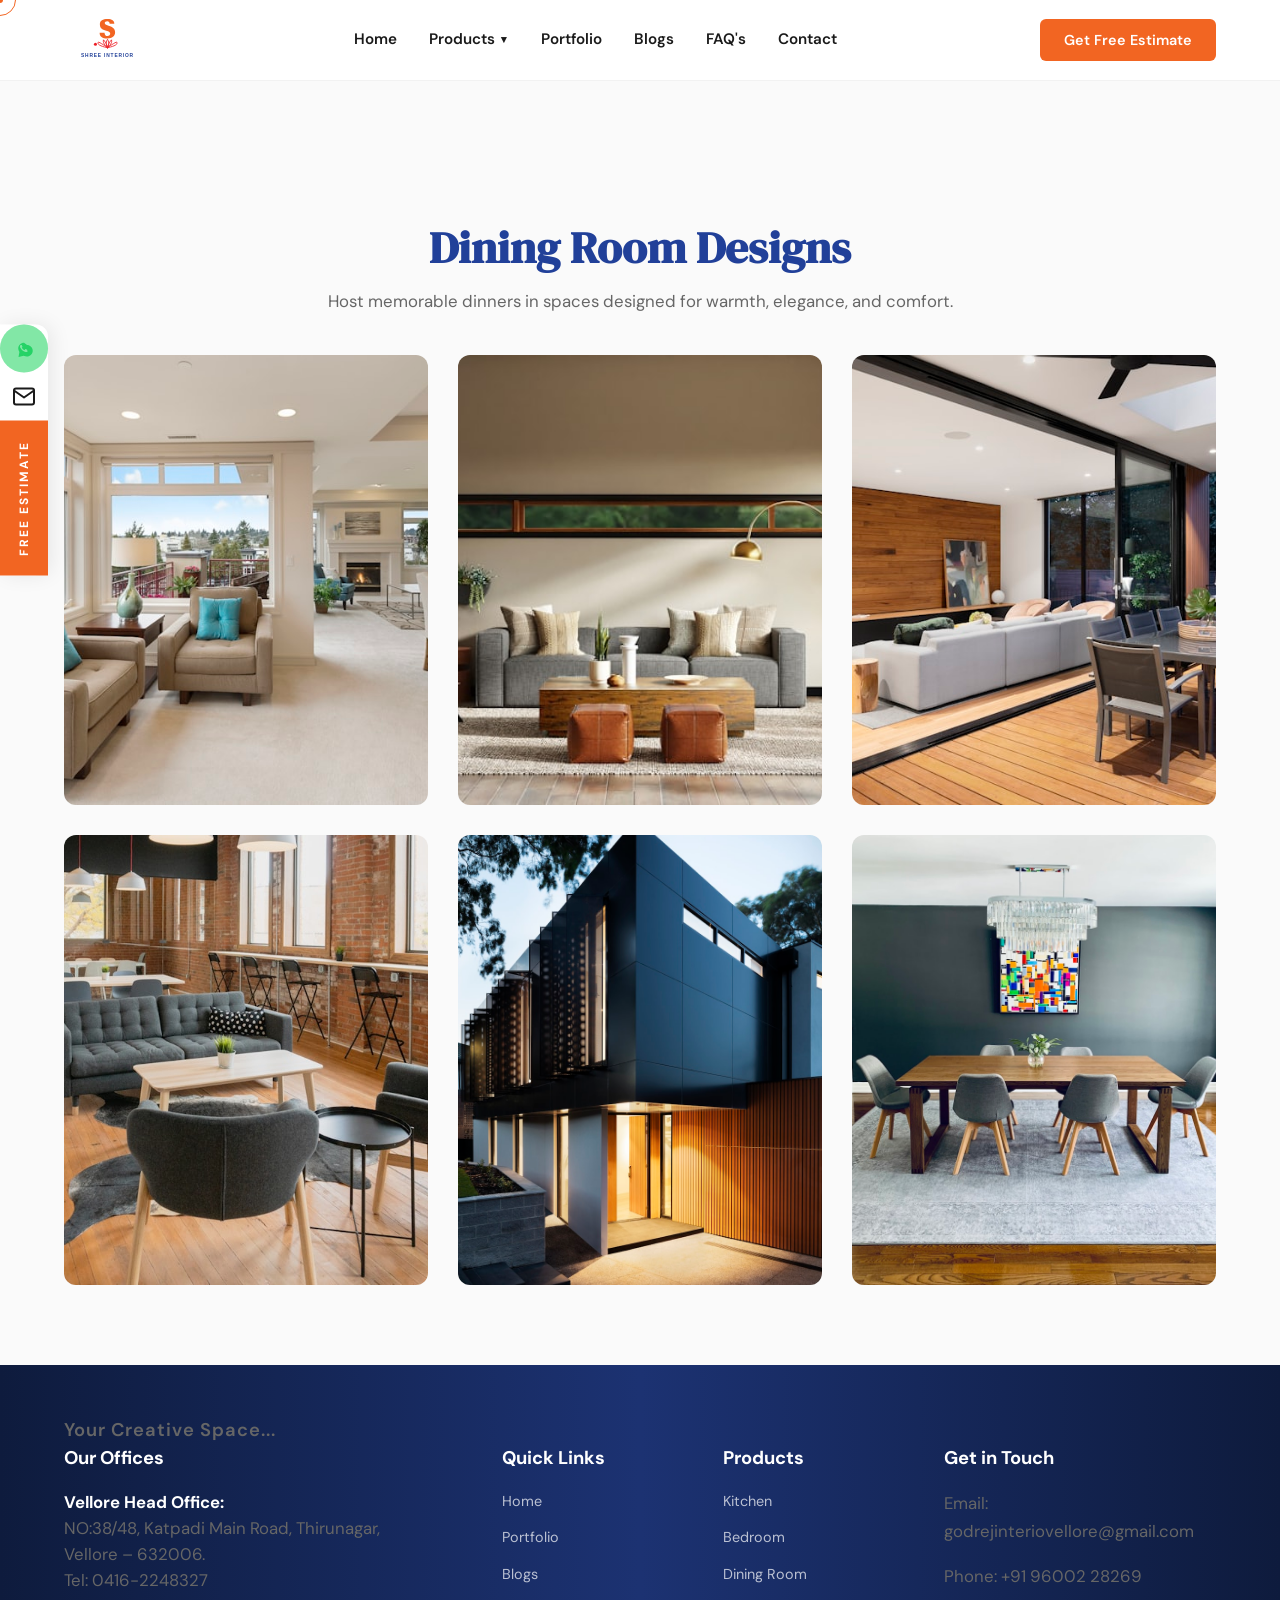
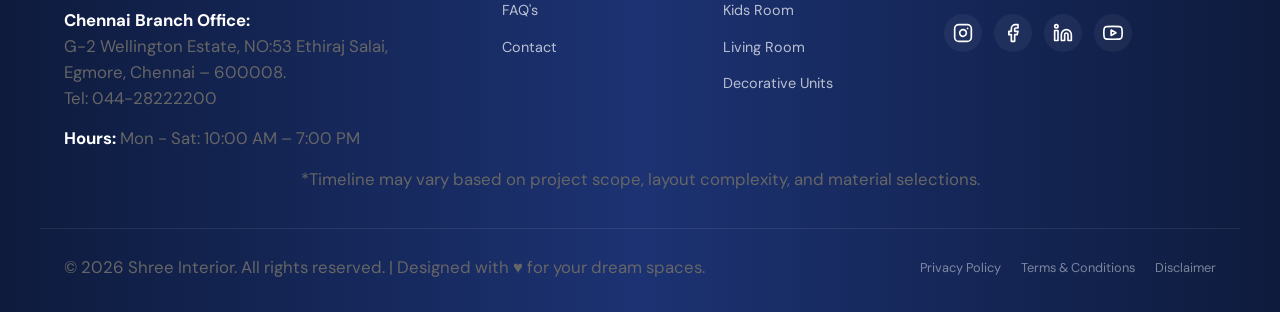
<file: dining-room.html>
<!DOCTYPE html>
<html lang="en">
<head>
  <meta charset="UTF-8">
  <meta name="viewport" content="width=device-width, initial-scale=1.0">
  <title>Dining Room Designs — Shree Interior</title>
  <meta name="description" content="Premium dining room interior designs by Shree Interior. Elegant tables, partitions, and dining layouts for Chennai & Vellore homes.">
  <meta name="robots" content="index, follow">
  
  <link rel="preconnect" href="https://fonts.googleapis.com">
  <link rel="preconnect" href="https://fonts.gstatic.com" crossorigin>
  <link href="https://fonts.googleapis.com/css2?family=DM+Sans:wght@400;500;600;700&family=DM+Serif+Display:ital@0;1&display=swap" rel="stylesheet" fetchpriority="high">
  <link rel="stylesheet" href="css/style.min.css">
  <link rel="icon" type="image/svg+xml" href="assets/images/logo.svg">
  
  <style>
    .portfolio-content {
      padding-top: 140px;
      padding-bottom: 80px;
      max-width: 1200px;
      margin: 0 auto;
    }
    .portfolio-grid {
      display: grid;
      grid-template-columns: repeat(3, 1fr);
      gap: 30px;
      margin-top: 40px;
    }
    .portfolio-grid .gallery__card {
      width: 100% !important;
      max-width: 380px;
      height: 450px !important;
      margin: 0 auto;
      transition: transform 0.4s ease, opacity 0.4s ease;
    }
    @media (max-width: 1024px) {
      .portfolio-grid {
        grid-template-columns: repeat(2, 1fr);
      }
    }
    @media (max-width: 767px) {
      .portfolio-grid {
        grid-template-columns: 1fr;
      }
      .portfolio-grid .gallery__card {
        height: 380px !important;
      }
    }
  </style>
</head>
<body>
  <!-- Preloader -->
  <div class="preloader" id="preloader">
    <img src="assets/images/logo.svg" alt="Shree Interior Logo" class="preloader__logo">
  </div>


  <!-- 1. Custom Cursor (Desktop Only) -->
  <div class="custom-cursor" id="customCursor">
    <div class="cursor__dot"></div>
    <div class="cursor__ring"></div>
  </div>

  <!-- 3. Header -->
  <header class="header">
    <div class="header__container container">
      <a href="index.html" class="header__logo">
        <img src="assets/images/logo.svg" alt="Shree Interior" class="header__logo-img">
      </a>
      
      <nav class="header__nav">
        <ul class="header__nav-list">
          <li class="nav__item-wrapper">
            <a href="index.html" class="nav__item">Home</a>
          </li>
          <li class="nav__item-wrapper nav__item--has-dropdown">
            <span class="nav__item">Products <span class="nav__arrow">▼</span></span>
            <ul class="header__dropdown">
              <li><a href="modular-kitchen.html">Modular Kitchen</a></li>
              <li><a href="bedroom.html">Bedroom</a></li>
              <li><a href="dining-room.html">Dining Room</a></li>
              <li><a href="kids-room.html">Kids Room</a></li>
              <li><a href="living-room.html">Living Room</a></li>
              <li><a href="decorative-units.html">Decorative Units</a></li>
            </ul>
          </li>
          <li class="nav__item-wrapper">
            <a href="portfolio.html" class="nav__item">Portfolio</a>
          </li>
          <li class="nav__item-wrapper">
            <a href="blogs.html" class="nav__item">Blogs</a>
          </li>
          <li class="nav__item-wrapper">
            <a href="faqs.html" class="nav__item">FAQ's</a>
          </li>
          <li class="nav__item-wrapper">
            <a href="contact.html" class="nav__item">Contact</a>
          </li>
        </ul>
      </nav>
      
      <button class="header__cta-btn" data-modal-trigger>Get Free Estimate</button>
      
      <button class="header__hamburger" aria-label="Toggle Mobile Menu">
        <span></span>
        <span></span>
        <span></span>
      </button>
    </div>
  </header>

  <!-- 4. Mobile Drawer -->
  <div class="mobile-drawer">
    <div class="mobile-drawer__content">
      <div class="mobile-drawer__header">
        <a href="index.html" class="mobile-drawer__logo">
          <img src="assets/images/logo.svg" alt="Shree Interior" class="mobile-drawer__logo-img">
        </a>
      </div>
      
      <nav class="mobile-drawer__nav">
        <ul class="mobile-drawer__list">
          <li><a href="index.html">Home</a></li>
          <li class="mobile-drawer__item--has-accordion">
            <button class="mobile-drawer__products-toggle">Products <span class="nav__arrow">▼</span></button>
            <ul class="mobile-drawer__products-list">
              <li><a href="modular-kitchen.html">Modular Kitchen</a></li>
              <li><a href="bedroom.html">Bedroom</a></li>
              <li><a href="dining-room.html">Dining Room</a></li>
              <li><a href="kids-room.html">Kids Room</a></li>
              <li><a href="living-room.html">Living Room</a></li>
              <li><a href="decorative-units.html">Decorative Units</a></li>
            </ul>
          </li>
          <li><a href="portfolio.html">Portfolio</a></li>
          <li><a href="blogs.html">Blogs</a></li>
          <li><a href="faqs.html">FAQ's</a></li>
          <li><a href="contact.html">Contact</a></li>
        </ul>
      </nav>
      
      <div class="mobile-drawer__actions">
        <a href="https://wa.me/919600228269?text=Hi%20Shree%20Interior%2C%20I%27d%20like%20to%20discuss%20an%20interior%20project..." class="mobile-action-btn mobile-action-btn--whatsapp" target="_blank" rel="noopener">
          <svg class="mobile-action-btn__icon" viewBox="0 0 24 24" width="20" height="20">
            <path fill="currentColor" d="M12.031 6.172c-3.181 0-5.767 2.586-5.768 5.766-.001 1.298.424 2.5 1.145 3.473L6.5 20.5l5.241-1.375c.953.52 2.044.814 3.206.814 3.18 0 5.767-2.586 5.768-5.766.001-3.18-2.586-5.766-5.768-5.766h.084zm3.966 8.358c-.167.472-.82.862-1.347.973-.362.076-.833.141-2.42-.516-2.029-.838-3.329-2.91-3.429-3.045-.102-.136-.827-.968-.827-1.847 0-.88.46-1.312.626-1.488.166-.176.362-.22.482-.22h.346c.108 0 .253-.04.397.302.15.358.513 1.25.558 1.342.045.093.076.2.015.321-.061.12-.09.196-.181.302-.09.106-.19.237-.272.317-.09.088-.184.184-.08.362.105.18.468.77.998 1.242.684.608 1.26.797 1.439.886.18.09.284.076.39-.045.105-.12.459-.533.58-.714.12-.18.24-.15.405-.09.165.06 1.05.495 1.23.585.18.09.3.136.346.216.046.08.046.463-.121.935v.002z"/>
          </svg>
          Chat on WhatsApp
        </a>
        <a href="mailto:godrejinteriovellore@gmail.com" class="mobile-action-btn mobile-action-btn--email">
          <svg class="mobile-action-btn__icon" viewBox="0 0 24 24" width="20" height="20">
            <path fill="none" stroke="currentColor" stroke-width="2" stroke-linecap="round" stroke-linejoin="round" d="M3 8l7.89 5.26a2 2 0 002.22 0L21 8M5 19h14a2 2 0 002-2V7a2 2 0 00-2-2H5a2 2 0 00-2 2v10a2 2 0 002 2z"/>
          </svg>
          Email Us
        </a>
        <button class="mobile-action-btn mobile-action-btn--estimate" data-modal-trigger>
          Get Free Estimate
        </button>
      </div>
    </div>
  </div>

  <!-- 5. Side Rail -->
  <div class="side-rail">
    <a href="https://wa.me/919600228269?text=Hi%20Shree%20Interior%2C%20I%27d%20like%20to%20discuss%20an%20interior%20project..." class="side-rail__link side-rail__link--whatsapp" target="_blank" rel="noopener" aria-label="Chat on WhatsApp">
      <span class="pulse-glow"></span>
      <span class="pulse-glow"></span>
      <svg width="24" height="24" viewBox="0 0 24 24" fill="currentColor">
        <path d="M12.031 6.172c-3.181 0-5.767 2.586-5.768 5.766-.001 1.298.424 2.5 1.145 3.473L6.5 20.5l5.241-1.375c.953.52 2.044.814 3.206.814 3.18 0 5.767-2.586 5.768-5.766.001-3.18-2.586-5.766-5.768-5.766h.084zm3.966 8.358c-.167.472-.82.862-1.347.973-.362.076-.833.141-2.42-.516-2.029-.838-3.329-2.91-3.429-3.045-.102-.136-.827-.968-.827-1.847 0-.88.46-1.312.626-1.488.166-.176.362-.22.482-.22h.346c.108 0 .253-.04.397.302.15.358.513 1.25.558 1.342.045.093.076.2.015.321-.061.12-.09.196-.181.302-.09.106-.19.237-.272.317-.09.088-.184.184-.08.362.105.18.468.77.998 1.242.684.608 1.26.797 1.439.886.18.09.284.076.39-.045.105-.12.459-.533.58-.714.12-.18.24-.15.405-.09.165.06 1.05.495 1.23.585.18.09.3.136.346.216.046.08.046.463-.121.935v.002z"/>
      </svg>
    </a>
    <a href="mailto:godrejinteriovellore@gmail.com" class="side-rail__link side-rail__link--email" aria-label="Send Email">
      <svg width="24" height="24" viewBox="0 0 24 24" fill="none" stroke="currentColor" stroke-width="2" stroke-linecap="round" stroke-linejoin="round">
        <path d="M4 4h16c1.1 0 2 .9 2 2v12c0 1.1-.9 2-2 2H4c-1.1 0-2-.9-2-2V6c0-1.1.9-2 2-2z"/>
        <polyline points="22,6 12,13 2,6"/>
      </svg>
    </a>
    <button class="side-rail__estimate" data-modal-trigger>
      Free Estimate
    </button>
  </div>

  
  
  <main class="portfolio-content container">
    <h1 style="text-align: center; margin-bottom: 12px; color: var(--brand-blue); font-size: 2.8rem; font-weight: 700;">Dining Room Designs</h1>
    <p style="text-align: center; margin-bottom: 40px; color: var(--text-muted); max-width: 650px; margin-left: auto; margin-right: auto; font-size: 1.05rem; line-height: 1.7;">
      Host memorable dinners in spaces designed for warmth, elegance, and comfort.
    </p>

    <!-- Portfolio Grid -->
    <div class="portfolio-grid">
      
      <!-- Item -->
      <div class="gallery__card reveal-up">
        <img src="assets/images/portfolio/img_11.jpg" alt="Chic Dining Space" loading="lazy">
        <div class="gallery__overlay">
          <h3 class="gallery__name">Chic Dining Space</h3>
          <span class="gallery__category">Dining</span>
        </div>
      </div>
      <!-- Item -->
      <div class="gallery__card reveal-up">
        <img src="assets/images/portfolio/img_12.jpg" alt="Elegant Dining Set" loading="lazy">
        <div class="gallery__overlay">
          <h3 class="gallery__name">Elegant Dining Set</h3>
          <span class="gallery__category">Dining</span>
        </div>
      </div>
      <!-- Item -->
      <div class="gallery__card reveal-up">
        <img src="assets/images/portfolio/img_13.jpg" alt="Contemporary Dining Layout" loading="lazy">
        <div class="gallery__overlay">
          <h3 class="gallery__name">Contemporary Dining Layout</h3>
          <span class="gallery__category">Dining</span>
        </div>
      </div>
      <!-- Item -->
      <div class="gallery__card reveal-up">
        <img src="assets/images/portfolio/img_14.jpg" alt="Luxury Marble Top Dining" loading="lazy">
        <div class="gallery__overlay">
          <h3 class="gallery__name">Luxury Marble Top Dining</h3>
          <span class="gallery__category">Dining</span>
        </div>
      </div>
      <!-- Item -->
      <div class="gallery__card reveal-up">
        <img src="assets/images/portfolio/img_15.jpg" alt="Minimalist Glass Table Concept" loading="lazy">
        <div class="gallery__overlay">
          <h3 class="gallery__name">Minimalist Glass Table Concept</h3>
          <span class="gallery__category">Dining</span>
        </div>
      </div>
      <!-- Item -->
      <div class="gallery__card reveal-up">
        <img src="assets/images/portfolio/img_16.jpg" alt="Warm Wooden Dining Vibe" loading="lazy">
        <div class="gallery__overlay">
          <h3 class="gallery__name">Warm Wooden Dining Vibe</h3>
          <span class="gallery__category">Dining</span>
        </div>
      </div>
    </div>
  </main>
  

  <!-- 16. Footer (Timeline footnote appended at bottom) -->
  <footer class="footer" id="footer">
    <div class="footer__top container">
      <!-- Logo removed in footer as requested -->
      <p class="footer__tagline" style="font-size: 1.15rem; font-weight: 600; letter-spacing: 1px;">Your Creative Space...</p>
    </div>
    
    <div class="footer__grid container">
      <!-- Col 1 Offices -->
      <div class="footer__col footer__offices">
        <h3 class="footer__heading">Our Offices</h3>
        <p class="footer__office-item">
          <strong>Vellore Head Office:</strong><br>
          NO:38/48, Katpadi Main Road, Thirunagar,<br>
          Vellore – 632006.<br>
          Tel: <a href="tel:04162248327">0416-2248327</a>
        </p>
        <p class="footer__office-item">
          <strong>Chennai Branch Office:</strong><br>
          G-2 Wellington Estate, NO:53 Ethiraj Salai,<br>
          Egmore, Chennai – 600008.<br>
          Tel: <a href="tel:04428222200">044-28222200</a>
        </p>
        <p class="footer__office-item">
          <strong>Hours:</strong> Mon - Sat: 10:00 AM – 7:00 PM
        </p>
      </div>
      
      <!-- Col 2 Quick Links -->
      <div class="footer__col footer__links">
        <h3 class="footer__heading">Quick Links</h3>
        <ul class="footer__nav-list">
          <li><a href="index.html">Home</a></li>
          <li><a href="portfolio.html">Portfolio</a></li>
          <li><a href="blogs.html">Blogs</a></li>
          <li><a href="faqs.html">FAQ's</a></li>
          <li><a href="contact.html">Contact</a></li>
        </ul>
      </div>
      
      <!-- Col 3 Products -->
      <div class="footer__col footer__products">
        <h3 class="footer__heading">Products</h3>
        <ul class="footer__nav-list">
          <li><a href="modular-kitchen.html">Kitchen</a></li>
          <li><a href="bedroom.html">Bedroom</a></li>
          <li><a href="dining-room.html">Dining Room</a></li>
          <li><a href="kids-room.html">Kids Room</a></li>
          <li><a href="living-room.html">Living Room</a></li>
          <li><a href="decorative-units.html">Decorative Units</a></li>
        </ul>
      </div>
      
      <!-- Col 4 Contact & Socials -->
      <div class="footer__col footer__contact">
        <h3 class="footer__heading">Get in Touch</h3>
        <p class="footer__contact-item">
          Email: <a href="mailto:godrejinteriovellore@gmail.com">godrejinteriovellore@gmail.com</a>
        </p>
        <p class="footer__contact-item">
          Phone: <a href="tel:+919600228269">+91 96002 28269</a>
        </p>
        
        <div class="footer__social">
          <a href="#" class="footer__social-link" aria-label="Instagram">
            <svg width="20" height="20" viewBox="0 0 24 24" fill="none" stroke="currentColor" stroke-width="2" stroke-linecap="round" stroke-linejoin="round">
              <rect x="2" y="2" width="20" height="20" rx="5" ry="5"/>
              <path d="M16 11.37A4 4 0 1 1 12.63 8 4 4 0 0 1 16 11.37z"/>
              <line x1="17.5" y1="6.5" x2="17.51" y2="6.5"/>
            </svg>
          </a>
          <a href="#" class="footer__social-link" aria-label="Facebook">
            <svg width="20" height="20" viewBox="0 0 24 24" fill="none" stroke="currentColor" stroke-width="2" stroke-linecap="round" stroke-linejoin="round">
              <path d="M18 2h-3a5 5 0 0 0-5 5v3H7v4h3v8h4v-8h3l1-4h-4V7a1 1 0 0 1 1-1h3z"/>
            </svg>
          </a>
          <a href="#" class="footer__social-link" aria-label="LinkedIn">
            <svg width="20" height="20" viewBox="0 0 24 24" fill="none" stroke="currentColor" stroke-width="2" stroke-linecap="round" stroke-linejoin="round">
              <path d="M16 8a6 6 0 0 1 6 6v7h-4v-7a2 2 0 0 0-2-2 2 2 0 0 0-2 2v7h-4v-7a6 6 0 0 1 6-6z"/>
              <rect x="2" y="9" width="4" height="12"/>
              <circle cx="4" cy="4" r="2"/>
            </svg>
          </a>
          <a href="#" class="footer__social-link" aria-label="YouTube">
            <svg width="20" height="20" viewBox="0 0 24 24" fill="none" stroke="currentColor" stroke-width="2" stroke-linecap="round" stroke-linejoin="round">
              <path d="M22.54 6.42a2.78 2.78 0 0 0-1.94-2C18.88 4 12 4 12 4s-6.88 0-8.6.46a2.78 2.78 0 0 0-1.94 2A29 29 0 0 0 1 11.75a29 29 0 0 0 .46 5.33A2.78 2.78 0 0 0 3.4 19c1.72.46 8.6.46 8.6.46s6.88 0 8.6-.46a2.78 2.78 0 0 0 1.94-2 29 29 0 0 0 .46-5.25 29 29 0 0 0-.46-5.33z"/>
              <polygon points="9.75 15.02 15.5 11.75 9.75 8.48 9.75 15.02"/>
            </svg>
          </a>
        </div>
      </div>
    </div>
    
    <!-- Relocated timeline footnote here -->
    <div class="footer__footnote container text-center">
      <p>*Timeline may vary based on project scope, layout complexity, and material selections.</p>
    </div>
    
    <div class="footer__bottom container">
      <div class="footer__bottom-flex">
        <p>© 2026 Shree Interior. All rights reserved. | Designed with ♥ for your dream spaces.</p>
        <div class="footer__policy-links">
          <a href="privacy-policy.html">Privacy Policy</a>
          <a href="terms-conditions.html">Terms & Conditions</a>
          <a href="disclaimer.html">Disclaimer</a>
        </div>
      </div>
    </div>
  </footer>

  <!-- 17. Enquiry Modal -->
  <div class="modal" id="enquiryModal">
    <div class="modal__overlay"></div>
    <div class="modal__content">
      <div class="modal__header">
        <h2>Book Free Consultation</h2>
        <button class="modal__close" aria-label="Close Modal">&times;</button>
      </div>
      
      <div class="modal__form-fields">
        <form class="modal__form" id="enquiryForm">
          <div class="form-group">
            <label for="clientName">Name *</label>
            <input type="text" id="clientName" required placeholder="Enter your full name">
          </div>
          
          <div class="form-group">
            <label for="clientPhone">Phone Number *</label>
            <input type="tel" id="clientPhone" required placeholder="Enter 10-digit mobile number">
          </div>
          
          <div class="form-group">
            <label for="clientEmail">Email Address</label>
            <input type="email" id="clientEmail" placeholder="Enter your email address">
          </div>
          
          <div class="form-group">
            <label for="projectInterest">Interested In *</label>
            <select id="projectInterest" required>
              <option value="" disabled selected>Select service</option>
              <option value="Kitchen">Modular Kitchen</option>
              <option value="Bedroom">Bedroom Design</option>
              <option value="Dining Room">Dining Room Design</option>
              <option value="Living Room">Living Room Design</option>
              <option value="Kids Room">Kids Room Design</option>
              <option value="Decorative Units">Decorative Units</option>
              <option value="Not Sure">Not Sure / Complete Home</option>
            </select>
          </div>
          
          <div class="form-group">
            <label for="projectCity">Your City *</label>
            <select id="projectCity" required>
              <option value="" disabled selected>Select location</option>
              <option value="Vellore">Vellore</option>
              <option value="Chennai">Chennai</option>
            </select>
          </div>
          
          <div class="form-group">
            <label for="clientMessage">Message / Brief Requirements</label>
            <textarea id="clientMessage" rows="3" placeholder="Tell us briefly about your dream home..."></textarea>
          </div>
          
          <button type="submit" class="modal__submit-btn">Submit Enquiry</button>
        </form>
      </div>
      
      <div class="modal__success">
        <svg class="modal__success-icon" viewBox="0 0 24 24" width="48" height="48" fill="none" stroke="#F26522" stroke-width="2" stroke-linecap="round" stroke-linejoin="round">
          <circle cx="12" cy="12" r="10"/>
          <polyline points="22 4 12 14.01 9 11.01"/>
        </svg>
        <h3>Thank You!</h3>
        <p>Your enquiry has been received successfully. Our design consultant will call you within 24 hours to schedule your free consultation.</p>
      </div>
    </div>
  </div>

  <!-- 18. Scroll-to-Top Button -->
  <div class="scroll-top" id="scrollTop">
    <div class="scroll-top__fill" id="scrollTopFill"></div>
    <svg class="scroll-top__svg" viewBox="0 0 48 48">
      <circle class="scroll-top__track" cx="24" cy="24" r="20" fill="none" stroke="#e0e0e0" stroke-width="3"/>
    </svg>
    <span class="scroll-top__arrow">↑</span>
  </div>

  <!-- 19. Promotional Bottom Popup Bar -->
  <div class="promo-popup" id="promoPopup">
    <div class="promo-popup__content">
      <button class="promo-popup__close" id="promoClose" aria-label="Close promotion">&times;</button>
      <p class="promo-popup__text">Get a free interior design consultation — no obligation.</p>
      <button class="btn btn-primary promo-popup__btn" data-modal-trigger>Book Free Consultation</button>
    </div>
  </div>

  <!-- Main JavaScript File -->
  <script src="js/main.min.js"></script>

</body>
</html>
</file>
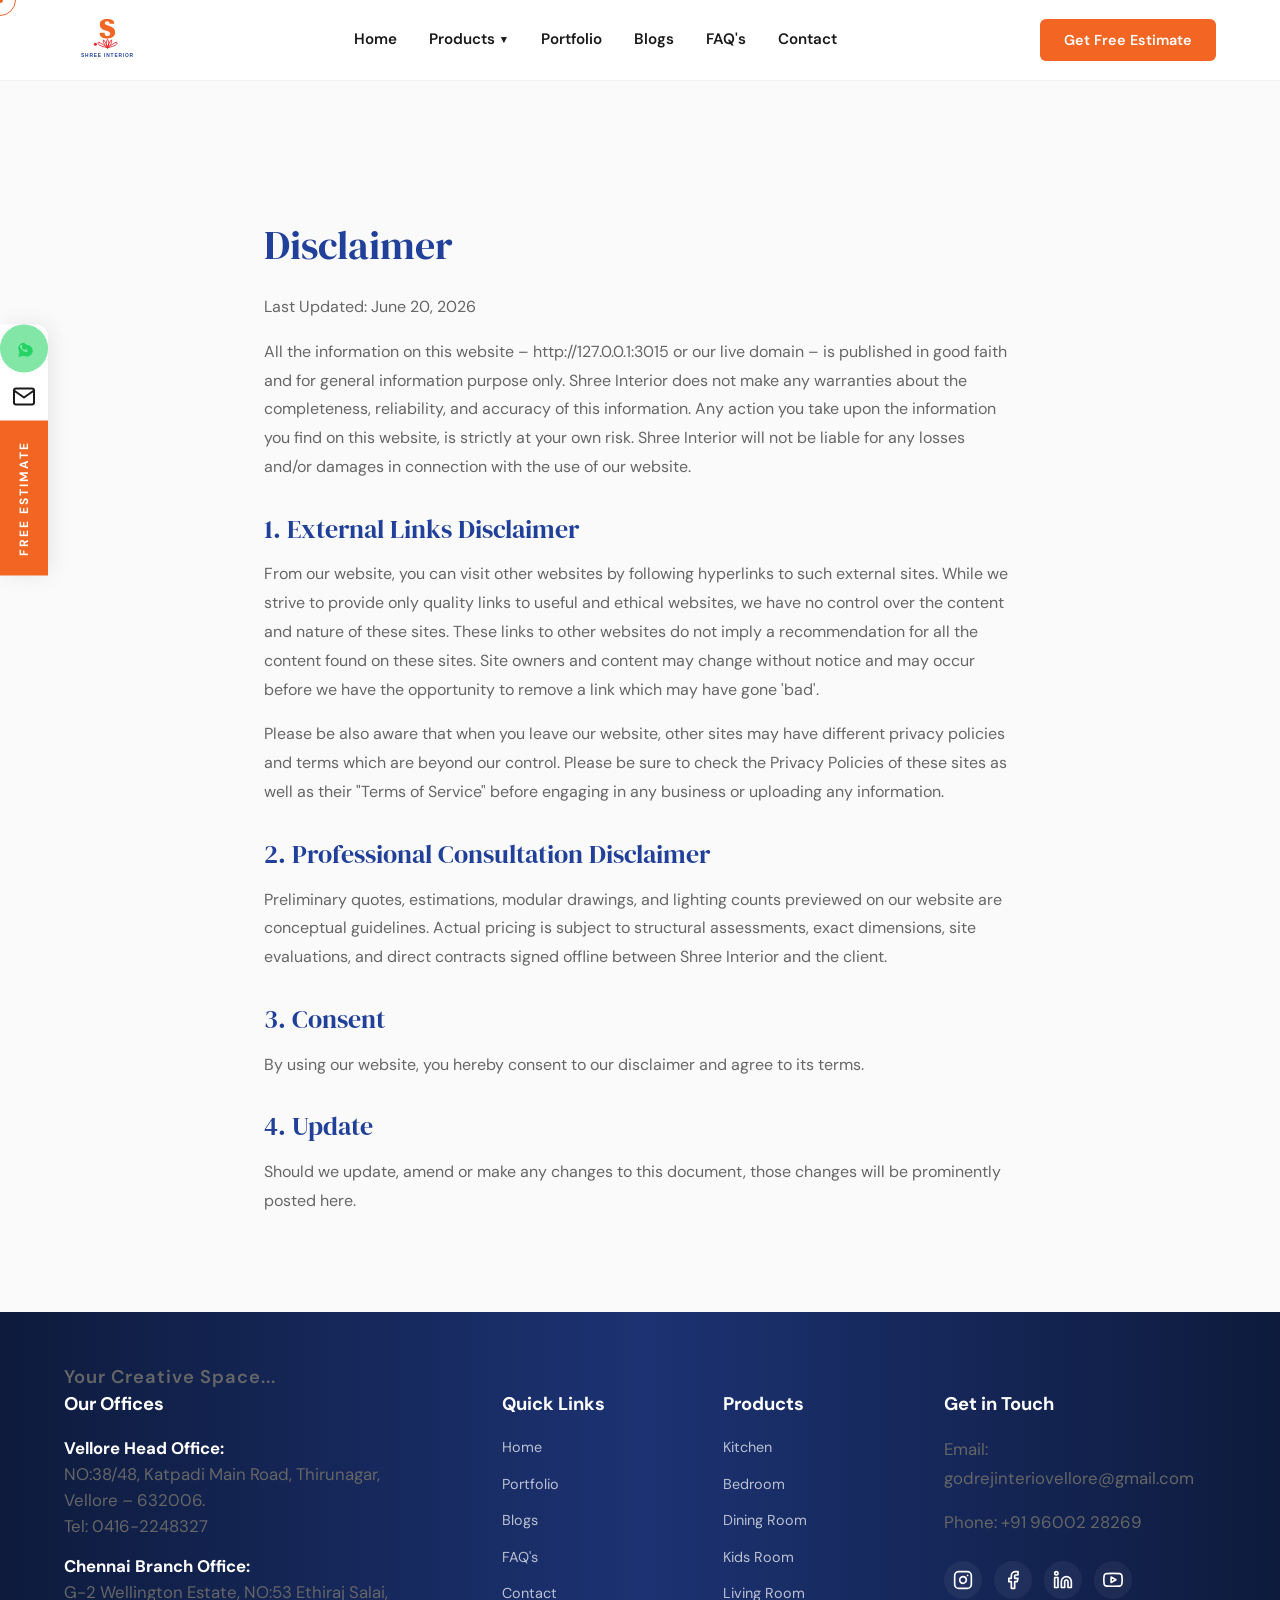
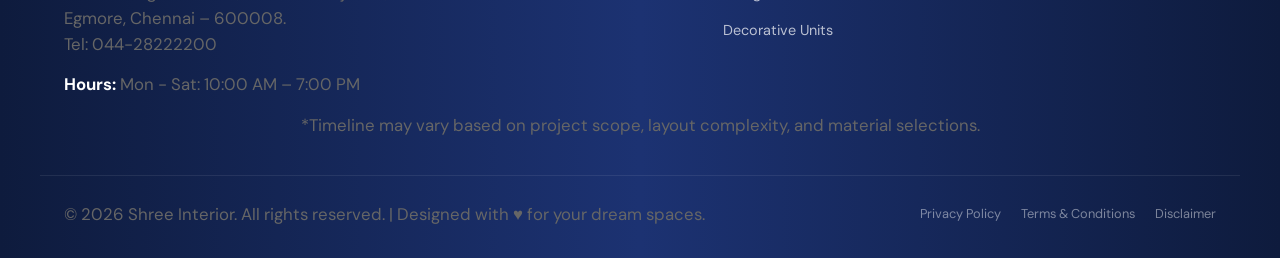
<file: disclaimer.html>
<!DOCTYPE html>
<html lang="en">
<head>
  <meta charset="UTF-8">
  <meta name="viewport" content="width=device-width, initial-scale=1.0">
  <title>Disclaimer — Shree Interior</title>
  <meta name="description" content="Read the Disclaimer for Shree Interior. Understand the limitations of liability and information accuracy on our website.">
  <meta name="robots" content="index, follow">
  
  <link rel="preconnect" href="https://fonts.googleapis.com">
  <link rel="preconnect" href="https://fonts.gstatic.com" crossorigin>
  <link href="https://fonts.googleapis.com/css2?family=DM+Sans:wght@400;500;600;700&family=DM+Serif+Display:ital@0;1&display=swap" rel="stylesheet" fetchpriority="high">
  <link rel="stylesheet" href="css/style.min.css">
  <link rel="icon" type="image/svg+xml" href="assets/images/logo.svg">
  
  <style>
    .legal-content {
      padding-top: 140px; padding-bottom: 80px;
      max-width: 800px;
      margin: 0 auto;
    }
    .legal-content h1 {
      margin-bottom: 24px;
      font-size: 2.5rem;
    }
    .legal-content h2 {
      margin: 32px 0 16px;
      font-size: 1.6rem;
    }
    .legal-content p {
      margin-bottom: 16px;
      line-height: 1.8;
      font-size: 1rem;
    }
    .legal-content ul {
      margin-bottom: 16px;
      padding-left: 20px;
    }
    .legal-content li {
      margin-bottom: 8px;
      color: var(--text-muted);
    }
    .simple-nav {
      position: fixed;
      top: 0;
      width: 100%;
      background: #ffffff;
      box-shadow: 0 4px 20px rgba(0,0,0,0.05);
      z-index: 1000;
      padding: 15px 0;
    }
    .simple-nav__container {
      display: flex;
      justify-content: space-between;
      align-items: center;
    }
    .simple-nav__back {
      font-weight: 700;
      color: var(--primary-orange);
    }
    .simple-nav__back:hover {
      color: var(--brand-blue);
    }
  </style>
</head>
<body>
  <!-- Preloader -->
  <div class="preloader" id="preloader">
    <img src="assets/images/logo.svg" alt="Shree Interior Logo" class="preloader__logo">
  </div>


  <!-- 1. Custom Cursor (Desktop Only) -->
  <div class="custom-cursor" id="customCursor">
    <div class="cursor__dot"></div>
    <div class="cursor__ring"></div>
  </div>

  <!-- 3. Header -->
  <header class="header">
    <div class="header__container container">
      <a href="index.html" class="header__logo">
        <img src="assets/images/logo.svg" alt="Shree Interior" class="header__logo-img">
      </a>
      
      <nav class="header__nav">
        <ul class="header__nav-list">
          <li class="nav__item-wrapper">
            <a href="index.html" class="nav__item">Home</a>
          </li>
          <li class="nav__item-wrapper nav__item--has-dropdown">
            <span class="nav__item">Products <span class="nav__arrow">▼</span></span>
            <ul class="header__dropdown">
              <li><a href="modular-kitchen.html">Modular Kitchen</a></li>
              <li><a href="bedroom.html">Bedroom</a></li>
              <li><a href="dining-room.html">Dining Room</a></li>
              <li><a href="kids-room.html">Kids Room</a></li>
              <li><a href="living-room.html">Living Room</a></li>
              <li><a href="decorative-units.html">Decorative Units</a></li>
            </ul>
          </li>
          <li class="nav__item-wrapper">
            <a href="portfolio.html" class="nav__item">Portfolio</a>
          </li>
          <li class="nav__item-wrapper">
            <a href="blogs.html" class="nav__item">Blogs</a>
          </li>
          <li class="nav__item-wrapper">
            <a href="faqs.html" class="nav__item">FAQ's</a>
          </li>
          <li class="nav__item-wrapper">
            <a href="contact.html" class="nav__item">Contact</a>
          </li>
        </ul>
      </nav>
      
      <button class="header__cta-btn" data-modal-trigger>Get Free Estimate</button>
      
      <button class="header__hamburger" aria-label="Toggle Mobile Menu">
        <span></span>
        <span></span>
        <span></span>
      </button>
    </div>
  </header>

  <!-- 4. Mobile Drawer -->
  <div class="mobile-drawer">
    <div class="mobile-drawer__content">
      <div class="mobile-drawer__header">
        <a href="index.html" class="mobile-drawer__logo">
          <img src="assets/images/logo.svg" alt="Shree Interior" class="mobile-drawer__logo-img">
        </a>
      </div>
      
      <nav class="mobile-drawer__nav">
        <ul class="mobile-drawer__list">
          <li><a href="index.html">Home</a></li>
          <li class="mobile-drawer__item--has-accordion">
            <button class="mobile-drawer__products-toggle">Products <span class="nav__arrow">▼</span></button>
            <ul class="mobile-drawer__products-list">
              <li><a href="modular-kitchen.html">Modular Kitchen</a></li>
              <li><a href="bedroom.html">Bedroom</a></li>
              <li><a href="dining-room.html">Dining Room</a></li>
              <li><a href="kids-room.html">Kids Room</a></li>
              <li><a href="living-room.html">Living Room</a></li>
              <li><a href="decorative-units.html">Decorative Units</a></li>
            </ul>
          </li>
          <li><a href="portfolio.html">Portfolio</a></li>
          <li><a href="blogs.html">Blogs</a></li>
          <li><a href="faqs.html">FAQ's</a></li>
          <li><a href="contact.html">Contact</a></li>
        </ul>
      </nav>
      
      <div class="mobile-drawer__actions">
        <a href="https://wa.me/919600228269?text=Hi%20Shree%20Interior%2C%20I%27d%20like%20to%20discuss%20an%20interior%20project..." class="mobile-action-btn mobile-action-btn--whatsapp" target="_blank" rel="noopener">
          <svg class="mobile-action-btn__icon" viewBox="0 0 24 24" width="20" height="20">
            <path fill="currentColor" d="M12.031 6.172c-3.181 0-5.767 2.586-5.768 5.766-.001 1.298.424 2.5 1.145 3.473L6.5 20.5l5.241-1.375c.953.52 2.044.814 3.206.814 3.18 0 5.767-2.586 5.768-5.766.001-3.18-2.586-5.766-5.768-5.766h.084zm3.966 8.358c-.167.472-.82.862-1.347.973-.362.076-.833.141-2.42-.516-2.029-.838-3.329-2.91-3.429-3.045-.102-.136-.827-.968-.827-1.847 0-.88.46-1.312.626-1.488.166-.176.362-.22.482-.22h.346c.108 0 .253-.04.397.302.15.358.513 1.25.558 1.342.045.093.076.2.015.321-.061.12-.09.196-.181.302-.09.106-.19.237-.272.317-.09.088-.184.184-.08.362.105.18.468.77.998 1.242.684.608 1.26.797 1.439.886.18.09.284.076.39-.045.105-.12.459-.533.58-.714.12-.18.24-.15.405-.09.165.06 1.05.495 1.23.585.18.09.3.136.346.216.046.08.046.463-.121.935v.002z"/>
          </svg>
          Chat on WhatsApp
        </a>
        <a href="mailto:godrejinteriovellore@gmail.com" class="mobile-action-btn mobile-action-btn--email">
          <svg class="mobile-action-btn__icon" viewBox="0 0 24 24" width="20" height="20">
            <path fill="none" stroke="currentColor" stroke-width="2" stroke-linecap="round" stroke-linejoin="round" d="M3 8l7.89 5.26a2 2 0 002.22 0L21 8M5 19h14a2 2 0 002-2V7a2 2 0 00-2-2H5a2 2 0 00-2 2v10a2 2 0 002 2z"/>
          </svg>
          Email Us
        </a>
        <button class="mobile-action-btn mobile-action-btn--estimate" data-modal-trigger>
          Get Free Estimate
        </button>
      </div>
    </div>
  </div>

  <!-- 5. Side Rail -->
  <div class="side-rail">
    <a href="https://wa.me/919600228269?text=Hi%20Shree%20Interior%2C%20I%27d%20like%20to%20discuss%20an%20interior%20project..." class="side-rail__link side-rail__link--whatsapp" target="_blank" rel="noopener" aria-label="Chat on WhatsApp">
      <span class="pulse-glow"></span>
      <span class="pulse-glow"></span>
      <svg width="24" height="24" viewBox="0 0 24 24" fill="currentColor">
        <path d="M12.031 6.172c-3.181 0-5.767 2.586-5.768 5.766-.001 1.298.424 2.5 1.145 3.473L6.5 20.5l5.241-1.375c.953.52 2.044.814 3.206.814 3.18 0 5.767-2.586 5.768-5.766.001-3.18-2.586-5.766-5.768-5.766h.084zm3.966 8.358c-.167.472-.82.862-1.347.973-.362.076-.833.141-2.42-.516-2.029-.838-3.329-2.91-3.429-3.045-.102-.136-.827-.968-.827-1.847 0-.88.46-1.312.626-1.488.166-.176.362-.22.482-.22h.346c.108 0 .253-.04.397.302.15.358.513 1.25.558 1.342.045.093.076.2.015.321-.061.12-.09.196-.181.302-.09.106-.19.237-.272.317-.09.088-.184.184-.08.362.105.18.468.77.998 1.242.684.608 1.26.797 1.439.886.18.09.284.076.39-.045.105-.12.459-.533.58-.714.12-.18.24-.15.405-.09.165.06 1.05.495 1.23.585.18.09.3.136.346.216.046.08.046.463-.121.935v.002z"/>
      </svg>
    </a>
    <a href="mailto:godrejinteriovellore@gmail.com" class="side-rail__link side-rail__link--email" aria-label="Send Email">
      <svg width="24" height="24" viewBox="0 0 24 24" fill="none" stroke="currentColor" stroke-width="2" stroke-linecap="round" stroke-linejoin="round">
        <path d="M4 4h16c1.1 0 2 .9 2 2v12c0 1.1-.9 2-2 2H4c-1.1 0-2-.9-2-2V6c0-1.1.9-2 2-2z"/>
        <polyline points="22,6 12,13 2,6"/>
      </svg>
    </a>
    <button class="side-rail__estimate" data-modal-trigger>
      Free Estimate
    </button>
  </div>

  
  <main class="legal-content container">
    <h1>Disclaimer</h1>
    <p>Last Updated: June 20, 2026</p>
    
    <p>All the information on this website – http://127.0.0.1:3015 or our live domain – is published in good faith and for general information purpose only. Shree Interior does not make any warranties about the completeness, reliability, and accuracy of this information. Any action you take upon the information you find on this website, is strictly at your own risk. Shree Interior will not be liable for any losses and/or damages in connection with the use of our website.</p>
    
    <h2>1. External Links Disclaimer</h2>
    <p>From our website, you can visit other websites by following hyperlinks to such external sites. While we strive to provide only quality links to useful and ethical websites, we have no control over the content and nature of these sites. These links to other websites do not imply a recommendation for all the content found on these sites. Site owners and content may change without notice and may occur before we have the opportunity to remove a link which may have gone 'bad'.</p>
    <p>Please be also aware that when you leave our website, other sites may have different privacy policies and terms which are beyond our control. Please be sure to check the Privacy Policies of these sites as well as their "Terms of Service" before engaging in any business or uploading any information.</p>

    <h2>2. Professional Consultation Disclaimer</h2>
    <p>Preliminary quotes, estimations, modular drawings, and lighting counts previewed on our website are conceptual guidelines. Actual pricing is subject to structural assessments, exact dimensions, site evaluations, and direct contracts signed offline between Shree Interior and the client.</p>

    <h2>3. Consent</h2>
    <p>By using our website, you hereby consent to our disclaimer and agree to its terms.</p>

    <h2>4. Update</h2>
    <p>Should we update, amend or make any changes to this document, those changes will be prominently posted here.</p>
  </main>

  <!-- 16. Footer (Timeline footnote appended at bottom) -->
  <footer class="footer" id="footer">
    <div class="footer__top container">
      <!-- Logo removed in footer as requested -->
      <p class="footer__tagline" style="font-size: 1.15rem; font-weight: 600; letter-spacing: 1px;">Your Creative Space...</p>
    </div>
    
    <div class="footer__grid container">
      <!-- Col 1 Offices -->
      <div class="footer__col footer__offices">
        <h3 class="footer__heading">Our Offices</h3>
        <p class="footer__office-item">
          <strong>Vellore Head Office:</strong><br>
          NO:38/48, Katpadi Main Road, Thirunagar,<br>
          Vellore – 632006.<br>
          Tel: <a href="tel:04162248327">0416-2248327</a>
        </p>
        <p class="footer__office-item">
          <strong>Chennai Branch Office:</strong><br>
          G-2 Wellington Estate, NO:53 Ethiraj Salai,<br>
          Egmore, Chennai – 600008.<br>
          Tel: <a href="tel:04428222200">044-28222200</a>
        </p>
        <p class="footer__office-item">
          <strong>Hours:</strong> Mon - Sat: 10:00 AM – 7:00 PM
        </p>
      </div>
      
      <!-- Col 2 Quick Links -->
      <div class="footer__col footer__links">
        <h3 class="footer__heading">Quick Links</h3>
        <ul class="footer__nav-list">
          <li><a href="index.html">Home</a></li>
          <li><a href="portfolio.html">Portfolio</a></li>
          <li><a href="blogs.html">Blogs</a></li>
          <li><a href="faqs.html">FAQ's</a></li>
          <li><a href="contact.html">Contact</a></li>
        </ul>
      </div>
      
      <!-- Col 3 Products -->
      <div class="footer__col footer__products">
        <h3 class="footer__heading">Products</h3>
        <ul class="footer__nav-list">
          <li><a href="modular-kitchen.html">Kitchen</a></li>
          <li><a href="bedroom.html">Bedroom</a></li>
          <li><a href="dining-room.html">Dining Room</a></li>
          <li><a href="kids-room.html">Kids Room</a></li>
          <li><a href="living-room.html">Living Room</a></li>
          <li><a href="decorative-units.html">Decorative Units</a></li>
        </ul>
      </div>
      
      <!-- Col 4 Contact & Socials -->
      <div class="footer__col footer__contact">
        <h3 class="footer__heading">Get in Touch</h3>
        <p class="footer__contact-item">
          Email: <a href="mailto:godrejinteriovellore@gmail.com">godrejinteriovellore@gmail.com</a>
        </p>
        <p class="footer__contact-item">
          Phone: <a href="tel:+919600228269">+91 96002 28269</a>
        </p>
        
        <div class="footer__social">
          <a href="index.html" class="footer__social-link" aria-label="Instagram">
            <svg width="20" height="20" viewBox="0 0 24 24" fill="none" stroke="currentColor" stroke-width="2" stroke-linecap="round" stroke-linejoin="round">
              <rect x="2" y="2" width="20" height="20" rx="5" ry="5"/>
              <path d="M16 11.37A4 4 0 1 1 12.63 8 4 4 0 0 1 16 11.37z"/>
              <line x1="17.5" y1="6.5" x2="17.51" y2="6.5"/>
            </svg>
          </a>
          <a href="index.html" class="footer__social-link" aria-label="Facebook">
            <svg width="20" height="20" viewBox="0 0 24 24" fill="none" stroke="currentColor" stroke-width="2" stroke-linecap="round" stroke-linejoin="round">
              <path d="M18 2h-3a5 5 0 0 0-5 5v3H7v4h3v8h4v-8h3l1-4h-4V7a1 1 0 0 1 1-1h3z"/>
            </svg>
          </a>
          <a href="index.html" class="footer__social-link" aria-label="LinkedIn">
            <svg width="20" height="20" viewBox="0 0 24 24" fill="none" stroke="currentColor" stroke-width="2" stroke-linecap="round" stroke-linejoin="round">
              <path d="M16 8a6 6 0 0 1 6 6v7h-4v-7a2 2 0 0 0-2-2 2 2 0 0 0-2 2v7h-4v-7a6 6 0 0 1 6-6z"/>
              <rect x="2" y="9" width="4" height="12"/>
              <circle cx="4" cy="4" r="2"/>
            </svg>
          </a>
          <a href="index.html" class="footer__social-link" aria-label="YouTube">
            <svg width="20" height="20" viewBox="0 0 24 24" fill="none" stroke="currentColor" stroke-width="2" stroke-linecap="round" stroke-linejoin="round">
              <path d="M22.54 6.42a2.78 2.78 0 0 0-1.94-2C18.88 4 12 4 12 4s-6.88 0-8.6.46a2.78 2.78 0 0 0-1.94 2A29 29 0 0 0 1 11.75a29 29 0 0 0 .46 5.33A2.78 2.78 0 0 0 3.4 19c1.72.46 8.6.46 8.6.46s6.88 0 8.6-.46a2.78 2.78 0 0 0 1.94-2 29 29 0 0 0 .46-5.25 29 29 0 0 0-.46-5.33z"/>
              <polygon points="9.75 15.02 15.5 11.75 9.75 8.48 9.75 15.02"/>
            </svg>
          </a>
        </div>
      </div>
    </div>
    
    <!-- Relocated timeline footnote here -->
    <div class="footer__footnote container text-center">
      <p>*Timeline may vary based on project scope, layout complexity, and material selections.</p>
    </div>
    
    <div class="footer__bottom container">
      <div class="footer__bottom-flex">
        <p>© 2026 Shree Interior. All rights reserved. | Designed with ♥ for your dream spaces.</p>
        <div class="footer__policy-links">
          <a href="privacy-policy.html">Privacy Policy</a>
          <a href="terms-conditions.html">Terms & Conditions</a>
          <a href="disclaimer.html">Disclaimer</a>
        </div>
      </div>
    </div>
  </footer>

  <!-- 17. Enquiry Modal -->
  <div class="modal" id="enquiryModal">
    <div class="modal__overlay"></div>
    <div class="modal__content">
      <div class="modal__header">
        <h2>Book Free Consultation</h2>
        <button class="modal__close" aria-label="Close Modal">&times;</button>
      </div>
      
      <div class="modal__form-fields">
        <form class="modal__form" id="enquiryForm">
          <div class="form-group">
            <label for="clientName">Name *</label>
            <input type="text" id="clientName" required placeholder="Enter your full name">
          </div>
          
          <div class="form-group">
            <label for="clientPhone">Phone Number *</label>
            <input type="tel" id="clientPhone" required placeholder="Enter 10-digit mobile number">
          </div>
          
          <div class="form-group">
            <label for="clientEmail">Email Address</label>
            <input type="email" id="clientEmail" placeholder="Enter your email address">
          </div>
          
          <div class="form-group">
            <label for="projectInterest">Interested In *</label>
            <select id="projectInterest" required>
              <option value="" disabled selected>Select service</option>
              <option value="Kitchen">Modular Kitchen</option>
              <option value="Bedroom">Bedroom Design</option>
              <option value="Dining Room">Dining Room Design</option>
              <option value="Living Room">Living Room Design</option>
              <option value="Kids Room">Kids Room Design</option>
              <option value="Decorative Units">Decorative Units</option>
              <option value="Not Sure">Not Sure / Complete Home</option>
            </select>
          </div>
          
          <div class="form-group">
            <label for="projectCity">Your City *</label>
            <select id="projectCity" required>
              <option value="" disabled selected>Select location</option>
              <option value="Vellore">Vellore</option>
              <option value="Chennai">Chennai</option>
            </select>
          </div>
          
          <div class="form-group">
            <label for="clientMessage">Message / Brief Requirements</label>
            <textarea id="clientMessage" rows="3" placeholder="Tell us briefly about your dream home..."></textarea>
          </div>
          
          <button type="submit" class="modal__submit-btn">Submit Enquiry</button>
        </form>
      </div>
      
      <div class="modal__success">
        <svg class="modal__success-icon" viewBox="0 0 24 24" width="48" height="48" fill="none" stroke="#F26522" stroke-width="2" stroke-linecap="round" stroke-linejoin="round">
          <circle cx="12" cy="12" r="10"/>
          <polyline points="22 4 12 14.01 9 11.01"/>
        </svg>
        <h3>Thank You!</h3>
        <p>Your enquiry has been received successfully. Our design consultant will call you within 24 hours to schedule your free consultation.</p>
      </div>
    </div>
  </div>

  <!-- 18. Scroll-to-Top Button -->
  <div class="scroll-top" id="scrollTop">
    <div class="scroll-top__fill" id="scrollTopFill"></div>
    <svg class="scroll-top__svg" viewBox="0 0 48 48">
      <circle class="scroll-top__track" cx="24" cy="24" r="20" fill="none" stroke="#e0e0e0" stroke-width="3"/>
    </svg>
    <span class="scroll-top__arrow">↑</span>
  </div>

  <!-- 19. Promotional Bottom Popup Bar -->
  <div class="promo-popup" id="promoPopup">
    <div class="promo-popup__content">
      <button class="promo-popup__close" id="promoClose" aria-label="Close promotion">&times;</button>
      <p class="promo-popup__text">Get a free interior design consultation — no obligation.</p>
      <button class="btn btn-primary promo-popup__btn" data-modal-trigger>Book Free Consultation</button>
    </div>
  </div>

  <!-- Main JavaScript File -->
  <script src="js/main.min.js"></script>

</body>
</html>
</file>
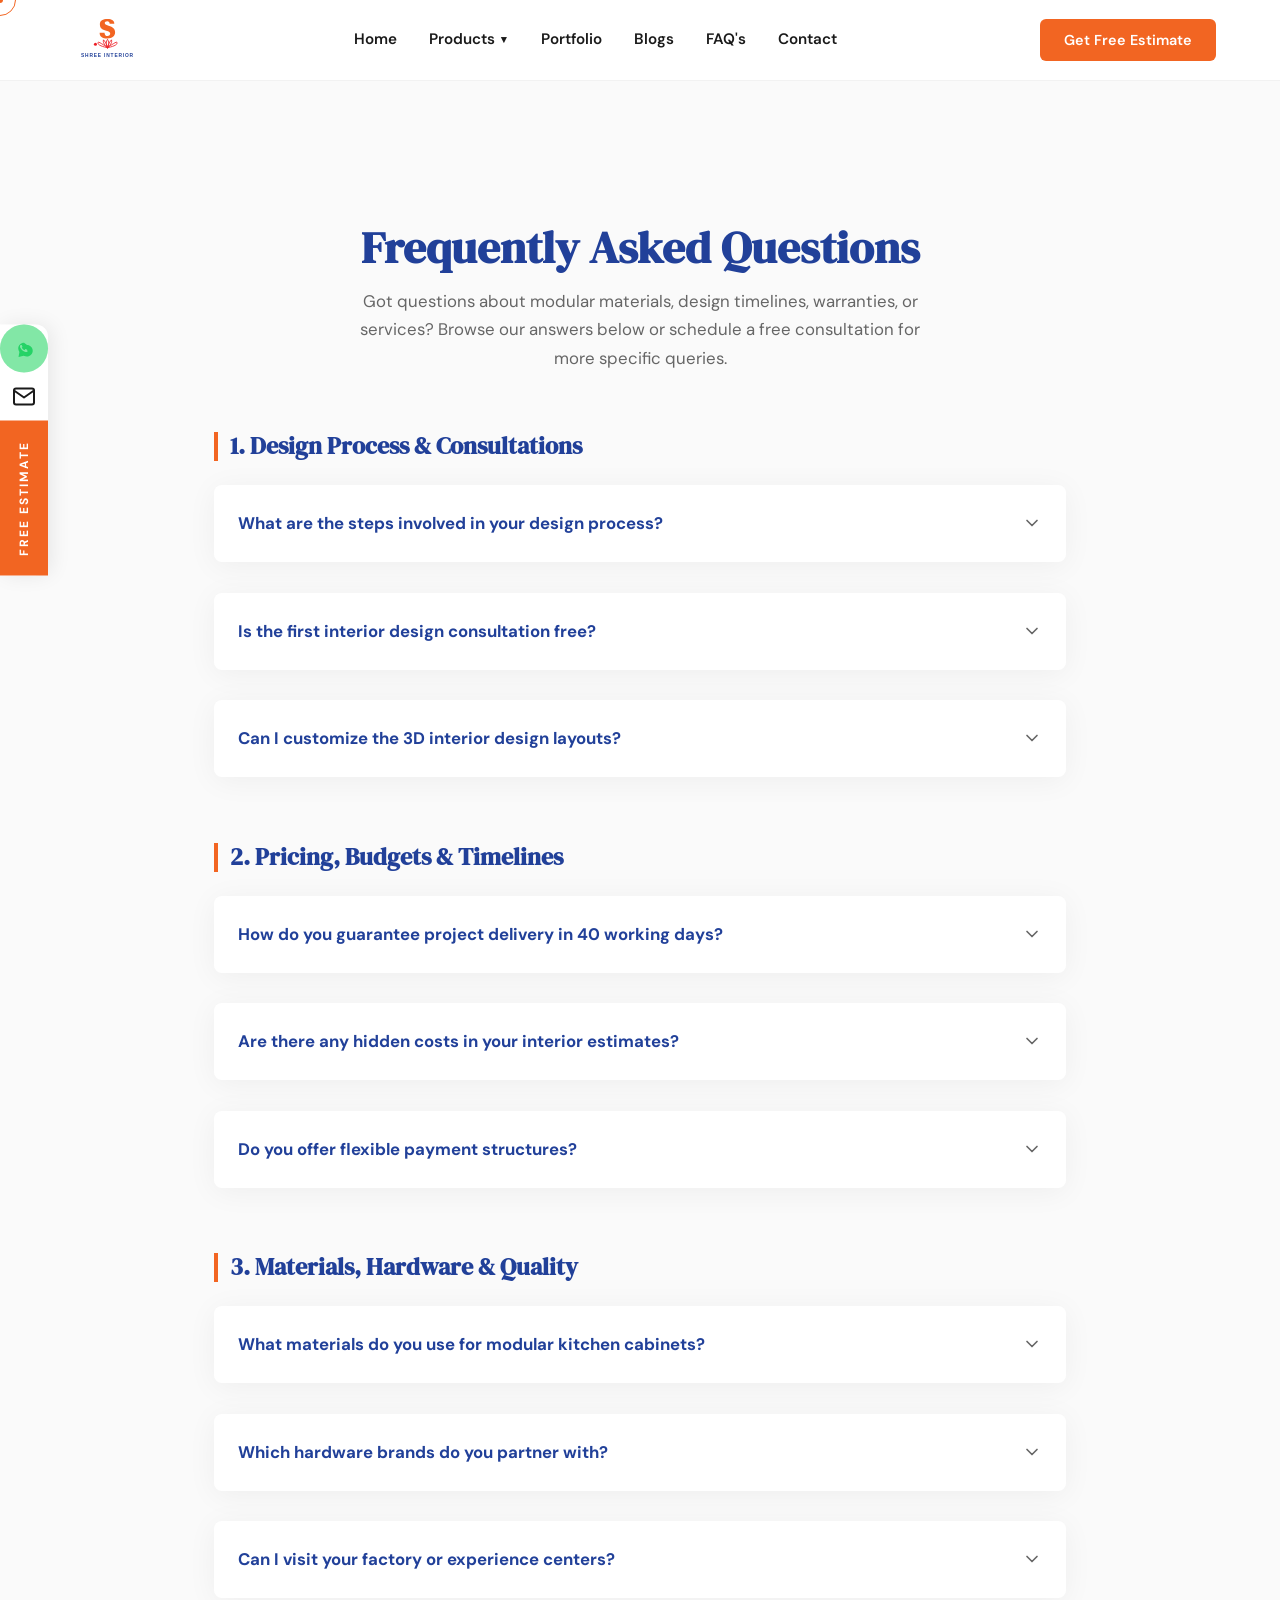
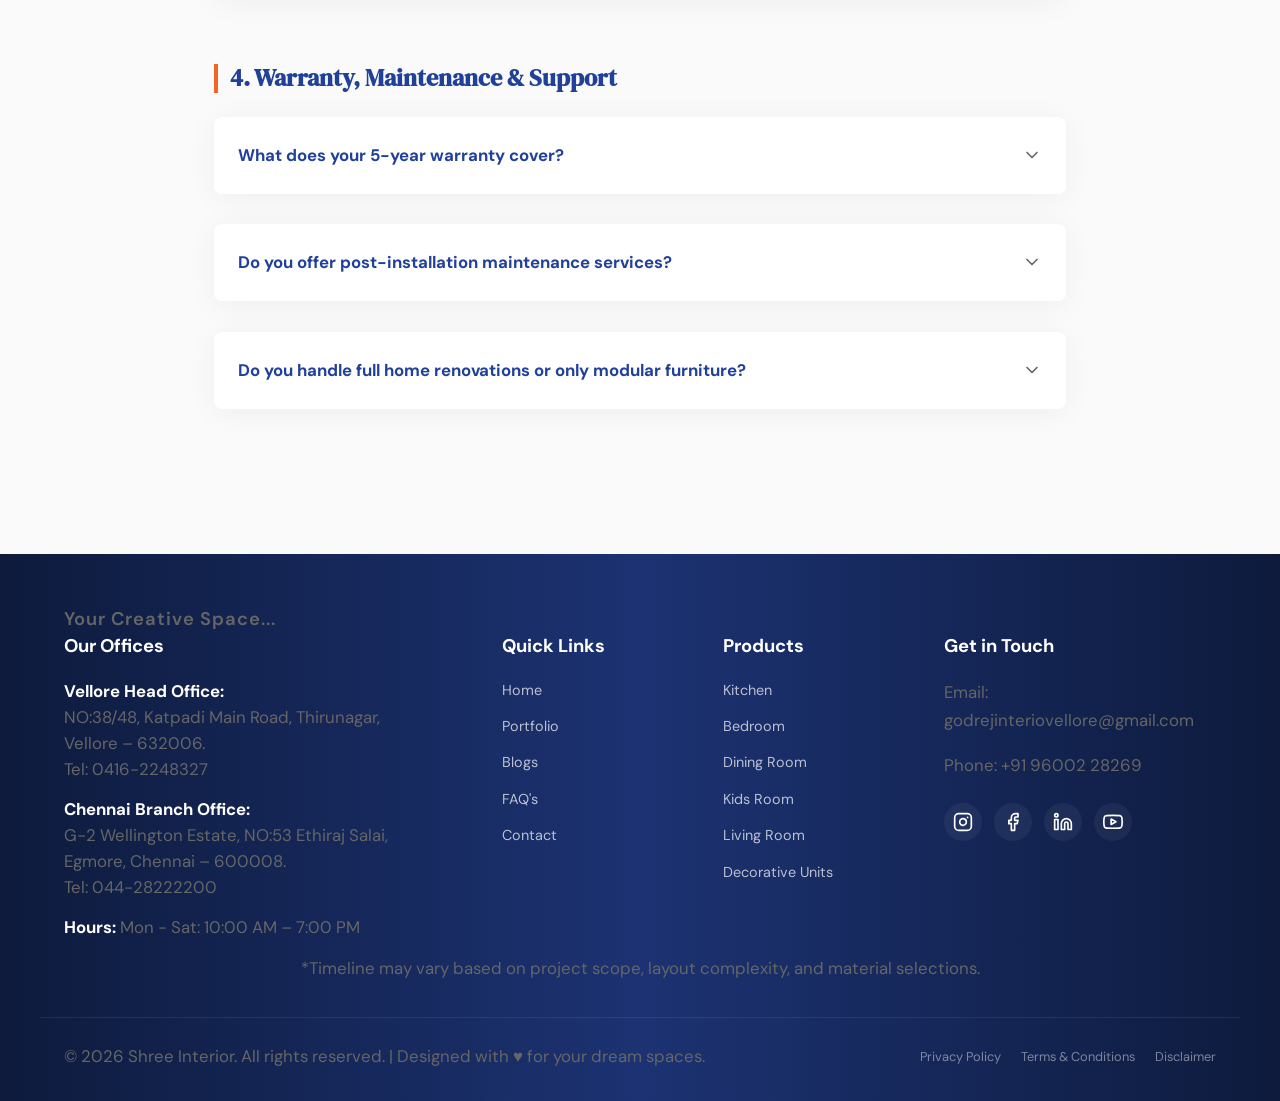
<file: faqs.html>
<!DOCTYPE html>
<html lang="en">
<head>
  <meta charset="UTF-8">
  <meta name="viewport" content="width=device-width, initial-scale=1.0">
  <title>Frequently Asked Questions — Shree Interior</title>
  <meta name="description" content="Got questions about interior design timelines, pricing, modular kitchen materials, or warranty? Find all answers in Shree Interior's FAQ hub.">
  <meta name="robots" content="index, follow">
  
  <link rel="preconnect" href="https://fonts.googleapis.com">
  <link rel="preconnect" href="https://fonts.gstatic.com" crossorigin>
  <link href="https://fonts.googleapis.com/css2?family=DM+Sans:wght@400;500;600;700&family=DM+Serif+Display:ital@0;1&display=swap" rel="stylesheet" fetchpriority="high">
  <link rel="stylesheet" href="css/style.min.css">
  <link rel="icon" type="image/svg+xml" href="assets/images/logo.svg">
  
  <style>
    .legal-content {
      padding-top: 140px;
      padding-bottom: 80px;
      max-width: 900px;
      margin: 0 auto;
    }
  </style>
</head>
<body>
  <!-- Preloader -->
  <div class="preloader" id="preloader">
    <img src="assets/images/logo.svg" alt="Shree Interior Logo" class="preloader__logo">
  </div>


  <!-- 1. Custom Cursor (Desktop Only) -->
  <div class="custom-cursor" id="customCursor">
    <div class="cursor__dot"></div>
    <div class="cursor__ring"></div>
  </div>

  <!-- 3. Header -->
  <header class="header">
    <div class="header__container container">
      <a href="index.html" class="header__logo">
        <img src="assets/images/logo.svg" alt="Shree Interior" class="header__logo-img">
      </a>
      
      <nav class="header__nav">
        <ul class="header__nav-list">
          <li class="nav__item-wrapper">
            <a href="index.html" class="nav__item">Home</a>
          </li>
          <li class="nav__item-wrapper nav__item--has-dropdown">
            <span class="nav__item">Products <span class="nav__arrow">▼</span></span>
            <ul class="header__dropdown">
              <li><a href="modular-kitchen.html">Modular Kitchen</a></li>
              <li><a href="bedroom.html">Bedroom</a></li>
              <li><a href="dining-room.html">Dining Room</a></li>
              <li><a href="kids-room.html">Kids Room</a></li>
              <li><a href="living-room.html">Living Room</a></li>
              <li><a href="decorative-units.html">Decorative Units</a></li>
            </ul>
          </li>
          <li class="nav__item-wrapper">
            <a href="portfolio.html" class="nav__item">Portfolio</a>
          </li>
          <li class="nav__item-wrapper">
            <a href="blogs.html" class="nav__item">Blogs</a>
          </li>
          <li class="nav__item-wrapper">
            <a href="faqs.html" class="nav__item">FAQ's</a>
          </li>
          <li class="nav__item-wrapper">
            <a href="contact.html" class="nav__item">Contact</a>
          </li>
        </ul>
      </nav>
      
      <button class="header__cta-btn" data-modal-trigger>Get Free Estimate</button>
      
      <button class="header__hamburger" aria-label="Toggle Mobile Menu">
        <span></span>
        <span></span>
        <span></span>
      </button>
    </div>
  </header>

  <!-- 4. Mobile Drawer -->
  <div class="mobile-drawer">
    <div class="mobile-drawer__content">
      <div class="mobile-drawer__header">
        <a href="index.html" class="mobile-drawer__logo">
          <img src="assets/images/logo.svg" alt="Shree Interior" class="mobile-drawer__logo-img">
        </a>
      </div>
      
      <nav class="mobile-drawer__nav">
        <ul class="mobile-drawer__list">
          <li><a href="index.html">Home</a></li>
          <li class="mobile-drawer__item--has-accordion">
            <button class="mobile-drawer__products-toggle">Products <span class="nav__arrow">▼</span></button>
            <ul class="mobile-drawer__products-list">
              <li><a href="modular-kitchen.html">Modular Kitchen</a></li>
              <li><a href="bedroom.html">Bedroom</a></li>
              <li><a href="dining-room.html">Dining Room</a></li>
              <li><a href="kids-room.html">Kids Room</a></li>
              <li><a href="living-room.html">Living Room</a></li>
              <li><a href="decorative-units.html">Decorative Units</a></li>
            </ul>
          </li>
          <li><a href="portfolio.html">Portfolio</a></li>
          <li><a href="blogs.html">Blogs</a></li>
          <li><a href="faqs.html">FAQ's</a></li>
          <li><a href="contact.html">Contact</a></li>
        </ul>
      </nav>
      
      <div class="mobile-drawer__actions">
        <a href="https://wa.me/919600228269?text=Hi%20Shree%20Interior%2C%20I%27d%20like%20to%20discuss%20an%20interior%20project..." class="mobile-action-btn mobile-action-btn--whatsapp" target="_blank" rel="noopener">
          <svg class="mobile-action-btn__icon" viewBox="0 0 24 24" width="20" height="20">
            <path fill="currentColor" d="M12.031 6.172c-3.181 0-5.767 2.586-5.768 5.766-.001 1.298.424 2.5 1.145 3.473L6.5 20.5l5.241-1.375c.953.52 2.044.814 3.206.814 3.18 0 5.767-2.586 5.768-5.766.001-3.18-2.586-5.766-5.768-5.766h.084zm3.966 8.358c-.167.472-.82.862-1.347.973-.362.076-.833.141-2.42-.516-2.029-.838-3.329-2.91-3.429-3.045-.102-.136-.827-.968-.827-1.847 0-.88.46-1.312.626-1.488.166-.176.362-.22.482-.22h.346c.108 0 .253-.04.397.302.15.358.513 1.25.558 1.342.045.093.076.2.015.321-.061.12-.09.196-.181.302-.09.106-.19.237-.272.317-.09.088-.184.184-.08.362.105.18.468.77.998 1.242.684.608 1.26.797 1.439.886.18.09.284.076.39-.045.105-.12.459-.533.58-.714.12-.18.24-.15.405-.09.165.06 1.05.495 1.23.585.18.09.3.136.346.216.046.08.046.463-.121.935v.002z"/>
          </svg>
          Chat on WhatsApp
        </a>
        <a href="mailto:godrejinteriovellore@gmail.com" class="mobile-action-btn mobile-action-btn--email">
          <svg class="mobile-action-btn__icon" viewBox="0 0 24 24" width="20" height="20">
            <path fill="none" stroke="currentColor" stroke-width="2" stroke-linecap="round" stroke-linejoin="round" d="M3 8l7.89 5.26a2 2 0 002.22 0L21 8M5 19h14a2 2 0 002-2V7a2 2 0 00-2-2H5a2 2 0 00-2 2v10a2 2 0 002 2z"/>
          </svg>
          Email Us
        </a>
        <button class="mobile-action-btn mobile-action-btn--estimate" data-modal-trigger>
          Get Free Estimate
        </button>
      </div>
    </div>
  </div>

  <!-- 5. Side Rail -->
  <div class="side-rail">
    <a href="https://wa.me/919600228269?text=Hi%20Shree%20Interior%2C%20I%27d%20like%20to%20discuss%20an%20interior%20project..." class="side-rail__link side-rail__link--whatsapp" target="_blank" rel="noopener" aria-label="Chat on WhatsApp">
      <span class="pulse-glow"></span>
      <span class="pulse-glow"></span>
      <svg width="24" height="24" viewBox="0 0 24 24" fill="currentColor">
        <path d="M12.031 6.172c-3.181 0-5.767 2.586-5.768 5.766-.001 1.298.424 2.5 1.145 3.473L6.5 20.5l5.241-1.375c.953.52 2.044.814 3.206.814 3.18 0 5.767-2.586 5.768-5.766.001-3.18-2.586-5.766-5.768-5.766h.084zm3.966 8.358c-.167.472-.82.862-1.347.973-.362.076-.833.141-2.42-.516-2.029-.838-3.329-2.91-3.429-3.045-.102-.136-.827-.968-.827-1.847 0-.88.46-1.312.626-1.488.166-.176.362-.22.482-.22h.346c.108 0 .253-.04.397.302.15.358.513 1.25.558 1.342.045.093.076.2.015.321-.061.12-.09.196-.181.302-.09.106-.19.237-.272.317-.09.088-.184.184-.08.362.105.18.468.77.998 1.242.684.608 1.26.797 1.439.886.18.09.284.076.39-.045.105-.12.459-.533.58-.714.12-.18.24-.15.405-.09.165.06 1.05.495 1.23.585.18.09.3.136.346.216.046.08.046.463-.121.935v.002z"/>
      </svg>
    </a>
    <a href="mailto:godrejinteriovellore@gmail.com" class="side-rail__link side-rail__link--email" aria-label="Send Email">
      <svg width="24" height="24" viewBox="0 0 24 24" fill="none" stroke="currentColor" stroke-width="2" stroke-linecap="round" stroke-linejoin="round">
        <path d="M4 4h16c1.1 0 2 .9 2 2v12c0 1.1-.9 2-2 2H4c-1.1 0-2-.9-2-2V6c0-1.1.9-2 2-2z"/>
        <polyline points="22,6 12,13 2,6"/>
      </svg>
    </a>
    <button class="side-rail__estimate" data-modal-trigger>
      Free Estimate
    </button>
  </div>

  
  
  <main class="legal-content container" style="padding-top: 140px; padding-bottom: 80px; max-width: 900px;">
    <h1 style="text-align: center; margin-bottom: 12px; color: var(--brand-blue); font-size: 2.8rem; font-weight: 700;">Frequently Asked Questions</h1>
    <p style="text-align: center; margin-bottom: 60px; color: var(--text-muted); max-width: 600px; margin-left: auto; margin-right: auto; font-size: 1.05rem; line-height: 1.7;">
      Got questions about modular materials, design timelines, warranties, or services? Browse our answers below or schedule a free consultation for more specific queries.
    </p>
    
    <!-- Category 1: Design Process & Consultation -->
    <div style="margin-bottom: 50px;">
      <h2 style="color: var(--brand-blue); font-size: 1.5rem; margin-bottom: 24px; border-left: 4px solid var(--primary-orange); padding-left: 12px; font-weight: 700;">1. Design Process & Consultations</h2>
      <div style="display: flex; flex-direction: column; gap: 15px;">
        <div class="faq__item reveal-up">
          <div class="faq__question">
            <span>What are the steps involved in your design process?</span>
            <svg class="faq__chevron" viewBox="0 0 24 24" width="20" height="20" fill="none" stroke="currentColor" stroke-width="2" stroke-linecap="round" stroke-linejoin="round">
              <polyline points="6 9 12 15 18 9"/>
            </svg>
          </div>
          <div class="faq__answer">
            <p>Our process is structured in 5 simple phases: (1) Free consultation and initial brief, (2) 3D layout blueprints and material selection, (3) Precision modular factory manufacturing, (4) Site preparation and delivery, and (5) Handover with a 40-day delivery commitment.</p>
          </div>
        </div>
        <div class="faq__item reveal-up">
          <div class="faq__question">
            <span>Is the first interior design consultation free?</span>
            <svg class="faq__chevron" viewBox="0 0 24 24" width="20" height="20" fill="none" stroke="currentColor" stroke-width="2" stroke-linecap="round" stroke-linejoin="round">
              <polyline points="6 9 12 15 18 9"/>
            </svg>
          </div>
          <div class="faq__answer">
            <p>Yes, absolutely! The initial consultation is 100% free with no obligation. Our design consultants will discuss your requirements, provide design inspiration, and share a preliminary estimate.</p>
          </div>
        </div>
        <div class="faq__item reveal-up">
          <div class="faq__question">
            <span>Can I customize the 3D interior design layouts?</span>
            <svg class="faq__chevron" viewBox="0 0 24 24" width="20" height="20" fill="none" stroke="currentColor" stroke-width="2" stroke-linecap="round" stroke-linejoin="round">
              <polyline points="6 9 12 15 18 9"/>
            </svg>
          </div>
          <div class="faq__answer">
            <p>Yes. We offer fully custom layouts for bedrooms, kitchens, dining areas, and living spaces. You will work side-by-side with our designer to tweak colors, materials, and configurations until you approve the final blueprint.</p>
          </div>
        </div>
      </div>
    </div>

    <!-- Category 2: Pricing & Timelines -->
    <div style="margin-bottom: 50px;">
      <h2 style="color: var(--brand-blue); font-size: 1.5rem; margin-bottom: 24px; border-left: 4px solid var(--primary-orange); padding-left: 12px; font-weight: 700;">2. Pricing, Budgets & Timelines</h2>
      <div style="display: flex; flex-direction: column; gap: 15px;">
        <div class="faq__item reveal-up">
          <div class="faq__question">
            <span>How do you guarantee project delivery in 40 working days?</span>
            <svg class="faq__chevron" viewBox="0 0 24 24" width="20" height="20" fill="none" stroke="currentColor" stroke-width="2" stroke-linecap="round" stroke-linejoin="round">
              <polyline points="6 9 12 15 18 9"/>
            </svg>
          </div>
          <div class="faq__answer">
            <p>We own state-of-the-art modular manufacturing facilities. Once designs are approved, materials are precision-cut in the factory, reducing onsite errors. Our logistics team handles delivery and modular assembly systematically to meet the 40 working days handover deadline.</p>
          </div>
        </div>
        <div class="faq__item reveal-up">
          <div class="faq__question">
            <span>Are there any hidden costs in your interior estimates?</span>
            <svg class="faq__chevron" viewBox="0 0 24 24" width="20" height="20" fill="none" stroke="currentColor" stroke-width="2" stroke-linecap="round" stroke-linejoin="round">
              <polyline points="6 9 12 15 18 9"/>
            </svg>
          </div>
          <div class="faq__answer">
            <p>None at all. We believe in complete transparency. Our detailed quotations itemize all materials, accessories, finishes, and labor charges so you know exactly what you are paying for before sign-off.</p>
          </div>
        </div>
        <div class="faq__item reveal-up">
          <div class="faq__question">
            <span>Do you offer flexible payment structures?</span>
            <svg class="faq__chevron" viewBox="0 0 24 24" width="20" height="20" fill="none" stroke="currentColor" stroke-width="2" stroke-linecap="round" stroke-linejoin="round">
              <polyline points="6 9 12 15 18 9"/>
            </svg>
          </div>
          <div class="faq__answer">
            <p>Yes. Our billing schedules are staggered across milestone stages: a token advance to begin designs, a second installment upon design finalization before production, and the balance payments during logistics and handover stages.</p>
          </div>
        </div>
      </div>
    </div>

    <!-- Category 3: Materials & Quality -->
    <div style="margin-bottom: 50px;">
      <h2 style="color: var(--brand-blue); font-size: 1.5rem; margin-bottom: 24px; border-left: 4px solid var(--primary-orange); padding-left: 12px; font-weight: 700;">3. Materials, Hardware & Quality</h2>
      <div style="display: flex; flex-direction: column; gap: 15px;">
        <div class="faq__item reveal-up">
          <div class="faq__question">
            <span>What materials do you use for modular kitchen cabinets?</span>
            <svg class="faq__chevron" viewBox="0 0 24 24" width="20" height="20" fill="none" stroke="currentColor" stroke-width="2" stroke-linecap="round" stroke-linejoin="round">
              <polyline points="6 9 12 15 18 9"/>
            </svg>
          </div>
          <div class="faq__answer">
            <p>We use high-grade BWR (Boiling Water Resistant) plywood or BWP (Boiling Water Proof) plywood for wet kitchen zones. For dry units, we offer MDF or premium particle boards, finished in acrylic, high-gloss laminates, or matte PU paint.</p>
          </div>
        </div>
        <div class="faq__item reveal-up">
          <div class="faq__question">
            <span>Which hardware brands do you partner with?</span>
            <svg class="faq__chevron" viewBox="0 0 24 24" width="20" height="20" fill="none" stroke="currentColor" stroke-width="2" stroke-linecap="round" stroke-linejoin="round">
              <polyline points="6 9 12 15 18 9"/>
            </svg>
          </div>
          <div class="faq__answer">
            <p>We source only premium, industry-leading fittings and hinges. Our standard projects feature hardware from brands like Hettich, Hafele, Blum, and Godrej to ensure smooth, soft-close performance for years.</p>
          </div>
        </div>
        <div class="faq__item reveal-up">
          <div class="faq__question">
            <span>Can I visit your factory or experience centers?</span>
            <svg class="faq__chevron" viewBox="0 0 24 24" width="20" height="20" fill="none" stroke="currentColor" stroke-width="2" stroke-linecap="round" stroke-linejoin="round">
              <polyline points="6 9 12 15 18 9"/>
            </svg>
          </div>
          <div class="faq__answer">
            <p>Yes, we encourage it! You are welcome to visit our offices in Vellore or Chennai, where we showcase modular kitchen models, false ceiling lighting, material samples, and wardrobe fittings.</p>
          </div>
        </div>
      </div>
    </div>

    <!-- Category 4: Warranty & Handover -->
    <div style="margin-bottom: 50px;">
      <h2 style="color: var(--brand-blue); font-size: 1.5rem; margin-bottom: 24px; border-left: 4px solid var(--primary-orange); padding-left: 12px; font-weight: 700;">4. Warranty, Maintenance & Support</h2>
      <div style="display: flex; flex-direction: column; gap: 15px;">
        <div class="faq__item reveal-up">
          <div class="faq__question">
            <span>What does your 5-year warranty cover?</span>
            <svg class="faq__chevron" viewBox="0 0 24 24" width="20" height="20" fill="none" stroke="currentColor" stroke-width="2" stroke-linecap="round" stroke-linejoin="round">
              <polyline points="6 9 12 15 18 9"/>
            </svg>
          </div>
          <div class="faq__answer">
            <p>Our 5-year warranty covers manufacturing defects, panel delamination, and structure sag. Hinges and slides also carry warranties backed directly by our hardware partners (like Hettich/Hafele).</p>
          </div>
        </div>
        <div class="faq__item reveal-up">
          <div class="faq__question">
            <span>Do you offer post-installation maintenance services?</span>
            <svg class="faq__chevron" viewBox="0 0 24 24" width="20" height="20" fill="none" stroke="currentColor" stroke-width="2" stroke-linecap="round" stroke-linejoin="round">
              <polyline points="6 9 12 15 18 9"/>
            </svg>
          </div>
          <div class="faq__answer">
            <p>Yes. Shree Interior provides dedicated post-handover support. We offer routine maintenance audits and alignment adjustments for modular systems upon request.</p>
          </div>
        </div>
        <div class="faq__item reveal-up">
          <div class="faq__question">
            <span>Do you handle full home renovations or only modular furniture?</span>
            <svg class="faq__chevron" viewBox="0 0 24 24" width="20" height="20" fill="none" stroke="currentColor" stroke-width="2" stroke-linecap="round" stroke-linejoin="round">
              <polyline points="6 9 12 15 18 9"/>
            </svg>
          </div>
          <div class="faq__answer">
            <p>We handle both! While modular kitchens and wardrobes are our specialty, we deliver end-to-end renovations including false ceilings, electrical rewiring, tiling, painting, bathroom fittings, and customized wallpapers.</p>
          </div>
        </div>
      </div>
    </div>
  </main>


  <!-- 16. Footer (Timeline footnote appended at bottom) -->
  <footer class="footer" id="footer">
    <div class="footer__top container">
      <!-- Logo removed in footer as requested -->
      <p class="footer__tagline" style="font-size: 1.15rem; font-weight: 600; letter-spacing: 1px;">Your Creative Space...</p>
    </div>
    
    <div class="footer__grid container">
      <!-- Col 1 Offices -->
      <div class="footer__col footer__offices">
        <h3 class="footer__heading">Our Offices</h3>
        <p class="footer__office-item">
          <strong>Vellore Head Office:</strong><br>
          NO:38/48, Katpadi Main Road, Thirunagar,<br>
          Vellore – 632006.<br>
          Tel: <a href="tel:04162248327">0416-2248327</a>
        </p>
        <p class="footer__office-item">
          <strong>Chennai Branch Office:</strong><br>
          G-2 Wellington Estate, NO:53 Ethiraj Salai,<br>
          Egmore, Chennai – 600008.<br>
          Tel: <a href="tel:04428222200">044-28222200</a>
        </p>
        <p class="footer__office-item">
          <strong>Hours:</strong> Mon - Sat: 10:00 AM – 7:00 PM
        </p>
      </div>
      
      <!-- Col 2 Quick Links -->
      <div class="footer__col footer__links">
        <h3 class="footer__heading">Quick Links</h3>
        <ul class="footer__nav-list">
          <li><a href="index.html">Home</a></li>
          <li><a href="portfolio.html">Portfolio</a></li>
          <li><a href="blogs.html">Blogs</a></li>
          <li><a href="faqs.html">FAQ's</a></li>
          <li><a href="contact.html">Contact</a></li>
        </ul>
      </div>
      
      <!-- Col 3 Products -->
      <div class="footer__col footer__products">
        <h3 class="footer__heading">Products</h3>
        <ul class="footer__nav-list">
          <li><a href="modular-kitchen.html">Kitchen</a></li>
          <li><a href="bedroom.html">Bedroom</a></li>
          <li><a href="dining-room.html">Dining Room</a></li>
          <li><a href="kids-room.html">Kids Room</a></li>
          <li><a href="living-room.html">Living Room</a></li>
          <li><a href="decorative-units.html">Decorative Units</a></li>
        </ul>
      </div>
      
      <!-- Col 4 Contact & Socials -->
      <div class="footer__col footer__contact">
        <h3 class="footer__heading">Get in Touch</h3>
        <p class="footer__contact-item">
          Email: <a href="mailto:godrejinteriovellore@gmail.com">godrejinteriovellore@gmail.com</a>
        </p>
        <p class="footer__contact-item">
          Phone: <a href="tel:+919600228269">+91 96002 28269</a>
        </p>
        
        <div class="footer__social">
          <a href="index.html" class="footer__social-link" aria-label="Instagram">
            <svg width="20" height="20" viewBox="0 0 24 24" fill="none" stroke="currentColor" stroke-width="2" stroke-linecap="round" stroke-linejoin="round">
              <rect x="2" y="2" width="20" height="20" rx="5" ry="5"/>
              <path d="M16 11.37A4 4 0 1 1 12.63 8 4 4 0 0 1 16 11.37z"/>
              <line x1="17.5" y1="6.5" x2="17.51" y2="6.5"/>
            </svg>
          </a>
          <a href="index.html" class="footer__social-link" aria-label="Facebook">
            <svg width="20" height="20" viewBox="0 0 24 24" fill="none" stroke="currentColor" stroke-width="2" stroke-linecap="round" stroke-linejoin="round">
              <path d="M18 2h-3a5 5 0 0 0-5 5v3H7v4h3v8h4v-8h3l1-4h-4V7a1 1 0 0 1 1-1h3z"/>
            </svg>
          </a>
          <a href="index.html" class="footer__social-link" aria-label="LinkedIn">
            <svg width="20" height="20" viewBox="0 0 24 24" fill="none" stroke="currentColor" stroke-width="2" stroke-linecap="round" stroke-linejoin="round">
              <path d="M16 8a6 6 0 0 1 6 6v7h-4v-7a2 2 0 0 0-2-2 2 2 0 0 0-2 2v7h-4v-7a6 6 0 0 1 6-6z"/>
              <rect x="2" y="9" width="4" height="12"/>
              <circle cx="4" cy="4" r="2"/>
            </svg>
          </a>
          <a href="index.html" class="footer__social-link" aria-label="YouTube">
            <svg width="20" height="20" viewBox="0 0 24 24" fill="none" stroke="currentColor" stroke-width="2" stroke-linecap="round" stroke-linejoin="round">
              <path d="M22.54 6.42a2.78 2.78 0 0 0-1.94-2C18.88 4 12 4 12 4s-6.88 0-8.6.46a2.78 2.78 0 0 0-1.94 2A29 29 0 0 0 1 11.75a29 29 0 0 0 .46 5.33A2.78 2.78 0 0 0 3.4 19c1.72.46 8.6.46 8.6.46s6.88 0 8.6-.46a2.78 2.78 0 0 0 1.94-2 29 29 0 0 0 .46-5.25 29 29 0 0 0-.46-5.33z"/>
              <polygon points="9.75 15.02 15.5 11.75 9.75 8.48 9.75 15.02"/>
            </svg>
          </a>
        </div>
      </div>
    </div>
    
    <!-- Relocated timeline footnote here -->
    <div class="footer__footnote container text-center">
      <p>*Timeline may vary based on project scope, layout complexity, and material selections.</p>
    </div>
    
    <div class="footer__bottom container">
      <div class="footer__bottom-flex">
        <p>© 2026 Shree Interior. All rights reserved. | Designed with ♥ for your dream spaces.</p>
        <div class="footer__policy-links">
          <a href="privacy-policy.html">Privacy Policy</a>
          <a href="terms-conditions.html">Terms & Conditions</a>
          <a href="disclaimer.html">Disclaimer</a>
        </div>
      </div>
    </div>
  </footer>

  <!-- 17. Enquiry Modal -->
  <div class="modal" id="enquiryModal">
    <div class="modal__overlay"></div>
    <div class="modal__content">
      <div class="modal__header">
        <h2>Book Free Consultation</h2>
        <button class="modal__close" aria-label="Close Modal">&times;</button>
      </div>
      
      <div class="modal__form-fields">
        <form class="modal__form" id="enquiryForm">
          <div class="form-group">
            <label for="clientName">Name *</label>
            <input type="text" id="clientName" required placeholder="Enter your full name">
          </div>
          
          <div class="form-group">
            <label for="clientPhone">Phone Number *</label>
            <input type="tel" id="clientPhone" required placeholder="Enter 10-digit mobile number">
          </div>
          
          <div class="form-group">
            <label for="clientEmail">Email Address</label>
            <input type="email" id="clientEmail" placeholder="Enter your email address">
          </div>
          
          <div class="form-group">
            <label for="projectInterest">Interested In *</label>
            <select id="projectInterest" required>
              <option value="" disabled selected>Select service</option>
              <option value="Kitchen">Modular Kitchen</option>
              <option value="Bedroom">Bedroom Design</option>
              <option value="Dining Room">Dining Room Design</option>
              <option value="Living Room">Living Room Design</option>
              <option value="Kids Room">Kids Room Design</option>
              <option value="Decorative Units">Decorative Units</option>
              <option value="Not Sure">Not Sure / Complete Home</option>
            </select>
          </div>
          
          <div class="form-group">
            <label for="projectCity">Your City *</label>
            <select id="projectCity" required>
              <option value="" disabled selected>Select location</option>
              <option value="Vellore">Vellore</option>
              <option value="Chennai">Chennai</option>
            </select>
          </div>
          
          <div class="form-group">
            <label for="clientMessage">Message / Brief Requirements</label>
            <textarea id="clientMessage" rows="3" placeholder="Tell us briefly about your dream home..."></textarea>
          </div>
          
          <button type="submit" class="modal__submit-btn">Submit Enquiry</button>
        </form>
      </div>
      
      <div class="modal__success">
        <svg class="modal__success-icon" viewBox="0 0 24 24" width="48" height="48" fill="none" stroke="#F26522" stroke-width="2" stroke-linecap="round" stroke-linejoin="round">
          <circle cx="12" cy="12" r="10"/>
          <polyline points="22 4 12 14.01 9 11.01"/>
        </svg>
        <h3>Thank You!</h3>
        <p>Your enquiry has been received successfully. Our design consultant will call you within 24 hours to schedule your free consultation.</p>
      </div>
    </div>
  </div>

  <!-- 18. Scroll-to-Top Button -->
  <div class="scroll-top" id="scrollTop">
    <div class="scroll-top__fill" id="scrollTopFill"></div>
    <svg class="scroll-top__svg" viewBox="0 0 48 48">
      <circle class="scroll-top__track" cx="24" cy="24" r="20" fill="none" stroke="#e0e0e0" stroke-width="3"/>
    </svg>
    <span class="scroll-top__arrow">↑</span>
  </div>

  <!-- 19. Promotional Bottom Popup Bar -->
  <div class="promo-popup" id="promoPopup">
    <div class="promo-popup__content">
      <button class="promo-popup__close" id="promoClose" aria-label="Close promotion">&times;</button>
      <p class="promo-popup__text">Get a free interior design consultation — no obligation.</p>
      <button class="btn btn-primary promo-popup__btn" data-modal-trigger>Book Free Consultation</button>
    </div>
  </div>

  <!-- Main JavaScript File -->
  <script src="js/main.min.js"></script>

</body>
</html>
</file>
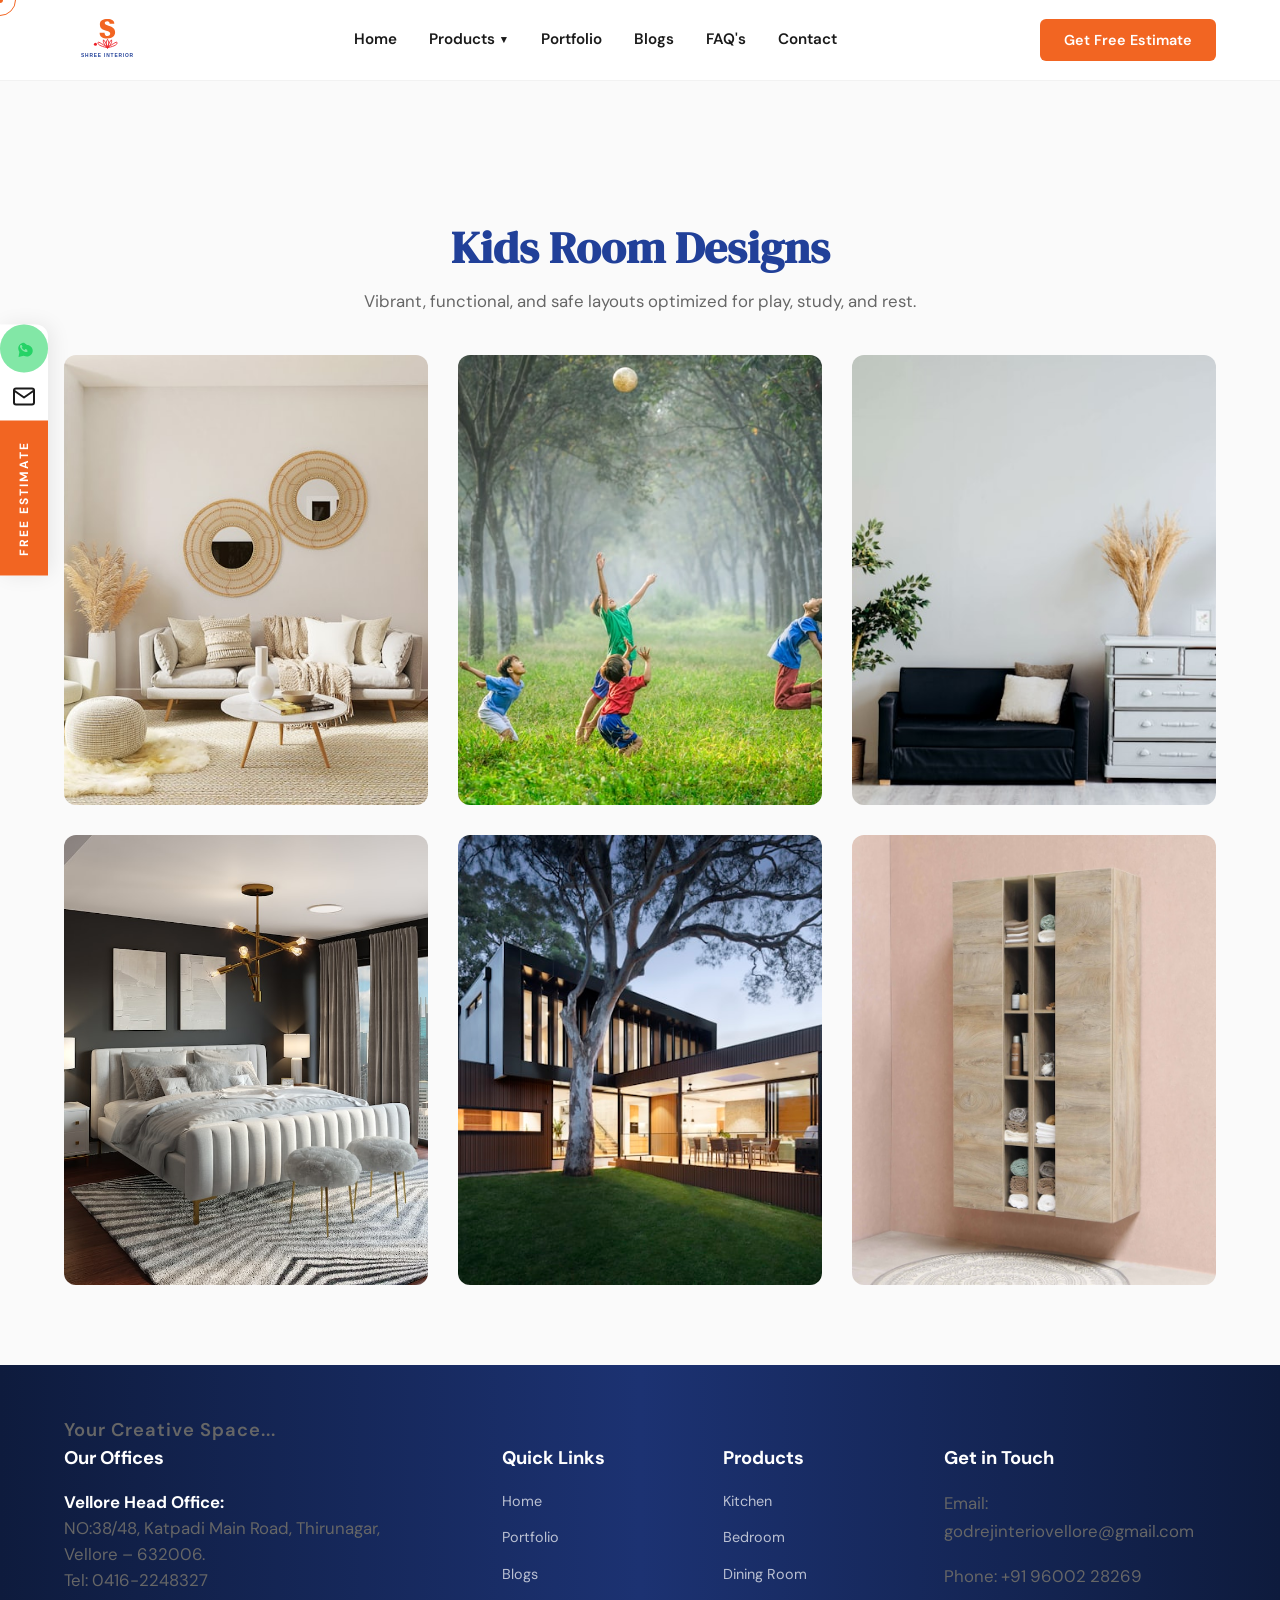
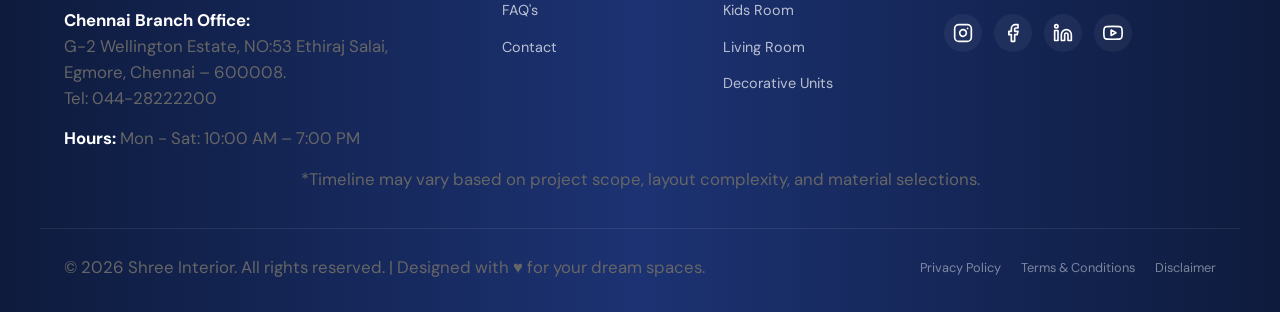
<file: kids-room.html>
<!DOCTYPE html>
<html lang="en">
<head>
  <meta charset="UTF-8">
  <meta name="viewport" content="width=device-width, initial-scale=1.0">
  <title>Kids Room Designs — Shree Interior</title>
  <meta name="description" content="Creative and safe kids room designs by Shree Interior. Bunk beds, study desks, and storage-optimized layouts.">
  <meta name="robots" content="index, follow">
  
  <link rel="preconnect" href="https://fonts.googleapis.com">
  <link rel="preconnect" href="https://fonts.gstatic.com" crossorigin>
  <link href="https://fonts.googleapis.com/css2?family=DM+Sans:wght@400;500;600;700&family=DM+Serif+Display:ital@0;1&display=swap" rel="stylesheet" fetchpriority="high">
  <link rel="stylesheet" href="css/style.min.css">
  <link rel="icon" type="image/svg+xml" href="assets/images/logo.svg">
  
  <style>
    .portfolio-content {
      padding-top: 140px;
      padding-bottom: 80px;
      max-width: 1200px;
      margin: 0 auto;
    }
    .portfolio-grid {
      display: grid;
      grid-template-columns: repeat(3, 1fr);
      gap: 30px;
      margin-top: 40px;
    }
    .portfolio-grid .gallery__card {
      width: 100% !important;
      max-width: 380px;
      height: 450px !important;
      margin: 0 auto;
      transition: transform 0.4s ease, opacity 0.4s ease;
    }
    @media (max-width: 1024px) {
      .portfolio-grid {
        grid-template-columns: repeat(2, 1fr);
      }
    }
    @media (max-width: 767px) {
      .portfolio-grid {
        grid-template-columns: 1fr;
      }
      .portfolio-grid .gallery__card {
        height: 380px !important;
      }
    }
  </style>
</head>
<body>
  <!-- Preloader -->
  <div class="preloader" id="preloader">
    <img src="assets/images/logo.svg" alt="Shree Interior Logo" class="preloader__logo">
  </div>


  <!-- 1. Custom Cursor (Desktop Only) -->
  <div class="custom-cursor" id="customCursor">
    <div class="cursor__dot"></div>
    <div class="cursor__ring"></div>
  </div>

  <!-- 3. Header -->
  <header class="header">
    <div class="header__container container">
      <a href="index.html" class="header__logo">
        <img src="assets/images/logo.svg" alt="Shree Interior" class="header__logo-img">
      </a>
      
      <nav class="header__nav">
        <ul class="header__nav-list">
          <li class="nav__item-wrapper">
            <a href="index.html" class="nav__item">Home</a>
          </li>
          <li class="nav__item-wrapper nav__item--has-dropdown">
            <span class="nav__item">Products <span class="nav__arrow">▼</span></span>
            <ul class="header__dropdown">
              <li><a href="modular-kitchen.html">Modular Kitchen</a></li>
              <li><a href="bedroom.html">Bedroom</a></li>
              <li><a href="dining-room.html">Dining Room</a></li>
              <li><a href="kids-room.html">Kids Room</a></li>
              <li><a href="living-room.html">Living Room</a></li>
              <li><a href="decorative-units.html">Decorative Units</a></li>
            </ul>
          </li>
          <li class="nav__item-wrapper">
            <a href="portfolio.html" class="nav__item">Portfolio</a>
          </li>
          <li class="nav__item-wrapper">
            <a href="blogs.html" class="nav__item">Blogs</a>
          </li>
          <li class="nav__item-wrapper">
            <a href="faqs.html" class="nav__item">FAQ's</a>
          </li>
          <li class="nav__item-wrapper">
            <a href="contact.html" class="nav__item">Contact</a>
          </li>
        </ul>
      </nav>
      
      <button class="header__cta-btn" data-modal-trigger>Get Free Estimate</button>
      
      <button class="header__hamburger" aria-label="Toggle Mobile Menu">
        <span></span>
        <span></span>
        <span></span>
      </button>
    </div>
  </header>

  <!-- 4. Mobile Drawer -->
  <div class="mobile-drawer">
    <div class="mobile-drawer__content">
      <div class="mobile-drawer__header">
        <a href="index.html" class="mobile-drawer__logo">
          <img src="assets/images/logo.svg" alt="Shree Interior" class="mobile-drawer__logo-img">
        </a>
      </div>
      
      <nav class="mobile-drawer__nav">
        <ul class="mobile-drawer__list">
          <li><a href="index.html">Home</a></li>
          <li class="mobile-drawer__item--has-accordion">
            <button class="mobile-drawer__products-toggle">Products <span class="nav__arrow">▼</span></button>
            <ul class="mobile-drawer__products-list">
              <li><a href="modular-kitchen.html">Modular Kitchen</a></li>
              <li><a href="bedroom.html">Bedroom</a></li>
              <li><a href="dining-room.html">Dining Room</a></li>
              <li><a href="kids-room.html">Kids Room</a></li>
              <li><a href="living-room.html">Living Room</a></li>
              <li><a href="decorative-units.html">Decorative Units</a></li>
            </ul>
          </li>
          <li><a href="portfolio.html">Portfolio</a></li>
          <li><a href="blogs.html">Blogs</a></li>
          <li><a href="faqs.html">FAQ's</a></li>
          <li><a href="contact.html">Contact</a></li>
        </ul>
      </nav>
      
      <div class="mobile-drawer__actions">
        <a href="https://wa.me/919600228269?text=Hi%20Shree%20Interior%2C%20I%27d%20like%20to%20discuss%20an%20interior%20project..." class="mobile-action-btn mobile-action-btn--whatsapp" target="_blank" rel="noopener">
          <svg class="mobile-action-btn__icon" viewBox="0 0 24 24" width="20" height="20">
            <path fill="currentColor" d="M12.031 6.172c-3.181 0-5.767 2.586-5.768 5.766-.001 1.298.424 2.5 1.145 3.473L6.5 20.5l5.241-1.375c.953.52 2.044.814 3.206.814 3.18 0 5.767-2.586 5.768-5.766.001-3.18-2.586-5.766-5.768-5.766h.084zm3.966 8.358c-.167.472-.82.862-1.347.973-.362.076-.833.141-2.42-.516-2.029-.838-3.329-2.91-3.429-3.045-.102-.136-.827-.968-.827-1.847 0-.88.46-1.312.626-1.488.166-.176.362-.22.482-.22h.346c.108 0 .253-.04.397.302.15.358.513 1.25.558 1.342.045.093.076.2.015.321-.061.12-.09.196-.181.302-.09.106-.19.237-.272.317-.09.088-.184.184-.08.362.105.18.468.77.998 1.242.684.608 1.26.797 1.439.886.18.09.284.076.39-.045.105-.12.459-.533.58-.714.12-.18.24-.15.405-.09.165.06 1.05.495 1.23.585.18.09.3.136.346.216.046.08.046.463-.121.935v.002z"/>
          </svg>
          Chat on WhatsApp
        </a>
        <a href="mailto:godrejinteriovellore@gmail.com" class="mobile-action-btn mobile-action-btn--email">
          <svg class="mobile-action-btn__icon" viewBox="0 0 24 24" width="20" height="20">
            <path fill="none" stroke="currentColor" stroke-width="2" stroke-linecap="round" stroke-linejoin="round" d="M3 8l7.89 5.26a2 2 0 002.22 0L21 8M5 19h14a2 2 0 002-2V7a2 2 0 00-2-2H5a2 2 0 00-2 2v10a2 2 0 002 2z"/>
          </svg>
          Email Us
        </a>
        <button class="mobile-action-btn mobile-action-btn--estimate" data-modal-trigger>
          Get Free Estimate
        </button>
      </div>
    </div>
  </div>

  <!-- 5. Side Rail -->
  <div class="side-rail">
    <a href="https://wa.me/919600228269?text=Hi%20Shree%20Interior%2C%20I%27d%20like%20to%20discuss%20an%20interior%20project..." class="side-rail__link side-rail__link--whatsapp" target="_blank" rel="noopener" aria-label="Chat on WhatsApp">
      <span class="pulse-glow"></span>
      <span class="pulse-glow"></span>
      <svg width="24" height="24" viewBox="0 0 24 24" fill="currentColor">
        <path d="M12.031 6.172c-3.181 0-5.767 2.586-5.768 5.766-.001 1.298.424 2.5 1.145 3.473L6.5 20.5l5.241-1.375c.953.52 2.044.814 3.206.814 3.18 0 5.767-2.586 5.768-5.766.001-3.18-2.586-5.766-5.768-5.766h.084zm3.966 8.358c-.167.472-.82.862-1.347.973-.362.076-.833.141-2.42-.516-2.029-.838-3.329-2.91-3.429-3.045-.102-.136-.827-.968-.827-1.847 0-.88.46-1.312.626-1.488.166-.176.362-.22.482-.22h.346c.108 0 .253-.04.397.302.15.358.513 1.25.558 1.342.045.093.076.2.015.321-.061.12-.09.196-.181.302-.09.106-.19.237-.272.317-.09.088-.184.184-.08.362.105.18.468.77.998 1.242.684.608 1.26.797 1.439.886.18.09.284.076.39-.045.105-.12.459-.533.58-.714.12-.18.24-.15.405-.09.165.06 1.05.495 1.23.585.18.09.3.136.346.216.046.08.046.463-.121.935v.002z"/>
      </svg>
    </a>
    <a href="mailto:godrejinteriovellore@gmail.com" class="side-rail__link side-rail__link--email" aria-label="Send Email">
      <svg width="24" height="24" viewBox="0 0 24 24" fill="none" stroke="currentColor" stroke-width="2" stroke-linecap="round" stroke-linejoin="round">
        <path d="M4 4h16c1.1 0 2 .9 2 2v12c0 1.1-.9 2-2 2H4c-1.1 0-2-.9-2-2V6c0-1.1.9-2 2-2z"/>
        <polyline points="22,6 12,13 2,6"/>
      </svg>
    </a>
    <button class="side-rail__estimate" data-modal-trigger>
      Free Estimate
    </button>
  </div>

  
  
  <main class="portfolio-content container">
    <h1 style="text-align: center; margin-bottom: 12px; color: var(--brand-blue); font-size: 2.8rem; font-weight: 700;">Kids Room Designs</h1>
    <p style="text-align: center; margin-bottom: 40px; color: var(--text-muted); max-width: 650px; margin-left: auto; margin-right: auto; font-size: 1.05rem; line-height: 1.7;">
      Vibrant, functional, and safe layouts optimized for play, study, and rest.
    </p>

    <!-- Portfolio Grid -->
    <div class="portfolio-grid">
      
      <!-- Item -->
      <div class="gallery__card reveal-up">
        <img src="assets/images/portfolio/img_2.jpg" alt="Cozy Kids Bedroom" loading="lazy">
        <div class="gallery__overlay">
          <h3 class="gallery__name">Cozy Kids Bedroom</h3>
          <span class="gallery__category">Kids Room</span>
        </div>
      </div>
      <!-- Item -->
      <div class="gallery__card reveal-up">
        <img src="assets/images/portfolio/img_17.jpg" alt="Vibrant Playroom & Study Desk" loading="lazy">
        <div class="gallery__overlay">
          <h3 class="gallery__name">Vibrant Playroom & Study Desk</h3>
          <span class="gallery__category">Kids Room</span>
        </div>
      </div>
      <!-- Item -->
      <div class="gallery__card reveal-up">
        <img src="assets/images/portfolio/img_18.jpg" alt="Creative Loft Bed Layout" loading="lazy">
        <div class="gallery__overlay">
          <h3 class="gallery__name">Creative Loft Bed Layout</h3>
          <span class="gallery__category">Kids Room</span>
        </div>
      </div>
      <!-- Item -->
      <div class="gallery__card reveal-up">
        <img src="assets/images/portfolio/img_1.jpg" alt="Pastel Tone Double Bed Kids Room" loading="lazy">
        <div class="gallery__overlay">
          <h3 class="gallery__name">Pastel Tone Double Bed Kids Room</h3>
          <span class="gallery__category">Kids Room</span>
        </div>
      </div>
      <!-- Item -->
      <div class="gallery__card reveal-up">
        <img src="assets/images/portfolio/img_9.jpg" alt="Space Saving Bunk Bed" loading="lazy">
        <div class="gallery__overlay">
          <h3 class="gallery__name">Space Saving Bunk Bed</h3>
          <span class="gallery__category">Kids Room</span>
        </div>
      </div>
      <!-- Item -->
      <div class="gallery__card reveal-up">
        <img src="assets/images/portfolio/img_6.jpg" alt="Cheerful Play Area" loading="lazy">
        <div class="gallery__overlay">
          <h3 class="gallery__name">Cheerful Play Area</h3>
          <span class="gallery__category">Kids Room</span>
        </div>
      </div>
    </div>
  </main>
  

  <!-- 16. Footer (Timeline footnote appended at bottom) -->
  <footer class="footer" id="footer">
    <div class="footer__top container">
      <!-- Logo removed in footer as requested -->
      <p class="footer__tagline" style="font-size: 1.15rem; font-weight: 600; letter-spacing: 1px;">Your Creative Space...</p>
    </div>
    
    <div class="footer__grid container">
      <!-- Col 1 Offices -->
      <div class="footer__col footer__offices">
        <h3 class="footer__heading">Our Offices</h3>
        <p class="footer__office-item">
          <strong>Vellore Head Office:</strong><br>
          NO:38/48, Katpadi Main Road, Thirunagar,<br>
          Vellore – 632006.<br>
          Tel: <a href="tel:04162248327">0416-2248327</a>
        </p>
        <p class="footer__office-item">
          <strong>Chennai Branch Office:</strong><br>
          G-2 Wellington Estate, NO:53 Ethiraj Salai,<br>
          Egmore, Chennai – 600008.<br>
          Tel: <a href="tel:04428222200">044-28222200</a>
        </p>
        <p class="footer__office-item">
          <strong>Hours:</strong> Mon - Sat: 10:00 AM – 7:00 PM
        </p>
      </div>
      
      <!-- Col 2 Quick Links -->
      <div class="footer__col footer__links">
        <h3 class="footer__heading">Quick Links</h3>
        <ul class="footer__nav-list">
          <li><a href="index.html">Home</a></li>
          <li><a href="portfolio.html">Portfolio</a></li>
          <li><a href="blogs.html">Blogs</a></li>
          <li><a href="faqs.html">FAQ's</a></li>
          <li><a href="contact.html">Contact</a></li>
        </ul>
      </div>
      
      <!-- Col 3 Products -->
      <div class="footer__col footer__products">
        <h3 class="footer__heading">Products</h3>
        <ul class="footer__nav-list">
          <li><a href="modular-kitchen.html">Kitchen</a></li>
          <li><a href="bedroom.html">Bedroom</a></li>
          <li><a href="dining-room.html">Dining Room</a></li>
          <li><a href="kids-room.html">Kids Room</a></li>
          <li><a href="living-room.html">Living Room</a></li>
          <li><a href="decorative-units.html">Decorative Units</a></li>
        </ul>
      </div>
      
      <!-- Col 4 Contact & Socials -->
      <div class="footer__col footer__contact">
        <h3 class="footer__heading">Get in Touch</h3>
        <p class="footer__contact-item">
          Email: <a href="mailto:godrejinteriovellore@gmail.com">godrejinteriovellore@gmail.com</a>
        </p>
        <p class="footer__contact-item">
          Phone: <a href="tel:+919600228269">+91 96002 28269</a>
        </p>
        
        <div class="footer__social">
          <a href="#" class="footer__social-link" aria-label="Instagram">
            <svg width="20" height="20" viewBox="0 0 24 24" fill="none" stroke="currentColor" stroke-width="2" stroke-linecap="round" stroke-linejoin="round">
              <rect x="2" y="2" width="20" height="20" rx="5" ry="5"/>
              <path d="M16 11.37A4 4 0 1 1 12.63 8 4 4 0 0 1 16 11.37z"/>
              <line x1="17.5" y1="6.5" x2="17.51" y2="6.5"/>
            </svg>
          </a>
          <a href="#" class="footer__social-link" aria-label="Facebook">
            <svg width="20" height="20" viewBox="0 0 24 24" fill="none" stroke="currentColor" stroke-width="2" stroke-linecap="round" stroke-linejoin="round">
              <path d="M18 2h-3a5 5 0 0 0-5 5v3H7v4h3v8h4v-8h3l1-4h-4V7a1 1 0 0 1 1-1h3z"/>
            </svg>
          </a>
          <a href="#" class="footer__social-link" aria-label="LinkedIn">
            <svg width="20" height="20" viewBox="0 0 24 24" fill="none" stroke="currentColor" stroke-width="2" stroke-linecap="round" stroke-linejoin="round">
              <path d="M16 8a6 6 0 0 1 6 6v7h-4v-7a2 2 0 0 0-2-2 2 2 0 0 0-2 2v7h-4v-7a6 6 0 0 1 6-6z"/>
              <rect x="2" y="9" width="4" height="12"/>
              <circle cx="4" cy="4" r="2"/>
            </svg>
          </a>
          <a href="#" class="footer__social-link" aria-label="YouTube">
            <svg width="20" height="20" viewBox="0 0 24 24" fill="none" stroke="currentColor" stroke-width="2" stroke-linecap="round" stroke-linejoin="round">
              <path d="M22.54 6.42a2.78 2.78 0 0 0-1.94-2C18.88 4 12 4 12 4s-6.88 0-8.6.46a2.78 2.78 0 0 0-1.94 2A29 29 0 0 0 1 11.75a29 29 0 0 0 .46 5.33A2.78 2.78 0 0 0 3.4 19c1.72.46 8.6.46 8.6.46s6.88 0 8.6-.46a2.78 2.78 0 0 0 1.94-2 29 29 0 0 0 .46-5.25 29 29 0 0 0-.46-5.33z"/>
              <polygon points="9.75 15.02 15.5 11.75 9.75 8.48 9.75 15.02"/>
            </svg>
          </a>
        </div>
      </div>
    </div>
    
    <!-- Relocated timeline footnote here -->
    <div class="footer__footnote container text-center">
      <p>*Timeline may vary based on project scope, layout complexity, and material selections.</p>
    </div>
    
    <div class="footer__bottom container">
      <div class="footer__bottom-flex">
        <p>© 2026 Shree Interior. All rights reserved. | Designed with ♥ for your dream spaces.</p>
        <div class="footer__policy-links">
          <a href="privacy-policy.html">Privacy Policy</a>
          <a href="terms-conditions.html">Terms & Conditions</a>
          <a href="disclaimer.html">Disclaimer</a>
        </div>
      </div>
    </div>
  </footer>

  <!-- 17. Enquiry Modal -->
  <div class="modal" id="enquiryModal">
    <div class="modal__overlay"></div>
    <div class="modal__content">
      <div class="modal__header">
        <h2>Book Free Consultation</h2>
        <button class="modal__close" aria-label="Close Modal">&times;</button>
      </div>
      
      <div class="modal__form-fields">
        <form class="modal__form" id="enquiryForm">
          <div class="form-group">
            <label for="clientName">Name *</label>
            <input type="text" id="clientName" required placeholder="Enter your full name">
          </div>
          
          <div class="form-group">
            <label for="clientPhone">Phone Number *</label>
            <input type="tel" id="clientPhone" required placeholder="Enter 10-digit mobile number">
          </div>
          
          <div class="form-group">
            <label for="clientEmail">Email Address</label>
            <input type="email" id="clientEmail" placeholder="Enter your email address">
          </div>
          
          <div class="form-group">
            <label for="projectInterest">Interested In *</label>
            <select id="projectInterest" required>
              <option value="" disabled selected>Select service</option>
              <option value="Kitchen">Modular Kitchen</option>
              <option value="Bedroom">Bedroom Design</option>
              <option value="Dining Room">Dining Room Design</option>
              <option value="Living Room">Living Room Design</option>
              <option value="Kids Room">Kids Room Design</option>
              <option value="Decorative Units">Decorative Units</option>
              <option value="Not Sure">Not Sure / Complete Home</option>
            </select>
          </div>
          
          <div class="form-group">
            <label for="projectCity">Your City *</label>
            <select id="projectCity" required>
              <option value="" disabled selected>Select location</option>
              <option value="Vellore">Vellore</option>
              <option value="Chennai">Chennai</option>
            </select>
          </div>
          
          <div class="form-group">
            <label for="clientMessage">Message / Brief Requirements</label>
            <textarea id="clientMessage" rows="3" placeholder="Tell us briefly about your dream home..."></textarea>
          </div>
          
          <button type="submit" class="modal__submit-btn">Submit Enquiry</button>
        </form>
      </div>
      
      <div class="modal__success">
        <svg class="modal__success-icon" viewBox="0 0 24 24" width="48" height="48" fill="none" stroke="#F26522" stroke-width="2" stroke-linecap="round" stroke-linejoin="round">
          <circle cx="12" cy="12" r="10"/>
          <polyline points="22 4 12 14.01 9 11.01"/>
        </svg>
        <h3>Thank You!</h3>
        <p>Your enquiry has been received successfully. Our design consultant will call you within 24 hours to schedule your free consultation.</p>
      </div>
    </div>
  </div>

  <!-- 18. Scroll-to-Top Button -->
  <div class="scroll-top" id="scrollTop">
    <div class="scroll-top__fill" id="scrollTopFill"></div>
    <svg class="scroll-top__svg" viewBox="0 0 48 48">
      <circle class="scroll-top__track" cx="24" cy="24" r="20" fill="none" stroke="#e0e0e0" stroke-width="3"/>
    </svg>
    <span class="scroll-top__arrow">↑</span>
  </div>

  <!-- 19. Promotional Bottom Popup Bar -->
  <div class="promo-popup" id="promoPopup">
    <div class="promo-popup__content">
      <button class="promo-popup__close" id="promoClose" aria-label="Close promotion">&times;</button>
      <p class="promo-popup__text">Get a free interior design consultation — no obligation.</p>
      <button class="btn btn-primary promo-popup__btn" data-modal-trigger>Book Free Consultation</button>
    </div>
  </div>

  <!-- Main JavaScript File -->
  <script src="js/main.min.js"></script>

</body>
</html>
</file>
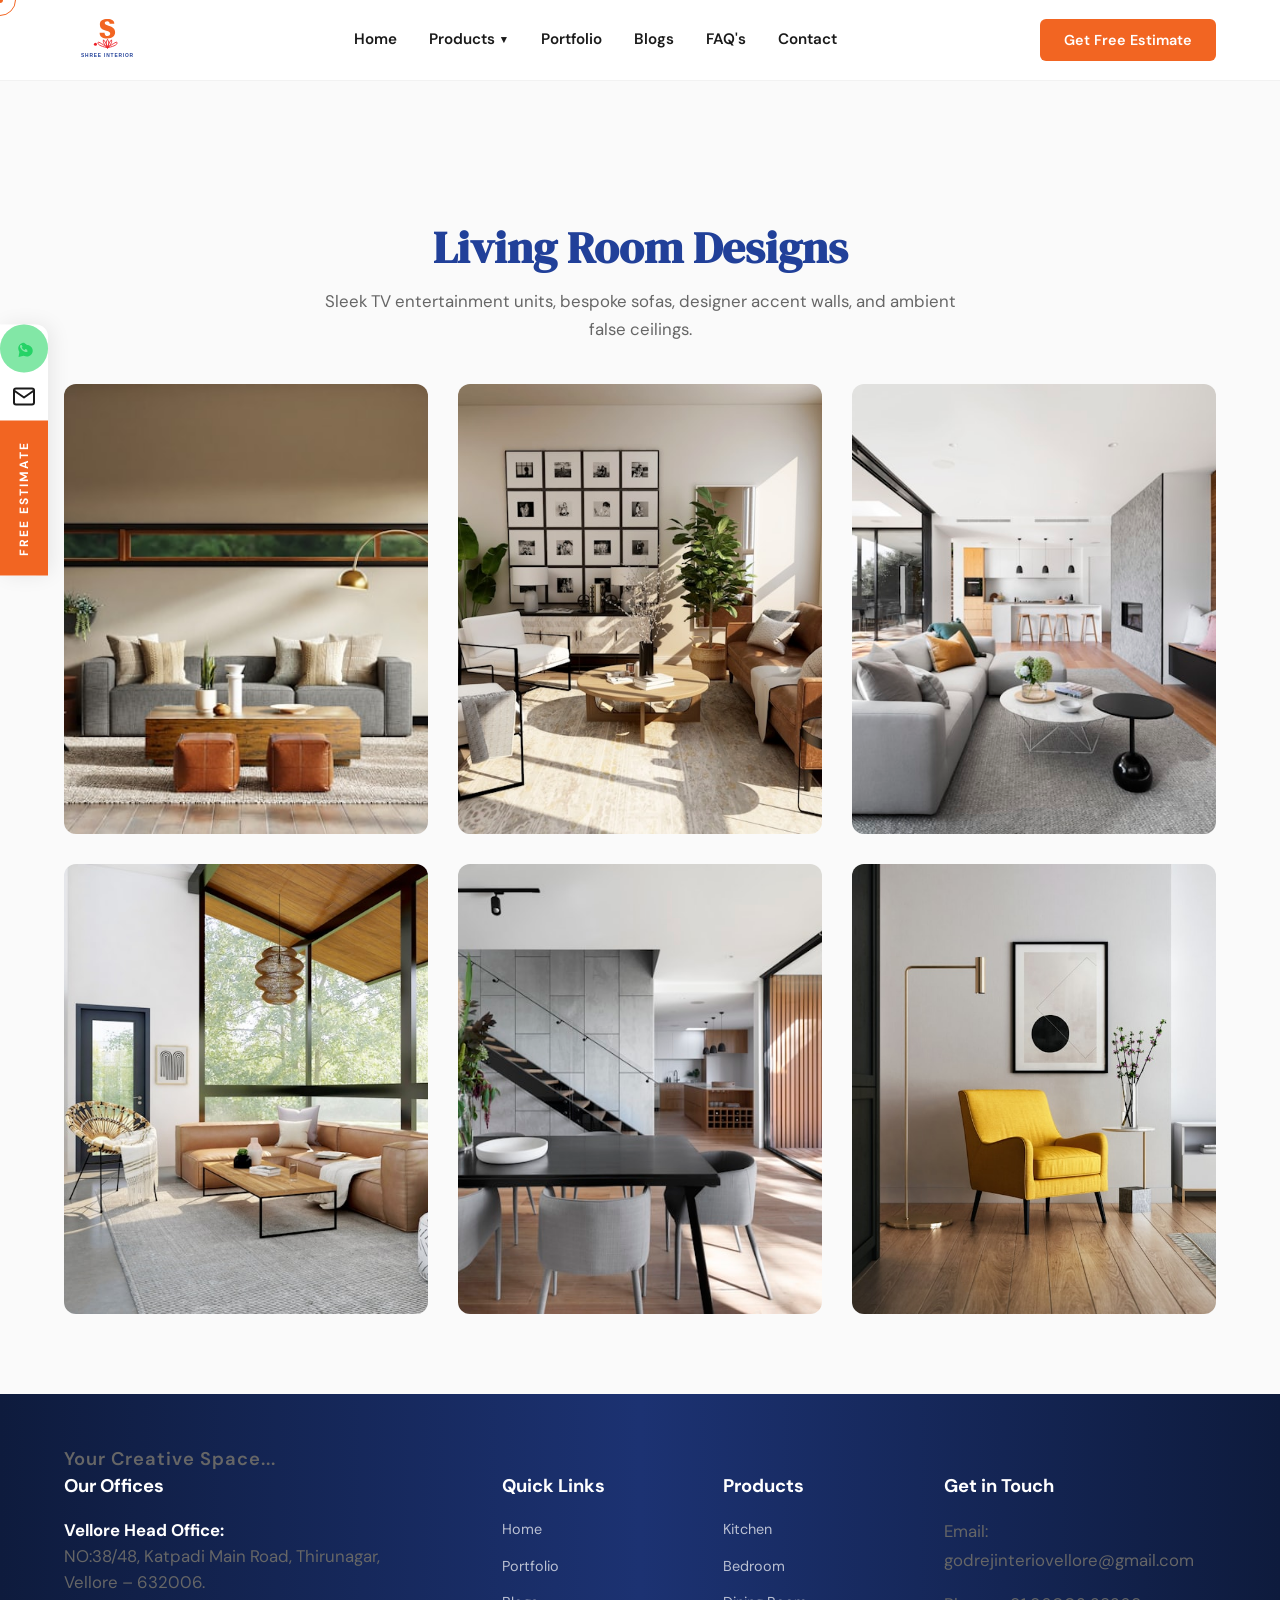
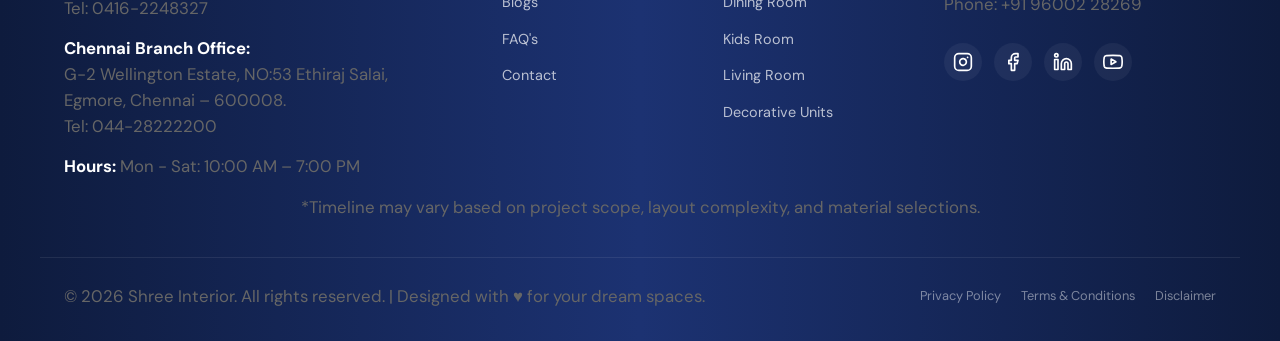
<file: living-room.html>
<!DOCTYPE html>
<html lang="en">
<head>
  <meta charset="UTF-8">
  <meta name="viewport" content="width=device-width, initial-scale=1.0">
  <title>Living Room Designs — Shree Interior</title>
  <meta name="description" content="Premium living room interior designs by Shree Interior. TV wall units, customized sofas, and elegant false ceiling solutions.">
  <meta name="robots" content="index, follow">
  
  <link rel="preconnect" href="https://fonts.googleapis.com">
  <link rel="preconnect" href="https://fonts.gstatic.com" crossorigin>
  <link href="https://fonts.googleapis.com/css2?family=DM+Sans:wght@400;500;600;700&family=DM+Serif+Display:ital@0;1&display=swap" rel="stylesheet" fetchpriority="high">
  <link rel="stylesheet" href="css/style.min.css">
  <link rel="icon" type="image/svg+xml" href="assets/images/logo.svg">
  
  <style>
    .portfolio-content {
      padding-top: 140px;
      padding-bottom: 80px;
      max-width: 1200px;
      margin: 0 auto;
    }
    .portfolio-grid {
      display: grid;
      grid-template-columns: repeat(3, 1fr);
      gap: 30px;
      margin-top: 40px;
    }
    .portfolio-grid .gallery__card {
      width: 100% !important;
      max-width: 380px;
      height: 450px !important;
      margin: 0 auto;
      transition: transform 0.4s ease, opacity 0.4s ease;
    }
    @media (max-width: 1024px) {
      .portfolio-grid {
        grid-template-columns: repeat(2, 1fr);
      }
    }
    @media (max-width: 767px) {
      .portfolio-grid {
        grid-template-columns: 1fr;
      }
      .portfolio-grid .gallery__card {
        height: 380px !important;
      }
    }
  </style>
</head>
<body>
  <!-- Preloader -->
  <div class="preloader" id="preloader">
    <img src="assets/images/logo.svg" alt="Shree Interior Logo" class="preloader__logo">
  </div>


  <!-- 1. Custom Cursor (Desktop Only) -->
  <div class="custom-cursor" id="customCursor">
    <div class="cursor__dot"></div>
    <div class="cursor__ring"></div>
  </div>

  <!-- 3. Header -->
  <header class="header">
    <div class="header__container container">
      <a href="index.html" class="header__logo">
        <img src="assets/images/logo.svg" alt="Shree Interior" class="header__logo-img">
      </a>
      
      <nav class="header__nav">
        <ul class="header__nav-list">
          <li class="nav__item-wrapper">
            <a href="index.html" class="nav__item">Home</a>
          </li>
          <li class="nav__item-wrapper nav__item--has-dropdown">
            <span class="nav__item">Products <span class="nav__arrow">▼</span></span>
            <ul class="header__dropdown">
              <li><a href="modular-kitchen.html">Modular Kitchen</a></li>
              <li><a href="bedroom.html">Bedroom</a></li>
              <li><a href="dining-room.html">Dining Room</a></li>
              <li><a href="kids-room.html">Kids Room</a></li>
              <li><a href="living-room.html">Living Room</a></li>
              <li><a href="decorative-units.html">Decorative Units</a></li>
            </ul>
          </li>
          <li class="nav__item-wrapper">
            <a href="portfolio.html" class="nav__item">Portfolio</a>
          </li>
          <li class="nav__item-wrapper">
            <a href="blogs.html" class="nav__item">Blogs</a>
          </li>
          <li class="nav__item-wrapper">
            <a href="faqs.html" class="nav__item">FAQ's</a>
          </li>
          <li class="nav__item-wrapper">
            <a href="contact.html" class="nav__item">Contact</a>
          </li>
        </ul>
      </nav>
      
      <button class="header__cta-btn" data-modal-trigger>Get Free Estimate</button>
      
      <button class="header__hamburger" aria-label="Toggle Mobile Menu">
        <span></span>
        <span></span>
        <span></span>
      </button>
    </div>
  </header>

  <!-- 4. Mobile Drawer -->
  <div class="mobile-drawer">
    <div class="mobile-drawer__content">
      <div class="mobile-drawer__header">
        <a href="index.html" class="mobile-drawer__logo">
          <img src="assets/images/logo.svg" alt="Shree Interior" class="mobile-drawer__logo-img">
        </a>
      </div>
      
      <nav class="mobile-drawer__nav">
        <ul class="mobile-drawer__list">
          <li><a href="index.html">Home</a></li>
          <li class="mobile-drawer__item--has-accordion">
            <button class="mobile-drawer__products-toggle">Products <span class="nav__arrow">▼</span></button>
            <ul class="mobile-drawer__products-list">
              <li><a href="modular-kitchen.html">Modular Kitchen</a></li>
              <li><a href="bedroom.html">Bedroom</a></li>
              <li><a href="dining-room.html">Dining Room</a></li>
              <li><a href="kids-room.html">Kids Room</a></li>
              <li><a href="living-room.html">Living Room</a></li>
              <li><a href="decorative-units.html">Decorative Units</a></li>
            </ul>
          </li>
          <li><a href="portfolio.html">Portfolio</a></li>
          <li><a href="blogs.html">Blogs</a></li>
          <li><a href="faqs.html">FAQ's</a></li>
          <li><a href="contact.html">Contact</a></li>
        </ul>
      </nav>
      
      <div class="mobile-drawer__actions">
        <a href="https://wa.me/919600228269?text=Hi%20Shree%20Interior%2C%20I%27d%20like%20to%20discuss%20an%20interior%20project..." class="mobile-action-btn mobile-action-btn--whatsapp" target="_blank" rel="noopener">
          <svg class="mobile-action-btn__icon" viewBox="0 0 24 24" width="20" height="20">
            <path fill="currentColor" d="M12.031 6.172c-3.181 0-5.767 2.586-5.768 5.766-.001 1.298.424 2.5 1.145 3.473L6.5 20.5l5.241-1.375c.953.52 2.044.814 3.206.814 3.18 0 5.767-2.586 5.768-5.766.001-3.18-2.586-5.766-5.768-5.766h.084zm3.966 8.358c-.167.472-.82.862-1.347.973-.362.076-.833.141-2.42-.516-2.029-.838-3.329-2.91-3.429-3.045-.102-.136-.827-.968-.827-1.847 0-.88.46-1.312.626-1.488.166-.176.362-.22.482-.22h.346c.108 0 .253-.04.397.302.15.358.513 1.25.558 1.342.045.093.076.2.015.321-.061.12-.09.196-.181.302-.09.106-.19.237-.272.317-.09.088-.184.184-.08.362.105.18.468.77.998 1.242.684.608 1.26.797 1.439.886.18.09.284.076.39-.045.105-.12.459-.533.58-.714.12-.18.24-.15.405-.09.165.06 1.05.495 1.23.585.18.09.3.136.346.216.046.08.046.463-.121.935v.002z"/>
          </svg>
          Chat on WhatsApp
        </a>
        <a href="mailto:godrejinteriovellore@gmail.com" class="mobile-action-btn mobile-action-btn--email">
          <svg class="mobile-action-btn__icon" viewBox="0 0 24 24" width="20" height="20">
            <path fill="none" stroke="currentColor" stroke-width="2" stroke-linecap="round" stroke-linejoin="round" d="M3 8l7.89 5.26a2 2 0 002.22 0L21 8M5 19h14a2 2 0 002-2V7a2 2 0 00-2-2H5a2 2 0 00-2 2v10a2 2 0 002 2z"/>
          </svg>
          Email Us
        </a>
        <button class="mobile-action-btn mobile-action-btn--estimate" data-modal-trigger>
          Get Free Estimate
        </button>
      </div>
    </div>
  </div>

  <!-- 5. Side Rail -->
  <div class="side-rail">
    <a href="https://wa.me/919600228269?text=Hi%20Shree%20Interior%2C%20I%27d%20like%20to%20discuss%20an%20interior%20project..." class="side-rail__link side-rail__link--whatsapp" target="_blank" rel="noopener" aria-label="Chat on WhatsApp">
      <span class="pulse-glow"></span>
      <span class="pulse-glow"></span>
      <svg width="24" height="24" viewBox="0 0 24 24" fill="currentColor">
        <path d="M12.031 6.172c-3.181 0-5.767 2.586-5.768 5.766-.001 1.298.424 2.5 1.145 3.473L6.5 20.5l5.241-1.375c.953.52 2.044.814 3.206.814 3.18 0 5.767-2.586 5.768-5.766.001-3.18-2.586-5.766-5.768-5.766h.084zm3.966 8.358c-.167.472-.82.862-1.347.973-.362.076-.833.141-2.42-.516-2.029-.838-3.329-2.91-3.429-3.045-.102-.136-.827-.968-.827-1.847 0-.88.46-1.312.626-1.488.166-.176.362-.22.482-.22h.346c.108 0 .253-.04.397.302.15.358.513 1.25.558 1.342.045.093.076.2.015.321-.061.12-.09.196-.181.302-.09.106-.19.237-.272.317-.09.088-.184.184-.08.362.105.18.468.77.998 1.242.684.608 1.26.797 1.439.886.18.09.284.076.39-.045.105-.12.459-.533.58-.714.12-.18.24-.15.405-.09.165.06 1.05.495 1.23.585.18.09.3.136.346.216.046.08.046.463-.121.935v.002z"/>
      </svg>
    </a>
    <a href="mailto:godrejinteriovellore@gmail.com" class="side-rail__link side-rail__link--email" aria-label="Send Email">
      <svg width="24" height="24" viewBox="0 0 24 24" fill="none" stroke="currentColor" stroke-width="2" stroke-linecap="round" stroke-linejoin="round">
        <path d="M4 4h16c1.1 0 2 .9 2 2v12c0 1.1-.9 2-2 2H4c-1.1 0-2-.9-2-2V6c0-1.1.9-2 2-2z"/>
        <polyline points="22,6 12,13 2,6"/>
      </svg>
    </a>
    <button class="side-rail__estimate" data-modal-trigger>
      Free Estimate
    </button>
  </div>

  
  
  <main class="portfolio-content container">
    <h1 style="text-align: center; margin-bottom: 12px; color: var(--brand-blue); font-size: 2.8rem; font-weight: 700;">Living Room Designs</h1>
    <p style="text-align: center; margin-bottom: 40px; color: var(--text-muted); max-width: 650px; margin-left: auto; margin-right: auto; font-size: 1.05rem; line-height: 1.7;">
      Sleek TV entertainment units, bespoke sofas, designer accent walls, and ambient false ceilings.
    </p>

    <!-- Portfolio Grid -->
    <div class="portfolio-grid">
      
      <!-- Item -->
      <div class="gallery__card reveal-up">
        <img src="assets/images/portfolio/img_12.jpg" alt="Luxury Open Living Room" loading="lazy">
        <div class="gallery__overlay">
          <h3 class="gallery__name">Luxury Open Living Room</h3>
          <span class="gallery__category">Living Room</span>
        </div>
      </div>
      <!-- Item -->
      <div class="gallery__card reveal-up">
        <img src="assets/images/portfolio/img_19.jpg" alt="Contemporary Lounge Area" loading="lazy">
        <div class="gallery__overlay">
          <h3 class="gallery__name">Contemporary Lounge Area</h3>
          <span class="gallery__category">Living Room</span>
        </div>
      </div>
      <!-- Item -->
      <div class="gallery__card reveal-up">
        <img src="assets/images/portfolio/img_20.jpg" alt="Modern Gypsum Ceiling Design" loading="lazy">
        <div class="gallery__overlay">
          <h3 class="gallery__name">Modern Gypsum Ceiling Design</h3>
          <span class="gallery__category">Living Room</span>
        </div>
      </div>
      <!-- Item -->
      <div class="gallery__card reveal-up">
        <img src="assets/images/portfolio/img_21.jpg" alt="Minimalist Entertainment Wall" loading="lazy">
        <div class="gallery__overlay">
          <h3 class="gallery__name">Minimalist Entertainment Wall</h3>
          <span class="gallery__category">Living Room</span>
        </div>
      </div>
      <!-- Item -->
      <div class="gallery__card reveal-up">
        <img src="assets/images/portfolio/img_22.jpg" alt="Sleek Sofa & Coffee Table Setup" loading="lazy">
        <div class="gallery__overlay">
          <h3 class="gallery__name">Sleek Sofa & Coffee Table Setup</h3>
          <span class="gallery__category">Living Room</span>
        </div>
      </div>
      <!-- Item -->
      <div class="gallery__card reveal-up">
        <img src="assets/images/portfolio/img_7.jpg" alt="Warm Wooden Accent TV Console" loading="lazy">
        <div class="gallery__overlay">
          <h3 class="gallery__name">Warm Wooden Accent TV Console</h3>
          <span class="gallery__category">Living Room</span>
        </div>
      </div>
    </div>
  </main>
  

  <!-- 16. Footer (Timeline footnote appended at bottom) -->
  <footer class="footer" id="footer">
    <div class="footer__top container">
      <!-- Logo removed in footer as requested -->
      <p class="footer__tagline" style="font-size: 1.15rem; font-weight: 600; letter-spacing: 1px;">Your Creative Space...</p>
    </div>
    
    <div class="footer__grid container">
      <!-- Col 1 Offices -->
      <div class="footer__col footer__offices">
        <h3 class="footer__heading">Our Offices</h3>
        <p class="footer__office-item">
          <strong>Vellore Head Office:</strong><br>
          NO:38/48, Katpadi Main Road, Thirunagar,<br>
          Vellore – 632006.<br>
          Tel: <a href="tel:04162248327">0416-2248327</a>
        </p>
        <p class="footer__office-item">
          <strong>Chennai Branch Office:</strong><br>
          G-2 Wellington Estate, NO:53 Ethiraj Salai,<br>
          Egmore, Chennai – 600008.<br>
          Tel: <a href="tel:04428222200">044-28222200</a>
        </p>
        <p class="footer__office-item">
          <strong>Hours:</strong> Mon - Sat: 10:00 AM – 7:00 PM
        </p>
      </div>
      
      <!-- Col 2 Quick Links -->
      <div class="footer__col footer__links">
        <h3 class="footer__heading">Quick Links</h3>
        <ul class="footer__nav-list">
          <li><a href="index.html">Home</a></li>
          <li><a href="portfolio.html">Portfolio</a></li>
          <li><a href="blogs.html">Blogs</a></li>
          <li><a href="faqs.html">FAQ's</a></li>
          <li><a href="contact.html">Contact</a></li>
        </ul>
      </div>
      
      <!-- Col 3 Products -->
      <div class="footer__col footer__products">
        <h3 class="footer__heading">Products</h3>
        <ul class="footer__nav-list">
          <li><a href="modular-kitchen.html">Kitchen</a></li>
          <li><a href="bedroom.html">Bedroom</a></li>
          <li><a href="dining-room.html">Dining Room</a></li>
          <li><a href="kids-room.html">Kids Room</a></li>
          <li><a href="living-room.html">Living Room</a></li>
          <li><a href="decorative-units.html">Decorative Units</a></li>
        </ul>
      </div>
      
      <!-- Col 4 Contact & Socials -->
      <div class="footer__col footer__contact">
        <h3 class="footer__heading">Get in Touch</h3>
        <p class="footer__contact-item">
          Email: <a href="mailto:godrejinteriovellore@gmail.com">godrejinteriovellore@gmail.com</a>
        </p>
        <p class="footer__contact-item">
          Phone: <a href="tel:+919600228269">+91 96002 28269</a>
        </p>
        
        <div class="footer__social">
          <a href="#" class="footer__social-link" aria-label="Instagram">
            <svg width="20" height="20" viewBox="0 0 24 24" fill="none" stroke="currentColor" stroke-width="2" stroke-linecap="round" stroke-linejoin="round">
              <rect x="2" y="2" width="20" height="20" rx="5" ry="5"/>
              <path d="M16 11.37A4 4 0 1 1 12.63 8 4 4 0 0 1 16 11.37z"/>
              <line x1="17.5" y1="6.5" x2="17.51" y2="6.5"/>
            </svg>
          </a>
          <a href="#" class="footer__social-link" aria-label="Facebook">
            <svg width="20" height="20" viewBox="0 0 24 24" fill="none" stroke="currentColor" stroke-width="2" stroke-linecap="round" stroke-linejoin="round">
              <path d="M18 2h-3a5 5 0 0 0-5 5v3H7v4h3v8h4v-8h3l1-4h-4V7a1 1 0 0 1 1-1h3z"/>
            </svg>
          </a>
          <a href="#" class="footer__social-link" aria-label="LinkedIn">
            <svg width="20" height="20" viewBox="0 0 24 24" fill="none" stroke="currentColor" stroke-width="2" stroke-linecap="round" stroke-linejoin="round">
              <path d="M16 8a6 6 0 0 1 6 6v7h-4v-7a2 2 0 0 0-2-2 2 2 0 0 0-2 2v7h-4v-7a6 6 0 0 1 6-6z"/>
              <rect x="2" y="9" width="4" height="12"/>
              <circle cx="4" cy="4" r="2"/>
            </svg>
          </a>
          <a href="#" class="footer__social-link" aria-label="YouTube">
            <svg width="20" height="20" viewBox="0 0 24 24" fill="none" stroke="currentColor" stroke-width="2" stroke-linecap="round" stroke-linejoin="round">
              <path d="M22.54 6.42a2.78 2.78 0 0 0-1.94-2C18.88 4 12 4 12 4s-6.88 0-8.6.46a2.78 2.78 0 0 0-1.94 2A29 29 0 0 0 1 11.75a29 29 0 0 0 .46 5.33A2.78 2.78 0 0 0 3.4 19c1.72.46 8.6.46 8.6.46s6.88 0 8.6-.46a2.78 2.78 0 0 0 1.94-2 29 29 0 0 0 .46-5.25 29 29 0 0 0-.46-5.33z"/>
              <polygon points="9.75 15.02 15.5 11.75 9.75 8.48 9.75 15.02"/>
            </svg>
          </a>
        </div>
      </div>
    </div>
    
    <!-- Relocated timeline footnote here -->
    <div class="footer__footnote container text-center">
      <p>*Timeline may vary based on project scope, layout complexity, and material selections.</p>
    </div>
    
    <div class="footer__bottom container">
      <div class="footer__bottom-flex">
        <p>© 2026 Shree Interior. All rights reserved. | Designed with ♥ for your dream spaces.</p>
        <div class="footer__policy-links">
          <a href="privacy-policy.html">Privacy Policy</a>
          <a href="terms-conditions.html">Terms & Conditions</a>
          <a href="disclaimer.html">Disclaimer</a>
        </div>
      </div>
    </div>
  </footer>

  <!-- 17. Enquiry Modal -->
  <div class="modal" id="enquiryModal">
    <div class="modal__overlay"></div>
    <div class="modal__content">
      <div class="modal__header">
        <h2>Book Free Consultation</h2>
        <button class="modal__close" aria-label="Close Modal">&times;</button>
      </div>
      
      <div class="modal__form-fields">
        <form class="modal__form" id="enquiryForm">
          <div class="form-group">
            <label for="clientName">Name *</label>
            <input type="text" id="clientName" required placeholder="Enter your full name">
          </div>
          
          <div class="form-group">
            <label for="clientPhone">Phone Number *</label>
            <input type="tel" id="clientPhone" required placeholder="Enter 10-digit mobile number">
          </div>
          
          <div class="form-group">
            <label for="clientEmail">Email Address</label>
            <input type="email" id="clientEmail" placeholder="Enter your email address">
          </div>
          
          <div class="form-group">
            <label for="projectInterest">Interested In *</label>
            <select id="projectInterest" required>
              <option value="" disabled selected>Select service</option>
              <option value="Kitchen">Modular Kitchen</option>
              <option value="Bedroom">Bedroom Design</option>
              <option value="Dining Room">Dining Room Design</option>
              <option value="Living Room">Living Room Design</option>
              <option value="Kids Room">Kids Room Design</option>
              <option value="Decorative Units">Decorative Units</option>
              <option value="Not Sure">Not Sure / Complete Home</option>
            </select>
          </div>
          
          <div class="form-group">
            <label for="projectCity">Your City *</label>
            <select id="projectCity" required>
              <option value="" disabled selected>Select location</option>
              <option value="Vellore">Vellore</option>
              <option value="Chennai">Chennai</option>
            </select>
          </div>
          
          <div class="form-group">
            <label for="clientMessage">Message / Brief Requirements</label>
            <textarea id="clientMessage" rows="3" placeholder="Tell us briefly about your dream home..."></textarea>
          </div>
          
          <button type="submit" class="modal__submit-btn">Submit Enquiry</button>
        </form>
      </div>
      
      <div class="modal__success">
        <svg class="modal__success-icon" viewBox="0 0 24 24" width="48" height="48" fill="none" stroke="#F26522" stroke-width="2" stroke-linecap="round" stroke-linejoin="round">
          <circle cx="12" cy="12" r="10"/>
          <polyline points="22 4 12 14.01 9 11.01"/>
        </svg>
        <h3>Thank You!</h3>
        <p>Your enquiry has been received successfully. Our design consultant will call you within 24 hours to schedule your free consultation.</p>
      </div>
    </div>
  </div>

  <!-- 18. Scroll-to-Top Button -->
  <div class="scroll-top" id="scrollTop">
    <div class="scroll-top__fill" id="scrollTopFill"></div>
    <svg class="scroll-top__svg" viewBox="0 0 48 48">
      <circle class="scroll-top__track" cx="24" cy="24" r="20" fill="none" stroke="#e0e0e0" stroke-width="3"/>
    </svg>
    <span class="scroll-top__arrow">↑</span>
  </div>

  <!-- 19. Promotional Bottom Popup Bar -->
  <div class="promo-popup" id="promoPopup">
    <div class="promo-popup__content">
      <button class="promo-popup__close" id="promoClose" aria-label="Close promotion">&times;</button>
      <p class="promo-popup__text">Get a free interior design consultation — no obligation.</p>
      <button class="btn btn-primary promo-popup__btn" data-modal-trigger>Book Free Consultation</button>
    </div>
  </div>

  <!-- Main JavaScript File -->
  <script src="js/main.min.js"></script>

</body>
</html>
</file>
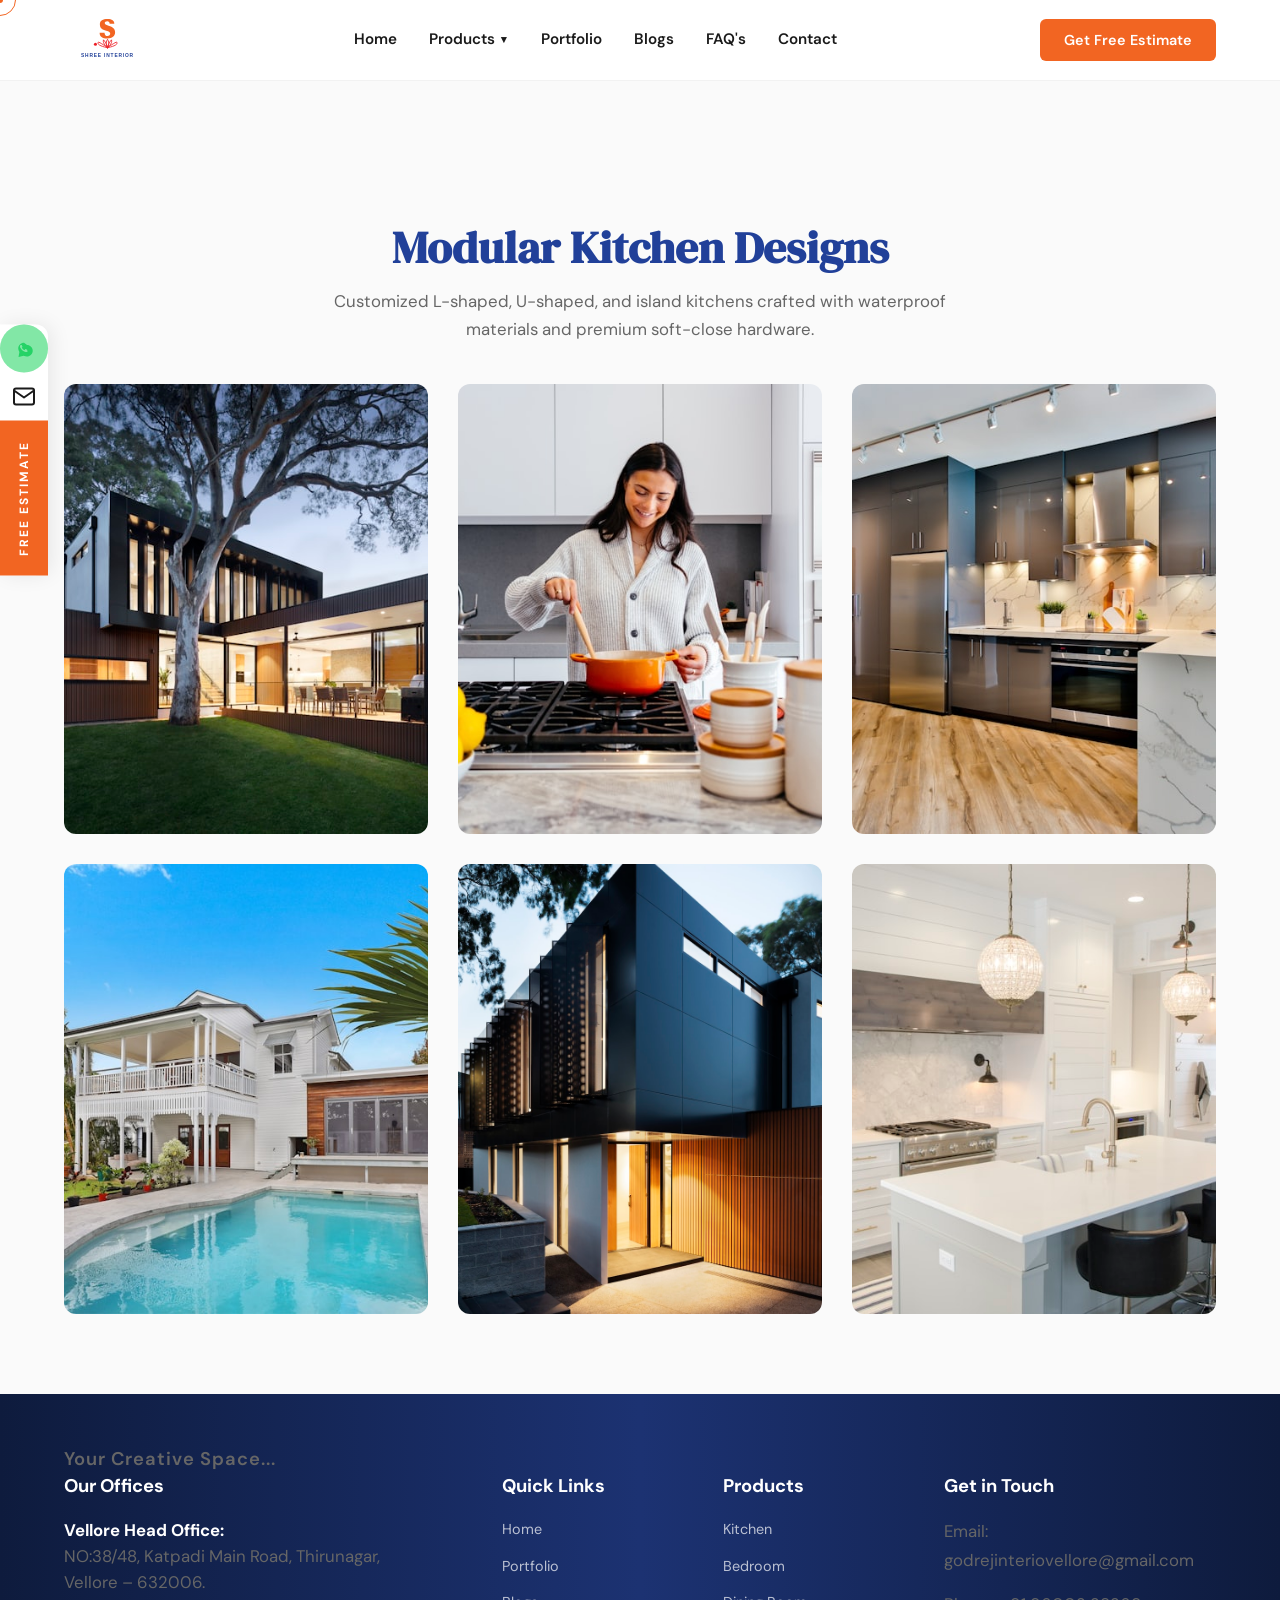
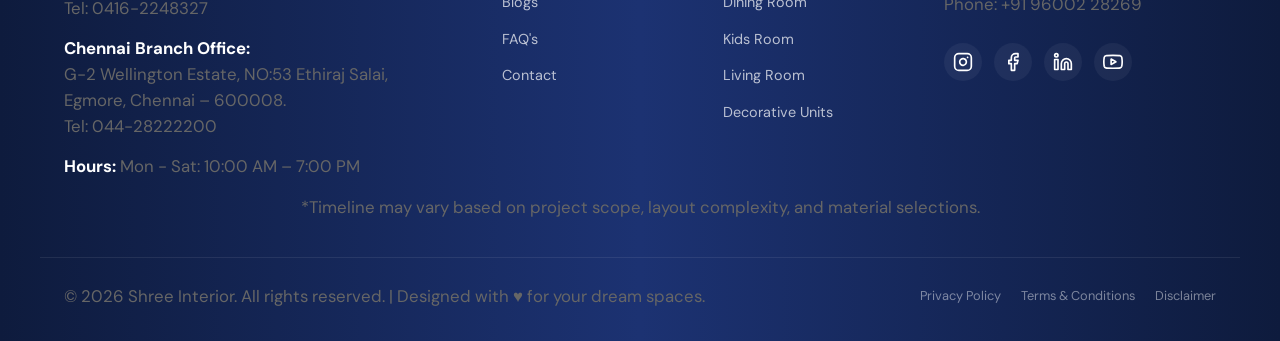
<file: modular-kitchen.html>
<!DOCTYPE html>
<html lang="en">
<head>
  <meta charset="UTF-8">
  <meta name="viewport" content="width=device-width, initial-scale=1.0">
  <title>Modular Kitchen Designs — Shree Interior</title>
  <meta name="description" content="Discover premium modular kitchen designs by Shree Interior in Vellore & Chennai. High-quality L-shape, U-shape, parallel layouts, and waterproof materials.">
  <meta name="robots" content="index, follow">
  
  <link rel="preconnect" href="https://fonts.googleapis.com">
  <link rel="preconnect" href="https://fonts.gstatic.com" crossorigin>
  <link href="https://fonts.googleapis.com/css2?family=DM+Sans:wght@400;500;600;700&family=DM+Serif+Display:ital@0;1&display=swap" rel="stylesheet" fetchpriority="high">
  <link rel="stylesheet" href="css/style.min.css">
  <link rel="icon" type="image/svg+xml" href="assets/images/logo.svg">
  
  <style>
    .portfolio-content {
      padding-top: 140px;
      padding-bottom: 80px;
      max-width: 1200px;
      margin: 0 auto;
    }
    .portfolio-grid {
      display: grid;
      grid-template-columns: repeat(3, 1fr);
      gap: 30px;
      margin-top: 40px;
    }
    .portfolio-grid .gallery__card {
      width: 100% !important;
      max-width: 380px;
      height: 450px !important;
      margin: 0 auto;
      transition: transform 0.4s ease, opacity 0.4s ease;
    }
    @media (max-width: 1024px) {
      .portfolio-grid {
        grid-template-columns: repeat(2, 1fr);
      }
    }
    @media (max-width: 767px) {
      .portfolio-grid {
        grid-template-columns: 1fr;
      }
      .portfolio-grid .gallery__card {
        height: 380px !important;
      }
    }
  </style>
</head>
<body>
  <!-- Preloader -->
  <div class="preloader" id="preloader">
    <img src="assets/images/logo.svg" alt="Shree Interior Logo" class="preloader__logo">
  </div>


  <!-- 1. Custom Cursor (Desktop Only) -->
  <div class="custom-cursor" id="customCursor">
    <div class="cursor__dot"></div>
    <div class="cursor__ring"></div>
  </div>

  <!-- 3. Header -->
  <header class="header">
    <div class="header__container container">
      <a href="index.html" class="header__logo">
        <img src="assets/images/logo.svg" alt="Shree Interior" class="header__logo-img">
      </a>
      
      <nav class="header__nav">
        <ul class="header__nav-list">
          <li class="nav__item-wrapper">
            <a href="index.html" class="nav__item">Home</a>
          </li>
          <li class="nav__item-wrapper nav__item--has-dropdown">
            <span class="nav__item">Products <span class="nav__arrow">▼</span></span>
            <ul class="header__dropdown">
              <li><a href="modular-kitchen.html">Modular Kitchen</a></li>
              <li><a href="bedroom.html">Bedroom</a></li>
              <li><a href="dining-room.html">Dining Room</a></li>
              <li><a href="kids-room.html">Kids Room</a></li>
              <li><a href="living-room.html">Living Room</a></li>
              <li><a href="decorative-units.html">Decorative Units</a></li>
            </ul>
          </li>
          <li class="nav__item-wrapper">
            <a href="portfolio.html" class="nav__item">Portfolio</a>
          </li>
          <li class="nav__item-wrapper">
            <a href="blogs.html" class="nav__item">Blogs</a>
          </li>
          <li class="nav__item-wrapper">
            <a href="faqs.html" class="nav__item">FAQ's</a>
          </li>
          <li class="nav__item-wrapper">
            <a href="contact.html" class="nav__item">Contact</a>
          </li>
        </ul>
      </nav>
      
      <button class="header__cta-btn" data-modal-trigger>Get Free Estimate</button>
      
      <button class="header__hamburger" aria-label="Toggle Mobile Menu">
        <span></span>
        <span></span>
        <span></span>
      </button>
    </div>
  </header>

  <!-- 4. Mobile Drawer -->
  <div class="mobile-drawer">
    <div class="mobile-drawer__content">
      <div class="mobile-drawer__header">
        <a href="index.html" class="mobile-drawer__logo">
          <img src="assets/images/logo.svg" alt="Shree Interior" class="mobile-drawer__logo-img">
        </a>
      </div>
      
      <nav class="mobile-drawer__nav">
        <ul class="mobile-drawer__list">
          <li><a href="index.html">Home</a></li>
          <li class="mobile-drawer__item--has-accordion">
            <button class="mobile-drawer__products-toggle">Products <span class="nav__arrow">▼</span></button>
            <ul class="mobile-drawer__products-list">
              <li><a href="modular-kitchen.html">Modular Kitchen</a></li>
              <li><a href="bedroom.html">Bedroom</a></li>
              <li><a href="dining-room.html">Dining Room</a></li>
              <li><a href="kids-room.html">Kids Room</a></li>
              <li><a href="living-room.html">Living Room</a></li>
              <li><a href="decorative-units.html">Decorative Units</a></li>
            </ul>
          </li>
          <li><a href="portfolio.html">Portfolio</a></li>
          <li><a href="blogs.html">Blogs</a></li>
          <li><a href="faqs.html">FAQ's</a></li>
          <li><a href="contact.html">Contact</a></li>
        </ul>
      </nav>
      
      <div class="mobile-drawer__actions">
        <a href="https://wa.me/919600228269?text=Hi%20Shree%20Interior%2C%20I%27d%20like%20to%20discuss%20an%20interior%20project..." class="mobile-action-btn mobile-action-btn--whatsapp" target="_blank" rel="noopener">
          <svg class="mobile-action-btn__icon" viewBox="0 0 24 24" width="20" height="20">
            <path fill="currentColor" d="M12.031 6.172c-3.181 0-5.767 2.586-5.768 5.766-.001 1.298.424 2.5 1.145 3.473L6.5 20.5l5.241-1.375c.953.52 2.044.814 3.206.814 3.18 0 5.767-2.586 5.768-5.766.001-3.18-2.586-5.766-5.768-5.766h.084zm3.966 8.358c-.167.472-.82.862-1.347.973-.362.076-.833.141-2.42-.516-2.029-.838-3.329-2.91-3.429-3.045-.102-.136-.827-.968-.827-1.847 0-.88.46-1.312.626-1.488.166-.176.362-.22.482-.22h.346c.108 0 .253-.04.397.302.15.358.513 1.25.558 1.342.045.093.076.2.015.321-.061.12-.09.196-.181.302-.09.106-.19.237-.272.317-.09.088-.184.184-.08.362.105.18.468.77.998 1.242.684.608 1.26.797 1.439.886.18.09.284.076.39-.045.105-.12.459-.533.58-.714.12-.18.24-.15.405-.09.165.06 1.05.495 1.23.585.18.09.3.136.346.216.046.08.046.463-.121.935v.002z"/>
          </svg>
          Chat on WhatsApp
        </a>
        <a href="mailto:godrejinteriovellore@gmail.com" class="mobile-action-btn mobile-action-btn--email">
          <svg class="mobile-action-btn__icon" viewBox="0 0 24 24" width="20" height="20">
            <path fill="none" stroke="currentColor" stroke-width="2" stroke-linecap="round" stroke-linejoin="round" d="M3 8l7.89 5.26a2 2 0 002.22 0L21 8M5 19h14a2 2 0 002-2V7a2 2 0 00-2-2H5a2 2 0 00-2 2v10a2 2 0 002 2z"/>
          </svg>
          Email Us
        </a>
        <button class="mobile-action-btn mobile-action-btn--estimate" data-modal-trigger>
          Get Free Estimate
        </button>
      </div>
    </div>
  </div>

  <!-- 5. Side Rail -->
  <div class="side-rail">
    <a href="https://wa.me/919600228269?text=Hi%20Shree%20Interior%2C%20I%27d%20like%20to%20discuss%20an%20interior%20project..." class="side-rail__link side-rail__link--whatsapp" target="_blank" rel="noopener" aria-label="Chat on WhatsApp">
      <span class="pulse-glow"></span>
      <span class="pulse-glow"></span>
      <svg width="24" height="24" viewBox="0 0 24 24" fill="currentColor">
        <path d="M12.031 6.172c-3.181 0-5.767 2.586-5.768 5.766-.001 1.298.424 2.5 1.145 3.473L6.5 20.5l5.241-1.375c.953.52 2.044.814 3.206.814 3.18 0 5.767-2.586 5.768-5.766.001-3.18-2.586-5.766-5.768-5.766h.084zm3.966 8.358c-.167.472-.82.862-1.347.973-.362.076-.833.141-2.42-.516-2.029-.838-3.329-2.91-3.429-3.045-.102-.136-.827-.968-.827-1.847 0-.88.46-1.312.626-1.488.166-.176.362-.22.482-.22h.346c.108 0 .253-.04.397.302.15.358.513 1.25.558 1.342.045.093.076.2.015.321-.061.12-.09.196-.181.302-.09.106-.19.237-.272.317-.09.088-.184.184-.08.362.105.18.468.77.998 1.242.684.608 1.26.797 1.439.886.18.09.284.076.39-.045.105-.12.459-.533.58-.714.12-.18.24-.15.405-.09.165.06 1.05.495 1.23.585.18.09.3.136.346.216.046.08.046.463-.121.935v.002z"/>
      </svg>
    </a>
    <a href="mailto:godrejinteriovellore@gmail.com" class="side-rail__link side-rail__link--email" aria-label="Send Email">
      <svg width="24" height="24" viewBox="0 0 24 24" fill="none" stroke="currentColor" stroke-width="2" stroke-linecap="round" stroke-linejoin="round">
        <path d="M4 4h16c1.1 0 2 .9 2 2v12c0 1.1-.9 2-2 2H4c-1.1 0-2-.9-2-2V6c0-1.1.9-2 2-2z"/>
        <polyline points="22,6 12,13 2,6"/>
      </svg>
    </a>
    <button class="side-rail__estimate" data-modal-trigger>
      Free Estimate
    </button>
  </div>

  
  
  <main class="portfolio-content container">
    <h1 style="text-align: center; margin-bottom: 12px; color: var(--brand-blue); font-size: 2.8rem; font-weight: 700;">Modular Kitchen Designs</h1>
    <p style="text-align: center; margin-bottom: 40px; color: var(--text-muted); max-width: 650px; margin-left: auto; margin-right: auto; font-size: 1.05rem; line-height: 1.7;">
      Customized L-shaped, U-shaped, and island kitchens crafted with waterproof materials and premium soft-close hardware.
    </p>

    <!-- Portfolio Grid -->
    <div class="portfolio-grid">
      
      <!-- Item -->
      <div class="gallery__card reveal-up">
        <img src="assets/images/portfolio/img_9.jpg" alt="Elegant Island Kitchen" loading="lazy">
        <div class="gallery__overlay">
          <h3 class="gallery__name">Elegant Island Kitchen</h3>
          <span class="gallery__category">Kitchen</span>
        </div>
      </div>
      <!-- Item -->
      <div class="gallery__card reveal-up">
        <img src="assets/images/portfolio/img_23.jpg" alt="Minimalist Modular Kitchen" loading="lazy">
        <div class="gallery__overlay">
          <h3 class="gallery__name">Minimalist Modular Kitchen</h3>
          <span class="gallery__category">Kitchen</span>
        </div>
      </div>
      <!-- Item -->
      <div class="gallery__card reveal-up">
        <img src="assets/images/portfolio/img_24.jpg" alt="Premium Parallel Kitchen" loading="lazy">
        <div class="gallery__overlay">
          <h3 class="gallery__name">Premium Parallel Kitchen</h3>
          <span class="gallery__category">Kitchen</span>
        </div>
      </div>
      <!-- Item -->
      <div class="gallery__card reveal-up">
        <img src="assets/images/portfolio/img_25.jpg" alt="Contemporary Wood Finish Kitchen" loading="lazy">
        <div class="gallery__overlay">
          <h3 class="gallery__name">Contemporary Wood Finish Kitchen</h3>
          <span class="gallery__category">Kitchen</span>
        </div>
      </div>
      <!-- Item -->
      <div class="gallery__card reveal-up">
        <img src="assets/images/portfolio/img_15.jpg" alt="Sleek Charcoal Acrylic Kitchen" loading="lazy">
        <div class="gallery__overlay">
          <h3 class="gallery__name">Sleek Charcoal Acrylic Kitchen</h3>
          <span class="gallery__category">Kitchen</span>
        </div>
      </div>
      <!-- Item -->
      <div class="gallery__card reveal-up">
        <img src="assets/images/portfolio/img_26.jpg" alt="L-Shaped Modern Kitchen" loading="lazy">
        <div class="gallery__overlay">
          <h3 class="gallery__name">L-Shaped Modern Kitchen</h3>
          <span class="gallery__category">Kitchen</span>
        </div>
      </div>
    </div>
  </main>
  

  <!-- 16. Footer (Timeline footnote appended at bottom) -->
  <footer class="footer" id="footer">
    <div class="footer__top container">
      <!-- Logo removed in footer as requested -->
      <p class="footer__tagline" style="font-size: 1.15rem; font-weight: 600; letter-spacing: 1px;">Your Creative Space...</p>
    </div>
    
    <div class="footer__grid container">
      <!-- Col 1 Offices -->
      <div class="footer__col footer__offices">
        <h3 class="footer__heading">Our Offices</h3>
        <p class="footer__office-item">
          <strong>Vellore Head Office:</strong><br>
          NO:38/48, Katpadi Main Road, Thirunagar,<br>
          Vellore – 632006.<br>
          Tel: <a href="tel:04162248327">0416-2248327</a>
        </p>
        <p class="footer__office-item">
          <strong>Chennai Branch Office:</strong><br>
          G-2 Wellington Estate, NO:53 Ethiraj Salai,<br>
          Egmore, Chennai – 600008.<br>
          Tel: <a href="tel:04428222200">044-28222200</a>
        </p>
        <p class="footer__office-item">
          <strong>Hours:</strong> Mon - Sat: 10:00 AM – 7:00 PM
        </p>
      </div>
      
      <!-- Col 2 Quick Links -->
      <div class="footer__col footer__links">
        <h3 class="footer__heading">Quick Links</h3>
        <ul class="footer__nav-list">
          <li><a href="index.html">Home</a></li>
          <li><a href="portfolio.html">Portfolio</a></li>
          <li><a href="blogs.html">Blogs</a></li>
          <li><a href="faqs.html">FAQ's</a></li>
          <li><a href="contact.html">Contact</a></li>
        </ul>
      </div>
      
      <!-- Col 3 Products -->
      <div class="footer__col footer__products">
        <h3 class="footer__heading">Products</h3>
        <ul class="footer__nav-list">
          <li><a href="modular-kitchen.html">Kitchen</a></li>
          <li><a href="bedroom.html">Bedroom</a></li>
          <li><a href="dining-room.html">Dining Room</a></li>
          <li><a href="kids-room.html">Kids Room</a></li>
          <li><a href="living-room.html">Living Room</a></li>
          <li><a href="decorative-units.html">Decorative Units</a></li>
        </ul>
      </div>
      
      <!-- Col 4 Contact & Socials -->
      <div class="footer__col footer__contact">
        <h3 class="footer__heading">Get in Touch</h3>
        <p class="footer__contact-item">
          Email: <a href="mailto:godrejinteriovellore@gmail.com">godrejinteriovellore@gmail.com</a>
        </p>
        <p class="footer__contact-item">
          Phone: <a href="tel:+919600228269">+91 96002 28269</a>
        </p>
        
        <div class="footer__social">
          <a href="#" class="footer__social-link" aria-label="Instagram">
            <svg width="20" height="20" viewBox="0 0 24 24" fill="none" stroke="currentColor" stroke-width="2" stroke-linecap="round" stroke-linejoin="round">
              <rect x="2" y="2" width="20" height="20" rx="5" ry="5"/>
              <path d="M16 11.37A4 4 0 1 1 12.63 8 4 4 0 0 1 16 11.37z"/>
              <line x1="17.5" y1="6.5" x2="17.51" y2="6.5"/>
            </svg>
          </a>
          <a href="#" class="footer__social-link" aria-label="Facebook">
            <svg width="20" height="20" viewBox="0 0 24 24" fill="none" stroke="currentColor" stroke-width="2" stroke-linecap="round" stroke-linejoin="round">
              <path d="M18 2h-3a5 5 0 0 0-5 5v3H7v4h3v8h4v-8h3l1-4h-4V7a1 1 0 0 1 1-1h3z"/>
            </svg>
          </a>
          <a href="#" class="footer__social-link" aria-label="LinkedIn">
            <svg width="20" height="20" viewBox="0 0 24 24" fill="none" stroke="currentColor" stroke-width="2" stroke-linecap="round" stroke-linejoin="round">
              <path d="M16 8a6 6 0 0 1 6 6v7h-4v-7a2 2 0 0 0-2-2 2 2 0 0 0-2 2v7h-4v-7a6 6 0 0 1 6-6z"/>
              <rect x="2" y="9" width="4" height="12"/>
              <circle cx="4" cy="4" r="2"/>
            </svg>
          </a>
          <a href="#" class="footer__social-link" aria-label="YouTube">
            <svg width="20" height="20" viewBox="0 0 24 24" fill="none" stroke="currentColor" stroke-width="2" stroke-linecap="round" stroke-linejoin="round">
              <path d="M22.54 6.42a2.78 2.78 0 0 0-1.94-2C18.88 4 12 4 12 4s-6.88 0-8.6.46a2.78 2.78 0 0 0-1.94 2A29 29 0 0 0 1 11.75a29 29 0 0 0 .46 5.33A2.78 2.78 0 0 0 3.4 19c1.72.46 8.6.46 8.6.46s6.88 0 8.6-.46a2.78 2.78 0 0 0 1.94-2 29 29 0 0 0 .46-5.25 29 29 0 0 0-.46-5.33z"/>
              <polygon points="9.75 15.02 15.5 11.75 9.75 8.48 9.75 15.02"/>
            </svg>
          </a>
        </div>
      </div>
    </div>
    
    <!-- Relocated timeline footnote here -->
    <div class="footer__footnote container text-center">
      <p>*Timeline may vary based on project scope, layout complexity, and material selections.</p>
    </div>
    
    <div class="footer__bottom container">
      <div class="footer__bottom-flex">
        <p>© 2026 Shree Interior. All rights reserved. | Designed with ♥ for your dream spaces.</p>
        <div class="footer__policy-links">
          <a href="privacy-policy.html">Privacy Policy</a>
          <a href="terms-conditions.html">Terms & Conditions</a>
          <a href="disclaimer.html">Disclaimer</a>
        </div>
      </div>
    </div>
  </footer>

  <!-- 17. Enquiry Modal -->
  <div class="modal" id="enquiryModal">
    <div class="modal__overlay"></div>
    <div class="modal__content">
      <div class="modal__header">
        <h2>Book Free Consultation</h2>
        <button class="modal__close" aria-label="Close Modal">&times;</button>
      </div>
      
      <div class="modal__form-fields">
        <form class="modal__form" id="enquiryForm">
          <div class="form-group">
            <label for="clientName">Name *</label>
            <input type="text" id="clientName" required placeholder="Enter your full name">
          </div>
          
          <div class="form-group">
            <label for="clientPhone">Phone Number *</label>
            <input type="tel" id="clientPhone" required placeholder="Enter 10-digit mobile number">
          </div>
          
          <div class="form-group">
            <label for="clientEmail">Email Address</label>
            <input type="email" id="clientEmail" placeholder="Enter your email address">
          </div>
          
          <div class="form-group">
            <label for="projectInterest">Interested In *</label>
            <select id="projectInterest" required>
              <option value="" disabled selected>Select service</option>
              <option value="Kitchen">Modular Kitchen</option>
              <option value="Bedroom">Bedroom Design</option>
              <option value="Dining Room">Dining Room Design</option>
              <option value="Living Room">Living Room Design</option>
              <option value="Kids Room">Kids Room Design</option>
              <option value="Decorative Units">Decorative Units</option>
              <option value="Not Sure">Not Sure / Complete Home</option>
            </select>
          </div>
          
          <div class="form-group">
            <label for="projectCity">Your City *</label>
            <select id="projectCity" required>
              <option value="" disabled selected>Select location</option>
              <option value="Vellore">Vellore</option>
              <option value="Chennai">Chennai</option>
            </select>
          </div>
          
          <div class="form-group">
            <label for="clientMessage">Message / Brief Requirements</label>
            <textarea id="clientMessage" rows="3" placeholder="Tell us briefly about your dream home..."></textarea>
          </div>
          
          <button type="submit" class="modal__submit-btn">Submit Enquiry</button>
        </form>
      </div>
      
      <div class="modal__success">
        <svg class="modal__success-icon" viewBox="0 0 24 24" width="48" height="48" fill="none" stroke="#F26522" stroke-width="2" stroke-linecap="round" stroke-linejoin="round">
          <circle cx="12" cy="12" r="10"/>
          <polyline points="22 4 12 14.01 9 11.01"/>
        </svg>
        <h3>Thank You!</h3>
        <p>Your enquiry has been received successfully. Our design consultant will call you within 24 hours to schedule your free consultation.</p>
      </div>
    </div>
  </div>

  <!-- 18. Scroll-to-Top Button -->
  <div class="scroll-top" id="scrollTop">
    <div class="scroll-top__fill" id="scrollTopFill"></div>
    <svg class="scroll-top__svg" viewBox="0 0 48 48">
      <circle class="scroll-top__track" cx="24" cy="24" r="20" fill="none" stroke="#e0e0e0" stroke-width="3"/>
    </svg>
    <span class="scroll-top__arrow">↑</span>
  </div>

  <!-- 19. Promotional Bottom Popup Bar -->
  <div class="promo-popup" id="promoPopup">
    <div class="promo-popup__content">
      <button class="promo-popup__close" id="promoClose" aria-label="Close promotion">&times;</button>
      <p class="promo-popup__text">Get a free interior design consultation — no obligation.</p>
      <button class="btn btn-primary promo-popup__btn" data-modal-trigger>Book Free Consultation</button>
    </div>
  </div>

  <!-- Main JavaScript File -->
  <script src="js/main.min.js"></script>

</body>
</html>
</file>
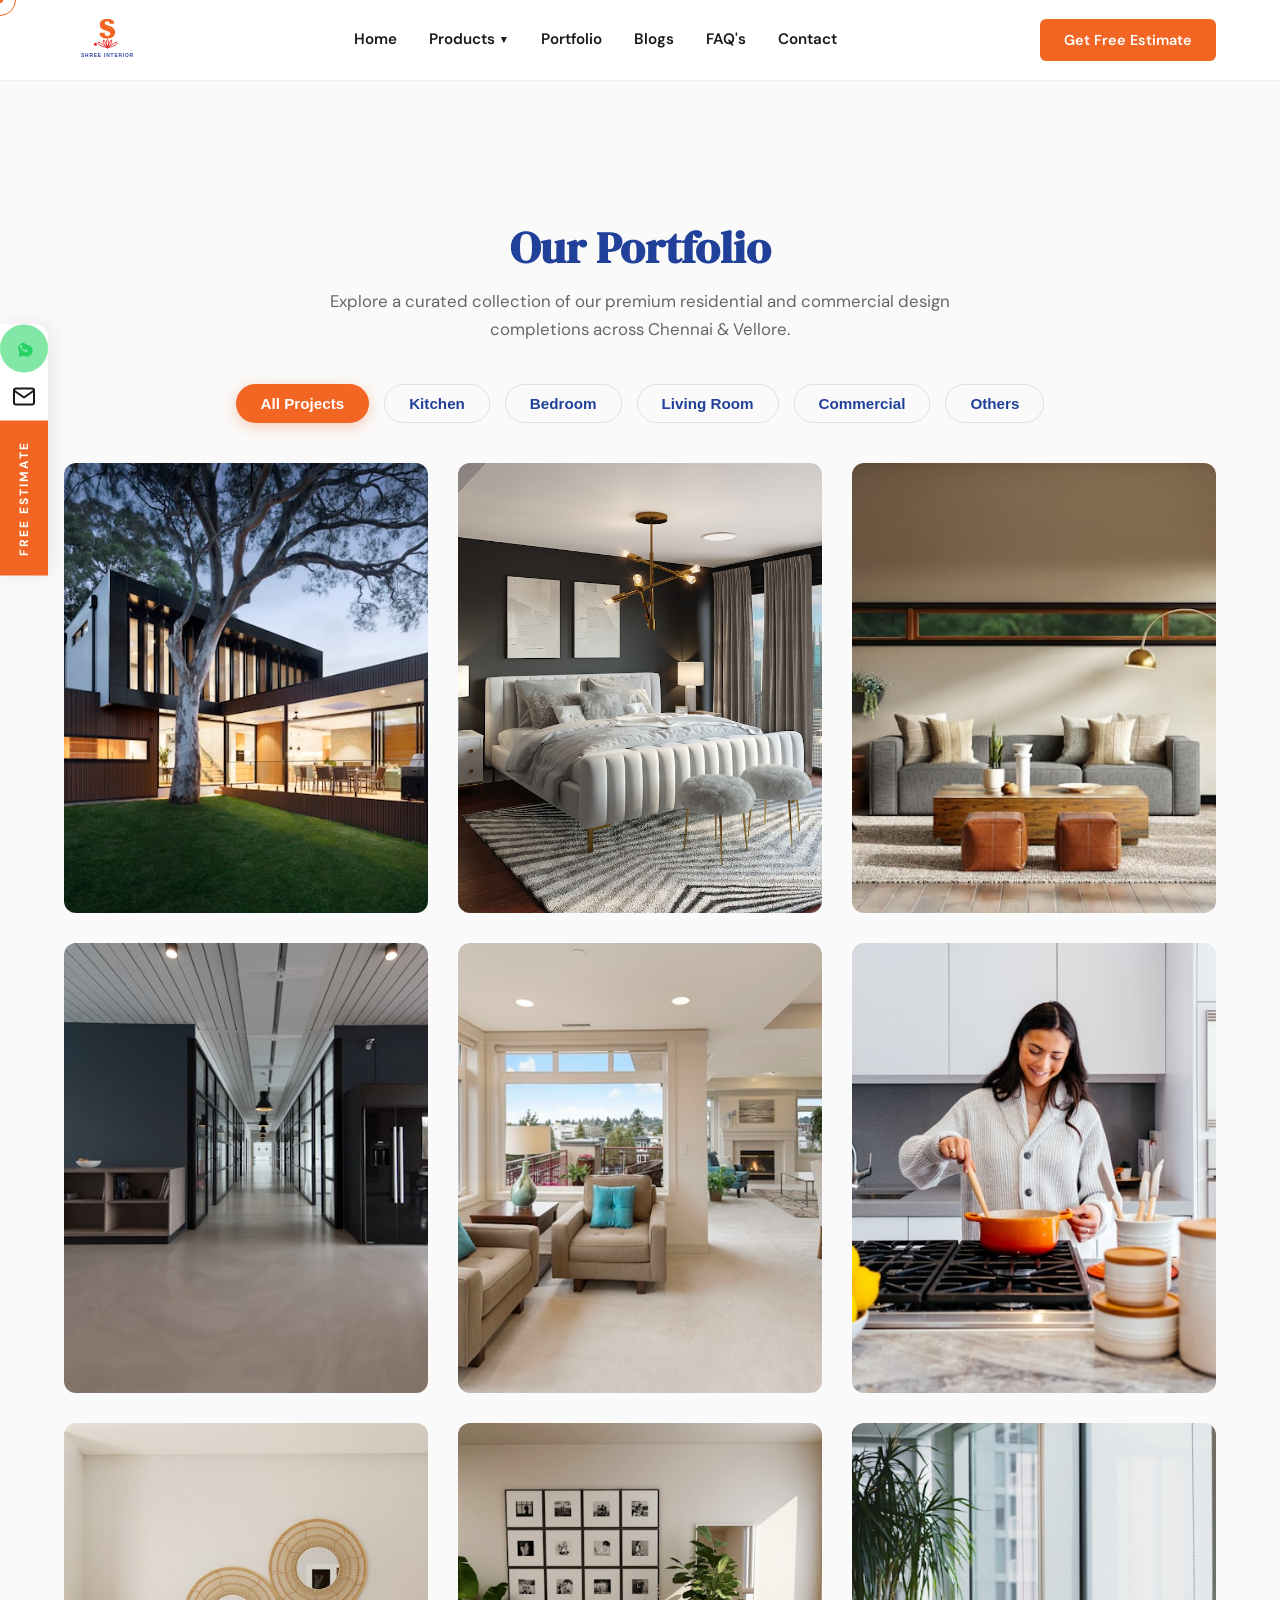
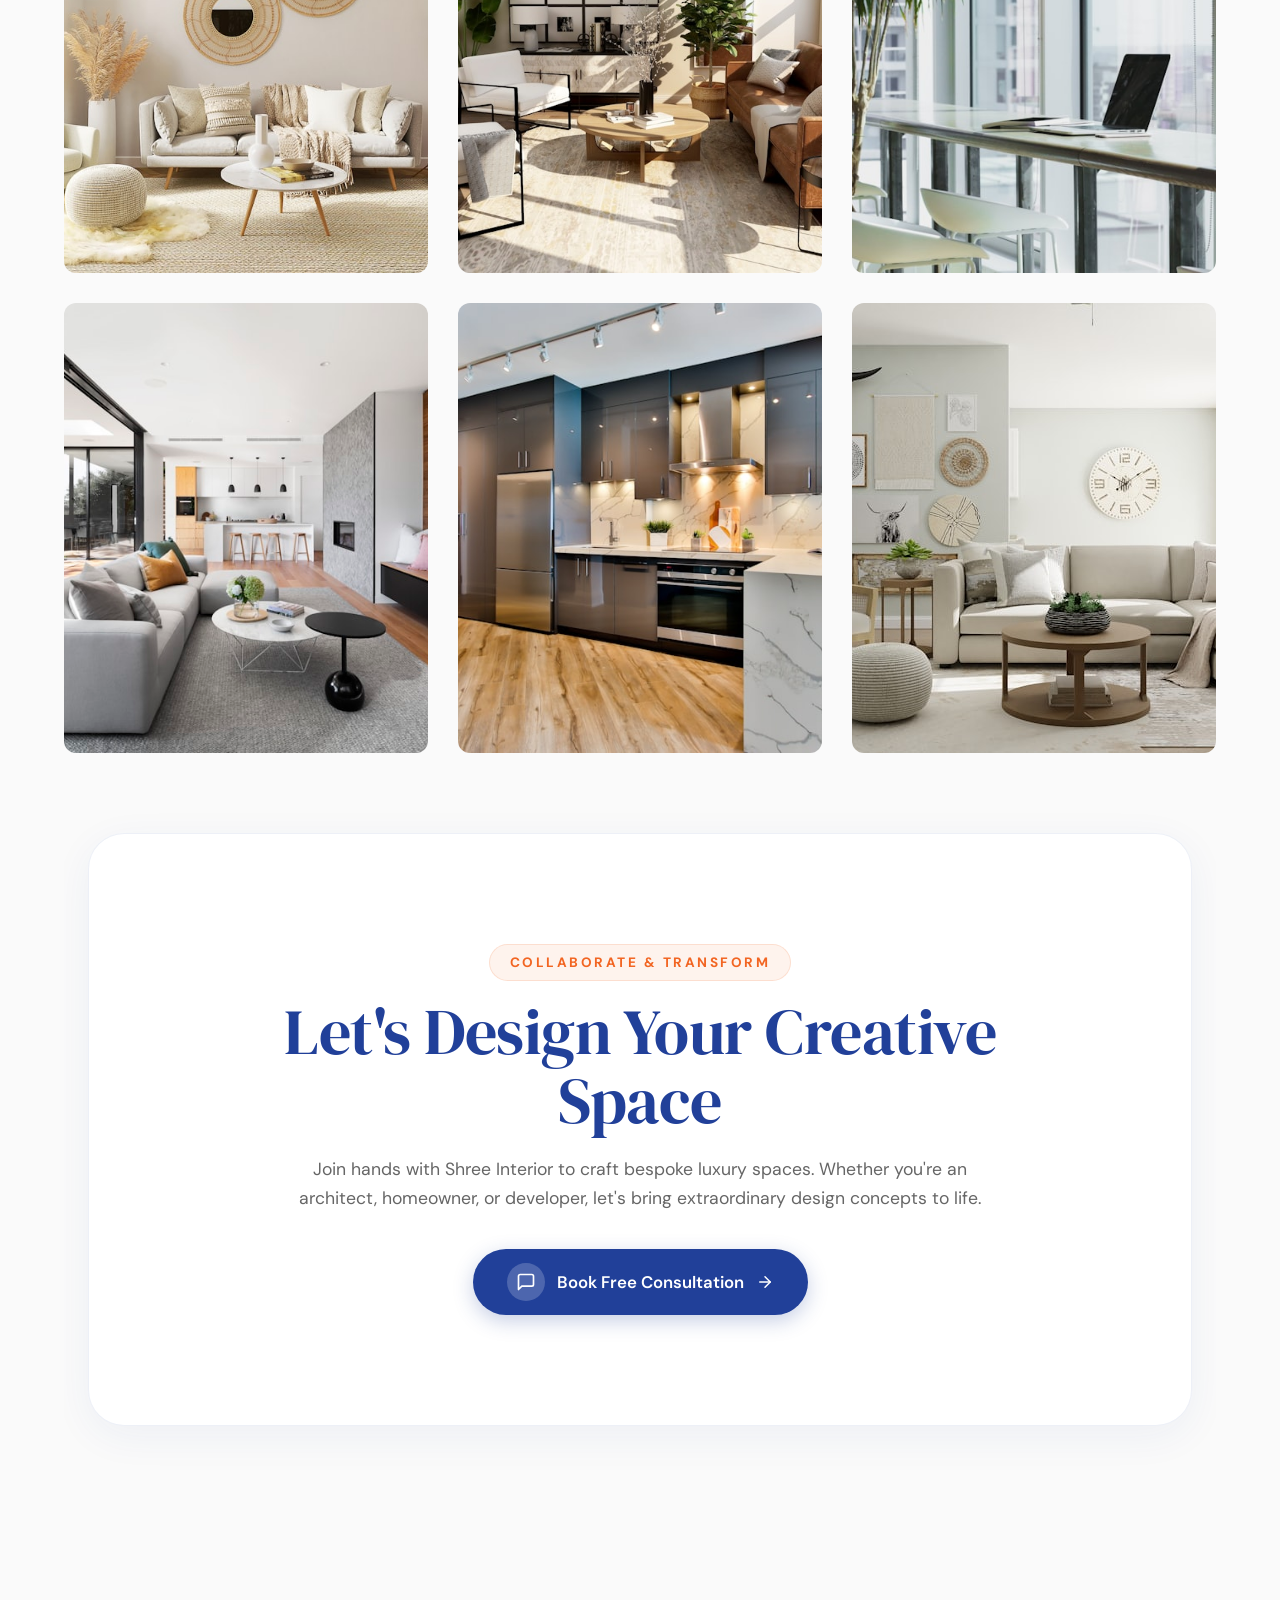
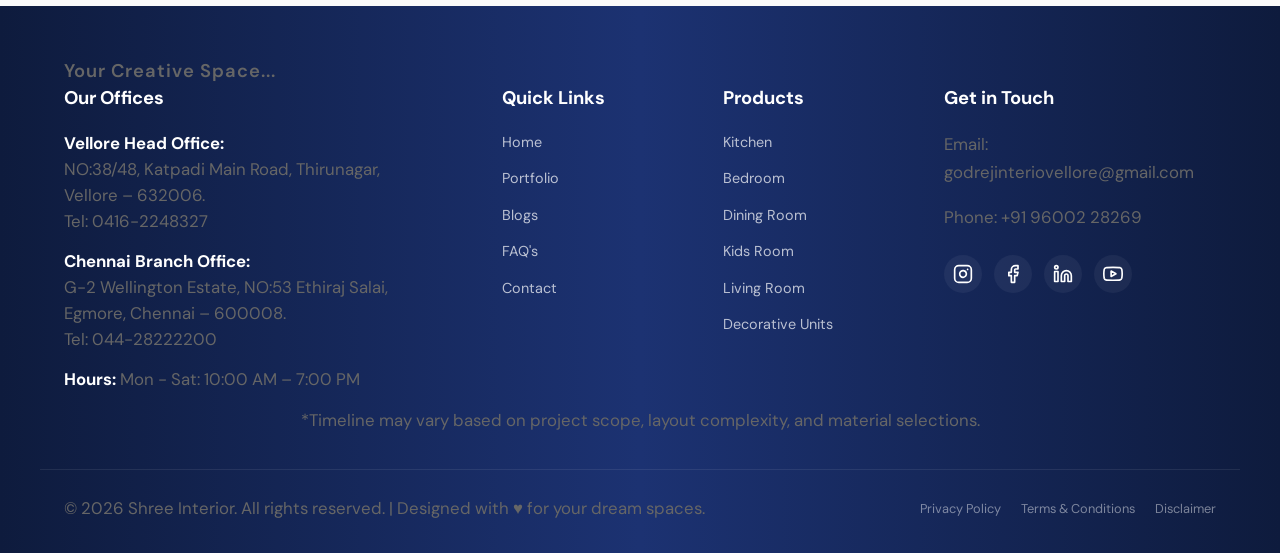
<file: portfolio.html>
<!DOCTYPE html>
<html lang="en">
<head>
  <meta charset="UTF-8">
  <meta name="viewport" content="width=device-width, initial-scale=1.0">
  <title>Premium Interior Design Portfolio — Shree Interior</title>
  <meta name="description" content="Explore Shree Interior's premium design portfolio featuring luxury living rooms, modular kitchens, elegant bedrooms, and commercial spaces in Chennai & Vellore.">
  <meta name="robots" content="index, follow">
  
  <link rel="preconnect" href="https://fonts.googleapis.com">
  <link rel="preconnect" href="https://fonts.gstatic.com" crossorigin>
  <link href="https://fonts.googleapis.com/css2?family=DM+Sans:wght@400;500;600;700&family=DM+Serif+Display:ital@0;1&display=swap" rel="stylesheet" fetchpriority="high">
  <link rel="stylesheet" href="css/style.min.css">
  <link rel="icon" type="image/svg+xml" href="assets/images/logo.svg">
  
  <style>
    .portfolio-content {
      padding-top: 140px;
      padding-bottom: 80px;
      max-width: 1200px;
      margin: 0 auto;
    }
    .portfolio-grid {
      display: grid;
      grid-template-columns: repeat(3, 1fr);
      gap: 30px;
      margin-top: 40px;
    }
    .portfolio-grid .gallery__card {
      width: 100% !important;
      max-width: 380px;
      height: 450px !important;
      margin: 0 auto;
      transition: transform 0.4s ease, opacity 0.4s ease;
    }
    .portfolio-filter {
      position: relative;
      display: flex;
      justify-content: center;
      flex-wrap: wrap;
      gap: 15px;
      margin: 30px 0;
      z-index: 1;
    }
    .portfolio-filter__active-bg {
      position: absolute;
      background: var(--primary-orange);
      border-radius: 30px;
      box-shadow: 0 4px 15px rgba(242, 101, 34, 0.3);
      z-index: -1;
      will-change: left, right, top, height;
      pointer-events: none;
    }
    .filter-btn {
      background: transparent;
      border: 1px solid rgba(0, 0, 0, 0.1);
      color: var(--brand-blue);
      padding: 10px 24px;
      border-radius: 30px;
      font-size: 0.95rem;
      font-weight: 600;
      cursor: pointer;
      z-index: 2;
      transition: color 0.3s ease, border-color 0.3s ease;
    }
    .filter-btn:hover, .filter-btn.active {
      background: transparent !important;
      box-shadow: none !important;
      border-color: transparent !important;
    }
    .filter-btn:hover {
      color: var(--primary-orange) !important;
    }
    .filter-btn.active {
      color: var(--text-light) !important;
    }
    @media (max-width: 1024px) {
      .portfolio-grid {
        grid-template-columns: repeat(2, 1fr);
      }
    }
    @media (max-width: 767px) {
      .portfolio-grid {
        grid-template-columns: 1fr;
      }
      .portfolio-grid .gallery__card {
        height: 380px !important;
      }
    }
  </style>
</head>
<body>
  <!-- Preloader -->
  <div class="preloader" id="preloader">
    <img src="assets/images/logo.svg" alt="Shree Interior Logo" class="preloader__logo">
  </div>


  <!-- 1. Custom Cursor (Desktop Only) -->
  <div class="custom-cursor" id="customCursor">
    <div class="cursor__dot"></div>
    <div class="cursor__ring"></div>
  </div>

  <!-- 3. Header -->
  <header class="header">
    <div class="header__container container">
      <a href="index.html" class="header__logo">
        <img src="assets/images/logo.svg" alt="Shree Interior" class="header__logo-img">
      </a>
      
      <nav class="header__nav">
        <ul class="header__nav-list">
          <li class="nav__item-wrapper">
            <a href="index.html" class="nav__item">Home</a>
          </li>
          <li class="nav__item-wrapper nav__item--has-dropdown">
            <span class="nav__item">Products <span class="nav__arrow">▼</span></span>
            <ul class="header__dropdown">
              <li><a href="modular-kitchen.html">Modular Kitchen</a></li>
              <li><a href="bedroom.html">Bedroom</a></li>
              <li><a href="dining-room.html">Dining Room</a></li>
              <li><a href="kids-room.html">Kids Room</a></li>
              <li><a href="living-room.html">Living Room</a></li>
              <li><a href="decorative-units.html">Decorative Units</a></li>
            </ul>
          </li>
          <li class="nav__item-wrapper">
            <a href="portfolio.html" class="nav__item">Portfolio</a>
          </li>
          <li class="nav__item-wrapper">
            <a href="blogs.html" class="nav__item">Blogs</a>
          </li>
          <li class="nav__item-wrapper">
            <a href="faqs.html" class="nav__item">FAQ's</a>
          </li>
          <li class="nav__item-wrapper">
            <a href="contact.html" class="nav__item">Contact</a>
          </li>
        </ul>
      </nav>
      
      <button class="header__cta-btn" data-modal-trigger>Get Free Estimate</button>
      
      <button class="header__hamburger" aria-label="Toggle Mobile Menu">
        <span></span>
        <span></span>
        <span></span>
      </button>
    </div>
  </header>

  <!-- 4. Mobile Drawer -->
  <div class="mobile-drawer">
    <div class="mobile-drawer__content">
      <div class="mobile-drawer__header">
        <a href="index.html" class="mobile-drawer__logo">
          <img src="assets/images/logo.svg" alt="Shree Interior" class="mobile-drawer__logo-img">
        </a>
      </div>
      
      <nav class="mobile-drawer__nav">
        <ul class="mobile-drawer__list">
          <li><a href="index.html">Home</a></li>
          <li class="mobile-drawer__item--has-accordion">
            <button class="mobile-drawer__products-toggle">Products <span class="nav__arrow">▼</span></button>
            <ul class="mobile-drawer__products-list">
              <li><a href="modular-kitchen.html">Modular Kitchen</a></li>
              <li><a href="bedroom.html">Bedroom</a></li>
              <li><a href="dining-room.html">Dining Room</a></li>
              <li><a href="kids-room.html">Kids Room</a></li>
              <li><a href="living-room.html">Living Room</a></li>
              <li><a href="decorative-units.html">Decorative Units</a></li>
            </ul>
          </li>
          <li><a href="portfolio.html">Portfolio</a></li>
          <li><a href="blogs.html">Blogs</a></li>
          <li><a href="faqs.html">FAQ's</a></li>
          <li><a href="contact.html">Contact</a></li>
        </ul>
      </nav>
      
      <div class="mobile-drawer__actions">
        <a href="https://wa.me/919600228269?text=Hi%20Shree%20Interior%2C%20I%27d%20like%20to%20discuss%20an%20interior%20project..." class="mobile-action-btn mobile-action-btn--whatsapp" target="_blank" rel="noopener">
          <svg class="mobile-action-btn__icon" viewBox="0 0 24 24" width="20" height="20">
            <path fill="currentColor" d="M12.031 6.172c-3.181 0-5.767 2.586-5.768 5.766-.001 1.298.424 2.5 1.145 3.473L6.5 20.5l5.241-1.375c.953.52 2.044.814 3.206.814 3.18 0 5.767-2.586 5.768-5.766.001-3.18-2.586-5.766-5.768-5.766h.084zm3.966 8.358c-.167.472-.82.862-1.347.973-.362.076-.833.141-2.42-.516-2.029-.838-3.329-2.91-3.429-3.045-.102-.136-.827-.968-.827-1.847 0-.88.46-1.312.626-1.488.166-.176.362-.22.482-.22h.346c.108 0 .253-.04.397.302.15.358.513 1.25.558 1.342.045.093.076.2.015.321-.061.12-.09.196-.181.302-.09.106-.19.237-.272.317-.09.088-.184.184-.08.362.105.18.468.77.998 1.242.684.608 1.26.797 1.439.886.18.09.284.076.39-.045.105-.12.459-.533.58-.714.12-.18.24-.15.405-.09.165.06 1.05.495 1.23.585.18.09.3.136.346.216.046.08.046.463-.121.935v.002z"/>
          </svg>
          Chat on WhatsApp
        </a>
        <a href="mailto:godrejinteriovellore@gmail.com" class="mobile-action-btn mobile-action-btn--email">
          <svg class="mobile-action-btn__icon" viewBox="0 0 24 24" width="20" height="20">
            <path fill="none" stroke="currentColor" stroke-width="2" stroke-linecap="round" stroke-linejoin="round" d="M3 8l7.89 5.26a2 2 0 002.22 0L21 8M5 19h14a2 2 0 002-2V7a2 2 0 00-2-2H5a2 2 0 00-2 2v10a2 2 0 002 2z"/>
          </svg>
          Email Us
        </a>
        <button class="mobile-action-btn mobile-action-btn--estimate" data-modal-trigger>
          Get Free Estimate
        </button>
      </div>
    </div>
  </div>

  <!-- 5. Side Rail -->
  <div class="side-rail">
    <a href="https://wa.me/919600228269?text=Hi%20Shree%20Interior%2C%20I%27d%20like%20to%20discuss%20an%20interior%20project..." class="side-rail__link side-rail__link--whatsapp" target="_blank" rel="noopener" aria-label="Chat on WhatsApp">
      <span class="pulse-glow"></span>
      <span class="pulse-glow"></span>
      <svg width="24" height="24" viewBox="0 0 24 24" fill="currentColor">
        <path d="M12.031 6.172c-3.181 0-5.767 2.586-5.768 5.766-.001 1.298.424 2.5 1.145 3.473L6.5 20.5l5.241-1.375c.953.52 2.044.814 3.206.814 3.18 0 5.767-2.586 5.768-5.766.001-3.18-2.586-5.766-5.768-5.766h.084zm3.966 8.358c-.167.472-.82.862-1.347.973-.362.076-.833.141-2.42-.516-2.029-.838-3.329-2.91-3.429-3.045-.102-.136-.827-.968-.827-1.847 0-.88.46-1.312.626-1.488.166-.176.362-.22.482-.22h.346c.108 0 .253-.04.397.302.15.358.513 1.25.558 1.342.045.093.076.2.015.321-.061.12-.09.196-.181.302-.09.106-.19.237-.272.317-.09.088-.184.184-.08.362.105.18.468.77.998 1.242.684.608 1.26.797 1.439.886.18.09.284.076.39-.045.105-.12.459-.533.58-.714.12-.18.24-.15.405-.09.165.06 1.05.495 1.23.585.18.09.3.136.346.216.046.08.046.463-.121.935v.002z"/>
      </svg>
    </a>
    <a href="mailto:godrejinteriovellore@gmail.com" class="side-rail__link side-rail__link--email" aria-label="Send Email">
      <svg width="24" height="24" viewBox="0 0 24 24" fill="none" stroke="currentColor" stroke-width="2" stroke-linecap="round" stroke-linejoin="round">
        <path d="M4 4h16c1.1 0 2 .9 2 2v12c0 1.1-.9 2-2 2H4c-1.1 0-2-.9-2-2V6c0-1.1.9-2 2-2z"/>
        <polyline points="22,6 12,13 2,6"/>
      </svg>
    </a>
    <button class="side-rail__estimate" data-modal-trigger>
      Free Estimate
    </button>
  </div>

  
  
  <main class="portfolio-content container">
    <h1 style="text-align: center; margin-bottom: 12px; color: var(--brand-blue); font-size: 2.8rem; font-weight: 700;">Our Portfolio</h1>
    <p style="text-align: center; margin-bottom: 40px; color: var(--text-muted); max-width: 650px; margin-left: auto; margin-right: auto; font-size: 1.05rem; line-height: 1.7;">
      Explore a curated collection of our premium residential and commercial design completions across Chennai & Vellore.
    </p>

    <!-- Filter Bar with active indicator block -->
    <div class="portfolio-filter">
      <div class="portfolio-filter__active-bg"></div>
      <button class="filter-btn active" data-filter="all">All Projects</button>
      <button class="filter-btn" data-filter="kitchen">Kitchen</button>
      <button class="filter-btn" data-filter="bedroom">Bedroom</button>
      <button class="filter-btn" data-filter="living-room">Living Room</button>
      <button class="filter-btn" data-filter="commercial">Commercial</button>
      <button class="filter-btn" data-filter="others">Others</button>
    </div>

    <!-- Portfolio Grid (12 Items) -->
    <div class="portfolio-grid">
      <!-- Item 1 -->
      <div class="gallery__card reveal-up" data-category="kitchen">
        <img src="assets/images/portfolio/img_9.jpg" alt="Elegant Island Kitchen" loading="lazy">
        <div class="gallery__overlay">
          <h3 class="gallery__name">Elegant Island Kitchen</h3>
          <span class="gallery__category">Kitchen</span>
        </div>
      </div>

      <!-- Item 2 -->
      <div class="gallery__card reveal-up" data-category="bedroom">
        <img src="assets/images/portfolio/img_1.jpg" alt="Modern Royal Bedroom" loading="lazy">
        <div class="gallery__overlay">
          <h3 class="gallery__name">Modern Royal Bedroom</h3>
          <span class="gallery__category">Bedroom</span>
        </div>
      </div>

      <!-- Item 3 -->
      <div class="gallery__card reveal-up" data-category="living-room">
        <img src="assets/images/portfolio/img_12.jpg" alt="Luxury Open Living Room" loading="lazy">
        <div class="gallery__overlay">
          <h3 class="gallery__name">Luxury Open Living Room</h3>
          <span class="gallery__category">Living Room</span>
        </div>
      </div>

      <!-- Item 4 -->
      <div class="gallery__card reveal-up" data-category="commercial">
        <img src="assets/images/portfolio/img_27.jpg" alt="Premium Executive Office" loading="lazy">
        <div class="gallery__overlay">
          <h3 class="gallery__name">Premium Executive Office</h3>
          <span class="gallery__category">Commercial</span>
        </div>
      </div>

      <!-- Item 5 -->
      <div class="gallery__card reveal-up" data-category="others">
        <img src="assets/images/portfolio/img_11.jpg" alt="Chic Dining Space" loading="lazy">
        <div class="gallery__overlay">
          <h3 class="gallery__name">Chic Dining Space</h3>
          <span class="gallery__category">Others</span>
        </div>
      </div>

      <!-- Item 6 -->
      <div class="gallery__card reveal-up" data-category="kitchen">
        <img src="assets/images/portfolio/img_23.jpg" alt="Minimalist Modular Kitchen" loading="lazy">
        <div class="gallery__overlay">
          <h3 class="gallery__name">Minimalist Modular Kitchen</h3>
          <span class="gallery__category">Kitchen</span>
        </div>
      </div>

      <!-- Item 7 -->
      <div class="gallery__card reveal-up" data-category="bedroom">
        <img src="assets/images/portfolio/img_2.jpg" alt="Cozy Kids Bedroom" loading="lazy">
        <div class="gallery__overlay">
          <h3 class="gallery__name">Cozy Kids Bedroom</h3>
          <span class="gallery__category">Bedroom</span>
        </div>
      </div>

      <!-- Item 8 -->
      <div class="gallery__card reveal-up" data-category="living-room">
        <img src="assets/images/portfolio/img_19.jpg" alt="Contemporary Lounge Area" loading="lazy">
        <div class="gallery__overlay">
          <h3 class="gallery__name">Contemporary Lounge Area</h3>
          <span class="gallery__category">Living Room</span>
        </div>
      </div>

      <!-- Item 9 -->
      <div class="gallery__card reveal-up" data-category="commercial">
        <img src="assets/images/portfolio/img_28.jpg" alt="Sleek Conference Room" loading="lazy">
        <div class="gallery__overlay">
          <h3 class="gallery__name">Sleek Conference Room</h3>
          <span class="gallery__category">Commercial</span>
        </div>
      </div>

      <!-- Item 10 -->
      <div class="gallery__card reveal-up" data-category="living-room">
        <img src="assets/images/portfolio/img_20.jpg" alt="Modern Gypsum Ceiling Design" loading="lazy">
        <div class="gallery__overlay">
          <h3 class="gallery__name">Modern Gypsum Ceiling Design</h3>
          <span class="gallery__category">Living Room</span>
        </div>
      </div>

      <!-- Item 11 -->
      <div class="gallery__card reveal-up" data-category="kitchen">
        <img src="assets/images/portfolio/img_24.jpg" alt="Premium Parallel Kitchen" loading="lazy">
        <div class="gallery__overlay">
          <h3 class="gallery__name">Premium Parallel Kitchen</h3>
          <span class="gallery__category">Kitchen</span>
        </div>
      </div>

      <!-- Item 12 -->
      <div class="gallery__card reveal-up" data-category="bedroom">
        <img src="assets/images/portfolio/img_3.jpg" alt="Designer Walk-in Closet" loading="lazy">
        <div class="gallery__overlay">
          <h3 class="gallery__name">Designer Walk-in Closet</h3>
          <span class="gallery__category">Bedroom</span>
        </div>
      </div>
    </div>

    <!-- Partner With Us Section (Interactive Image Trail) -->
    <section class="partner-section" id="partner-with-us">
      <div class="container">
        <div class="partner-card reveal-up" id="partnerCard">
          <div class="partner-trail-container" id="partnerTrail"></div>
          <div class="partner-content">
            <span class="partner-tag">Collaborate & Transform</span>
            <h2 class="partner-title text-center">Let's Design Your Creative Space</h2>
            <p class="partner-description">Join hands with Shree Interior to craft bespoke luxury spaces. Whether you're an architect, homeowner, or developer, let's bring extraordinary design concepts to life.</p>
            <button class="partner-cta-btn" data-modal-trigger>
              <div class="partner-avatar">
                <svg width="20" height="20" viewBox="0 0 24 24" fill="none" stroke="currentColor" stroke-width="2" stroke-linecap="round" stroke-linejoin="round">
                  <path d="M21 15a2 2 0 0 1-2 2H7l-4 4V5a2 2 0 0 1 2-2h14a2 2 0 0 1 2 2z"></path>
                </svg>
              </div>
              <span>Book Free Consultation</span>
              <svg width="18" height="18" viewBox="0 0 24 24" fill="none" stroke="currentColor" stroke-width="2" stroke-linecap="round" stroke-linejoin="round" class="partner-btn-arrow">
                <line x1="5" y1="12" x2="19" y2="12"></line>
                <polyline points="12 5 19 12 12 19"></polyline>
              </svg>
            </button>
          </div>
        </div>
      </div>
    </section>
  </main>


  <!-- 16. Footer (Timeline footnote appended at bottom) -->
  <footer class="footer" id="footer">
    <div class="footer__top container">
      <!-- Logo removed in footer as requested -->
      <p class="footer__tagline" style="font-size: 1.15rem; font-weight: 600; letter-spacing: 1px;">Your Creative Space...</p>
    </div>
    
    <div class="footer__grid container">
      <!-- Col 1 Offices -->
      <div class="footer__col footer__offices">
        <h3 class="footer__heading">Our Offices</h3>
        <p class="footer__office-item">
          <strong>Vellore Head Office:</strong><br>
          NO:38/48, Katpadi Main Road, Thirunagar,<br>
          Vellore – 632006.<br>
          Tel: <a href="tel:04162248327">0416-2248327</a>
        </p>
        <p class="footer__office-item">
          <strong>Chennai Branch Office:</strong><br>
          G-2 Wellington Estate, NO:53 Ethiraj Salai,<br>
          Egmore, Chennai – 600008.<br>
          Tel: <a href="tel:04428222200">044-28222200</a>
        </p>
        <p class="footer__office-item">
          <strong>Hours:</strong> Mon - Sat: 10:00 AM – 7:00 PM
        </p>
      </div>
      
      <!-- Col 2 Quick Links -->
      <div class="footer__col footer__links">
        <h3 class="footer__heading">Quick Links</h3>
        <ul class="footer__nav-list">
          <li><a href="index.html">Home</a></li>
          <li><a href="portfolio.html">Portfolio</a></li>
          <li><a href="blogs.html">Blogs</a></li>
          <li><a href="faqs.html">FAQ's</a></li>
          <li><a href="contact.html">Contact</a></li>
        </ul>
      </div>
      
      <!-- Col 3 Products -->
      <div class="footer__col footer__products">
        <h3 class="footer__heading">Products</h3>
        <ul class="footer__nav-list">
          <li><a href="modular-kitchen.html">Kitchen</a></li>
          <li><a href="bedroom.html">Bedroom</a></li>
          <li><a href="dining-room.html">Dining Room</a></li>
          <li><a href="kids-room.html">Kids Room</a></li>
          <li><a href="living-room.html">Living Room</a></li>
          <li><a href="decorative-units.html">Decorative Units</a></li>
        </ul>
      </div>
      
      <!-- Col 4 Contact & Socials -->
      <div class="footer__col footer__contact">
        <h3 class="footer__heading">Get in Touch</h3>
        <p class="footer__contact-item">
          Email: <a href="mailto:godrejinteriovellore@gmail.com">godrejinteriovellore@gmail.com</a>
        </p>
        <p class="footer__contact-item">
          Phone: <a href="tel:+919600228269">+91 96002 28269</a>
        </p>
        
        <div class="footer__social">
          <a href="#" class="footer__social-link" aria-label="Instagram">
            <svg width="20" height="20" viewBox="0 0 24 24" fill="none" stroke="currentColor" stroke-width="2" stroke-linecap="round" stroke-linejoin="round">
              <rect x="2" y="2" width="20" height="20" rx="5" ry="5"/>
              <path d="M16 11.37A4 4 0 1 1 12.63 8 4 4 0 0 1 16 11.37z"/>
              <line x1="17.5" y1="6.5" x2="17.51" y2="6.5"/>
            </svg>
          </a>
          <a href="#" class="footer__social-link" aria-label="Facebook">
            <svg width="20" height="20" viewBox="0 0 24 24" fill="none" stroke="currentColor" stroke-width="2" stroke-linecap="round" stroke-linejoin="round">
              <path d="M18 2h-3a5 5 0 0 0-5 5v3H7v4h3v8h4v-8h3l1-4h-4V7a1 1 0 0 1 1-1h3z"/>
            </svg>
          </a>
          <a href="#" class="footer__social-link" aria-label="LinkedIn">
            <svg width="20" height="20" viewBox="0 0 24 24" fill="none" stroke="currentColor" stroke-width="2" stroke-linecap="round" stroke-linejoin="round">
              <path d="M16 8a6 6 0 0 1 6 6v7h-4v-7a2 2 0 0 0-2-2 2 2 0 0 0-2 2v7h-4v-7a6 6 0 0 1 6-6z"/>
              <rect x="2" y="9" width="4" height="12"/>
              <circle cx="4" cy="4" r="2"/>
            </svg>
          </a>
          <a href="#" class="footer__social-link" aria-label="YouTube">
            <svg width="20" height="20" viewBox="0 0 24 24" fill="none" stroke="currentColor" stroke-width="2" stroke-linecap="round" stroke-linejoin="round">
              <path d="M22.54 6.42a2.78 2.78 0 0 0-1.94-2C18.88 4 12 4 12 4s-6.88 0-8.6.46a2.78 2.78 0 0 0-1.94 2A29 29 0 0 0 1 11.75a29 29 0 0 0 .46 5.33A2.78 2.78 0 0 0 3.4 19c1.72.46 8.6.46 8.6.46s6.88 0 8.6-.46a2.78 2.78 0 0 0 1.94-2 29 29 0 0 0 .46-5.25 29 29 0 0 0-.46-5.33z"/>
              <polygon points="9.75 15.02 15.5 11.75 9.75 8.48 9.75 15.02"/>
            </svg>
          </a>
        </div>
      </div>
    </div>
    
    <!-- Relocated timeline footnote here -->
    <div class="footer__footnote container text-center">
      <p>*Timeline may vary based on project scope, layout complexity, and material selections.</p>
    </div>
    
    <div class="footer__bottom container">
      <div class="footer__bottom-flex">
        <p>© 2026 Shree Interior. All rights reserved. | Designed with ♥ for your dream spaces.</p>
        <div class="footer__policy-links">
          <a href="privacy-policy.html">Privacy Policy</a>
          <a href="terms-conditions.html">Terms & Conditions</a>
          <a href="disclaimer.html">Disclaimer</a>
        </div>
      </div>
    </div>
  </footer>

  <!-- 17. Enquiry Modal -->
  <div class="modal" id="enquiryModal">
    <div class="modal__overlay"></div>
    <div class="modal__content">
      <div class="modal__header">
        <h2>Book Free Consultation</h2>
        <button class="modal__close" aria-label="Close Modal">&times;</button>
      </div>
      
      <div class="modal__form-fields">
        <form class="modal__form" id="enquiryForm">
          <div class="form-group">
            <label for="clientName">Name *</label>
            <input type="text" id="clientName" required placeholder="Enter your full name">
          </div>
          
          <div class="form-group">
            <label for="clientPhone">Phone Number *</label>
            <input type="tel" id="clientPhone" required placeholder="Enter 10-digit mobile number">
          </div>
          
          <div class="form-group">
            <label for="clientEmail">Email Address</label>
            <input type="email" id="clientEmail" placeholder="Enter your email address">
          </div>
          
          <div class="form-group">
            <label for="projectInterest">Interested In *</label>
            <select id="projectInterest" required>
              <option value="" disabled selected>Select service</option>
              <option value="Kitchen">Modular Kitchen</option>
              <option value="Bedroom">Bedroom Design</option>
              <option value="Dining Room">Dining Room Design</option>
              <option value="Living Room">Living Room Design</option>
              <option value="Kids Room">Kids Room Design</option>
              <option value="Decorative Units">Decorative Units</option>
              <option value="Not Sure">Not Sure / Complete Home</option>
            </select>
          </div>
          
          <div class="form-group">
            <label for="projectCity">Your City *</label>
            <select id="projectCity" required>
              <option value="" disabled selected>Select location</option>
              <option value="Vellore">Vellore</option>
              <option value="Chennai">Chennai</option>
            </select>
          </div>
          
          <div class="form-group">
            <label for="clientMessage">Message / Brief Requirements</label>
            <textarea id="clientMessage" rows="3" placeholder="Tell us briefly about your dream home..."></textarea>
          </div>
          
          <button type="submit" class="modal__submit-btn">Submit Enquiry</button>
        </form>
      </div>
      
      <div class="modal__success">
        <svg class="modal__success-icon" viewBox="0 0 24 24" width="48" height="48" fill="none" stroke="#F26522" stroke-width="2" stroke-linecap="round" stroke-linejoin="round">
          <circle cx="12" cy="12" r="10"/>
          <polyline points="22 4 12 14.01 9 11.01"/>
        </svg>
        <h3>Thank You!</h3>
        <p>Your enquiry has been received successfully. Our design consultant will call you within 24 hours to schedule your free consultation.</p>
      </div>
    </div>
  </div>

  <!-- 18. Scroll-to-Top Button -->
  <div class="scroll-top" id="scrollTop">
    <div class="scroll-top__fill" id="scrollTopFill"></div>
    <svg class="scroll-top__svg" viewBox="0 0 48 48">
      <circle class="scroll-top__track" cx="24" cy="24" r="20" fill="none" stroke="#e0e0e0" stroke-width="3"/>
    </svg>
    <span class="scroll-top__arrow">↑</span>
  </div>

  <!-- 19. Promotional Bottom Popup Bar -->
  <div class="promo-popup" id="promoPopup">
    <div class="promo-popup__content">
      <button class="promo-popup__close" id="promoClose" aria-label="Close promotion">&times;</button>
      <p class="promo-popup__text">Get a free interior design consultation — no obligation.</p>
      <button class="btn btn-primary promo-popup__btn" data-modal-trigger>Book Free Consultation</button>
    </div>
  </div>

  <!-- Main JavaScript File -->
  <script src="js/main.min.js"></script>

  
  <script>
    document.addEventListener('DOMContentLoaded', () => {
      const filterButtons = document.querySelectorAll('.filter-btn');
      const galleryCards = document.querySelectorAll('.portfolio-grid .gallery__card');
      const filterContainer = document.querySelector('.portfolio-filter');
      const activeBg = document.querySelector('.portfolio-filter__active-bg');

      function moveActiveBg(activeBtn, isResize = false) {
        if (!activeBg || !filterContainer) return;
        const containerRect = filterContainer.getBoundingClientRect();
        const btnRect = activeBtn.getBoundingClientRect();

        const newLeft = btnRect.left - containerRect.left;
        const newRight = containerRect.right - btnRect.right;
        const newTop = btnRect.top - containerRect.top;
        const newHeight = btnRect.height;

        if (isResize) {
          activeBg.style.transition = 'none';
        } else {
          // Get previous position
          const prevLeft = parseFloat(activeBg.style.left) || 0;
          
          if (newLeft > prevLeft) {
            // Moving Right: right edge expands fast (0.25s), left edge follows slow (0.45s)
            activeBg.style.transition = 'left 0.45s cubic-bezier(0.2, 0.8, 0.2, 1), right 0.25s cubic-bezier(0.25, 1, 0.5, 1), top 0.3s ease, height 0.3s ease';
          } else if (newLeft < prevLeft) {
            // Moving Left: left edge expands fast (0.25s), right edge follows slow (0.45s)
            activeBg.style.transition = 'left 0.25s cubic-bezier(0.25, 1, 0.5, 1), right 0.45s cubic-bezier(0.2, 0.8, 0.2, 1), top 0.3s ease, height 0.3s ease';
          } else {
            // No horizontal movement
            activeBg.style.transition = 'left 0.3s ease, right 0.3s ease, top 0.3s ease, height 0.3s ease';
          }
        }

        activeBg.style.left = `${newLeft}px`;
        activeBg.style.right = `${newRight}px`;
        activeBg.style.top = `${newTop}px`;
        activeBg.style.height = `${newHeight}px`;
      }

      const defaultActive = document.querySelector('.filter-btn.active');
      if (defaultActive) {
        setTimeout(() => moveActiveBg(defaultActive, true), 50);
        setTimeout(() => moveActiveBg(defaultActive, true), 150);
        setTimeout(() => moveActiveBg(defaultActive, true), 500);
        setTimeout(() => moveActiveBg(defaultActive, true), 1000);
      }
      window.addEventListener('load', () => {
        if (defaultActive) moveActiveBg(defaultActive, true);
      });

      window.addEventListener('resize', () => {
        const currentActive = document.querySelector('.filter-btn.active');
        if (currentActive) moveActiveBg(currentActive, true);
      });

      filterButtons.forEach(btn => {
        btn.addEventListener('click', () => {
          filterButtons.forEach(b => b.classList.remove('active'));
          btn.classList.add('active');
          moveActiveBg(btn);

          const category = btn.getAttribute('data-filter');

          galleryCards.forEach(card => {
            const cardCategory = card.getAttribute('data-category');
            
            if (category === 'all' || cardCategory === category) {
              card.style.display = 'block';
              setTimeout(() => {
                card.style.opacity = '1';
                card.style.transform = 'scale(1)';
              }, 50);
            } else {
              card.style.opacity = '0';
              card.style.transform = 'scale(0.95)';
              setTimeout(() => {
                card.style.display = 'none';
              }, 300);
            }
          });
        });
      });
    });
  </script>
</body>
</html>
</file>
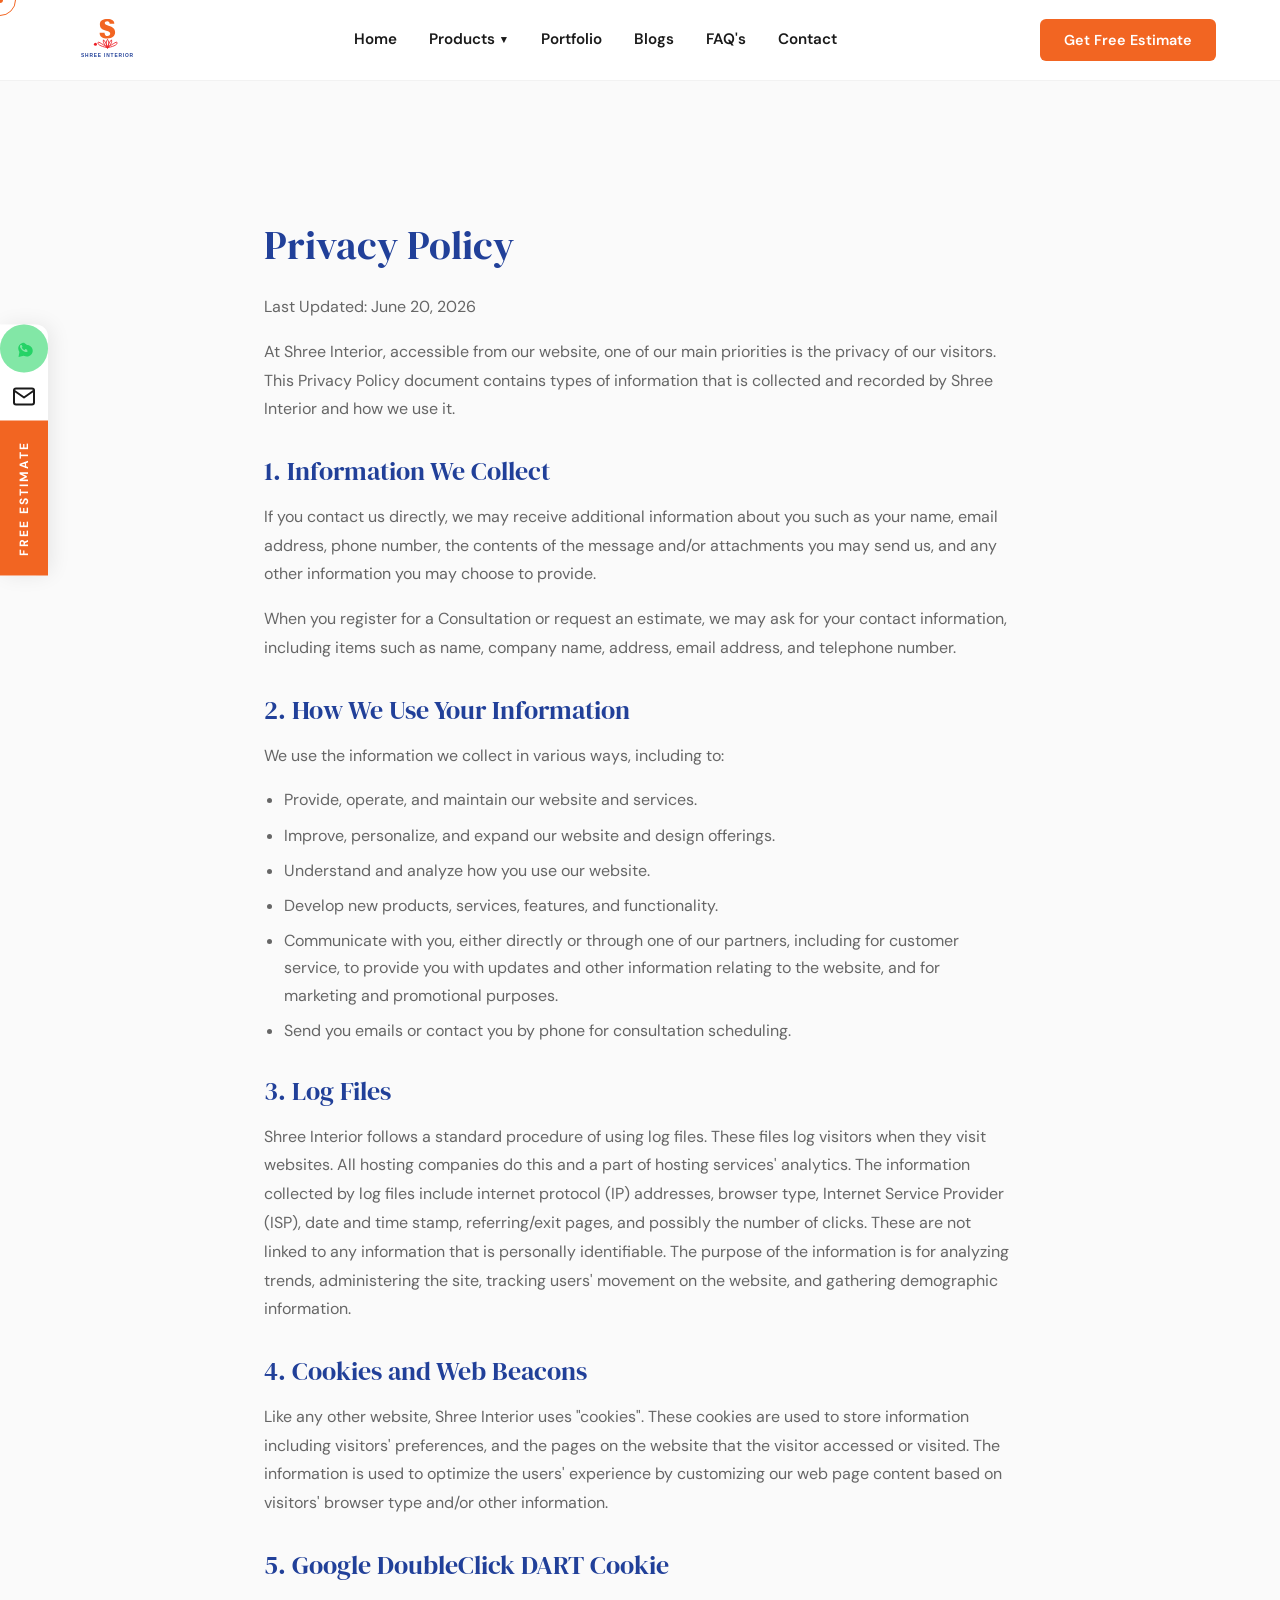
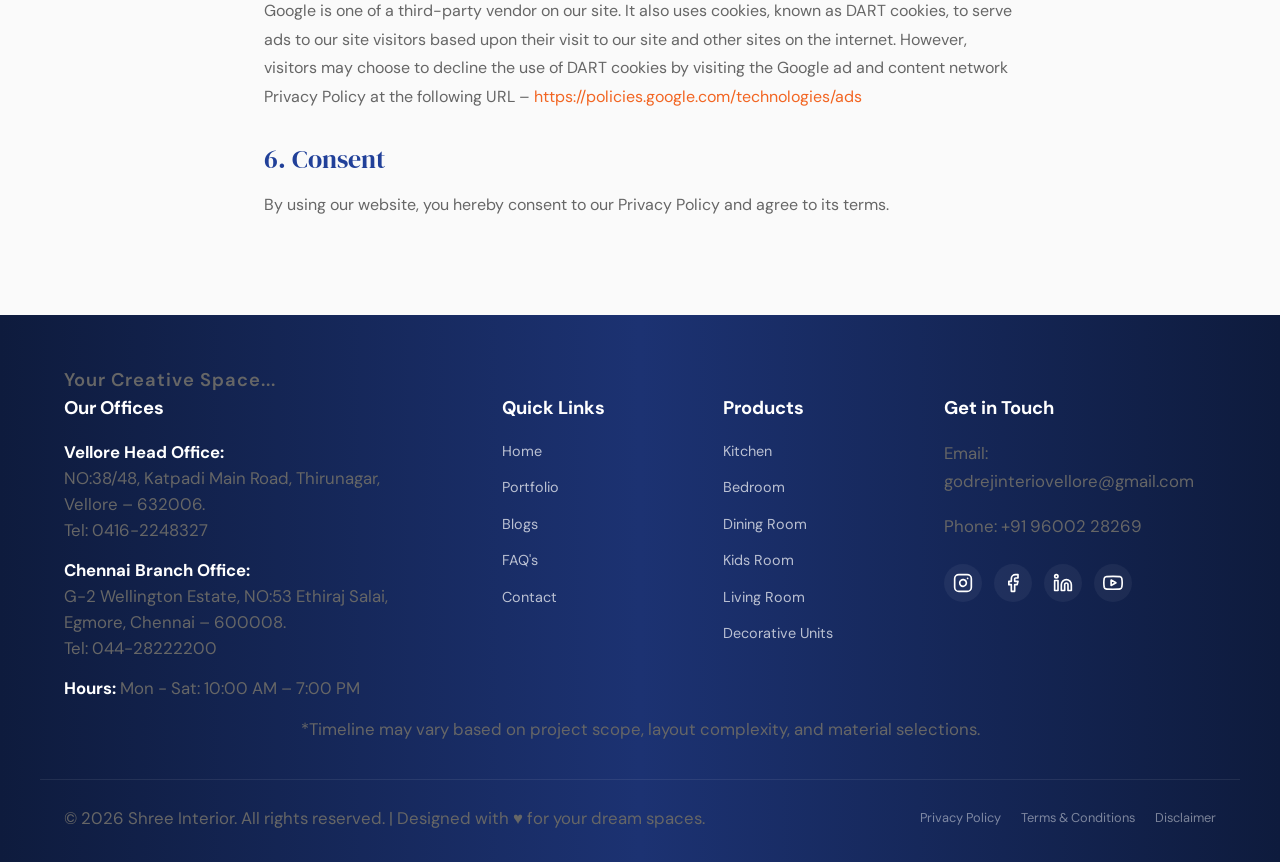
<file: privacy-policy.html>
<!DOCTYPE html>
<html lang="en">
<head>
  <meta charset="UTF-8">
  <meta name="viewport" content="width=device-width, initial-scale=1.0">
  <title>Privacy Policy — Shree Interior</title>
  <meta name="description" content="Read the Privacy Policy of Shree Interior. Understand how we collect, protect, and use your personal information.">
  <meta name="robots" content="index, follow">
  
  <link rel="preconnect" href="https://fonts.googleapis.com">
  <link rel="preconnect" href="https://fonts.gstatic.com" crossorigin>
  <link href="https://fonts.googleapis.com/css2?family=DM+Sans:wght@400;500;600;700&family=DM+Serif+Display:ital@0;1&display=swap" rel="stylesheet" fetchpriority="high">
  <link rel="stylesheet" href="css/style.min.css">
  <link rel="icon" type="image/svg+xml" href="assets/images/logo.svg">
  
  <style>
    .legal-content {
      padding-top: 140px; padding-bottom: 80px;
      max-width: 800px;
      margin: 0 auto;
    }
    .legal-content h1 {
      margin-bottom: 24px;
      font-size: 2.5rem;
    }
    .legal-content h2 {
      margin: 32px 0 16px;
      font-size: 1.6rem;
    }
    .legal-content p {
      margin-bottom: 16px;
      line-height: 1.8;
      font-size: 1rem;
    }
    .legal-content ul {
      margin-bottom: 16px;
      padding-left: 20px;
    }
    .legal-content li {
      margin-bottom: 8px;
      color: var(--text-muted);
    }
    .simple-nav {
      position: fixed;
      top: 0;
      width: 100%;
      background: #ffffff;
      box-shadow: 0 4px 20px rgba(0,0,0,0.05);
      z-index: 1000;
      padding: 15px 0;
    }
    .simple-nav__container {
      display: flex;
      justify-content: space-between;
      align-items: center;
    }
    .simple-nav__back {
      font-weight: 700;
      color: var(--primary-orange);
    }
    .simple-nav__back:hover {
      color: var(--brand-blue);
    }
  </style>
</head>
<body>
  <!-- Preloader -->
  <div class="preloader" id="preloader">
    <img src="assets/images/logo.svg" alt="Shree Interior Logo" class="preloader__logo">
  </div>


  <!-- 1. Custom Cursor (Desktop Only) -->
  <div class="custom-cursor" id="customCursor">
    <div class="cursor__dot"></div>
    <div class="cursor__ring"></div>
  </div>

  <!-- 3. Header -->
  <header class="header">
    <div class="header__container container">
      <a href="index.html" class="header__logo">
        <img src="assets/images/logo.svg" alt="Shree Interior" class="header__logo-img">
      </a>
      
      <nav class="header__nav">
        <ul class="header__nav-list">
          <li class="nav__item-wrapper">
            <a href="index.html" class="nav__item">Home</a>
          </li>
          <li class="nav__item-wrapper nav__item--has-dropdown">
            <span class="nav__item">Products <span class="nav__arrow">▼</span></span>
            <ul class="header__dropdown">
              <li><a href="modular-kitchen.html">Modular Kitchen</a></li>
              <li><a href="bedroom.html">Bedroom</a></li>
              <li><a href="dining-room.html">Dining Room</a></li>
              <li><a href="kids-room.html">Kids Room</a></li>
              <li><a href="living-room.html">Living Room</a></li>
              <li><a href="decorative-units.html">Decorative Units</a></li>
            </ul>
          </li>
          <li class="nav__item-wrapper">
            <a href="portfolio.html" class="nav__item">Portfolio</a>
          </li>
          <li class="nav__item-wrapper">
            <a href="blogs.html" class="nav__item">Blogs</a>
          </li>
          <li class="nav__item-wrapper">
            <a href="faqs.html" class="nav__item">FAQ's</a>
          </li>
          <li class="nav__item-wrapper">
            <a href="contact.html" class="nav__item">Contact</a>
          </li>
        </ul>
      </nav>
      
      <button class="header__cta-btn" data-modal-trigger>Get Free Estimate</button>
      
      <button class="header__hamburger" aria-label="Toggle Mobile Menu">
        <span></span>
        <span></span>
        <span></span>
      </button>
    </div>
  </header>

  <!-- 4. Mobile Drawer -->
  <div class="mobile-drawer">
    <div class="mobile-drawer__content">
      <div class="mobile-drawer__header">
        <a href="index.html" class="mobile-drawer__logo">
          <img src="assets/images/logo.svg" alt="Shree Interior" class="mobile-drawer__logo-img">
        </a>
      </div>
      
      <nav class="mobile-drawer__nav">
        <ul class="mobile-drawer__list">
          <li><a href="index.html">Home</a></li>
          <li class="mobile-drawer__item--has-accordion">
            <button class="mobile-drawer__products-toggle">Products <span class="nav__arrow">▼</span></button>
            <ul class="mobile-drawer__products-list">
              <li><a href="modular-kitchen.html">Modular Kitchen</a></li>
              <li><a href="bedroom.html">Bedroom</a></li>
              <li><a href="dining-room.html">Dining Room</a></li>
              <li><a href="kids-room.html">Kids Room</a></li>
              <li><a href="living-room.html">Living Room</a></li>
              <li><a href="decorative-units.html">Decorative Units</a></li>
            </ul>
          </li>
          <li><a href="portfolio.html">Portfolio</a></li>
          <li><a href="blogs.html">Blogs</a></li>
          <li><a href="faqs.html">FAQ's</a></li>
          <li><a href="contact.html">Contact</a></li>
        </ul>
      </nav>
      
      <div class="mobile-drawer__actions">
        <a href="https://wa.me/919600228269?text=Hi%20Shree%20Interior%2C%20I%27d%20like%20to%20discuss%20an%20interior%20project..." class="mobile-action-btn mobile-action-btn--whatsapp" target="_blank" rel="noopener">
          <svg class="mobile-action-btn__icon" viewBox="0 0 24 24" width="20" height="20">
            <path fill="currentColor" d="M12.031 6.172c-3.181 0-5.767 2.586-5.768 5.766-.001 1.298.424 2.5 1.145 3.473L6.5 20.5l5.241-1.375c.953.52 2.044.814 3.206.814 3.18 0 5.767-2.586 5.768-5.766.001-3.18-2.586-5.766-5.768-5.766h.084zm3.966 8.358c-.167.472-.82.862-1.347.973-.362.076-.833.141-2.42-.516-2.029-.838-3.329-2.91-3.429-3.045-.102-.136-.827-.968-.827-1.847 0-.88.46-1.312.626-1.488.166-.176.362-.22.482-.22h.346c.108 0 .253-.04.397.302.15.358.513 1.25.558 1.342.045.093.076.2.015.321-.061.12-.09.196-.181.302-.09.106-.19.237-.272.317-.09.088-.184.184-.08.362.105.18.468.77.998 1.242.684.608 1.26.797 1.439.886.18.09.284.076.39-.045.105-.12.459-.533.58-.714.12-.18.24-.15.405-.09.165.06 1.05.495 1.23.585.18.09.3.136.346.216.046.08.046.463-.121.935v.002z"/>
          </svg>
          Chat on WhatsApp
        </a>
        <a href="mailto:godrejinteriovellore@gmail.com" class="mobile-action-btn mobile-action-btn--email">
          <svg class="mobile-action-btn__icon" viewBox="0 0 24 24" width="20" height="20">
            <path fill="none" stroke="currentColor" stroke-width="2" stroke-linecap="round" stroke-linejoin="round" d="M3 8l7.89 5.26a2 2 0 002.22 0L21 8M5 19h14a2 2 0 002-2V7a2 2 0 00-2-2H5a2 2 0 00-2 2v10a2 2 0 002 2z"/>
          </svg>
          Email Us
        </a>
        <button class="mobile-action-btn mobile-action-btn--estimate" data-modal-trigger>
          Get Free Estimate
        </button>
      </div>
    </div>
  </div>

  <!-- 5. Side Rail -->
  <div class="side-rail">
    <a href="https://wa.me/919600228269?text=Hi%20Shree%20Interior%2C%20I%27d%20like%20to%20discuss%20an%20interior%20project..." class="side-rail__link side-rail__link--whatsapp" target="_blank" rel="noopener" aria-label="Chat on WhatsApp">
      <span class="pulse-glow"></span>
      <span class="pulse-glow"></span>
      <svg width="24" height="24" viewBox="0 0 24 24" fill="currentColor">
        <path d="M12.031 6.172c-3.181 0-5.767 2.586-5.768 5.766-.001 1.298.424 2.5 1.145 3.473L6.5 20.5l5.241-1.375c.953.52 2.044.814 3.206.814 3.18 0 5.767-2.586 5.768-5.766.001-3.18-2.586-5.766-5.768-5.766h.084zm3.966 8.358c-.167.472-.82.862-1.347.973-.362.076-.833.141-2.42-.516-2.029-.838-3.329-2.91-3.429-3.045-.102-.136-.827-.968-.827-1.847 0-.88.46-1.312.626-1.488.166-.176.362-.22.482-.22h.346c.108 0 .253-.04.397.302.15.358.513 1.25.558 1.342.045.093.076.2.015.321-.061.12-.09.196-.181.302-.09.106-.19.237-.272.317-.09.088-.184.184-.08.362.105.18.468.77.998 1.242.684.608 1.26.797 1.439.886.18.09.284.076.39-.045.105-.12.459-.533.58-.714.12-.18.24-.15.405-.09.165.06 1.05.495 1.23.585.18.09.3.136.346.216.046.08.046.463-.121.935v.002z"/>
      </svg>
    </a>
    <a href="mailto:godrejinteriovellore@gmail.com" class="side-rail__link side-rail__link--email" aria-label="Send Email">
      <svg width="24" height="24" viewBox="0 0 24 24" fill="none" stroke="currentColor" stroke-width="2" stroke-linecap="round" stroke-linejoin="round">
        <path d="M4 4h16c1.1 0 2 .9 2 2v12c0 1.1-.9 2-2 2H4c-1.1 0-2-.9-2-2V6c0-1.1.9-2 2-2z"/>
        <polyline points="22,6 12,13 2,6"/>
      </svg>
    </a>
    <button class="side-rail__estimate" data-modal-trigger>
      Free Estimate
    </button>
  </div>

  
  <main class="legal-content container">
    <h1>Privacy Policy</h1>
    <p>Last Updated: June 20, 2026</p>
    
    <p>At Shree Interior, accessible from our website, one of our main priorities is the privacy of our visitors. This Privacy Policy document contains types of information that is collected and recorded by Shree Interior and how we use it.</p>
    
    <h2>1. Information We Collect</h2>
    <p>If you contact us directly, we may receive additional information about you such as your name, email address, phone number, the contents of the message and/or attachments you may send us, and any other information you may choose to provide.</p>
    <p>When you register for a Consultation or request an estimate, we may ask for your contact information, including items such as name, company name, address, email address, and telephone number.</p>

    <h2>2. How We Use Your Information</h2>
    <p>We use the information we collect in various ways, including to:</p>
    <ul>
      <li>Provide, operate, and maintain our website and services.</li>
      <li>Improve, personalize, and expand our website and design offerings.</li>
      <li>Understand and analyze how you use our website.</li>
      <li>Develop new products, services, features, and functionality.</li>
      <li>Communicate with you, either directly or through one of our partners, including for customer service, to provide you with updates and other information relating to the website, and for marketing and promotional purposes.</li>
      <li>Send you emails or contact you by phone for consultation scheduling.</li>
    </ul>

    <h2>3. Log Files</h2>
    <p>Shree Interior follows a standard procedure of using log files. These files log visitors when they visit websites. All hosting companies do this and a part of hosting services' analytics. The information collected by log files include internet protocol (IP) addresses, browser type, Internet Service Provider (ISP), date and time stamp, referring/exit pages, and possibly the number of clicks. These are not linked to any information that is personally identifiable. The purpose of the information is for analyzing trends, administering the site, tracking users' movement on the website, and gathering demographic information.</p>

    <h2>4. Cookies and Web Beacons</h2>
    <p>Like any other website, Shree Interior uses "cookies". These cookies are used to store information including visitors' preferences, and the pages on the website that the visitor accessed or visited. The information is used to optimize the users' experience by customizing our web page content based on visitors' browser type and/or other information.</p>

    <h2>5. Google DoubleClick DART Cookie</h2>
    <p>Google is one of a third-party vendor on our site. It also uses cookies, known as DART cookies, to serve ads to our site visitors based upon their visit to our site and other sites on the internet. However, visitors may choose to decline the use of DART cookies by visiting the Google ad and content network Privacy Policy at the following URL – <a href="https://policies.google.com/technologies/ads" target="_blank" style="color: var(--primary-orange);">https://policies.google.com/technologies/ads</a></p>

    <h2>6. Consent</h2>
    <p>By using our website, you hereby consent to our Privacy Policy and agree to its terms.</p>
  </main>

  <!-- 16. Footer (Timeline footnote appended at bottom) -->
  <footer class="footer" id="footer">
    <div class="footer__top container">
      <!-- Logo removed in footer as requested -->
      <p class="footer__tagline" style="font-size: 1.15rem; font-weight: 600; letter-spacing: 1px;">Your Creative Space...</p>
    </div>
    
    <div class="footer__grid container">
      <!-- Col 1 Offices -->
      <div class="footer__col footer__offices">
        <h3 class="footer__heading">Our Offices</h3>
        <p class="footer__office-item">
          <strong>Vellore Head Office:</strong><br>
          NO:38/48, Katpadi Main Road, Thirunagar,<br>
          Vellore – 632006.<br>
          Tel: <a href="tel:04162248327">0416-2248327</a>
        </p>
        <p class="footer__office-item">
          <strong>Chennai Branch Office:</strong><br>
          G-2 Wellington Estate, NO:53 Ethiraj Salai,<br>
          Egmore, Chennai – 600008.<br>
          Tel: <a href="tel:04428222200">044-28222200</a>
        </p>
        <p class="footer__office-item">
          <strong>Hours:</strong> Mon - Sat: 10:00 AM – 7:00 PM
        </p>
      </div>
      
      <!-- Col 2 Quick Links -->
      <div class="footer__col footer__links">
        <h3 class="footer__heading">Quick Links</h3>
        <ul class="footer__nav-list">
          <li><a href="index.html">Home</a></li>
          <li><a href="portfolio.html">Portfolio</a></li>
          <li><a href="blogs.html">Blogs</a></li>
          <li><a href="faqs.html">FAQ's</a></li>
          <li><a href="contact.html">Contact</a></li>
        </ul>
      </div>
      
      <!-- Col 3 Products -->
      <div class="footer__col footer__products">
        <h3 class="footer__heading">Products</h3>
        <ul class="footer__nav-list">
          <li><a href="modular-kitchen.html">Kitchen</a></li>
          <li><a href="bedroom.html">Bedroom</a></li>
          <li><a href="dining-room.html">Dining Room</a></li>
          <li><a href="kids-room.html">Kids Room</a></li>
          <li><a href="living-room.html">Living Room</a></li>
          <li><a href="decorative-units.html">Decorative Units</a></li>
        </ul>
      </div>
      
      <!-- Col 4 Contact & Socials -->
      <div class="footer__col footer__contact">
        <h3 class="footer__heading">Get in Touch</h3>
        <p class="footer__contact-item">
          Email: <a href="mailto:godrejinteriovellore@gmail.com">godrejinteriovellore@gmail.com</a>
        </p>
        <p class="footer__contact-item">
          Phone: <a href="tel:+919600228269">+91 96002 28269</a>
        </p>
        
        <div class="footer__social">
          <a href="index.html" class="footer__social-link" aria-label="Instagram">
            <svg width="20" height="20" viewBox="0 0 24 24" fill="none" stroke="currentColor" stroke-width="2" stroke-linecap="round" stroke-linejoin="round">
              <rect x="2" y="2" width="20" height="20" rx="5" ry="5"/>
              <path d="M16 11.37A4 4 0 1 1 12.63 8 4 4 0 0 1 16 11.37z"/>
              <line x1="17.5" y1="6.5" x2="17.51" y2="6.5"/>
            </svg>
          </a>
          <a href="index.html" class="footer__social-link" aria-label="Facebook">
            <svg width="20" height="20" viewBox="0 0 24 24" fill="none" stroke="currentColor" stroke-width="2" stroke-linecap="round" stroke-linejoin="round">
              <path d="M18 2h-3a5 5 0 0 0-5 5v3H7v4h3v8h4v-8h3l1-4h-4V7a1 1 0 0 1 1-1h3z"/>
            </svg>
          </a>
          <a href="index.html" class="footer__social-link" aria-label="LinkedIn">
            <svg width="20" height="20" viewBox="0 0 24 24" fill="none" stroke="currentColor" stroke-width="2" stroke-linecap="round" stroke-linejoin="round">
              <path d="M16 8a6 6 0 0 1 6 6v7h-4v-7a2 2 0 0 0-2-2 2 2 0 0 0-2 2v7h-4v-7a6 6 0 0 1 6-6z"/>
              <rect x="2" y="9" width="4" height="12"/>
              <circle cx="4" cy="4" r="2"/>
            </svg>
          </a>
          <a href="index.html" class="footer__social-link" aria-label="YouTube">
            <svg width="20" height="20" viewBox="0 0 24 24" fill="none" stroke="currentColor" stroke-width="2" stroke-linecap="round" stroke-linejoin="round">
              <path d="M22.54 6.42a2.78 2.78 0 0 0-1.94-2C18.88 4 12 4 12 4s-6.88 0-8.6.46a2.78 2.78 0 0 0-1.94 2A29 29 0 0 0 1 11.75a29 29 0 0 0 .46 5.33A2.78 2.78 0 0 0 3.4 19c1.72.46 8.6.46 8.6.46s6.88 0 8.6-.46a2.78 2.78 0 0 0 1.94-2 29 29 0 0 0 .46-5.25 29 29 0 0 0-.46-5.33z"/>
              <polygon points="9.75 15.02 15.5 11.75 9.75 8.48 9.75 15.02"/>
            </svg>
          </a>
        </div>
      </div>
    </div>
    
    <!-- Relocated timeline footnote here -->
    <div class="footer__footnote container text-center">
      <p>*Timeline may vary based on project scope, layout complexity, and material selections.</p>
    </div>
    
    <div class="footer__bottom container">
      <div class="footer__bottom-flex">
        <p>© 2026 Shree Interior. All rights reserved. | Designed with ♥ for your dream spaces.</p>
        <div class="footer__policy-links">
          <a href="privacy-policy.html">Privacy Policy</a>
          <a href="terms-conditions.html">Terms & Conditions</a>
          <a href="disclaimer.html">Disclaimer</a>
        </div>
      </div>
    </div>
  </footer>

  <!-- 17. Enquiry Modal -->
  <div class="modal" id="enquiryModal">
    <div class="modal__overlay"></div>
    <div class="modal__content">
      <div class="modal__header">
        <h2>Book Free Consultation</h2>
        <button class="modal__close" aria-label="Close Modal">&times;</button>
      </div>
      
      <div class="modal__form-fields">
        <form class="modal__form" id="enquiryForm">
          <div class="form-group">
            <label for="clientName">Name *</label>
            <input type="text" id="clientName" required placeholder="Enter your full name">
          </div>
          
          <div class="form-group">
            <label for="clientPhone">Phone Number *</label>
            <input type="tel" id="clientPhone" required placeholder="Enter 10-digit mobile number">
          </div>
          
          <div class="form-group">
            <label for="clientEmail">Email Address</label>
            <input type="email" id="clientEmail" placeholder="Enter your email address">
          </div>
          
          <div class="form-group">
            <label for="projectInterest">Interested In *</label>
            <select id="projectInterest" required>
              <option value="" disabled selected>Select service</option>
              <option value="Kitchen">Modular Kitchen</option>
              <option value="Bedroom">Bedroom Design</option>
              <option value="Dining Room">Dining Room Design</option>
              <option value="Living Room">Living Room Design</option>
              <option value="Kids Room">Kids Room Design</option>
              <option value="Decorative Units">Decorative Units</option>
              <option value="Not Sure">Not Sure / Complete Home</option>
            </select>
          </div>
          
          <div class="form-group">
            <label for="projectCity">Your City *</label>
            <select id="projectCity" required>
              <option value="" disabled selected>Select location</option>
              <option value="Vellore">Vellore</option>
              <option value="Chennai">Chennai</option>
            </select>
          </div>
          
          <div class="form-group">
            <label for="clientMessage">Message / Brief Requirements</label>
            <textarea id="clientMessage" rows="3" placeholder="Tell us briefly about your dream home..."></textarea>
          </div>
          
          <button type="submit" class="modal__submit-btn">Submit Enquiry</button>
        </form>
      </div>
      
      <div class="modal__success">
        <svg class="modal__success-icon" viewBox="0 0 24 24" width="48" height="48" fill="none" stroke="#F26522" stroke-width="2" stroke-linecap="round" stroke-linejoin="round">
          <circle cx="12" cy="12" r="10"/>
          <polyline points="22 4 12 14.01 9 11.01"/>
        </svg>
        <h3>Thank You!</h3>
        <p>Your enquiry has been received successfully. Our design consultant will call you within 24 hours to schedule your free consultation.</p>
      </div>
    </div>
  </div>

  <!-- 18. Scroll-to-Top Button -->
  <div class="scroll-top" id="scrollTop">
    <div class="scroll-top__fill" id="scrollTopFill"></div>
    <svg class="scroll-top__svg" viewBox="0 0 48 48">
      <circle class="scroll-top__track" cx="24" cy="24" r="20" fill="none" stroke="#e0e0e0" stroke-width="3"/>
    </svg>
    <span class="scroll-top__arrow">↑</span>
  </div>

  <!-- 19. Promotional Bottom Popup Bar -->
  <div class="promo-popup" id="promoPopup">
    <div class="promo-popup__content">
      <button class="promo-popup__close" id="promoClose" aria-label="Close promotion">&times;</button>
      <p class="promo-popup__text">Get a free interior design consultation — no obligation.</p>
      <button class="btn btn-primary promo-popup__btn" data-modal-trigger>Book Free Consultation</button>
    </div>
  </div>

  <!-- Main JavaScript File -->
  <script src="js/main.min.js"></script>

</body>
</html>
</file>
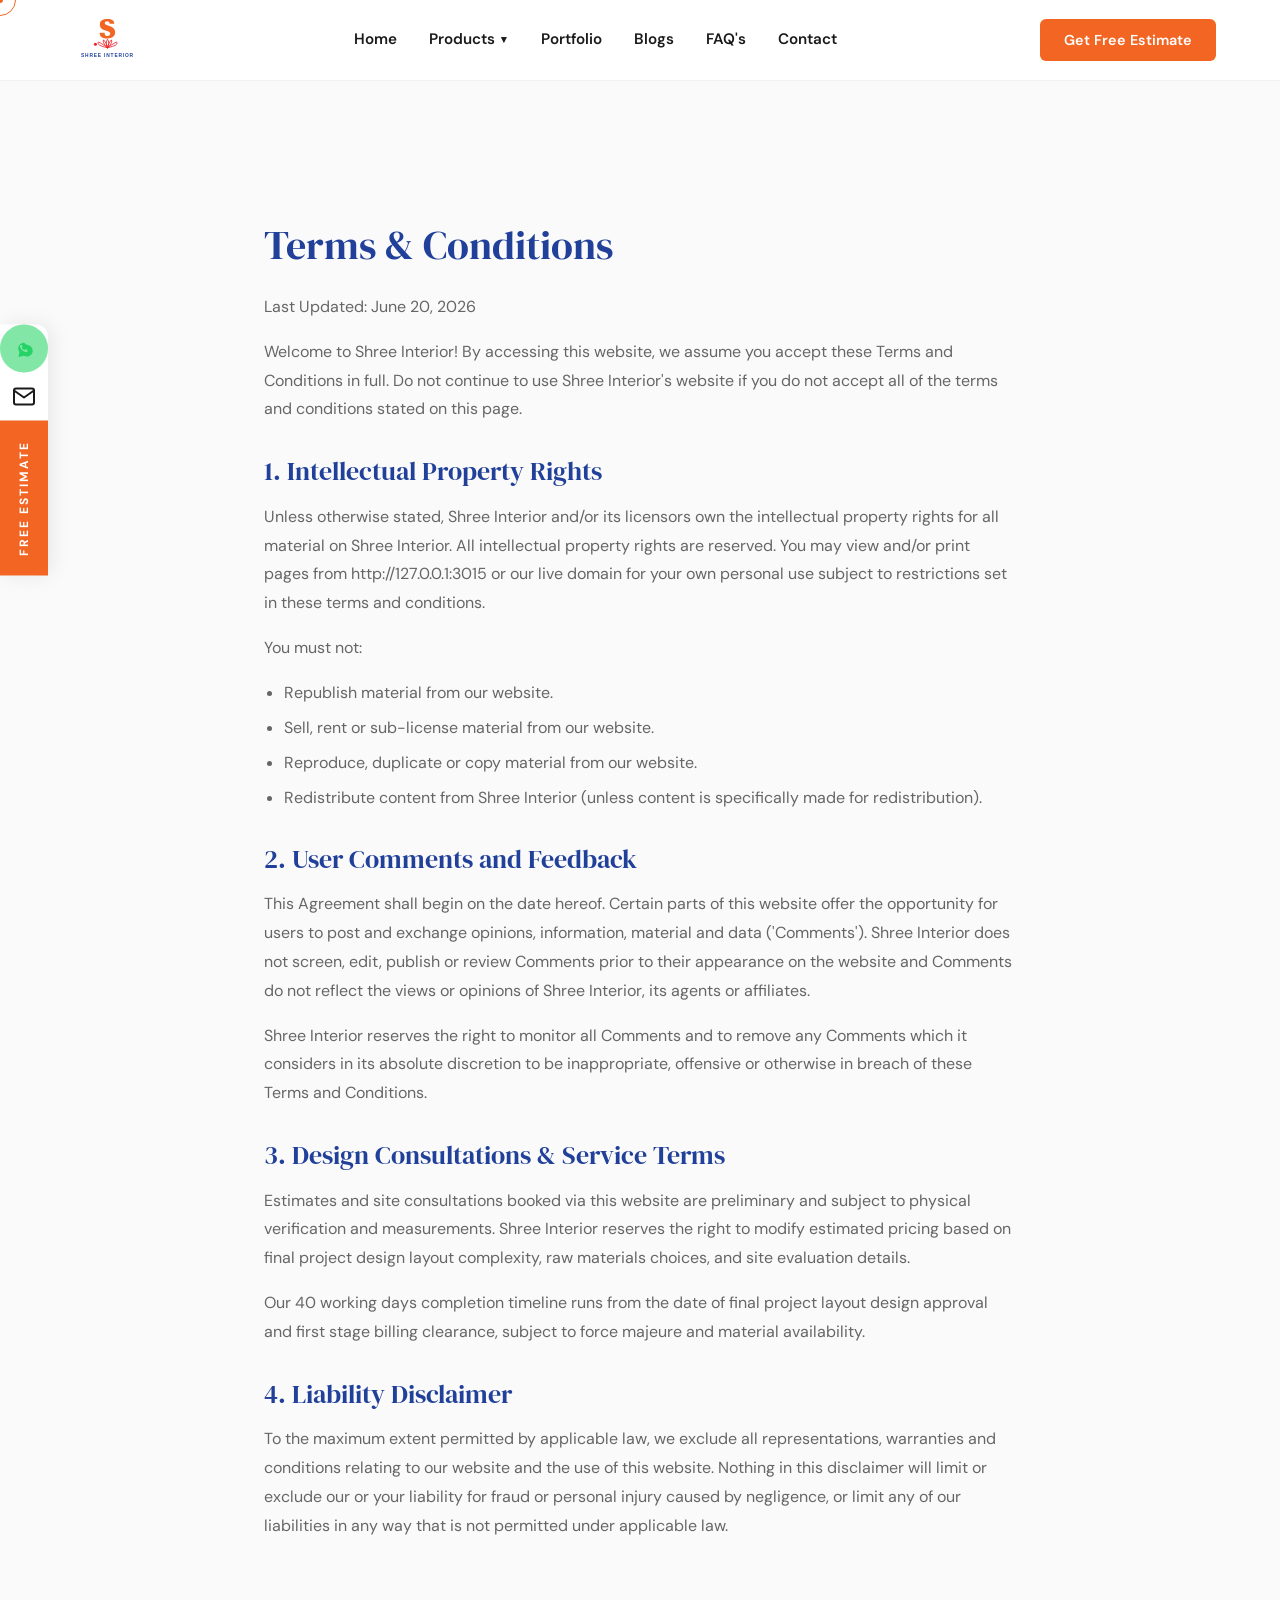
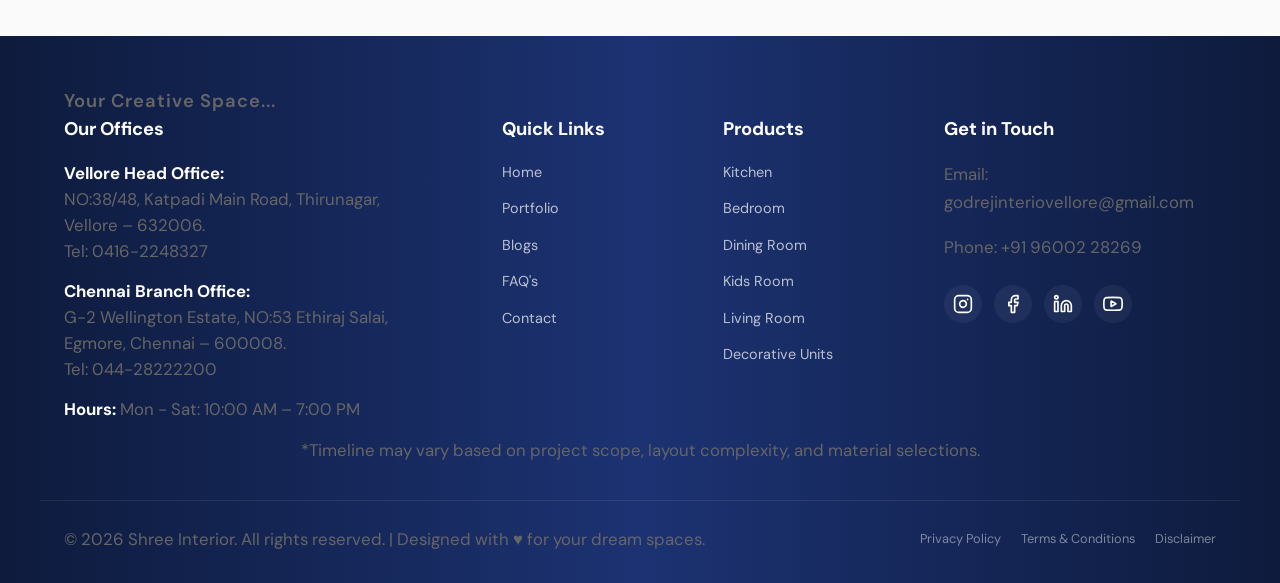
<file: terms-conditions.html>
<!DOCTYPE html>
<html lang="en">
<head>
  <meta charset="UTF-8">
  <meta name="viewport" content="width=device-width, initial-scale=1.0">
  <title>Terms & Conditions — Shree Interior</title>
  <meta name="description" content="Read the Terms and Conditions of Shree Interior. Understand your rights and obligations when using our design services.">
  <meta name="robots" content="index, follow">
  
  <link rel="preconnect" href="https://fonts.googleapis.com">
  <link rel="preconnect" href="https://fonts.gstatic.com" crossorigin>
  <link href="https://fonts.googleapis.com/css2?family=DM+Sans:wght@400;500;600;700&family=DM+Serif+Display:ital@0;1&display=swap" rel="stylesheet" fetchpriority="high">
  <link rel="stylesheet" href="css/style.min.css">
  <link rel="icon" type="image/svg+xml" href="assets/images/logo.svg">
  
  <style>
    .legal-content {
      padding-top: 140px; padding-bottom: 80px;
      max-width: 800px;
      margin: 0 auto;
    }
    .legal-content h1 {
      margin-bottom: 24px;
      font-size: 2.5rem;
    }
    .legal-content h2 {
      margin: 32px 0 16px;
      font-size: 1.6rem;
    }
    .legal-content p {
      margin-bottom: 16px;
      line-height: 1.8;
      font-size: 1rem;
    }
    .legal-content ul {
      margin-bottom: 16px;
      padding-left: 20px;
    }
    .legal-content li {
      margin-bottom: 8px;
      color: var(--text-muted);
    }
    .simple-nav {
      position: fixed;
      top: 0;
      width: 100%;
      background: #ffffff;
      box-shadow: 0 4px 20px rgba(0,0,0,0.05);
      z-index: 1000;
      padding: 15px 0;
    }
    .simple-nav__container {
      display: flex;
      justify-content: space-between;
      align-items: center;
    }
    .simple-nav__back {
      font-weight: 700;
      color: var(--primary-orange);
    }
    .simple-nav__back:hover {
      color: var(--brand-blue);
    }
  </style>
</head>
<body>
  <!-- Preloader -->
  <div class="preloader" id="preloader">
    <img src="assets/images/logo.svg" alt="Shree Interior Logo" class="preloader__logo">
  </div>


  <!-- 1. Custom Cursor (Desktop Only) -->
  <div class="custom-cursor" id="customCursor">
    <div class="cursor__dot"></div>
    <div class="cursor__ring"></div>
  </div>

  <!-- 3. Header -->
  <header class="header">
    <div class="header__container container">
      <a href="index.html" class="header__logo">
        <img src="assets/images/logo.svg" alt="Shree Interior" class="header__logo-img">
      </a>
      
      <nav class="header__nav">
        <ul class="header__nav-list">
          <li class="nav__item-wrapper">
            <a href="index.html" class="nav__item">Home</a>
          </li>
          <li class="nav__item-wrapper nav__item--has-dropdown">
            <span class="nav__item">Products <span class="nav__arrow">▼</span></span>
            <ul class="header__dropdown">
              <li><a href="modular-kitchen.html">Modular Kitchen</a></li>
              <li><a href="bedroom.html">Bedroom</a></li>
              <li><a href="dining-room.html">Dining Room</a></li>
              <li><a href="kids-room.html">Kids Room</a></li>
              <li><a href="living-room.html">Living Room</a></li>
              <li><a href="decorative-units.html">Decorative Units</a></li>
            </ul>
          </li>
          <li class="nav__item-wrapper">
            <a href="portfolio.html" class="nav__item">Portfolio</a>
          </li>
          <li class="nav__item-wrapper">
            <a href="blogs.html" class="nav__item">Blogs</a>
          </li>
          <li class="nav__item-wrapper">
            <a href="faqs.html" class="nav__item">FAQ's</a>
          </li>
          <li class="nav__item-wrapper">
            <a href="contact.html" class="nav__item">Contact</a>
          </li>
        </ul>
      </nav>
      
      <button class="header__cta-btn" data-modal-trigger>Get Free Estimate</button>
      
      <button class="header__hamburger" aria-label="Toggle Mobile Menu">
        <span></span>
        <span></span>
        <span></span>
      </button>
    </div>
  </header>

  <!-- 4. Mobile Drawer -->
  <div class="mobile-drawer">
    <div class="mobile-drawer__content">
      <div class="mobile-drawer__header">
        <a href="index.html" class="mobile-drawer__logo">
          <img src="assets/images/logo.svg" alt="Shree Interior" class="mobile-drawer__logo-img">
        </a>
      </div>
      
      <nav class="mobile-drawer__nav">
        <ul class="mobile-drawer__list">
          <li><a href="index.html">Home</a></li>
          <li class="mobile-drawer__item--has-accordion">
            <button class="mobile-drawer__products-toggle">Products <span class="nav__arrow">▼</span></button>
            <ul class="mobile-drawer__products-list">
              <li><a href="modular-kitchen.html">Modular Kitchen</a></li>
              <li><a href="bedroom.html">Bedroom</a></li>
              <li><a href="dining-room.html">Dining Room</a></li>
              <li><a href="kids-room.html">Kids Room</a></li>
              <li><a href="living-room.html">Living Room</a></li>
              <li><a href="decorative-units.html">Decorative Units</a></li>
            </ul>
          </li>
          <li><a href="portfolio.html">Portfolio</a></li>
          <li><a href="blogs.html">Blogs</a></li>
          <li><a href="faqs.html">FAQ's</a></li>
          <li><a href="contact.html">Contact</a></li>
        </ul>
      </nav>
      
      <div class="mobile-drawer__actions">
        <a href="https://wa.me/919600228269?text=Hi%20Shree%20Interior%2C%20I%27d%20like%20to%20discuss%20an%20interior%20project..." class="mobile-action-btn mobile-action-btn--whatsapp" target="_blank" rel="noopener">
          <svg class="mobile-action-btn__icon" viewBox="0 0 24 24" width="20" height="20">
            <path fill="currentColor" d="M12.031 6.172c-3.181 0-5.767 2.586-5.768 5.766-.001 1.298.424 2.5 1.145 3.473L6.5 20.5l5.241-1.375c.953.52 2.044.814 3.206.814 3.18 0 5.767-2.586 5.768-5.766.001-3.18-2.586-5.766-5.768-5.766h.084zm3.966 8.358c-.167.472-.82.862-1.347.973-.362.076-.833.141-2.42-.516-2.029-.838-3.329-2.91-3.429-3.045-.102-.136-.827-.968-.827-1.847 0-.88.46-1.312.626-1.488.166-.176.362-.22.482-.22h.346c.108 0 .253-.04.397.302.15.358.513 1.25.558 1.342.045.093.076.2.015.321-.061.12-.09.196-.181.302-.09.106-.19.237-.272.317-.09.088-.184.184-.08.362.105.18.468.77.998 1.242.684.608 1.26.797 1.439.886.18.09.284.076.39-.045.105-.12.459-.533.58-.714.12-.18.24-.15.405-.09.165.06 1.05.495 1.23.585.18.09.3.136.346.216.046.08.046.463-.121.935v.002z"/>
          </svg>
          Chat on WhatsApp
        </a>
        <a href="mailto:godrejinteriovellore@gmail.com" class="mobile-action-btn mobile-action-btn--email">
          <svg class="mobile-action-btn__icon" viewBox="0 0 24 24" width="20" height="20">
            <path fill="none" stroke="currentColor" stroke-width="2" stroke-linecap="round" stroke-linejoin="round" d="M3 8l7.89 5.26a2 2 0 002.22 0L21 8M5 19h14a2 2 0 002-2V7a2 2 0 00-2-2H5a2 2 0 00-2 2v10a2 2 0 002 2z"/>
          </svg>
          Email Us
        </a>
        <button class="mobile-action-btn mobile-action-btn--estimate" data-modal-trigger>
          Get Free Estimate
        </button>
      </div>
    </div>
  </div>

  <!-- 5. Side Rail -->
  <div class="side-rail">
    <a href="https://wa.me/919600228269?text=Hi%20Shree%20Interior%2C%20I%27d%20like%20to%20discuss%20an%20interior%20project..." class="side-rail__link side-rail__link--whatsapp" target="_blank" rel="noopener" aria-label="Chat on WhatsApp">
      <span class="pulse-glow"></span>
      <span class="pulse-glow"></span>
      <svg width="24" height="24" viewBox="0 0 24 24" fill="currentColor">
        <path d="M12.031 6.172c-3.181 0-5.767 2.586-5.768 5.766-.001 1.298.424 2.5 1.145 3.473L6.5 20.5l5.241-1.375c.953.52 2.044.814 3.206.814 3.18 0 5.767-2.586 5.768-5.766.001-3.18-2.586-5.766-5.768-5.766h.084zm3.966 8.358c-.167.472-.82.862-1.347.973-.362.076-.833.141-2.42-.516-2.029-.838-3.329-2.91-3.429-3.045-.102-.136-.827-.968-.827-1.847 0-.88.46-1.312.626-1.488.166-.176.362-.22.482-.22h.346c.108 0 .253-.04.397.302.15.358.513 1.25.558 1.342.045.093.076.2.015.321-.061.12-.09.196-.181.302-.09.106-.19.237-.272.317-.09.088-.184.184-.08.362.105.18.468.77.998 1.242.684.608 1.26.797 1.439.886.18.09.284.076.39-.045.105-.12.459-.533.58-.714.12-.18.24-.15.405-.09.165.06 1.05.495 1.23.585.18.09.3.136.346.216.046.08.046.463-.121.935v.002z"/>
      </svg>
    </a>
    <a href="mailto:godrejinteriovellore@gmail.com" class="side-rail__link side-rail__link--email" aria-label="Send Email">
      <svg width="24" height="24" viewBox="0 0 24 24" fill="none" stroke="currentColor" stroke-width="2" stroke-linecap="round" stroke-linejoin="round">
        <path d="M4 4h16c1.1 0 2 .9 2 2v12c0 1.1-.9 2-2 2H4c-1.1 0-2-.9-2-2V6c0-1.1.9-2 2-2z"/>
        <polyline points="22,6 12,13 2,6"/>
      </svg>
    </a>
    <button class="side-rail__estimate" data-modal-trigger>
      Free Estimate
    </button>
  </div>

  
  <main class="legal-content container">
    <h1>Terms & Conditions</h1>
    <p>Last Updated: June 20, 2026</p>
    
    <p>Welcome to Shree Interior! By accessing this website, we assume you accept these Terms and Conditions in full. Do not continue to use Shree Interior's website if you do not accept all of the terms and conditions stated on this page.</p>
    
    <h2>1. Intellectual Property Rights</h2>
    <p>Unless otherwise stated, Shree Interior and/or its licensors own the intellectual property rights for all material on Shree Interior. All intellectual property rights are reserved. You may view and/or print pages from http://127.0.0.1:3015 or our live domain for your own personal use subject to restrictions set in these terms and conditions.</p>
    <p>You must not:</p>
    <ul>
      <li>Republish material from our website.</li>
      <li>Sell, rent or sub-license material from our website.</li>
      <li>Reproduce, duplicate or copy material from our website.</li>
      <li>Redistribute content from Shree Interior (unless content is specifically made for redistribution).</li>
    </ul>

    <h2>2. User Comments and Feedback</h2>
    <p>This Agreement shall begin on the date hereof. Certain parts of this website offer the opportunity for users to post and exchange opinions, information, material and data ('Comments'). Shree Interior does not screen, edit, publish or review Comments prior to their appearance on the website and Comments do not reflect the views or opinions of Shree Interior, its agents or affiliates.</p>
    <p>Shree Interior reserves the right to monitor all Comments and to remove any Comments which it considers in its absolute discretion to be inappropriate, offensive or otherwise in breach of these Terms and Conditions.</p>

    <h2>3. Design Consultations & Service Terms</h2>
    <p>Estimates and site consultations booked via this website are preliminary and subject to physical verification and measurements. Shree Interior reserves the right to modify estimated pricing based on final project design layout complexity, raw materials choices, and site evaluation details.</p>
    <p>Our 40 working days completion timeline runs from the date of final project layout design approval and first stage billing clearance, subject to force majeure and material availability.</p>

    <h2>4. Liability Disclaimer</h2>
    <p>To the maximum extent permitted by applicable law, we exclude all representations, warranties and conditions relating to our website and the use of this website. Nothing in this disclaimer will limit or exclude our or your liability for fraud or personal injury caused by negligence, or limit any of our liabilities in any way that is not permitted under applicable law.</p>
  </main>

  <!-- 16. Footer (Timeline footnote appended at bottom) -->
  <footer class="footer" id="footer">
    <div class="footer__top container">
      <!-- Logo removed in footer as requested -->
      <p class="footer__tagline" style="font-size: 1.15rem; font-weight: 600; letter-spacing: 1px;">Your Creative Space...</p>
    </div>
    
    <div class="footer__grid container">
      <!-- Col 1 Offices -->
      <div class="footer__col footer__offices">
        <h3 class="footer__heading">Our Offices</h3>
        <p class="footer__office-item">
          <strong>Vellore Head Office:</strong><br>
          NO:38/48, Katpadi Main Road, Thirunagar,<br>
          Vellore – 632006.<br>
          Tel: <a href="tel:04162248327">0416-2248327</a>
        </p>
        <p class="footer__office-item">
          <strong>Chennai Branch Office:</strong><br>
          G-2 Wellington Estate, NO:53 Ethiraj Salai,<br>
          Egmore, Chennai – 600008.<br>
          Tel: <a href="tel:04428222200">044-28222200</a>
        </p>
        <p class="footer__office-item">
          <strong>Hours:</strong> Mon - Sat: 10:00 AM – 7:00 PM
        </p>
      </div>
      
      <!-- Col 2 Quick Links -->
      <div class="footer__col footer__links">
        <h3 class="footer__heading">Quick Links</h3>
        <ul class="footer__nav-list">
          <li><a href="index.html">Home</a></li>
          <li><a href="portfolio.html">Portfolio</a></li>
          <li><a href="blogs.html">Blogs</a></li>
          <li><a href="faqs.html">FAQ's</a></li>
          <li><a href="contact.html">Contact</a></li>
        </ul>
      </div>
      
      <!-- Col 3 Products -->
      <div class="footer__col footer__products">
        <h3 class="footer__heading">Products</h3>
        <ul class="footer__nav-list">
          <li><a href="modular-kitchen.html">Kitchen</a></li>
          <li><a href="bedroom.html">Bedroom</a></li>
          <li><a href="dining-room.html">Dining Room</a></li>
          <li><a href="kids-room.html">Kids Room</a></li>
          <li><a href="living-room.html">Living Room</a></li>
          <li><a href="decorative-units.html">Decorative Units</a></li>
        </ul>
      </div>
      
      <!-- Col 4 Contact & Socials -->
      <div class="footer__col footer__contact">
        <h3 class="footer__heading">Get in Touch</h3>
        <p class="footer__contact-item">
          Email: <a href="mailto:godrejinteriovellore@gmail.com">godrejinteriovellore@gmail.com</a>
        </p>
        <p class="footer__contact-item">
          Phone: <a href="tel:+919600228269">+91 96002 28269</a>
        </p>
        
        <div class="footer__social">
          <a href="index.html" class="footer__social-link" aria-label="Instagram">
            <svg width="20" height="20" viewBox="0 0 24 24" fill="none" stroke="currentColor" stroke-width="2" stroke-linecap="round" stroke-linejoin="round">
              <rect x="2" y="2" width="20" height="20" rx="5" ry="5"/>
              <path d="M16 11.37A4 4 0 1 1 12.63 8 4 4 0 0 1 16 11.37z"/>
              <line x1="17.5" y1="6.5" x2="17.51" y2="6.5"/>
            </svg>
          </a>
          <a href="index.html" class="footer__social-link" aria-label="Facebook">
            <svg width="20" height="20" viewBox="0 0 24 24" fill="none" stroke="currentColor" stroke-width="2" stroke-linecap="round" stroke-linejoin="round">
              <path d="M18 2h-3a5 5 0 0 0-5 5v3H7v4h3v8h4v-8h3l1-4h-4V7a1 1 0 0 1 1-1h3z"/>
            </svg>
          </a>
          <a href="index.html" class="footer__social-link" aria-label="LinkedIn">
            <svg width="20" height="20" viewBox="0 0 24 24" fill="none" stroke="currentColor" stroke-width="2" stroke-linecap="round" stroke-linejoin="round">
              <path d="M16 8a6 6 0 0 1 6 6v7h-4v-7a2 2 0 0 0-2-2 2 2 0 0 0-2 2v7h-4v-7a6 6 0 0 1 6-6z"/>
              <rect x="2" y="9" width="4" height="12"/>
              <circle cx="4" cy="4" r="2"/>
            </svg>
          </a>
          <a href="index.html" class="footer__social-link" aria-label="YouTube">
            <svg width="20" height="20" viewBox="0 0 24 24" fill="none" stroke="currentColor" stroke-width="2" stroke-linecap="round" stroke-linejoin="round">
              <path d="M22.54 6.42a2.78 2.78 0 0 0-1.94-2C18.88 4 12 4 12 4s-6.88 0-8.6.46a2.78 2.78 0 0 0-1.94 2A29 29 0 0 0 1 11.75a29 29 0 0 0 .46 5.33A2.78 2.78 0 0 0 3.4 19c1.72.46 8.6.46 8.6.46s6.88 0 8.6-.46a2.78 2.78 0 0 0 1.94-2 29 29 0 0 0 .46-5.25 29 29 0 0 0-.46-5.33z"/>
              <polygon points="9.75 15.02 15.5 11.75 9.75 8.48 9.75 15.02"/>
            </svg>
          </a>
        </div>
      </div>
    </div>
    
    <!-- Relocated timeline footnote here -->
    <div class="footer__footnote container text-center">
      <p>*Timeline may vary based on project scope, layout complexity, and material selections.</p>
    </div>
    
    <div class="footer__bottom container">
      <div class="footer__bottom-flex">
        <p>© 2026 Shree Interior. All rights reserved. | Designed with ♥ for your dream spaces.</p>
        <div class="footer__policy-links">
          <a href="privacy-policy.html">Privacy Policy</a>
          <a href="terms-conditions.html">Terms & Conditions</a>
          <a href="disclaimer.html">Disclaimer</a>
        </div>
      </div>
    </div>
  </footer>

  <!-- 17. Enquiry Modal -->
  <div class="modal" id="enquiryModal">
    <div class="modal__overlay"></div>
    <div class="modal__content">
      <div class="modal__header">
        <h2>Book Free Consultation</h2>
        <button class="modal__close" aria-label="Close Modal">&times;</button>
      </div>
      
      <div class="modal__form-fields">
        <form class="modal__form" id="enquiryForm">
          <div class="form-group">
            <label for="clientName">Name *</label>
            <input type="text" id="clientName" required placeholder="Enter your full name">
          </div>
          
          <div class="form-group">
            <label for="clientPhone">Phone Number *</label>
            <input type="tel" id="clientPhone" required placeholder="Enter 10-digit mobile number">
          </div>
          
          <div class="form-group">
            <label for="clientEmail">Email Address</label>
            <input type="email" id="clientEmail" placeholder="Enter your email address">
          </div>
          
          <div class="form-group">
            <label for="projectInterest">Interested In *</label>
            <select id="projectInterest" required>
              <option value="" disabled selected>Select service</option>
              <option value="Kitchen">Modular Kitchen</option>
              <option value="Bedroom">Bedroom Design</option>
              <option value="Dining Room">Dining Room Design</option>
              <option value="Living Room">Living Room Design</option>
              <option value="Kids Room">Kids Room Design</option>
              <option value="Decorative Units">Decorative Units</option>
              <option value="Not Sure">Not Sure / Complete Home</option>
            </select>
          </div>
          
          <div class="form-group">
            <label for="projectCity">Your City *</label>
            <select id="projectCity" required>
              <option value="" disabled selected>Select location</option>
              <option value="Vellore">Vellore</option>
              <option value="Chennai">Chennai</option>
            </select>
          </div>
          
          <div class="form-group">
            <label for="clientMessage">Message / Brief Requirements</label>
            <textarea id="clientMessage" rows="3" placeholder="Tell us briefly about your dream home..."></textarea>
          </div>
          
          <button type="submit" class="modal__submit-btn">Submit Enquiry</button>
        </form>
      </div>
      
      <div class="modal__success">
        <svg class="modal__success-icon" viewBox="0 0 24 24" width="48" height="48" fill="none" stroke="#F26522" stroke-width="2" stroke-linecap="round" stroke-linejoin="round">
          <circle cx="12" cy="12" r="10"/>
          <polyline points="22 4 12 14.01 9 11.01"/>
        </svg>
        <h3>Thank You!</h3>
        <p>Your enquiry has been received successfully. Our design consultant will call you within 24 hours to schedule your free consultation.</p>
      </div>
    </div>
  </div>

  <!-- 18. Scroll-to-Top Button -->
  <div class="scroll-top" id="scrollTop">
    <div class="scroll-top__fill" id="scrollTopFill"></div>
    <svg class="scroll-top__svg" viewBox="0 0 48 48">
      <circle class="scroll-top__track" cx="24" cy="24" r="20" fill="none" stroke="#e0e0e0" stroke-width="3"/>
    </svg>
    <span class="scroll-top__arrow">↑</span>
  </div>

  <!-- 19. Promotional Bottom Popup Bar -->
  <div class="promo-popup" id="promoPopup">
    <div class="promo-popup__content">
      <button class="promo-popup__close" id="promoClose" aria-label="Close promotion">&times;</button>
      <p class="promo-popup__text">Get a free interior design consultation — no obligation.</p>
      <button class="btn btn-primary promo-popup__btn" data-modal-trigger>Book Free Consultation</button>
    </div>
  </div>

  <!-- Main JavaScript File -->
  <script src="js/main.min.js"></script>

</body>
</html>
</file>
<file: css/style.min.css>
/* ============================================================
   Shree Interior — Premium CSS Style Definitions
   ============================================================ */

/* ------------------------------------------------------------
   1. CSS Variables & Reset
   ------------------------------------------------------------ */
@import url('https://fonts.googleapis.com/css2?family=DM+Sans:wght@400;500;600;700&family=DM+Serif+Display:ital@0;1&display=swap');

:root {
  --primary-orange: #F26522;
  --accent-red: #ED1C24;
  --brand-blue: #214099;
  --bg-light: #FAFAFA;
  --bg-warm: #F7F4F0;
  --bg-dark: #111111;
  --card-bg-dark: #1c1c1c;
  --text-dark: #1a1a1a;
  --text-light: #ffffff;
  --text-muted: #666666;
  --font-display: 'DM Serif Display', serif;
  --font-body: 'DM Sans', sans-serif;
  --transition-smooth: all 0.4s cubic-bezier(0.16, 1, 0.3, 1);
  --transition-fast: all 0.25s ease;
  --box-shadow: 0 4px 30px rgba(0, 0, 0, 0.05);
  --box-shadow-hover: 0 16px 40px rgba(0, 0, 0, 0.1);
  --border-radius: 12px;
}

*, *::before, *::after {
  box-sizing: border-box;
  margin: 0;
  padding: 0;
}

html {
  scroll-behavior: smooth;
  overflow-x: clip;
}

body {
  font-family: var(--font-body);
  background-color: var(--bg-light);
  color: var(--text-dark);
  line-height: 1.7;
  overflow-x: clip;
  -webkit-font-smoothing: antialiased;
}

/* Custom Scrollbar */
::-webkit-scrollbar {
  width: 10px;
}
::-webkit-scrollbar-track {
  background: #f1f1f1;
}
::-webkit-scrollbar-thumb {
  background: var(--brand-blue);
  border-radius: 5px;
}
::-webkit-scrollbar-thumb:hover {
  background: var(--primary-orange);
}

/* ------------------------------------------------------------
   2. Typography
   ------------------------------------------------------------ */
h1, h2, h3, h4, h5, h6 {
  font-family: var(--font-display);
  color: var(--brand-blue);
  font-weight: 400;
  line-height: 1.2;
}

h1 {
  font-size: clamp(2.5rem, 5vw, 4rem);
}

h2 {
  font-size: clamp(1.8rem, 3.5vw, 3rem);
}

p {
  font-size: 1.05rem;
  color: var(--text-muted);
}

strong {
  font-weight: 700;
}

a {
  color: inherit;
  text-decoration: none;
  transition: var(--transition-fast);
}

/* ------------------------------------------------------------
   3. Utility Classes
   ------------------------------------------------------------ */
.container {
  max-width: 1200px;
  margin: 0 auto;
  padding: 0 24px;
  width: 100%;
}

.section-padding {
  padding: 140px 0;
}

@media (max-width: 767px) {
  .section-padding {
    padding: 60px 0;
  }
}

.text-center {
  text-align: center;
}

.section-title {
  margin-bottom: 16px;
  color: var(--brand-blue);
}

.section-subtitle {
  max-width: 600px;
  margin: 0 auto 50px;
  font-size: 1.1rem;
}

.highlight {
  color: var(--primary-orange);
}

.btn {
  display: inline-block;
  font-family: var(--font-body);
  font-weight: 600;
  font-size: 0.95rem;
  padding: 14px 32px;
  border-radius: 8px;
  cursor: pointer;
  transition: var(--transition-fast);
  border: none;
  text-align: center;
}

.btn-primary {
  background-color: var(--primary-orange);
  color: var(--text-light);
}

.btn-primary:hover {
  background-color: var(--accent-red);
  transform: translateY(-2px);
  box-shadow: 0 8px 20px rgba(242, 101, 34, 0.25);
}

.btn-secondary {
  background-color: transparent;
  color: var(--brand-blue);
  border: 2px solid var(--brand-blue);
}

.btn-secondary:hover {
  background-color: var(--brand-blue);
  color: var(--text-light);
  transform: translateY(-2px);
}

/* ------------------------------------------------------------
   4. Custom Cursor
   ------------------------------------------------------------ */
.custom-cursor {
  position: fixed;
  top: 0;
  left: 0;
  pointer-events: none;
  z-index: 10000;
  opacity: 0;
  transition: opacity 0.3s ease, transform 0.15s ease-out;
}

.cursor__dot {
  width: 6px;
  height: 6px;
  background-color: var(--primary-orange);
  border-radius: 50%;
  position: absolute;
  top: 0;
  left: 0;
  transform: translate(-50%, -50%);
  transition: background-color 0.3s ease;
}

.cursor__ring {
  width: 32px;
  height: 32px;
  border: 1.5px solid var(--primary-orange);
  border-radius: 50%;
  position: absolute;
  top: 0;
  left: 0;
  transform: translate(-50%, -50%);
  transition: width 0.3s ease, height 0.3s ease, border-color 0.3s ease, background-color 0.3s ease;
}

.cursor--active {
  opacity: 1;
}

.cursor--hover .cursor__ring {
  width: 48px;
  height: 48px;
  border-color: var(--brand-blue);
  background-color: rgba(33, 64, 153, 0.05);
}

.cursor--hover .cursor__dot {
  background-color: var(--brand-blue);
}

.cursor--hidden {
  opacity: 0 !important;
}

@media (hover: none), (pointer: coarse) {
  .custom-cursor {
    display: none !important;
  }
}

/* ------------------------------------------------------------
   6. Header
   ------------------------------------------------------------ */
.header {
  position: sticky;
  top: 0;
  background-color: #ffffff; /* Solid background so it hides content scrolling underneath */
  z-index: 2000; /* Ensure header is above relative page content */
  transition: var(--transition-smooth);
  border-bottom: 1px solid rgba(0, 0, 0, 0.05);
}

.header--scrolled {
  box-shadow: 0 10px 40px rgba(0, 0, 0, 0.15); /* More pronounced drop shadow */
}


.header__container {
  display: flex;
  justify-content: space-between;
  align-items: center;
  height: 80px;
}

.header__logo-img {
  height: 50px;
  display: block;
}

.header__nav-list {
  display: flex;
  gap: 32px;
  list-style: none;
}

.nav__item-wrapper {
  position: relative;
}

.nav__item {
  font-weight: 600;
  font-size: 0.95rem;
  color: var(--text-dark);
  cursor: pointer;
  display: flex;
  align-items: center;
  gap: 4px;
}

.nav__item:hover {
  color: var(--primary-orange);
}

.nav__arrow {
  font-size: 0.65rem;
  transition: transform 0.3s ease;
}

/* Dropdown Menu */
.header__dropdown {
  position: absolute;
  top: 100%;
  left: -20px;
  background-color: var(--text-light);
  min-width: 220px;
  box-shadow: 0 10px 40px rgba(0, 0, 0, 0.1);
  border-radius: 8px;
  opacity: 0;
  visibility: hidden;
  transform: translateY(15px);
  transition: var(--transition-smooth);
  list-style: none;
  padding: 10px 0;
  margin-top: 15px;
}

.header__dropdown::before {
  content: '';
  position: absolute;
  top: -15px;
  left: 0;
  width: 100%;
  height: 15px;
}

.nav__item--has-dropdown:hover .header__dropdown {
  opacity: 1;
  visibility: visible;
  transform: translateY(0);
}

.nav__item--has-dropdown:hover .nav__arrow {
  transform: rotate(180deg);
}

.header__dropdown a {
  display: block;
  padding: 12px 24px;
  font-size: 0.9rem;
  font-weight: 500;
  color: var(--text-dark);
}

.header__dropdown a:hover {
  background-color: var(--bg-warm);
  color: var(--primary-orange);
  padding-left: 30px;
}

.header__cta-btn {
  background-color: var(--primary-orange);
  color: var(--text-light);
  border: none;
  font-family: var(--font-body);
  font-weight: 600;
  font-size: 0.9rem;
  padding: 12px 24px;
  border-radius: 6px;
  cursor: pointer;
  transition: var(--transition-fast);
}

.header__cta-btn:hover {
  background-color: var(--brand-blue);
  transform: translateY(-1px);
}

.header__hamburger {
  display: none;
  flex-direction: column;
  justify-content: space-between;
  width: 24px;
  height: 18px;
  background: transparent;
  border: none;
  cursor: pointer;
}

.header__hamburger span {
  width: 100%;
  height: 2.5px;
  background-color: var(--brand-blue);
  border-radius: 2px;
  transition: var(--transition-fast);
}

/* Hamburger animations when menu is open */
.header__hamburger--open span:nth-child(1) {
  transform: translateY(8px) rotate(45deg);
}
.header__hamburger--open span:nth-child(2) {
  opacity: 0;
}
.header__hamburger--open span:nth-child(3) {
  transform: translateY(-8px) rotate(-45deg);
}

@media (max-width: 1024px) {
  .header__nav, .header__cta-btn {
    display: none;
  }
  .header__hamburger {
    display: flex;
  }
}

/* ------------------------------------------------------------
   7. Mobile Drawer
   ------------------------------------------------------------ */
.mobile-drawer {
  position: fixed;
  top: 0;
  right: -100%;
  width: 100%;
  height: 100vh;
  background-color: rgba(0, 0, 0, 0.4);
  z-index: 3000; /* Must sit above sticky header (z-index 2000) */
  transition: var(--transition-smooth);
}

.mobile-drawer--open {
  right: 0;
}

.mobile-drawer__content {
  position: absolute;
  top: 0;
  right: 0;
  width: 80%;
  max-width: 380px;
  height: 100%;
  background-color: var(--text-light);
  box-shadow: -10px 0 40px rgba(0, 0, 0, 0.15);
  padding: 40px 30px;
  display: flex;
  flex-direction: column;
  justify-content: space-between;
  overflow-y: auto;
}

.mobile-drawer__header {
  margin-bottom: 40px;
}

.mobile-drawer__logo-img {
  height: 45px;
}

.mobile-drawer__list {
  list-style: none;
  display: flex;
  flex-direction: column;
  gap: 24px;
}

.mobile-drawer__list a, .mobile-drawer__products-toggle {
  font-size: 1.15rem;
  font-weight: 600;
  color: var(--text-dark);
  text-align: left;
  background: transparent;
  border: none;
  width: 100%;
  cursor: pointer;
  display: flex;
  align-items: center;
  justify-content: space-between;
}

.mobile-drawer__products-toggle .nav__arrow {
  transition: transform 0.3s ease;
}

.mobile-drawer__products-toggle--open .nav__arrow {
  transform: rotate(180deg);
}

.mobile-drawer__products-list {
  list-style: none;
  padding-left: 20px;
  max-height: 0;
  overflow: hidden;
  transition: max-height 0.4s ease;
  display: flex;
  flex-direction: column;
  gap: 16px;
  margin-top: 16px;
}

.mobile-drawer__products-list a {
  font-size: 1rem;
  font-weight: 500;
  color: var(--text-muted);
}

.mobile-drawer__actions {
  display: flex;
  flex-direction: column;
  gap: 12px;
  margin-top: 40px;
}

.mobile-action-btn {
  display: flex;
  align-items: center;
  justify-content: center;
  gap: 10px;
  padding: 14px;
  border-radius: 8px;
  font-weight: 600;
  font-size: 0.95rem;
  cursor: pointer;
  border: none;
  transition: var(--transition-fast);
}

.mobile-action-btn--whatsapp {
  background-color: #25D366;
  color: var(--text-light);
  position: relative;
}

.mobile-action-btn--email {
  background-color: var(--brand-blue);
  color: var(--text-light);
}

.mobile-action-btn--estimate {
  background-color: var(--primary-orange);
  color: var(--text-light);
}

.mobile-action-btn:hover {
  opacity: 0.9;
}

/* ------------------------------------------------------------
   8. Side Rail & WhatsApp Glowing Rings
   ------------------------------------------------------------ */
.side-rail {
  position: fixed;
  left: 0;
  top: 50%;
  transform: translateY(-50%);
  background-color: var(--text-light);
  box-shadow: 4px 0 20px rgba(0, 0, 0, 0.08);
  border-radius: 0 12px 12px 0;
  display: flex;
  flex-direction: column;
  z-index: 900;
  overflow: visible; /* changed from hidden to allow pulse rings to expand */
}

.side-rail__link {
  width: 48px;
  height: 48px;
  display: flex;
  align-items: center;
  justify-content: center;
  color: var(--text-dark);
  position: relative;
}

.side-rail__link--whatsapp {
  background-color: transparent;
  color: #25D366;
  border-radius: 50%;
}

.side-rail__link--whatsapp:hover {
  background-color: #25D366;
  color: var(--text-light);
}

/* Pulsing Glow Rings around WhatsApp Icon */
.pulse-glow {
  position: absolute;
  top: 50%;
  left: 50%;
  transform: translate(-50%, -50%);
  width: 100%;
  height: 100%;
  border-radius: 50%;
  background-color: rgba(37, 211, 102, 0.35);
  pointer-events: none;
  z-index: -1;
  animation: whatsappGlow 3s infinite ease-out;
}

.pulse-glow:nth-child(2) {
  animation-delay: 1.5s;
}

@keyframes whatsappGlow {
  0% {
    width: 100%;
    height: 100%;
    opacity: 0.8;
  }
  100% {
    width: 250%;
    height: 250%;
    opacity: 0;
  }
}

.side-rail__link--email:hover {
  background-color: var(--brand-blue);
  color: var(--text-light);
}

.side-rail__estimate {
  background-color: var(--primary-orange);
  color: var(--text-light);
  border: none;
  writing-mode: vertical-rl;
  text-orientation: mixed;
  transform: rotate(180deg);
  padding: 20px 14px;
  font-family: var(--font-body);
  font-weight: 700;
  font-size: 0.75rem;
  letter-spacing: 2px;
  text-transform: uppercase;
  cursor: pointer;
  transition: var(--transition-fast);
}

.side-rail__estimate:hover {
  background-color: var(--accent-red);
}

@media (max-width: 767px) {
  /* Transformed to bottom-right FAB cluster */
  .side-rail {
    position: fixed;
    left: auto;
    right: 20px;
    bottom: 80px;
    top: auto;
    transform: none;
    border-radius: 30px;
    gap: 8px;
    background-color: transparent;
    box-shadow: none;
    display: flex;
    flex-direction: column;
    align-items: center;
  }
  
  .side-rail__link {
    width: 42px;
    height: 42px;
    border-radius: 50%;
    color: var(--text-light);
    box-shadow: 0 4px 15px rgba(0,0,0,0.15);
  }
  
  .side-rail__link--whatsapp {
    background-color: #25D366;
    color: var(--text-light);
    order: 3;
  }
  
  .side-rail__link--email {
    background-color: var(--brand-blue);
    order: 2;
  }
  
  .side-rail__estimate {
    order: 1;
    writing-mode: vertical-rl;
    text-orientation: mixed;
    transform: rotate(180deg);
    padding: 15px 0;
    border-radius: 21px;
    font-size: 0.65rem;
    box-shadow: 0 4px 15px rgba(0,0,0,0.15);
    white-space: nowrap;
    width: 42px;
    height: auto;
    display: flex;
    align-items: center;
    justify-content: center;
  }
}

/* ------------------------------------------------------------
   9. Cinematic Glassmorphic Hero Section
   ------------------------------------------------------------ */
.hero-cinematic {
  position: relative;
  height: 680px;
  min-height: 650px;
  display: flex;
  align-items: center;
  overflow: visible;
  padding: 30px 0 0 0;
  background-color: var(--bg-warm);
}

.hero-cinematic__bg-wrapper {
  position: absolute;
  inset: 0;
  width: 100%;
  height: 100%;
  z-index: 1;
  overflow: hidden;
}

.hero-cinematic__bg-wrapper picture {
  display: block;
  width: 100%;
  height: 100%;
}

.hero-cinematic__bg-img {
  width: 100%;
  height: 100%;
  object-fit: cover;
  object-position: center 35%;
  transition: opacity 350ms cubic-bezier(0.16, 1, 0.3, 1), transform 350ms cubic-bezier(0.16, 1, 0.3, 1);
  will-change: opacity, transform;
}

/* Cinematic fade-out: scale up slightly while fading */
.hero-cinematic__bg-img.hero-fade-out {
  opacity: 0 !important;
  transform: scale(1.02) !important;
}

/* Cinematic fade-in start state: slightly zoomed, invisible */
.hero-cinematic__bg-img.hero-fade-in-start {
  opacity: 0 !important;
  transform: scale(1.04) !important;
  transition: none !important;
}

/* Cinematic fade-in end state: zoom back to normal, visible */
.hero-cinematic__bg-img.hero-fade-in-end {
  opacity: 1 !important;
  transform: scale(1) !important;
}

.hero-cinematic__overlay {
  position: absolute;
  inset: 0;
  background: linear-gradient(135deg, rgba(15, 23, 42, 0.2) 0%, rgba(0, 0, 0, 0.05) 60%, rgba(15, 23, 42, 0.1) 100%);
  pointer-events: none;
}

.hero-cinematic__container {
  position: relative;
  z-index: 10;
  display: flex;
  justify-content: space-between;
  align-items: center;
  width: 100%;
}

/* Left Frosted Glass Content Card */
.hero-glass-card {
  max-width: 480px;
  margin-left: 30px;
  background: rgba(255, 255, 255, 0.55);
  backdrop-filter: blur(22px);
  -webkit-backdrop-filter: blur(22px);
  border: 1px solid rgba(255, 255, 255, 0.75);
  border-radius: 24px;
  padding: 30px 34px;
  box-shadow: 0 20px 50px rgba(0, 0, 0, 0.1), inset 0 0 0 1px rgba(255, 255, 255, 0.4);
  transition: transform 0.4s ease, box-shadow 0.4s ease;
}

.hero-glass-card:hover {
  transform: translateY(-2px);
  box-shadow: 0 25px 60px rgba(0, 0, 0, 0.14);
}

/* Category Pills */
.hero-category-pills {
  display: flex;
  gap: 8px;
  flex-wrap: wrap;
  margin-bottom: 20px;
}

.hero-pill {
  font-family: var(--font-body);
  font-size: 0.8rem;
  font-weight: 600;
  padding: 6px 16px;
  border-radius: 50px;
  background: rgba(255, 255, 255, 0.6);
  color: #1e293b;
  border: 1px solid rgba(255, 255, 255, 0.7);
  cursor: pointer;
  transition: all 0.3s ease;
}

.hero-pill:hover {
  background: var(--brand-blue);
  color: #ffffff;
  border-color: var(--brand-blue);
}

.hero-pill.active {
  background: #ffffff;
  color: #0f172a;
  border-color: #ffffff;
  box-shadow: 0 4px 12px rgba(0, 0, 0, 0.08);
  font-weight: 700;
}

.hero-glass-title {
  font-family: var(--font-display);
  font-size: clamp(2rem, 3.5vw, 2.9rem);
  line-height: 1.14;
  color: #0f172a;
  margin-bottom: 14px;
  font-weight: 400;
  letter-spacing: -0.5px;
}

.hero-glass-subtitle {
  font-family: var(--font-body);
  font-size: 0.92rem;
  line-height: 1.6;
  color: #334155;
  margin-bottom: 22px;
}

.hero-glass-actions {
  margin-bottom: 22px;
}

.hero-btn-cta {
  background-color: var(--primary-orange) !important;
  color: #ffffff !important;
  font-size: 0.9rem;
  font-weight: 700;
  letter-spacing: 0.5px;
  padding: 14px 30px;
  border-radius: 8px;
  border: none;
  box-shadow: 0 8px 25px rgba(242, 101, 34, 0.3);
  transition: all 0.3s ease;
}

.hero-btn-cta:hover {
  background-color: var(--accent-red) !important;
  transform: translateY(-2px);
  box-shadow: 0 12px 30px rgba(237, 28, 36, 0.35);
}

.hero-glass-footer {
  display: flex;
  align-items: center;
  justify-content: space-between;
  padding-top: 16px;
  border-top: 1px solid rgba(0, 0, 0, 0.08);
  gap: 14px;
}

.hero-rating-box {
  display: flex;
  flex-direction: column;
  gap: 2px;
}

.hero-stars {
  color: #FFB800;
  font-size: 1rem;
  letter-spacing: 2px;
}

.hero-rating-text {
  font-size: 0.78rem;
  color: #334155;
}

.hero-avatar-stack {
  display: flex;
  align-items: center;
}

.hero-avatar {
  width: 30px;
  height: 30px;
  border-radius: 50%;
  color: #ffffff;
  font-size: 0.7rem;
  font-weight: 700;
  display: flex;
  align-items: center;
  justify-content: center;
  border: 2px solid #ffffff;
  margin-left: -7px;
  box-shadow: 0 2px 6px rgba(0, 0, 0, 0.12);
}

.hero-avatar:first-child {
  margin-left: 0;
}

/* Bottom-Right Overlapping Before & After Card */
.hero-before-after-card {
  position: absolute;
  right: 0;
  bottom: -110px;
  z-index: 100;
  width: 380px;
  background: rgba(255, 255, 255, 0.75);
  backdrop-filter: blur(20px);
  -webkit-backdrop-filter: blur(20px);
  border: 1px solid rgba(255, 255, 255, 0.85);
  border-radius: 22px;
  padding: 16px;
  box-shadow: 0 20px 50px rgba(0, 0, 0, 0.15), 0 0 0 1px rgba(255, 255, 255, 0.5);
  transition: transform 0.4s ease, box-shadow 0.4s ease;
}

.hero-before-after-card:hover {
  transform: translateY(-3px);
  box-shadow: 0 28px 65px rgba(0, 0, 0, 0.2);
}

.hero-ba-header {
  margin-bottom: 10px;
  text-align: left;
}

.hero-ba-title {
  font-family: var(--font-body);
  font-size: 0.85rem;
  font-weight: 800;
  letter-spacing: 0.5px;
  color: var(--brand-blue);
}

/* Before & After Draggable Slider */
.before-after-slider {
  position: relative;
  width: 100%;
  height: 190px;
  border-radius: 14px;
  overflow: hidden;
  user-select: none;
  cursor: ew-resize;
  box-shadow: 0 6px 20px rgba(0, 0, 0, 0.08);
}

.ba-image {
  position: absolute;
  inset: 0;
  width: 100%;
  height: 100%;
}

.ba-image img {
  width: 100%;
  height: 100%;
  object-fit: cover;
}

.ba-image picture {
  display: block;
  width: 100%;
  height: 100%;
}

.ba-image--after {
  position: absolute;
  top: 0;
  left: 0;
  height: 100%;
  width: 50%;
  overflow: hidden;
  z-index: 2;
}

.ba-image--after picture {
  position: absolute;
  top: 0;
  left: 0;
  width: 348px;
  height: 100%;
  max-width: none;
  display: block;
}

.ba-image--after img {
  position: absolute;
  top: 0;
  left: 0;
  width: 348px;
  height: 100%;
  max-width: none;
  object-fit: cover;
}

.ba-label {
  position: absolute;
  bottom: 12px;
  font-family: var(--font-body);
  font-size: 0.72rem;
  font-weight: 800;
  letter-spacing: 1px;
  text-transform: uppercase;
  color: #ffffff;
  background: rgba(0, 0, 0, 0.65);
  backdrop-filter: blur(6px);
  padding: 4px 12px;
  border-radius: 20px;
  z-index: 30;
  pointer-events: none;
}

.ba-label--before {
  left: 12px;
}

.ba-label--after {
  right: 12px;
}

.ba-handle {
  position: absolute;
  top: 0;
  bottom: 0;
  left: 50%;
  width: 3px;
  background: #ffffff;
  z-index: 20;
  transform: translateX(-50%);
  cursor: ew-resize;
  display: flex;
  flex-direction: column;
  align-items: center;
  justify-content: center;
}

.ba-handle-line {
  flex: 1;
  width: 2px;
  background: #ffffff;
  box-shadow: 0 0 5px rgba(0, 0, 0, 0.35);
}

.ba-handle-circle {
  width: 32px;
  height: 32px;
  border-radius: 50%;
  background: #ffffff;
  color: var(--brand-blue);
  box-shadow: 0 4px 12px rgba(0, 0, 0, 0.25);
  display: flex;
  align-items: center;
  justify-content: center;
  z-index: 25;
}

/* Process Flow Adaptation for Hero Overlap */
.process-flow--hero-adapted {
  padding-top: 150px !important;
  margin-top: 0 !important;
  position: relative;
  z-index: 5;
}

@media (max-width: 1024px) {
  .hero-cinematic__container {
    flex-direction: column;
    align-items: flex-start;
    gap: 30px;
  }
  .hero-before-after-card {
    position: relative;
    right: auto;
    bottom: auto;
    width: 100%;
    max-width: 540px;
    margin-top: 20px;
  }
  .process-flow--hero-adapted {
    padding-top: 60px !important;
  }
}

@media (max-width: 576px) {
  .hero-glass-card {
    padding: 24px 20px;
    border-radius: 20px;
  }
  .hero-glass-title {
    font-size: 1.8rem;
  }
  .before-after-slider {
    height: 170px;
  }
}

/* ------------------------------------------------------------
   10. Process Flow
   ------------------------------------------------------------ */
.process-flow {
  background-color: var(--bg-light);
}

.process-flow__track {
  display: flex;
  justify-content: space-between;
  align-items: flex-start;
  gap: 0;
  padding: 40px 0;
}

.process-flow__step {
  display: flex;
  flex-direction: column;
  align-items: center;
  text-align: center;
  flex: 1;
  position: relative;
  opacity: 0.3;
  transform: translateY(30px);
  transition: all 0.6s cubic-bezier(0.16, 1, 0.3, 1);
}

.process-flow__step--active {
  opacity: 1;
  transform: translateY(0);
}

.process-flow__icon {
  width: 64px;
  height: 64px;
  border-radius: 50%;
  background-color: var(--text-light);
  border: 2px solid #e0e0e0;
  display: flex;
  align-items: center;
  justify-content: center;
  margin-bottom: 20px;
  color: var(--text-muted);
  transition: var(--transition-smooth);
}

.process-flow__step--active .process-flow__icon {
  border-color: var(--primary-orange);
  color: var(--primary-orange);
  box-shadow: 0 0 0 6px rgba(242, 101, 34, 0.15);
}

.process-flow__connector {
  position: absolute;
  top: 32px;
  left: calc(50% + 32px);
  width: calc(100% - 64px);
  height: 2px;
  background-color: #e0e0e0;
  z-index: 1;
}

.process-flow__connector::after {
  content: '';
  position: absolute;
  top: 0;
  left: 0;
  height: 100%;
  width: 0;
  background-color: var(--primary-orange);
  transition: width 0.8s ease;
}

.process-flow__step--active .process-flow__connector::after {
  width: 100%;
}

.process-flow__title {
  font-family: var(--font-body);
  font-weight: 700;
  font-size: 1rem;
  margin-bottom: 8px;
  color: var(--text-dark);
}

.process-flow__desc {
  font-size: 0.85rem;
  color: var(--text-muted);
  padding: 0 12px;
  max-width: 200px;
}

.process-flow__note {
  font-size: 0.85rem;
  margin-top: 30px;
}

@media (max-width: 767px) {
  .process-flow__track {
    flex-direction: column;
    align-items: flex-start;
    gap: 40px;
    max-width: 500px;
    margin: 0 auto;
    padding-left: 20px;
    padding-right: 20px;
  }
  .process-flow__step {
    display: flex;
    flex-direction: column;
    align-items: flex-start;
    text-align: left;
    padding-left: 84px;
    width: 100%;
    max-width: 100%;
    min-height: 80px;
    position: relative;
  }
  .process-flow__icon {
    position: absolute;
    left: 0;
    top: 0;
    margin-bottom: 0;
    z-index: 2;
  }
  .process-flow__connector {
    top: 64px;
    left: 31px; /* Centered with icon (64px width => center is 32px, minus 1px half of 2px width => 31px) */
    width: 2px;
    height: calc(100% + 40px - 64px);
    z-index: 1;
  }
  .process-flow__connector::after {
    content: '';
    position: absolute;
    top: 0;
    left: 0;
    width: 100%;
    height: 0;
    background-color: var(--primary-orange);
    transition: height 0.8s ease;
  }
  .process-flow__step--active .process-flow__connector::after {
    height: 100%;
  }
  .process-flow__desc {
    padding: 0;
    max-width: 100%;
  }
}

/* ------------------------------------------------------------
   11. Services Grid Section
   ------------------------------------------------------------ */
.services-grid-section {
  background-color: var(--text-light);
}

.services-grid {
  display: grid;
  grid-template-columns: repeat(3, 1fr);
  gap: 24px;
}

.services-grid__card {
  background-color: var(--text-light);
  border: 1px solid rgba(0, 0, 0, 0.05);
  border-radius: var(--border-radius);
  padding: 40px 30px;
  position: relative;
  overflow: hidden;
  cursor: pointer;
  transition: var(--transition-smooth);
  display: flex;
  flex-direction: column;
  min-height: 280px;
}

/* Hover transitions (Changes background colors, watermarks, strokes as requested) */
.services-grid__card:hover {
  transform: translateY(-8px);
  box-shadow: var(--box-shadow-hover);
  border-color: rgba(242, 101, 34, 0.3);
}

.services-grid__number {
  position: absolute;
  top: 10px;
  right: 20px;
  font-family: var(--font-display);
  font-size: 5.5rem;
  color: rgba(33, 64, 153, 0.04);
  line-height: 1;
  transition: var(--transition-smooth);
  user-select: none;
}

.services-grid__card:hover .services-grid__number {
  color: rgba(242, 101, 34, 0.08);
  transform: scale(1.08);
}

.services-grid__icon {
  width: 60px;
  height: 60px;
  border-radius: 50%;
  background-color: rgba(242, 101, 34, 0.06);
  display: flex;
  align-items: center;
  justify-content: center;
  margin-bottom: 24px;
  color: var(--primary-orange);
  transition: var(--transition-smooth);
}

.services-grid__icon svg {
  width: 26px;
  height: 26px;
  stroke: var(--primary-orange);
  transition: stroke 0.3s ease;
}

.services-grid__card:hover .services-grid__icon {
  background-color: var(--primary-orange);
  color: var(--text-light);
}

.services-grid__card:hover .services-grid__icon svg {
  stroke: var(--text-light);
}

.services-grid__title {
  font-size: 1.4rem;
  margin-bottom: 12px;
  transition: var(--transition-fast);
}

.services-grid__desc {
  font-size: 0.95rem;
  color: var(--text-muted);
  line-height: 1.7;
}

@media (max-width: 1024px) {
  .services-grid {
    grid-template-columns: repeat(2, 1fr);
  }
  .services-grid__card {
    grid-column: auto !important;
  }
}

@media (max-width: 767px) {
  .services-grid {
    grid-template-columns: 1fr;
  }
  .services-grid__card {
    grid-column: auto !important;
    padding: 30px 24px;
  }
}

/* ------------------------------------------------------------
   12. Accordion Section
   ------------------------------------------------------------ */
.accordion-section {
  background-color: var(--bg-warm);
}

.accordion-section__eyebrow {
  display: block;
  font-weight: 700;
  font-size: 0.8rem;
  letter-spacing: 2px;
  color: var(--primary-orange);
  margin-bottom: 12px;
}

.accordion {
  max-width: 900px;
  margin: 0 auto;
  display: flex;
  flex-direction: column;
  gap: 12px;
}

.accordion__item {
  border-bottom: 1px solid rgba(0, 0, 0, 0.08);
  transition: background-color 0.3s ease, margin 0.3s ease, border-radius 0.3s ease, box-shadow 0.3s ease, border-color 0.3s ease;
  padding: 0 24px;
}

.accordion__header {
  display: flex;
  align-items: center;
  padding: 24px 0;
  cursor: pointer;
  transition: var(--transition-fast);
}

.accordion__num {
  font-family: var(--font-display);
  font-size: 1.25rem;
  color: var(--primary-orange);
  width: 44px;
  flex-shrink: 0;
}

.accordion__icon {
  margin-right: 20px;
  color: var(--primary-orange);
  display: flex;
  align-items: center;
  flex-shrink: 0;
}

.accordion__icon svg {
  stroke: var(--primary-orange);
}

.accordion__title {
  font-size: 1.3rem;
  flex-grow: 1;
}

.accordion__toggle {
  font-size: 1.6rem;
  font-weight: 400;
  color: var(--text-muted);
  transition: var(--transition-fast);
  line-height: 1;
  flex-shrink: 0;
}

/* Accordion open floating card background shade */
.accordion__item--open {
  background-color: var(--text-light);
  border-radius: 12px;
  box-shadow: 0 10px 30px rgba(33, 64, 153, 0.05);
  border-bottom-color: transparent;
  margin: 8px 0;
}

.accordion__item--open .accordion__toggle {
  transform: rotate(45deg);
  color: var(--primary-orange);
}

.accordion__body {
  max-height: 0;
  overflow: hidden;
  transition: max-height 0.4s cubic-bezier(0.16, 1, 0.3, 1);
}

/* Align properly as per landing page width */
.accordion__body-inner {
  padding: 0 0px 24px 64px; /* aligned perfectly with header text start */
}

.accordion__desc {
  font-size: 1rem;
  margin-bottom: 20px;
  color: var(--text-muted);
}

.accordion__features {
  display: flex;
  flex-wrap: wrap;
  gap: 20px;
}

.accordion__feature {
  display: flex;
  align-items: center;
  gap: 8px;
  font-size: 0.9rem;
  font-weight: 600;
  color: var(--text-dark);
}

.accordion__bullet {
  width: 8px;
  height: 8px;
  border-radius: 50%;
  background-color: var(--accent-red);
  display: inline-block;
}

@media (max-width: 767px) {
  .accordion__item {
    padding: 0 16px;
  }
  .accordion__body-inner {
    padding-left: 44px;
    padding-right: 0;
  }
  .accordion__features {
    flex-direction: column;
    gap: 12px;
  }
}

/* ------------------------------------------------------------
   13. Gallery Section
   ------------------------------------------------------------ */
.gallery {
  background-color: var(--text-light);
  overflow: hidden;
  padding: 80px 0;
}

.gallery__container-relative {
  position: relative;
  margin-top: 40px;
  width: 100%;
}

/* Circular Drag Badge overlay following pointer */
.gallery__drag-badge {
  position: absolute;
  width: 90px;
  height: 90px;
  background-color: #000000;
  color: #ffffff;
  border-radius: 50%;
  display: flex;
  align-items: center;
  justify-content: center;
  font-family: var(--font-body);
  font-weight: 600;
  font-size: 0.85rem;
  text-transform: uppercase;
  letter-spacing: 1px;
  pointer-events: none;
  z-index: 100;
  opacity: 0;
  transform: translate(-50%, -50%) scale(0.7);
  transition: opacity 0.3s cubic-bezier(0.16, 1, 0.3, 1), transform 0.3s cubic-bezier(0.16, 1, 0.3, 1);
  box-shadow: 0 8px 25px rgba(0, 0, 0, 0.3);
}

.gallery__container-relative:hover .gallery__drag-badge {
  opacity: 1;
  transform: translate(-50%, -50%) scale(1);
}

.gallery__track {
  display: flex;
  gap: 24px;
  padding: 10px 40px;
  cursor: grab;
  user-select: none;
  transition: transform 0.1s ease-out;
  will-change: transform;
}

.gallery__track.grabbing {
  cursor: grabbing;
}

/* Fixed uniform image size bounds as requested */
.gallery__card {
  width: 360px !important;
  height: 480px !important;
  position: relative;
  border-radius: var(--border-radius);
  overflow: hidden;
  flex-shrink: 0;
  perspective: 800px;
  cursor: pointer;
  transition: transform 500ms cubic-bezier(0.23, 1, 0.32, 1), box-shadow 500ms cubic-bezier(0.23, 1, 0.32, 1);
}

.gallery__card:hover {
  transform: rotateY(3deg) rotateX(3deg);
  box-shadow: 0 25px 50px -12px rgba(0, 0, 0, 0.4), 0 12px 24px -8px rgba(0, 0, 0, 0.25);
}

.gallery__card img {
  width: 100%;
  height: 100%;
  object-fit: cover;
  transition: transform 500ms cubic-bezier(0.23, 1, 0.32, 1);
}

.gallery__card:hover img {
  transform: scale(1.06);
}

.gallery__overlay {
  position: absolute;
  inset: 0;
  background: linear-gradient(to top, rgba(0, 0, 0, 0.8) 0%, rgba(0, 0, 0, 0.2) 60%, transparent 100%);
  display: flex;
  flex-direction: column;
  justify-content: flex-end;
  padding: 30px;
  color: var(--text-light);
  opacity: 0;
  transform: translateY(15px);
  transition: var(--transition-smooth);
}

.gallery__card:hover .gallery__overlay {
  opacity: 1;
  transform: translateY(0);
}

.gallery__name {
  font-size: 1.3rem;
  color: var(--text-light);
  margin-bottom: 4px;
}

.gallery__category {
  font-size: 0.8rem;
  font-weight: 700;
  text-transform: uppercase;
  letter-spacing: 1px;
  color: var(--primary-orange);
}

@media (max-width: 767px) {
  .gallery__drag-badge {
    display: none !important;
  }
  .gallery__track {
    overflow-x: auto;
    scroll-snap-type: x mandatory;
    cursor: default;
    padding: 10px 20px;
  }
  .gallery__card {
    width: 290px !important;
    height: 380px !important;
    scroll-snap-align: start;
  }
  .gallery__overlay {
    opacity: 1;
    transform: none;
  }
}

/* ------------------------------------------------------------
   14. Why Choose Us Section (Shifted to light warm theme)
   ------------------------------------------------------------ */
.why-us {
  background-color: var(--bg-warm);
  color: var(--text-dark);
}

.why-us .section-title {
  color: var(--brand-blue);
}

.why-us .section-subtitle {
  color: var(--text-muted);
}

.why-us__grid {
  display: grid;
  grid-template-columns: repeat(3, 1fr);
  gap: 30px;
}

.why-us__item {
  text-align: center;
  padding: 35px 25px;
  background-color: transparent;
  border-radius: var(--border-radius);
  border: 1px solid transparent;
  transition: var(--transition-smooth);
}

.why-us__item:hover {
  background-color: #ffffff; /* pure white color on hover */
  border-color: rgba(0, 0, 0, 0.03);
  box-shadow: 0 20px 40px rgba(33, 64, 153, 0.08); /* premium card shadow */
  transform: translateY(-5px);
}

.why-us__item-icon {
  width: 64px;
  height: 64px;
  border-radius: 50%;
  background-color: rgba(242, 101, 34, 0.08);
  display: flex;
  align-items: center;
  justify-content: center;
  margin: 0 auto 20px;
  color: var(--primary-orange);
  transition: var(--transition-smooth);
}

.why-us__item-icon svg {
  width: 28px;
  height: 28px;
  stroke: var(--primary-orange);
  transition: stroke 0.3s ease;
}

.why-us__item:hover .why-us__item-icon {
  background-color: var(--primary-orange);
  color: #ffffff;
}

.why-us__item:hover .why-us__item-icon svg {
  stroke: #ffffff;
}

.why-us__item-title {
  color: var(--brand-blue);
  font-size: 1.25rem;
  margin-bottom: 12px;
  transition: var(--transition-fast);
}

.why-us__item-desc {
  font-size: 0.95rem;
  color: var(--text-muted);
  line-height: 1.6;
}

@media (max-width: 1024px) {
  .why-us__grid {
    grid-template-columns: repeat(2, 1fr);
  }
}

@media (max-width: 767px) {
  .why-us__grid {
    grid-template-columns: 1fr;
    gap: 30px;
  }
}

/* ------------------------------------------------------------
   15. Testimonials Section
   ------------------------------------------------------------ */
.testimonials {
  background-color: var(--bg-light);
  position: relative;
}

.testimonials__slider-wrapper {
  position: relative;
  display: flex;
  align-items: center;
  justify-content: center;
  gap: 24px;
  max-width: 900px;
  margin: 0 auto;
  width: 100%;
}

.testimonials__slider {
  flex-grow: 1;
  overflow: hidden;
  position: relative;
  background-color: #ffffff;
  border-radius: 16px;
  box-shadow: 0 10px 30px rgba(0, 0, 0, 0.04);
  border: 1px solid rgba(0, 0, 0, 0.03);
  min-height: 280px;
}

.testimonials__track {
  position: relative;
  width: 100%;
  height: 100%;
}

.testimonials__slide {
  position: absolute;
  top: 0;
  left: 0;
  width: 100%;
  height: 100%;
  padding: 40px 50px;
  opacity: 0;
  visibility: hidden;
  transition: opacity 0.5s ease, visibility 0.5s ease;
  display: flex;
  flex-direction: column;
  justify-content: center;
  align-items: center;
  text-align: center;
}

.testimonials__slide--active {
  position: relative; /* Takes up layout space */
  opacity: 1;
  visibility: visible;
}

.testimonials__quote-icon {
  font-size: 4rem;
  color: rgba(242, 101, 34, 0.15);
  line-height: 1;
  font-family: var(--font-display);
  margin-bottom: -15px;
}

.testimonials__quote {
  font-size: 1.1rem;
  line-height: 1.7;
  margin-bottom: 24px;
  color: var(--text-dark);
  font-style: italic;
  max-width: 700px;
}

.testimonials__stars {
  color: #FFB800;
  font-size: 1.1rem;
  margin-bottom: 12px;
}

.testimonials__author {
  font-weight: 700;
  font-size: 1.1rem;
  color: var(--brand-blue);
  margin-bottom: 4px;
}

.testimonials__role {
  font-size: 0.85rem;
  color: var(--text-muted);
}

.testimonials__nav-btn {
  width: 48px;
  height: 48px;
  border-radius: 50%;
  display: flex;
  align-items: center;
  justify-content: center;
  cursor: pointer;
  transition: var(--transition-fast);
  flex-shrink: 0;
  border: none;
  background: transparent;
}

/* Left Button: Outline Circle */
.testimonials__nav-btn--prev {
  border: 2px solid var(--brand-blue);
  color: var(--brand-blue);
  background-color: transparent;
}

.testimonials__nav-btn--prev:hover {
  background-color: var(--brand-blue);
  color: #ffffff;
}

/* Right Button: Solid Orange Circle */
.testimonials__nav-btn--next {
  background-color: var(--primary-orange);
  color: #ffffff;
}

.testimonials__nav-btn--next:hover {
  background-color: var(--accent-red);
  transform: scale(1.05);
}

.testimonials__dots {
  display: flex;
  justify-content: center;
  gap: 8px;
  margin-top: 30px;
}

.testimonials__dot {
  width: 8px;
  height: 8px;
  border-radius: 50%;
  background-color: #e0e0e0;
  cursor: pointer;
  transition: var(--transition-fast);
}

.testimonials__dot--active {
  background-color: var(--primary-orange);
  width: 24px;
  border-radius: 4px;
}

@media (max-width: 767px) {
  .testimonials__slider-wrapper {
    flex-direction: column;
    gap: 16px;
  }
  .testimonials__nav-btn {
    display: none; /* Hide arrow navigation on mobile, rely on dots */
  }
  .testimonials__slide {
    padding: 30px 20px;
  }
  .testimonials__quote {
    font-size: 1rem;
  }
}

/* ------------------------------------------------------------
   16. Blog Preview Section
   ------------------------------------------------------------ */
.blog-preview {
  background-color: var(--text-light);
}

.blog-preview__grid {
  display: grid;
  grid-template-columns: repeat(3, 1fr);
  gap: 30px;
}

.blog-preview__card {
  background-color: var(--bg-light);
  border-radius: var(--border-radius);
  overflow: hidden;
  box-shadow: var(--box-shadow);
  border: 1px solid rgba(0, 0, 0, 0.03);
  transition: var(--transition-smooth);
}

.blog-preview__card:hover {
  transform: translateY(-6px);
  box-shadow: var(--box-shadow-hover);
}

.blog-preview__img {
  width: 100%;
  height: 240px;
  object-fit: cover;
}

.blog-preview__body {
  padding: 30px;
}

.blog-preview__date {
  font-size: 0.85rem;
  font-weight: 600;
  color: var(--primary-orange);
  display: block;
  margin-bottom: 10px;
}

.blog-preview__title {
  font-size: 1.2rem;
  margin-bottom: 16px;
  line-height: 1.4;
}

.blog-preview__link {
  font-weight: 700;
  font-size: 0.9rem;
  color: var(--brand-blue);
}

.blog-preview__link:hover {
  color: var(--primary-orange);
  margin-left: 4px;
}

@media (max-width: 1024px) {
  .blog-preview__grid {
    grid-template-columns: repeat(2, 1fr);
  }
}

@media (max-width: 767px) {
  .blog-preview__grid {
    grid-template-columns: 1fr;
  }
}

/* ------------------------------------------------------------
   17. FAQ Section
   ------------------------------------------------------------ */
.faq {
  background-color: var(--bg-warm);
}

.faq__list {
  max-width: 800px;
  margin: 0 auto 40px;
}

.faq__item {
  background-color: var(--text-light);
  border-radius: 8px;
  margin-bottom: 16px;
  box-shadow: var(--box-shadow);
  overflow: hidden;
}

.faq__question {
  display: flex;
  justify-content: space-between;
  align-items: center;
  padding: 24px;
  font-weight: 700;
  font-size: 1.05rem;
  color: var(--brand-blue);
  cursor: pointer;
}

.faq__chevron {
  transition: transform 0.3s ease;
  color: var(--text-muted);
}

.faq__item--open .faq__chevron {
  transform: rotate(180deg);
  color: var(--primary-orange);
}

.faq__answer {
  max-height: 0;
  overflow: hidden;
  transition: max-height 0.3s ease-out;
}

.faq__answer p {
  padding: 0 24px 24px;
  font-size: 0.95rem;
  line-height: 1.6;
}

.faq__view-all {
  font-weight: 700;
  color: var(--primary-orange);
}

.faq__view-all:hover {
  color: var(--brand-blue);
}

.blog__view-all {
  display: inline-block;
  font-weight: 700;
  color: var(--primary-orange);
  transition: var(--transition-fast);
}

.blog__view-all:hover {
  color: var(--brand-blue);
}

/* ------------------------------------------------------------
   15. CTA Band & Office Locations (Ultra-Compact Light Theme)
   ------------------------------------------------------------ */
.cta-band {
  background-color: var(--bg-warm) !important;
  color: var(--text-dark);
  padding: 40px 0 45px 0 !important;
  position: relative;
  border-top: 1px solid rgba(33, 64, 153, 0.06);
}

.cta-band__header {
  max-width: 850px;
  margin: 0 auto 24px auto;
}

.cta-band__title {
  color: var(--brand-blue) !important;
  font-size: clamp(1.5rem, 3vw, 2.3rem);
  font-family: var(--font-display);
  margin-bottom: 6px;
  line-height: 1.15;
  white-space: nowrap;
  font-weight: 400;
}

.cta-band__subtitle {
  color: var(--text-muted) !important;
  font-size: 0.95rem;
  margin-bottom: 0;
  line-height: 1.45;
}

.cta-band__maps {
  display: grid;
  grid-template-columns: repeat(2, 1fr);
  gap: 20px;
  width: 100%;
}

.cta-band__map-card {
  background: #ffffff !important;
  padding: 14px 16px;
  border-radius: 16px;
  border: 1px solid rgba(33, 64, 153, 0.12);
  box-shadow: 0 6px 20px rgba(33, 64, 153, 0.05);
  display: grid;
  grid-template-columns: 140px 1fr;
  gap: 14px;
  align-items: center;
  transition: transform 0.3s ease, border-color 0.3s ease, box-shadow 0.3s ease;
}

.cta-band__map-card:hover {
  transform: translateY(-3px);
  border-color: var(--primary-orange);
  box-shadow: 0 12px 30px rgba(33, 64, 153, 0.1);
}

.cta-band__iframe {
  width: 100%;
  height: 140px;
  border-radius: 10px;
  border: 1px solid #e2e8f0;
}

.cta-band__card-info {
  display: flex;
  flex-direction: column;
  gap: 6px;
}

.cta-band__card-header {
  display: flex;
  align-items: center;
  gap: 8px;
}

.cta-band__badge {
  font-family: var(--font-body);
  font-size: 0.65rem;
  font-weight: 800;
  letter-spacing: 1px;
  color: var(--primary-orange);
  background: rgba(242, 101, 34, 0.08);
  padding: 2px 8px;
  border-radius: 12px;
  border: 1px solid rgba(242, 101, 34, 0.2);
  flex-shrink: 0;
}

.cta-band__office-name {
  color: var(--brand-blue) !important;
  font-family: var(--font-display);
  font-size: 1.15rem;
  margin: 0;
  font-weight: 400;
  line-height: 1.2;
}

.cta-band__address-box {
  display: flex;
  flex-direction: column;
  gap: 3px;
  margin-top: 2px;
}

.cta-band__address-line {
  display: flex;
  align-items: flex-start;
  gap: 6px;
  color: #4a5568 !important;
  font-size: 0.82rem;
  line-height: 1.35;
  margin: 0;
  font-family: var(--font-body);
}

.cta-band__address-line svg {
  flex-shrink: 0;
  margin-top: 2px;
  width: 13px;
  height: 13px;
}

.cta-band__address-line strong {
  color: #1a202c !important;
  font-weight: 700;
}

.cta-band__address-line span {
  color: #4a5568 !important;
}

.cta-band__address-line a {
  color: var(--brand-blue) !important;
  font-weight: 700;
  text-decoration: underline;
  text-decoration-color: rgba(242, 101, 34, 0.4);
  transition: color 0.25s ease;
}

.cta-band__address-line a:hover {
  color: var(--primary-orange) !important;
}

.cta-band__directions-btn {
  display: inline-flex;
  align-items: center;
  justify-content: center;
  gap: 4px;
  background: var(--brand-blue);
  color: #ffffff !important;
  font-family: var(--font-body);
  font-size: 0.78rem;
  font-weight: 700;
  padding: 5px 14px;
  border-radius: 50px;
  border: none;
  margin-top: 4px;
  width: fit-content;
  box-shadow: 0 3px 10px rgba(33, 64, 153, 0.15);
  transition: all 0.3s ease;
}

.cta-band__directions-btn span {
  color: #ffffff !important;
}

.cta-band__directions-btn:hover {
  background: var(--primary-orange);
  color: #ffffff !important;
  box-shadow: 0 4px 15px rgba(242, 101, 34, 0.25);
  transform: translateY(-1px);
}

@media (max-width: 991px) {
  .cta-band__title {
    white-space: normal;
  }
  .cta-band__maps {
    grid-template-columns: 1fr;
    gap: 16px;
  }
}

@media (max-width: 576px) {
  .cta-band__map-card {
    grid-template-columns: 1fr;
    padding: 14px;
  }
  .cta-band__iframe {
    height: 150px;
  }
}

@media (max-width: 480px) {
  .cta-band__maps {
    grid-template-columns: 1fr;
  }
  .cta-band__iframe {
    height: 150px;
  }
}

/* ------------------------------------------------------------
   19. Footer (Linear Gradient Background left-to-right)
   ------------------------------------------------------------ */
.footer {
  background: linear-gradient(to right, #0e1b3d 0%, #1c3272 50%, #0e1b3d 100%);
  color: rgba(255, 255, 255, 0.7);
  padding: 50px 0 30px;
  font-size: 0.9rem;
}

.footer__grid {
  display: grid;
  grid-template-columns: 2.2fr 1fr 1fr 1.5fr;
  gap: 40px;
}

.footer__heading {
  color: var(--text-light);
  font-size: 1.15rem;
  margin-bottom: 20px;
  font-family: var(--font-body);
  font-weight: 700;
}

.footer__office-item {
  margin-bottom: 14px;
  line-height: 1.55;
}

.footer__office-item strong {
  color: var(--text-light);
}

.footer__office-item a {
  color: inherit;
}

.footer__office-item a:hover {
  color: var(--primary-orange);
}

.footer__nav-list {
  list-style: none;
  display: flex;
  flex-direction: column;
  gap: 12px;
}

.footer__nav-list a {
  color: rgba(255, 255, 255, 0.7);
}

.footer__nav-list a:hover {
  color: var(--primary-orange);
  padding-left: 4px;
}

.footer__contact-item {
  margin-bottom: 16px;
}

.footer__contact-item a {
  color: inherit;
}

.footer__contact-item a:hover {
  color: var(--primary-orange);
}

.footer__social {
  display: flex;
  gap: 12px;
  margin-top: 24px;
}

.footer__social-link {
  width: 38px;
  height: 38px;
  border-radius: 50%;
  background-color: rgba(255, 255, 255, 0.05);
  display: flex;
  align-items: center;
  justify-content: center;
  color: var(--text-light);
  transition: var(--transition-fast);
}

.footer__social-link:hover {
  background-color: var(--primary-orange);
  transform: translateY(-3px);
}

.footer__bottom {
  border-top: 1px solid rgba(255, 255, 255, 0.08);
  padding-top: 24px;
  margin-top: 35px;
  font-size: 0.8rem;
  color: rgba(255, 255, 255, 0.4);
}

.footer__bottom-flex {
  display: flex;
  justify-content: space-between;
  align-items: center;
  flex-wrap: wrap;
  gap: 16px;
  width: 100%;
}

.footer__policy-links {
  display: flex;
  gap: 20px;
}

.footer__policy-links a {
  color: rgba(255, 255, 255, 0.45);
  transition: var(--transition-fast);
}

.footer__policy-links a:hover {
  color: var(--primary-orange);
}

.footer__timeline-note {
  font-size: 0.78rem;
  color: rgba(255, 255, 255, 0.45);
  margin-top: 12px;
  text-align: center;
}

@media (max-width: 767px) {
  .footer__bottom-flex {
    flex-direction: column;
    text-align: center;
  }
  .footer__policy-links {
    justify-content: center;
    flex-wrap: wrap;
    gap: 12px;
  }
}

@media (max-width: 1024px) {
  .footer__grid {
    grid-template-columns: 1.5fr 1fr 1fr;
  }
  .footer__col:nth-child(1) {
    grid-column: span 3;
  }
}

@media (max-width: 767px) {
  .footer__grid {
    grid-template-columns: 1fr;
    gap: 30px;
  }
  .footer__col:nth-child(1) {
    grid-column: auto;
  }
}

/* ------------------------------------------------------------
   20. Modal
   ------------------------------------------------------------ */
.modal {
  position: fixed;
  inset: 0;
  z-index: 5000;
  display: flex;
  align-items: center;
  justify-content: center;
  opacity: 0;
  visibility: hidden;
  transition: var(--transition-smooth);
}

.modal--open {
  opacity: 1;
  visibility: visible;
}

.modal__overlay {
  position: absolute;
  inset: 0;
  background-color: rgba(0, 0, 0, 0.5);
  backdrop-filter: blur(4px);
}

.modal__content {
  position: relative;
  background-color: var(--text-light);
  border-radius: 16px;
  padding: 40px;
  max-width: 500px;
  width: 90%;
  max-height: 90vh;
  overflow-y: auto;
  z-index: 5100;
  transform: scale(0.92);
  transition: transform 0.4s cubic-bezier(0.16, 1, 0.3, 1);
  box-shadow: 0 20px 50px rgba(0, 0, 0, 0.15);
}

.modal--open .modal__content {
  transform: scale(1);
}

.modal__header {
  display: flex;
  justify-content: space-between;
  align-items: center;
  margin-bottom: 24px;
}

.modal__header h2 {
  font-size: 1.5rem;
}

.modal__close {
  background: transparent;
  border: none;
  font-size: 2rem;
  line-height: 1;
  color: var(--text-muted);
  cursor: pointer;
  transition: var(--transition-fast);
}

.modal__close:hover {
  color: var(--primary-orange);
}

.form-group {
  margin-bottom: 16px;
}

.form-group label {
  display: block;
  font-size: 0.85rem;
  font-weight: 600;
  margin-bottom: 6px;
  color: var(--text-dark);
}

.form-group input,
.form-group select,
.form-group textarea {
  width: 100%;
  padding: 12px 16px;
  border: 1px solid #dcdcdc;
  border-radius: 6px;
  font-family: var(--font-body);
  font-size: 0.95rem;
  transition: var(--transition-fast);
}

.form-group input:focus,
.form-group select:focus,
.form-group textarea:focus {
  outline: none;
  border-color: var(--primary-orange);
  box-shadow: 0 0 0 3px rgba(242, 101, 34, 0.1);
}

.modal__submit-btn {
  background-color: var(--primary-orange);
  color: var(--text-light);
  width: 100%;
  border: none;
  padding: 14px;
  border-radius: 6px;
  font-family: var(--font-body);
  font-weight: 700;
  font-size: 1rem;
  cursor: pointer;
  transition: var(--transition-fast);
  margin-top: 10px;
}

.modal__submit-btn:hover {
  background-color: var(--accent-red);
}

.modal__success {
  display: none;
  text-align: center;
  padding: 20px 0;
}

.modal__success-icon {
  margin-bottom: 16px;
}

.modal__success h3 {
  font-size: 1.6rem;
  margin-bottom: 8px;
}

.modal__success p {
  font-size: 1rem;
}

.modal__form-fields--hidden {
  display: none;
}

.modal__success--visible {
  display: block;
}

/* ------------------------------------------------------------
   21. Scroll-to-Top Button (Water Fill Effect)
   ------------------------------------------------------------ */
.scroll-top {
  position: fixed;
  bottom: 30px;
  right: 30px;
  z-index: 100;
  width: 48px;
  height: 48px;
  border-radius: 50%;
  background-color: var(--text-light);
  box-shadow: 0 4px 15px rgba(0, 0, 0, 0.15);
  display: flex;
  align-items: center;
  justify-content: center;
  cursor: pointer;
  opacity: 0;
  visibility: hidden;
  transform: translateY(20px);
  transition: var(--transition-smooth);
  overflow: hidden; /* Critical for fill overlay */
}

/* Glass shine/water reflection highlight */
.scroll-top::after {
  content: '';
  position: absolute;
  top: 2px;
  left: 2px;
  width: calc(100% - 4px);
  height: calc(100% - 4px);
  background: linear-gradient(135deg, rgba(255, 255, 255, 0.45) 0%, rgba(255, 255, 255, 0.1) 40%, transparent 60%);
  border-radius: 50%;
  pointer-events: none;
  z-index: 3;
}

.scroll-top--visible {
  opacity: 1;
  visibility: visible;
  transform: translateY(0);
}

.scroll-top__fill {
  position: absolute;
  bottom: 0;
  left: 0;
  width: 100%;
  height: 0%; /* JS Controlled height */
  background-color: var(--primary-orange);
  transition: height 0.15s ease-out;
  z-index: 0;
}

/* Primary Wave Layer */
.scroll-top__fill::before {
  content: '';
  position: absolute;
  top: -8px; /* sits on top of the fill */
  left: 0;
  width: 200%;
  height: 12px;
  background-image: url("data:image/svg+xml,%3Csvg xmlns='http://www.w3.org/2000/svg' viewBox='0 0 120 28'%3E%3Cpath d='M0 15 C 15 15, 15 5, 30 5 C 45 5, 45 15, 60 15 C 75 15, 75 5, 90 5 C 105 5, 105 15, 120 15 L 120 28 L 0 28 Z' fill='%23F26522'/%3E%3C/svg%3E");
  background-size: 50% 100%;
  background-repeat: repeat-x;
  animation: water-wave-move 1.5s infinite linear;
  z-index: 2;
}

/* Secondary Wave Layer for depth/reflections */
.scroll-top__fill::after {
  content: '';
  position: absolute;
  top: -6px;
  left: 0;
  width: 200%;
  height: 12px;
  background-image: url("data:image/svg+xml,%3Csvg xmlns='http://www.w3.org/2000/svg' viewBox='0 0 120 28'%3E%3Cpath d='M0 15 C 15 15, 15 5, 30 5 C 45 5, 45 15, 60 15 C 75 15, 75 5, 90 5 C 105 5, 105 15, 120 15 L 120 28 L 0 28 Z' fill='%23ED1C24' opacity='0.45'/%3E%3C/svg%3E");
  background-size: 50% 100%;
  background-repeat: repeat-x;
  animation: water-wave-move 2.2s infinite linear reverse;
  z-index: 1;
}

@keyframes water-wave-move {
  0% {
    transform: translateX(0);
  }
  100% {
    transform: translateX(-50%);
  }
}

.scroll-top__svg {
  position: absolute;
  inset: 0;
  width: 48px;
  height: 48px;
  z-index: 1;
  pointer-events: none;
}

.scroll-top__arrow {
  font-size: 1.1rem;
  color: var(--text-dark);
  font-weight: bold;
  z-index: 4; /* above the z-index 3 glass reflection */
  transition: color 0.25s ease;
}

.scroll-top--filled .scroll-top__arrow {
  color: var(--text-light);
}

@media (max-width: 767px) {
  .scroll-top {
    bottom: 20px;
    right: 20px;
  }
}

/* ------------------------------------------------------------
   22. Promotional Bottom Popup Bar
   ------------------------------------------------------------ */
.promo-popup {
  position: fixed;
  bottom: -120px;
  left: 50%;
  transform: translateX(-50%);
  width: 90%;
  max-width: 768px;
  background: rgba(255, 255, 255, 0.85);
  backdrop-filter: blur(15px);
  -webkit-backdrop-filter: blur(15px);
  border: 1px solid rgba(255, 255, 255, 0.4);
  box-shadow: 0 10px 40px rgba(0, 0, 0, 0.15);
  border-radius: 16px;
  padding: 16px 28px;
  z-index: 1050;
  display: flex;
  justify-content: space-between;
  align-items: center;
  transition: bottom 0.5s cubic-bezier(0.16, 1, 0.3, 1), opacity 0.5s ease;
  opacity: 0;
  pointer-events: none;
}

.promo-popup--visible {
  bottom: 30px;
  opacity: 1;
  pointer-events: auto;
}

.promo-popup__content {
  display: flex;
  width: 100%;
  align-items: center;
  justify-content: space-between;
  gap: 20px;
  position: relative;
}

.promo-popup__close {
  background: transparent;
  border: none;
  font-size: 1.6rem;
  line-height: 1;
  color: var(--text-muted);
  cursor: pointer;
  order: 3;
  margin-left: 8px;
  transition: var(--transition-fast);
}

.promo-popup__close:hover {
  color: var(--primary-orange);
}

.promo-popup__text {
  font-family: var(--font-body);
  font-weight: 600;
  font-size: 0.95rem;
  color: var(--brand-blue);
  margin: 0;
  flex-grow: 1;
}

.promo-popup__btn {
  padding: 10px 20px;
  font-size: 0.85rem;
  white-space: nowrap;
  flex-shrink: 0;
}

@media (max-width: 767px) {
  .promo-popup {
    flex-direction: column;
    align-items: flex-start;
    padding: 20px;
    bottom: -250px;
  }
  .promo-popup--visible {
    bottom: 20px;
  }
  .promo-popup__content {
    flex-direction: column;
    align-items: flex-start;
    gap: 12px;
  }
  .promo-popup__close {
    position: absolute;
    top: -10px;
    right: -10px;
    margin: 0;
  }
  .promo-popup__btn {
    width: 100%;
  }
}

/* ------------------------------------------------------------
   23. Animations & Keyframes
   ------------------------------------------------------------ */
@keyframes colorCycle {
  0%, 100% {
    color: var(--primary-orange);
  }
  33% {
    color: var(--accent-red);
  }
  66% {
    color: var(--brand-blue);
  }
}

@keyframes fadeInUp {
  from {
    opacity: 0;
    transform: translateY(30px);
  }
  to {
    opacity: 1;
    transform: translateY(0);
  }
}

/* ============================================================
   24. Premium Design Enhancements
   ============================================================ */

/* Preloader */
.preloader {
  position: fixed;
  top: 0;
  left: 0;
  width: 100%;
  height: 100%;
  background-color: var(--bg-warm);
  z-index: 99999;
  display: flex;
  justify-content: center;
  align-items: center;
  transition: opacity 0.6s cubic-bezier(0.16, 1, 0.3, 1), visibility 0.6s cubic-bezier(0.16, 1, 0.3, 1);
}

.preloader--hidden {
  opacity: 0;
  visibility: hidden;
  pointer-events: none;
}

.preloader__logo {
  width: 100px;
  height: auto;
  animation: preloaderPulse 1.8s ease-in-out infinite;
}

@keyframes preloaderPulse {
  0%, 100% {
    transform: scale(0.95);
    opacity: 0.5;
  }
  50% {
    transform: scale(1.05);
    opacity: 1;
  }
}

/* Reveal on Scroll */
.reveal-up {
  opacity: 0;
  transform: translateY(35px);
  transition: opacity 0.9s cubic-bezier(0.16, 1, 0.3, 1), transform 0.9s cubic-bezier(0.16, 1, 0.3, 1);
  will-change: transform, opacity;
}

.reveal-up--active {
  opacity: 1;
  transform: translateY(0);
}

.reveal-fade {
  opacity: 0;
  transition: opacity 0.9s cubic-bezier(0.16, 1, 0.3, 1);
  will-change: opacity;
}

.reveal-fade--active {
  opacity: 1;
}

/* Parallax Sections overrides */
.testimonials {
  position: relative;
  background-image: linear-gradient(rgba(250, 250, 250, 0.95), rgba(250, 250, 250, 0.95)), url("../assets/images/portfolio/img_24.jpg");
  background-attachment: fixed;
  background-position: center;
  background-repeat: no-repeat;
  background-size: cover;
}

/* Touch device fallback for Parallax */
@media (hover: none) or (pointer: coarse) {
  .testimonials {
    background-attachment: scroll !important;
  }
}

/* ------------------------------------------------------------
   Partner With Us Section (Interactive Image Trail)
   ------------------------------------------------------------ */
.partner-section {
  padding: 80px 0 100px 0;
  background-color: var(--bg-light);
  overflow: hidden;
}

.partner-card {
  position: relative;
  max-width: 1200px;
  margin: 0 auto;
  padding: 110px 30px;
  background: #ffffff;
  border-radius: 36px;
  border: 1px solid rgba(33, 64, 153, 0.08);
  box-shadow: 0 10px 40px rgba(33, 64, 153, 0.06);
  display: flex;
  flex-direction: column;
  align-items: center;
  justify-content: center;
  text-align: center;
  overflow: hidden;
  user-select: none;
  cursor: crosshair;
  transition: box-shadow 0.4s ease, border-color 0.4s ease;
}

.partner-card:hover {
  border-color: rgba(242, 101, 34, 0.25);
  box-shadow: 0 18px 50px rgba(33, 64, 153, 0.12);
}

.partner-trail-container {
  position: absolute;
  top: 0;
  left: 0;
  width: 100%;
  height: 100%;
  pointer-events: none;
  overflow: hidden;
  z-index: 10;
}

.partner-trail-item {
  position: absolute;
  pointer-events: none;
  width: 140px;
  height: 140px;
  border-radius: 18px;
  object-fit: cover;
  box-shadow: 0 16px 40px rgba(0, 0, 0, 0.22), 0 0 0 2px rgba(255, 255, 255, 0.9);
  z-index: 10;
  transition: transform 0.08s ease-out;
  will-change: transform, opacity;
}

.partner-content {
  position: relative;
  z-index: 20;
  max-width: 720px;
  display: flex;
  flex-direction: column;
  align-items: center;
  pointer-events: auto;
}

.partner-tag {
  display: inline-block;
  font-family: var(--font-body);
  font-size: 0.85rem;
  font-weight: 700;
  letter-spacing: 2.5px;
  text-transform: uppercase;
  color: var(--primary-orange);
  margin-bottom: 16px;
  background: rgba(242, 101, 34, 0.08);
  padding: 6px 20px;
  border-radius: 50px;
  border: 1px solid rgba(242, 101, 34, 0.15);
}

.partner-title {
  font-family: var(--font-display);
  font-size: clamp(2.8rem, 5vw, 4.8rem);
  line-height: 1.08;
  color: var(--brand-blue);
  margin-bottom: 20px;
  letter-spacing: -0.5px;
  font-weight: 400;
}

.partner-description {
  font-family: var(--font-body);
  font-size: 1.1rem;
  line-height: 1.65;
  color: var(--text-muted);
  margin-bottom: 36px;
}

.partner-cta-btn {
  display: inline-flex;
  align-items: center;
  gap: 12px;
  background: var(--brand-blue);
  color: #ffffff;
  padding: 14px 34px;
  border-radius: 50px;
  font-family: var(--font-body);
  font-size: 1.05rem;
  font-weight: 600;
  border: none;
  cursor: pointer;
  box-shadow: 0 6px 20px rgba(33, 64, 153, 0.25);
  transition: all 0.3s cubic-bezier(0.16, 1, 0.3, 1);
  position: relative;
  z-index: 25;
}

.partner-cta-btn:hover {
  background: var(--primary-orange);
  transform: translateY(-3px);
  box-shadow: 0 10px 28px rgba(242, 101, 34, 0.35);
  color: #ffffff;
}

.partner-avatar {
  width: 38px;
  height: 38px;
  border-radius: 50%;
  background: rgba(255, 255, 255, 0.2);
  display: flex;
  align-items: center;
  justify-content: center;
  color: #ffffff;
}

.partner-btn-arrow {
  transition: transform 0.3s ease;
}

.partner-cta-btn:hover .partner-btn-arrow {
  transform: translateX(4px);
}

@media (max-width: 768px) {
  .partner-section {
    padding: 50px 0 70px 0;
  }
  .partner-card {
    padding: 60px 20px;
    border-radius: 24px;
  }
  .partner-trail-item {
    width: 100px;
    height: 100px;
    border-radius: 12px;
  }
  .partner-title {
    font-size: 2.4rem;
  }
  .partner-description {
    font-size: 1rem;
  }
  .partner-cta-btn {
    padding: 12px 24px;
    font-size: 0.95rem;
  }
}

/* ------------------------------------------------------------
   Stacking Cards Testimonials Section (Shree Brand Deep Navy Theme)
   ------------------------------------------------------------ */
.stacking-testimonials-section {
  background: linear-gradient(180deg, #0A1329 0%, #0E1B3D 60%, #162758 100%);
  color: #ffffff;
  position: relative;
  border-radius: 50px 50px 0 0;
  margin-top: -20px;
  padding: 80px 0 45px 0;
  overflow: visible;
}

.stacking-eyebrow {
  display: inline-block;
  font-family: var(--font-body);
  font-size: 0.85rem;
  font-weight: 700;
  letter-spacing: 2.5px;
  text-transform: uppercase;
  color: var(--primary-orange);
  margin-bottom: 12px;
}

.stacking-testimonials-section .section-title {
  color: #ffffff;
}

.stacking-testimonials-section .section-subtitle {
  color: rgba(255, 255, 255, 0.7);
}

.stacking-cards-container {
  position: relative;
  display: flex;
  flex-direction: column;
  margin-top: 40px;
  padding-bottom: 20px;
}

.stack-card {
  position: sticky;
  top: calc(4.5rem + var(--card-index) * 24px);
  height: 440px;
  margin-bottom: 1rem;
  display: flex;
  align-items: center;
  justify-content: center;
  will-change: transform;
}

.stack-card__inner {
  width: 100%;
  height: 100%;
  background: linear-gradient(145deg, #122147 0%, #0A142F 100%);
  border: 2px solid rgba(215, 226, 234, 0.22);
  border-radius: 32px;
  padding: 22px 28px;
  box-shadow: 0 -10px 40px rgba(0, 0, 0, 0.5), 0 25px 60px rgba(10, 19, 41, 0.7);
  display: flex;
  flex-direction: column;
  justify-content: space-between;
  overflow: hidden;
  transition: border-color 0.3s ease, box-shadow 0.3s ease;
}

.stack-card:hover .stack-card__inner {
  border-color: var(--primary-orange);
  box-shadow: 0 -10px 40px rgba(242, 101, 34, 0.2), 0 25px 60px rgba(33, 64, 153, 0.8);
}

.stack-card__header {
  display: flex;
  align-items: center;
  justify-content: space-between;
  padding-bottom: 12px;
  border-bottom: 1px solid rgba(215, 226, 234, 0.15);
  flex-wrap: nowrap;
  gap: 16px;
  flex-shrink: 0;
}

.stack-card__meta {
  display: flex;
  align-items: center;
  gap: 18px;
}

.stack-card__number {
  font-family: var(--font-body);
  font-size: clamp(2.2rem, 5vw, 54px);
  font-weight: 900;
  color: var(--primary-orange);
  line-height: 1;
  user-select: none;
  letter-spacing: -1.5px;
}

.stack-card__info {
  display: flex;
  flex-direction: column;
}

.stack-card__category {
  font-family: var(--font-body);
  font-size: 0.7rem;
  font-weight: 600;
  text-transform: uppercase;
  letter-spacing: 2px;
  color: rgba(215, 226, 234, 0.6);
  margin-bottom: 2px;
}

.stack-card__title {
  font-family: var(--font-body);
  font-size: clamp(1.15rem, 2vw, 1.5rem);
  font-weight: 700;
  text-transform: uppercase;
  color: #D7E2EA;
  letter-spacing: 1px;
  line-height: 1.2;
}

.stack-card__subtitle {
  font-family: var(--font-body);
  font-size: 0.8rem;
  color: rgba(215, 226, 234, 0.6);
}

.stack-card__rating {
  display: flex;
  flex-direction: column;
  align-items: flex-end;
}

.stack-card__stars {
  color: #FFB800;
  font-size: 1rem;
  letter-spacing: 2px;
}

.stack-card__score {
  font-size: 0.72rem;
  color: rgba(215, 226, 234, 0.6);
  font-weight: 600;
}

.stack-card__body {
  display: grid;
  grid-template-columns: 5fr 7fr;
  gap: 20px;
  margin-top: 14px;
  flex: 1;
  align-items: stretch;
  overflow: hidden;
}

.stack-card__col--left {
  display: flex;
  height: 100%;
  width: 100%;
}

.stack-card__hero-wrapper {
  width: 100%;
  height: 100%;
  border-radius: 20px;
  overflow: hidden;
  position: relative;
  background: rgba(255, 255, 255, 0.05);
}

.stack-card__hero-img {
  width: 100%;
  height: 100%;
  object-fit: cover;
  border-radius: 20px;
  transition: transform 0.5s cubic-bezier(0.16, 1, 0.3, 1);
}

.stack-card__hero-wrapper:hover .stack-card__hero-img {
  transform: scale(1.05);
}

.stack-card__col--right {
  height: 100%;
  display: flex;
}

.stack-card__quote-card {
  width: 100%;
  height: 100%;
  display: flex;
  flex-direction: column;
  justify-content: space-between;
  gap: 12px;
  background: rgba(255, 255, 255, 0.03);
  border: 1px solid rgba(215, 226, 234, 0.12);
  border-radius: 20px;
  padding: 16px 20px;
  overflow: hidden;
}

.stack-card__quote-content {
  display: flex;
  flex-direction: column;
  gap: 4px;
}

.stack-card__quote-icon {
  font-family: var(--font-display);
  font-size: 2.4rem;
  line-height: 0.8;
  color: var(--primary-orange);
  flex-shrink: 0;
}

.stack-card__quote-text {
  font-family: var(--font-body);
  font-size: 0.92rem;
  line-height: 1.48;
  color: rgba(215, 226, 234, 0.92);
  font-style: italic;
  margin: 0;
}

.stack-card__thumb-wrapper {
  width: 100%;
  height: 125px;
  border-radius: 14px;
  overflow: hidden;
  flex-shrink: 0;
  background: rgba(255, 255, 255, 0.05);
}

.stack-card__thumb-img {
  width: 100%;
  height: 100%;
  object-fit: cover;
  border-radius: 14px;
  transition: transform 0.5s cubic-bezier(0.16, 1, 0.3, 1);
}

.stack-card__thumb-wrapper:hover .stack-card__thumb-img {
  transform: scale(1.05);
}

@media (max-width: 991px) {
  .stack-card {
    height: auto;
    min-height: 480px;
    top: calc(4.5rem + var(--card-index) * 20px);
    margin-bottom: 30px;
  }
  .stack-card__inner {
    padding: 18px 20px;
    border-radius: 24px;
  }
  .stack-card__body {
    grid-template-columns: 1fr;
    gap: 14px;
  }
  .stack-card__hero-wrapper {
    height: 180px;
  }
  .stack-card__thumb-wrapper {
    height: 110px;
  }
}

.stack-card__quote-header {
  display: flex;
  align-items: flex-start;
  gap: 12px;
}

.stack-card__quote-icon {
  font-family: var(--font-display);
  font-size: 3.2rem;
  line-height: 0.8;
  color: var(--primary-orange);
  shrink: 0;
}

.stack-card__quote-text {
  font-family: var(--font-body);
  font-size: clamp(0.95rem, 1.4vw, 1.1rem);
  line-height: 1.6;
  color: rgba(215, 226, 234, 0.9);
  font-style: italic;
}

.stack-card__img-wrapper--main {
  flex: 1;
  min-height: 160px;
  border-radius: 24px;
}

@media (max-width: 991px) {
  .stack-card {
    height: auto;
    min-height: 540px;
    top: calc(4.5rem + var(--card-index) * 20px);
    margin-bottom: 40px;
  }
  .stack-card__inner {
    padding: 20px 24px;
    border-radius: 32px;
  }
  .stack-card__body {
    grid-template-columns: 1fr;
    gap: 16px;
  }
  .stack-card__img-wrapper--top,
  .stack-card__img-wrapper--bottom,
  .stack-card__img-wrapper--main {
    height: 160px;
  }
}

/* ------------------------------------------------------------
   10B. Success Stories Section (Light Theme Invertase Replica)
   ------------------------------------------------------------ */
.invertase-stories-section {
  background-color: var(--bg-warm);
  padding: 50px 0 60px 0;
  position: relative;
  overflow: hidden;
  color: var(--text-dark);
}

.invertase-stories-header {
  margin-bottom: 28px;
  text-align: center;
}

.invertase-stories-title {
  font-family: var(--font-display);
  font-size: clamp(2.2rem, 3.5vw, 3.2rem);
  font-weight: 500;
  color: var(--brand-blue);
  margin-bottom: 8px;
  line-height: 1.1;
  text-align: center;
}

.invertase-stories-subtitle {
  font-family: var(--font-body);
  font-size: 1.1rem;
  color: var(--text-muted);
  max-width: 650px;
  margin: 0 auto;
  text-align: center;
}

.invertase-stories-wrapper {
  position: relative;
  width: 100%;
  overflow-x: auto;
  padding-bottom: 12px;
  scrollbar-width: none;
  -ms-overflow-style: none;
}

.invertase-stories-wrapper::-webkit-scrollbar {
  display: none;
}

.invertase-stories-track {
  display: flex !important;
  flex-direction: row !important;
  align-items: center;
  gap: 20px;
  width: max-content;
  transition: transform 0.6s cubic-bezier(0.16, 1, 0.3, 1);
}

.inv-card {
  position: relative;
  height: 350px;
  border-radius: 20px;
  overflow: hidden;
  cursor: pointer;
  transition: width 0.6s cubic-bezier(0.16, 1, 0.3, 1), transform 0.4s ease, border-color 0.4s ease, box-shadow 0.4s ease;
  box-shadow: 0 10px 30px rgba(33, 64, 153, 0.08);
  border: 1px solid rgba(33, 64, 153, 0.14);
  flex-shrink: 0;
  background-color: #ffffff;
}

/* Collapsed Card width & light style */
.inv-card:not(.active) {
  width: 250px;
  background: #ffffff;
}

.inv-card:not(.active):hover {
  border-color: rgba(242, 101, 34, 0.5);
  transform: translateY(-4px);
  box-shadow: 0 16px 40px rgba(33, 64, 153, 0.14);
}

/* Expanded Card width & light style */
.inv-card.active {
  width: 580px;
  border-color: var(--primary-orange);
  box-shadow: 0 20px 50px rgba(33, 64, 153, 0.18), 0 0 30px rgba(242, 101, 34, 0.15);
}

.inv-card-bg {
  position: absolute;
  inset: 0;
  width: 100%;
  height: 100%;
  background-size: cover;
  background-position: center;
  transition: transform 0.8s ease, filter 0.8s ease, opacity 0.8s ease;
}

.inv-card:not(.active) .inv-card-bg {
  filter: brightness(0.92);
  opacity: 0.85;
}

.inv-card.active .inv-card-bg {
  filter: brightness(0.9);
  transform: scale(1.04);
  opacity: 1;
}

.inv-card-overlay {
  position: absolute;
  inset: 0;
  background: linear-gradient(180deg, rgba(14, 22, 40, 0.05) 0%, rgba(10, 19, 41, 0.45) 50%, rgba(10, 19, 41, 0.9) 100%);
  z-index: 2;
}

.inv-card-content {
  position: absolute;
  inset: 0;
  z-index: 10;
  padding: 30px 36px 36px 36px;
  display: flex;
  flex-direction: column;
  justify-content: space-between;
  opacity: 0;
  visibility: hidden;
  transition: opacity 0.4s ease, visibility 0.4s ease;
  color: #ffffff;
}

.inv-card.active .inv-card-content {
  opacity: 1;
  visibility: visible;
  transition-delay: 0.15s;
}

.inv-card-top {
  display: flex;
  justify-content: space-between;
  align-items: center;
}

.inv-brand-badge {
  display: flex;
  align-items: center;
  gap: 12px;
}

.inv-brand-icon {
  width: 36px;
  height: 36px;
  border-radius: 10px;
  background: var(--primary-orange);
  color: #ffffff;
  font-family: var(--font-body);
  font-weight: 800;
  font-size: 1.1rem;
  display: flex;
  align-items: center;
  justify-content: center;
  box-shadow: 0 4px 15px rgba(242, 101, 34, 0.4);
}

.inv-brand-name {
  font-family: var(--font-body);
  font-size: 1.05rem;
  font-weight: 700;
  color: #ffffff;
  letter-spacing: 0.5px;
  text-shadow: 0 2px 8px rgba(0, 0, 0, 0.6);
}

.inv-graphic-circle {
  width: 75px;
  height: 75px;
  border-radius: 50%;
  background: radial-gradient(circle, rgba(242, 101, 34, 0.5) 0%, rgba(242, 101, 34, 0.08) 70%, transparent 100%);
  border: 1.5px solid rgba(242, 101, 34, 0.45);
  box-shadow: 0 0 25px rgba(242, 101, 34, 0.3);
}

.inv-card-bottom {
  margin-bottom: 24px;
}

.inv-card-title {
  font-family: var(--font-body);
  font-size: clamp(1.3rem, 2vw, 1.65rem);
  font-weight: 700;
  color: #ffffff;
  margin-bottom: 12px;
  line-height: 1.25;
  max-width: 480px;
  text-shadow: 0 2px 10px rgba(0, 0, 0, 0.7);
}

.inv-read-link {
  font-family: var(--font-body);
  font-size: 0.9rem;
  font-weight: 700;
  color: var(--primary-orange);
  background: rgba(255, 255, 255, 0.95);
  padding: 7px 18px;
  border-radius: 50px;
  display: inline-flex;
  align-items: center;
  gap: 6px;
  box-shadow: 0 4px 15px rgba(0, 0, 0, 0.2);
  transition: all 0.3s ease;
}

.inv-read-link:hover {
  background: var(--primary-orange);
  color: #ffffff;
  transform: translateX(4px);
}

/* Progress bar sitting inside the card above the bottom edge (Exact Invertase matching) */
.inv-progress-bar {
  position: absolute;
  bottom: 24px;
  left: 36px;
  right: 36px;
  height: 3px;
  background: rgba(255, 255, 255, 0.3);
  border-radius: 2px;
  overflow: hidden;
}

.inv-progress-fill {
  height: 100%;
  width: 0%;
  background: #ffffff;
  border-radius: 2px;
  box-shadow: 0 0 8px rgba(255, 255, 255, 0.8);
}

.inv-card.active .inv-progress-fill {
  animation: invProgress 4s linear infinite;
}

@keyframes invProgress {
  0% { width: 0%; }
  100% { width: 100%; }
}

/* Collapsed Card Content (Light Theme) */
.inv-card-collapsed {
  position: absolute;
  inset: 0;
  z-index: 10;
  display: flex;
  flex-direction: column;
  align-items: center;
  justify-content: flex-end;
  padding: 24px;
  opacity: 1;
  visibility: visible;
  transition: opacity 0.3s ease, visibility 0.3s ease;
  background: linear-gradient(180deg, transparent 30%, rgba(10, 19, 41, 0.85) 100%);
}

.inv-card.active .inv-card-collapsed {
  opacity: 0;
  visibility: hidden;
}

.inv-collapsed-logo {
  font-family: var(--font-body);
  font-size: 1.05rem;
  font-weight: 800;
  letter-spacing: 2px;
  color: #ffffff;
  text-transform: uppercase;
  white-space: nowrap;
  text-shadow: 0 2px 8px rgba(0, 0, 0, 0.8);
}

@media (max-width: 767px) {
  .inv-card.active {
    width: 320px;
  }
  .inv-card:not(.active) {
    width: 200px;
  }
  .inv-card-content {
    padding: 20px;
  }
  .inv-card-title {
    font-size: 1.15rem;
  }
}
</file>
